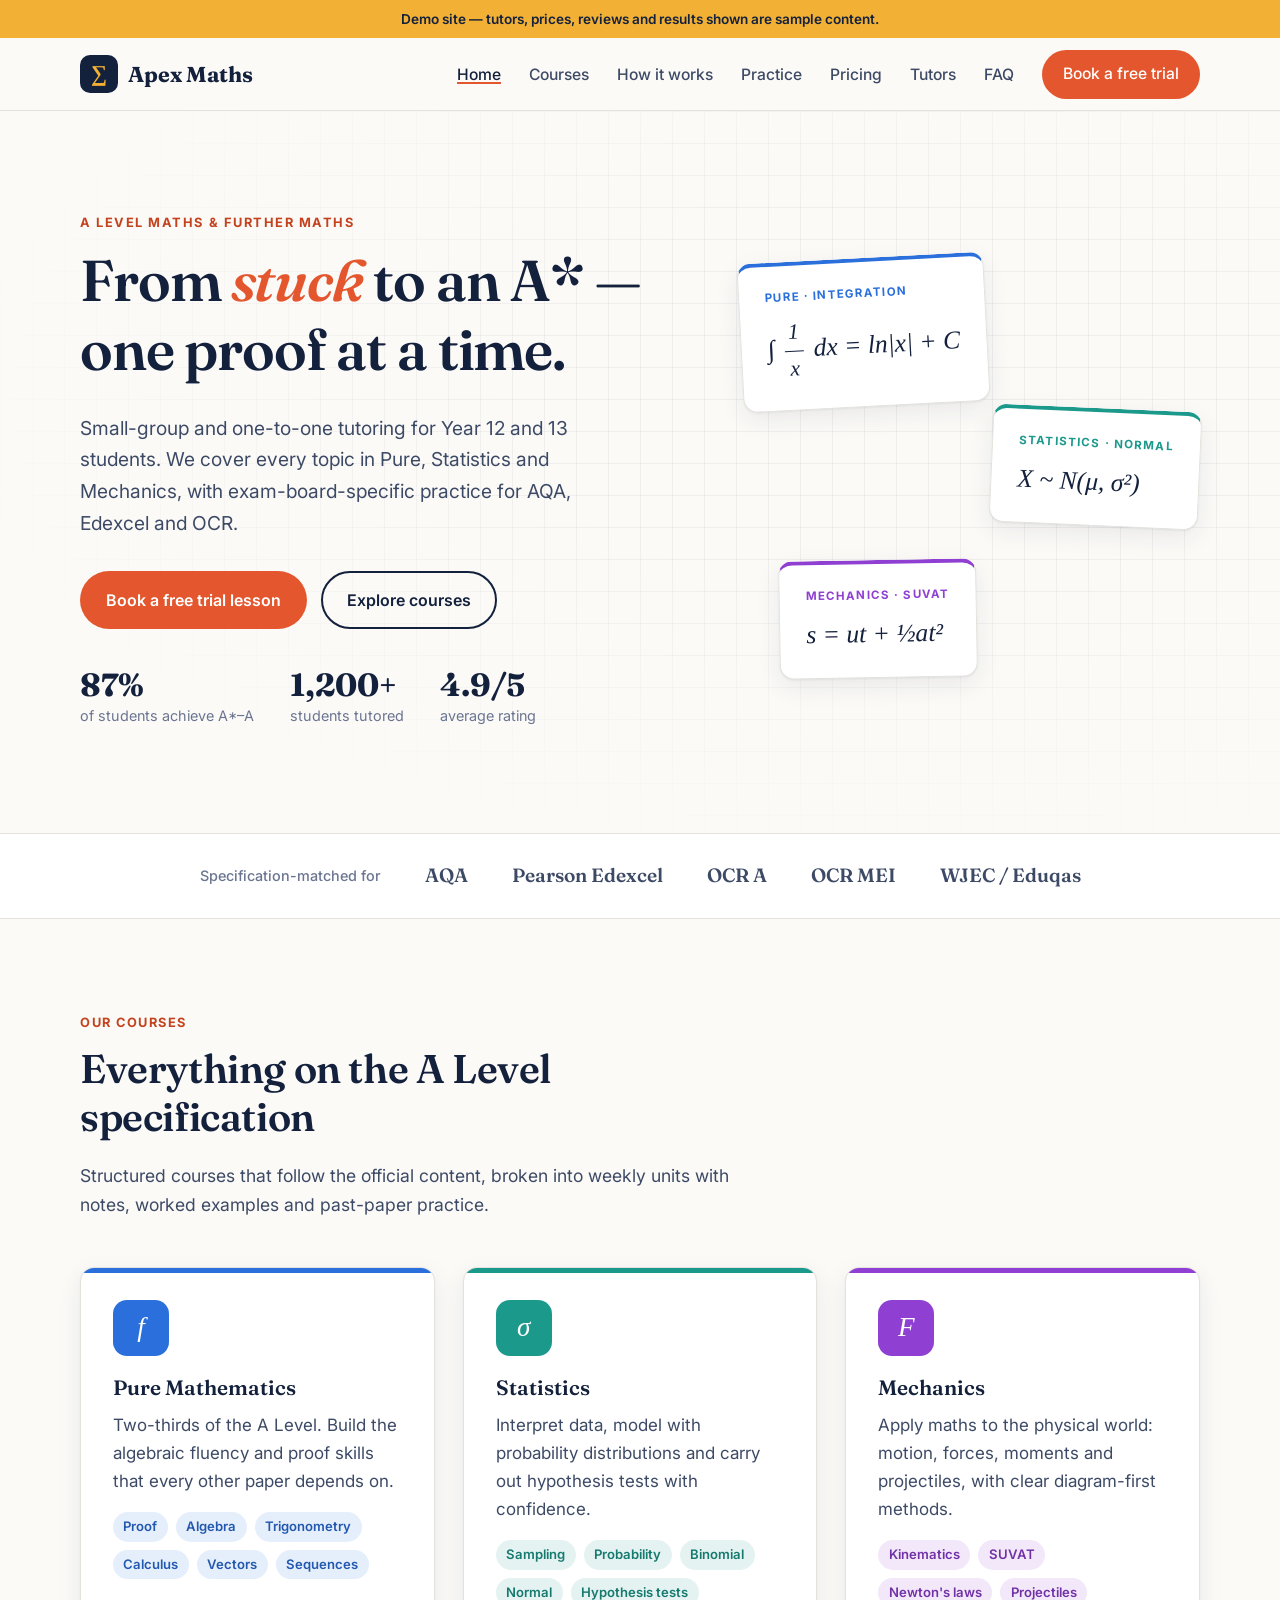
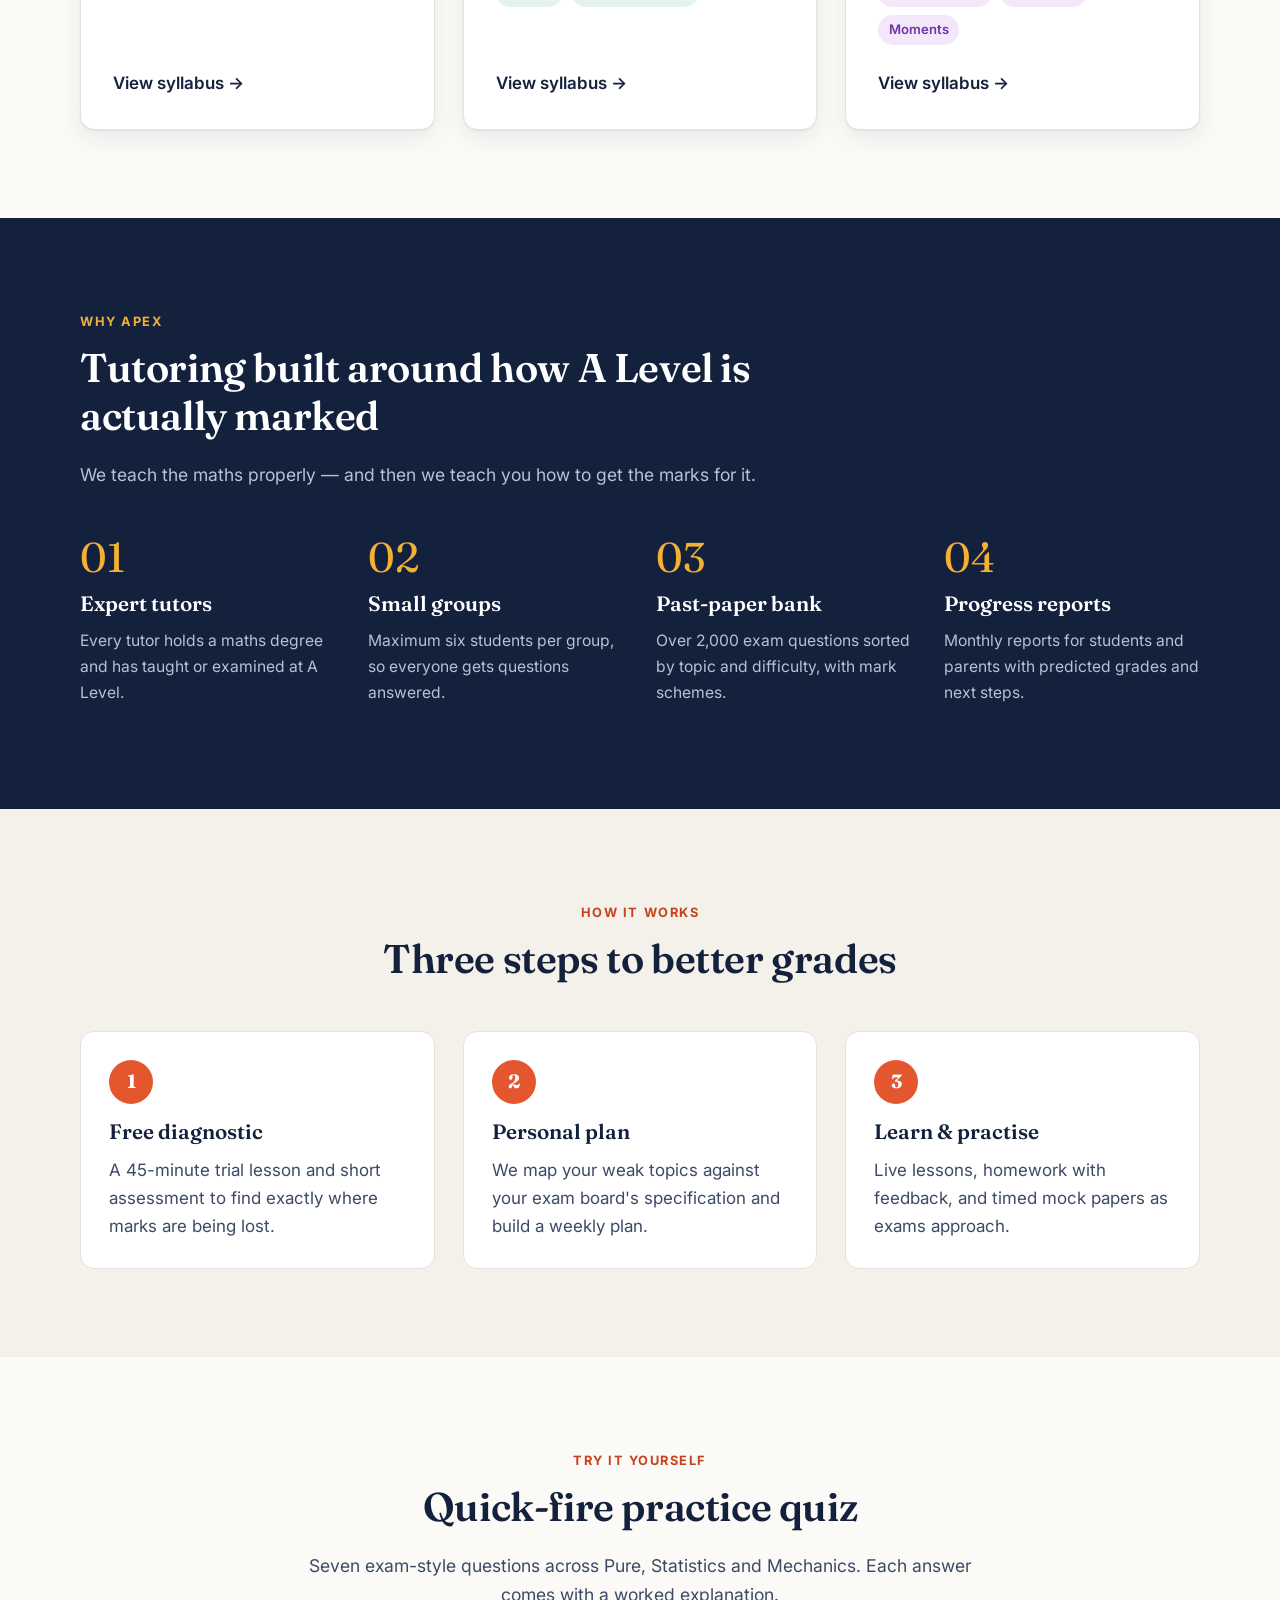
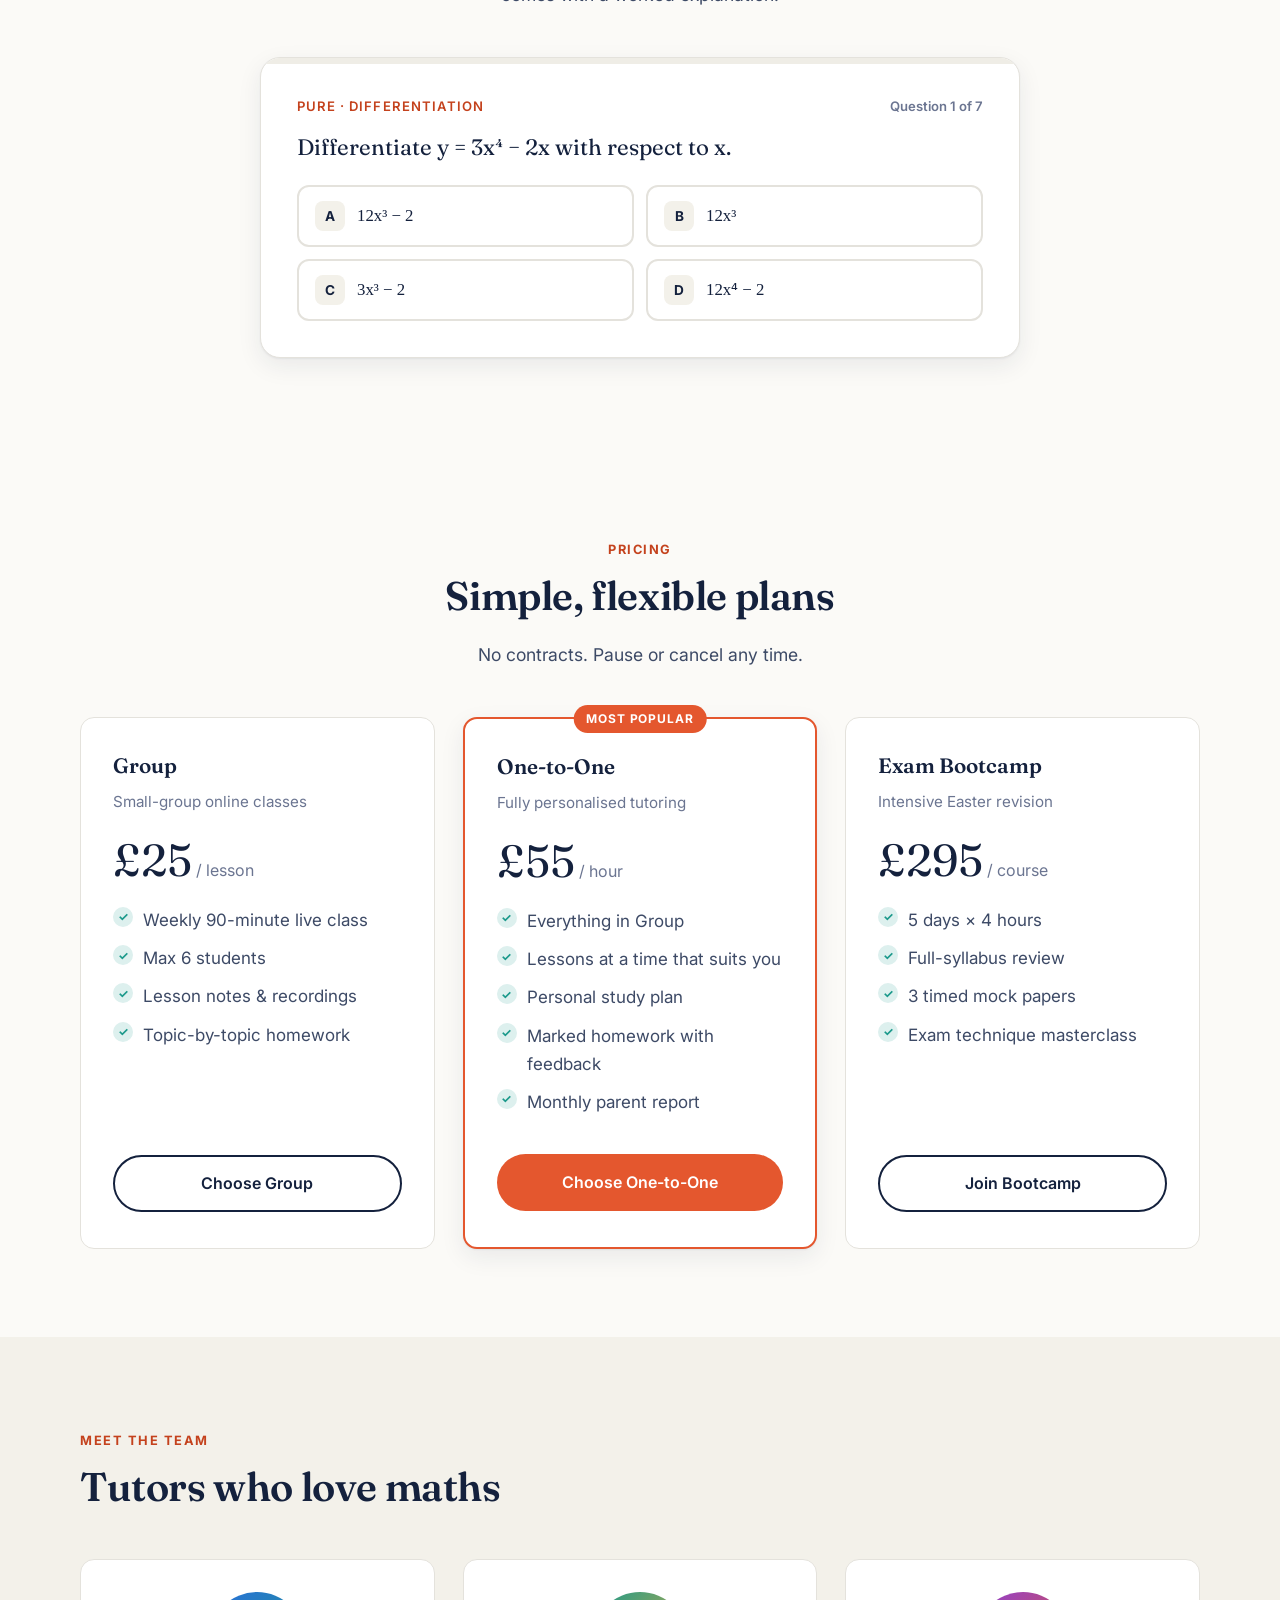
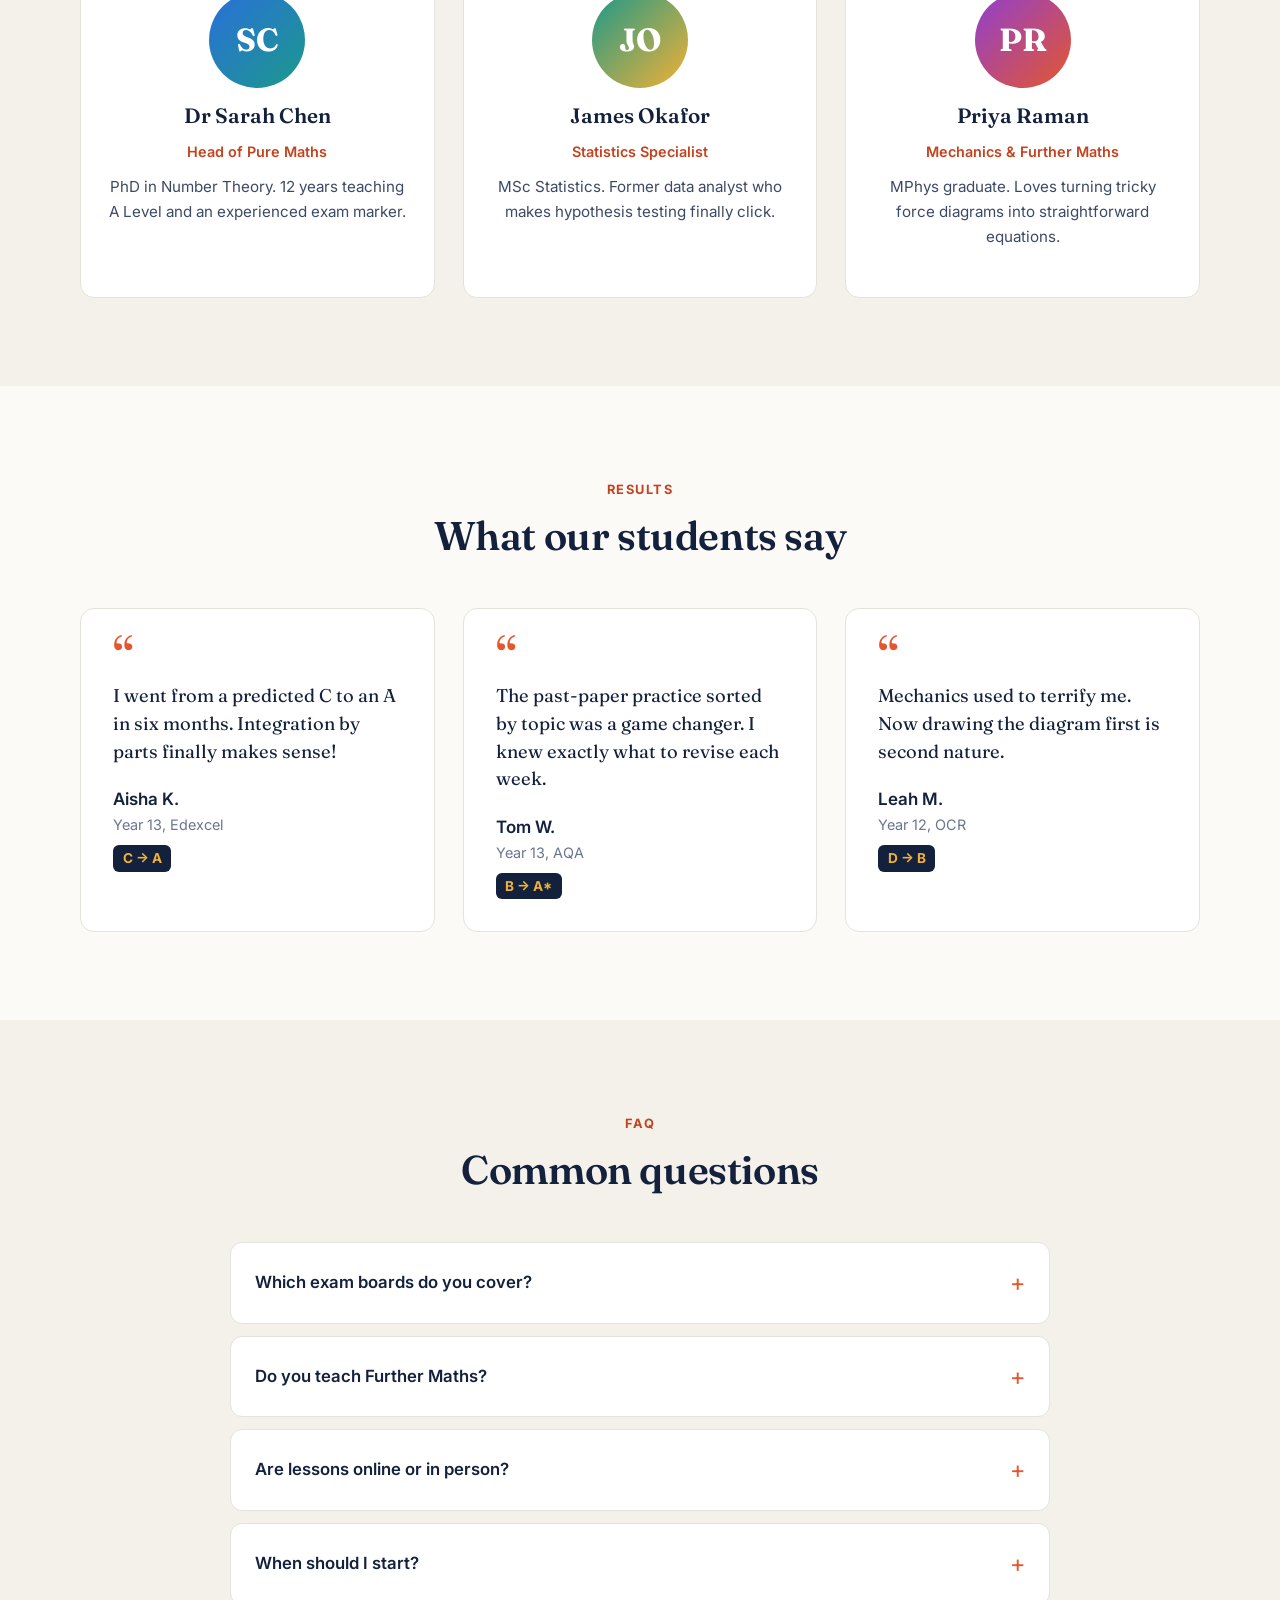
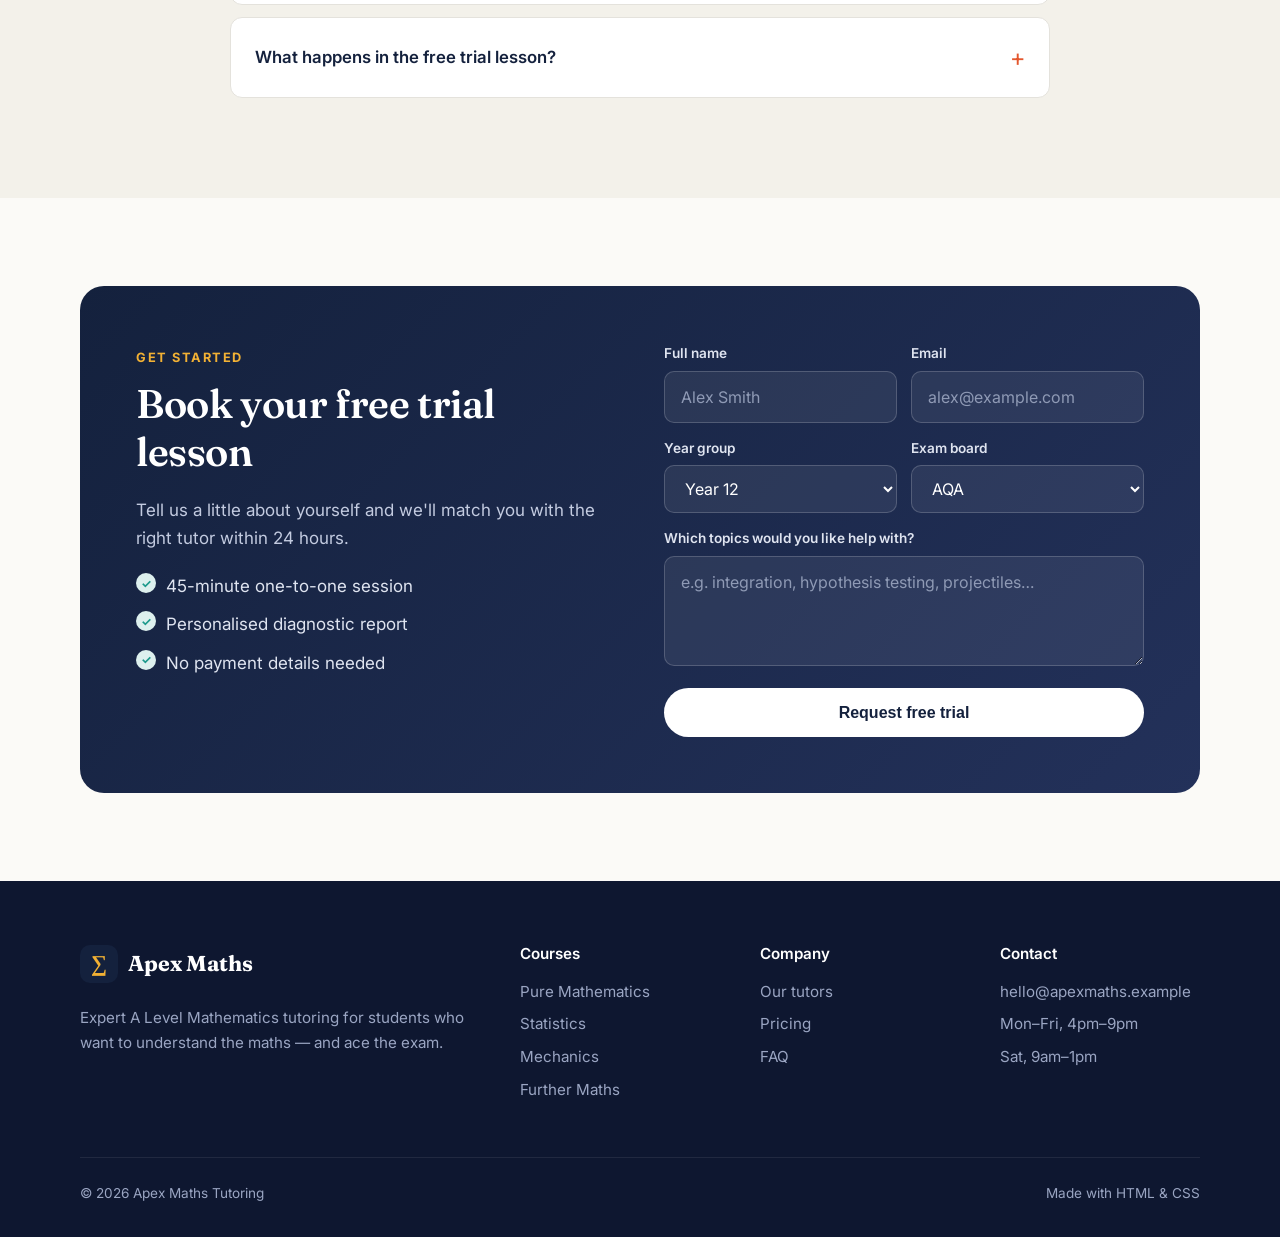
<file: index.html>
<!DOCTYPE html>
<html lang="en">
<head>
  <meta charset="UTF-8">
  <meta name="viewport" content="width=device-width, initial-scale=1.0">
  <title>Apex Maths — A Level Mathematics Tutoring</title>
  <meta name="description" content="Expert A Level Maths and Further Maths tutoring. Pure, Statistics and Mechanics courses for AQA, Edexcel and OCR students.">
  <link rel="preconnect" href="https://fonts.googleapis.com">
  <link rel="preconnect" href="https://fonts.gstatic.com" crossorigin>
  <link href="https://fonts.googleapis.com/css2?family=Fraunces:ital,opsz,wght@0,9..144,500;0,9..144,600;0,9..144,700;1,9..144,500&family=Inter:wght@400;500;600;700&display=swap" rel="stylesheet">
  <link rel="stylesheet" href="styles.css">
</head>
<body>
  <div class="demo-note">Demo site — tutors, prices, reviews and results shown are sample content.</div>

  <!-- ===== Header ===== -->
  <header class="site-header">
    <nav class="container nav" aria-label="Main">
      <a href="index.html" class="logo"><span class="logo-mark">∑</span> Apex Maths</a>

      <input type="checkbox" id="nav-toggle" class="nav-toggle">
      <label for="nav-toggle" class="nav-burger" aria-label="Toggle menu"><span></span></label>

      <ul class="nav-links">
        <li><a href="index.html" aria-current="page">Home</a></li>
        <li><a href="courses.html">Courses</a></li>
        <li><a href="#how">How it works</a></li>
        <li><a href="#practice">Practice</a></li>
        <li><a href="#pricing">Pricing</a></li>
        <li><a href="#tutors">Tutors</a></li>
        <li><a href="#faq">FAQ</a></li>
        <li><a href="#contact" class="btn btn--primary">Book a free trial</a></li>
      </ul>
    </nav>
  </header>

  <main>
    <!-- ===== Hero ===== -->
    <section class="hero">
      <div class="container hero-grid">
        <div>
          <span class="eyebrow">A Level Maths &amp; Further Maths</span>
          <h1>From <em>stuck</em> to an A*&nbsp;— one proof at a time.</h1>
          <p class="hero-lead">
            Small-group and one-to-one tutoring for Year 12 and 13 students.
            We cover every topic in Pure, Statistics and Mechanics, with
            exam-board-specific practice for AQA, Edexcel and OCR.
          </p>
          <div class="hero-actions">
            <a href="#contact" class="btn btn--primary">Book a free trial lesson</a>
            <a href="courses.html" class="btn btn--ghost">Explore courses</a>
          </div>
          <ul class="hero-stats">
            <li><strong>87%</strong><span>of students achieve A*–A</span></li>
            <li><strong>1,200+</strong><span>students tutored</span></li>
            <li><strong>4.9/5</strong><span>average rating</span></li>
          </ul>
        </div>

        <div class="hero-visual" aria-hidden="true">
          <div class="eq-card eq-card--1">
            <small>Pure · Integration</small>
            <div class="big">∫ <span class="frac"><span>1</span><span>x</span></span> dx = ln|x| + C</div>
          </div>
          <div class="eq-card eq-card--2">
            <small>Statistics · Normal</small>
            <div class="big">X ~ N(μ, σ²)</div>
          </div>
          <div class="eq-card eq-card--3">
            <small>Mechanics · SUVAT</small>
            <div class="big">s = ut + ½at²</div>
          </div>
        </div>
      </div>
    </section>

    <!-- ===== Exam boards ===== -->
    <div class="boards">
      <div class="container">
        <span class="label">Specification-matched for</span>
        <span class="board">AQA</span>
        <span class="board">Pearson Edexcel</span>
        <span class="board">OCR A</span>
        <span class="board">OCR MEI</span>
        <span class="board">WJEC / Eduqas</span>
      </div>
    </div>

    <!-- ===== Courses ===== -->
    <section class="section" id="courses">
      <div class="container">
        <div class="section-head">
          <span class="eyebrow">Our courses</span>
          <h2>Everything on the A Level specification</h2>
          <p>Structured courses that follow the official content, broken into
          weekly units with notes, worked examples and past-paper practice.</p>
        </div>

        <div class="grid-3">
          <article class="course-card course-card--pure">
            <div class="course-icon">f</div>
            <h3>Pure Mathematics</h3>
            <p>Two-thirds of the A Level. Build the algebraic fluency and proof
            skills that every other paper depends on.</p>
            <ul class="topic-list">
              <li>Proof</li><li>Algebra</li><li>Trigonometry</li>
              <li>Calculus</li><li>Vectors</li><li>Sequences</li>
            </ul>
            <a href="courses.html#pure" class="more">View syllabus</a>
          </article>

          <article class="course-card course-card--stats">
            <div class="course-icon">σ</div>
            <h3>Statistics</h3>
            <p>Interpret data, model with probability distributions and carry
            out hypothesis tests with confidence.</p>
            <ul class="topic-list">
              <li>Sampling</li><li>Probability</li><li>Binomial</li>
              <li>Normal</li><li>Hypothesis tests</li>
            </ul>
            <a href="courses.html#stats" class="more">View syllabus</a>
          </article>

          <article class="course-card course-card--mech">
            <div class="course-icon">F</div>
            <h3>Mechanics</h3>
            <p>Apply maths to the physical world: motion, forces, moments and
            projectiles, with clear diagram-first methods.</p>
            <ul class="topic-list">
              <li>Kinematics</li><li>SUVAT</li><li>Newton's laws</li>
              <li>Projectiles</li><li>Moments</li>
            </ul>
            <a href="courses.html#mech" class="more">View syllabus</a>
          </article>
        </div>
      </div>
    </section>

    <!-- ===== Why us ===== -->
    <section class="section section--dark">
      <div class="container">
        <div class="section-head">
          <span class="eyebrow" style="color: var(--gold);">Why Apex</span>
          <h2>Tutoring built around how A Level is actually marked</h2>
          <p>We teach the maths properly — and then we teach you how to get the marks for it.</p>
        </div>
        <div class="features">
          <div class="feature">
            <div class="feature-num">01</div>
            <h3>Expert tutors</h3>
            <p>Every tutor holds a maths degree and has taught or examined at A Level.</p>
          </div>
          <div class="feature">
            <div class="feature-num">02</div>
            <h3>Small groups</h3>
            <p>Maximum six students per group, so everyone gets questions answered.</p>
          </div>
          <div class="feature">
            <div class="feature-num">03</div>
            <h3>Past-paper bank</h3>
            <p>Over 2,000 exam questions sorted by topic and difficulty, with mark schemes.</p>
          </div>
          <div class="feature">
            <div class="feature-num">04</div>
            <h3>Progress reports</h3>
            <p>Monthly reports for students and parents with predicted grades and next steps.</p>
          </div>
        </div>
      </div>
    </section>

    <!-- ===== How it works ===== -->
    <section class="section section--alt" id="how">
      <div class="container">
        <div class="section-head section-head--center">
          <span class="eyebrow">How it works</span>
          <h2>Three steps to better grades</h2>
        </div>
        <ol class="steps">
          <li>
            <h3>Free diagnostic</h3>
            <p>A 45-minute trial lesson and short assessment to find exactly where marks are being lost.</p>
          </li>
          <li>
            <h3>Personal plan</h3>
            <p>We map your weak topics against your exam board's specification and build a weekly plan.</p>
          </li>
          <li>
            <h3>Learn &amp; practise</h3>
            <p>Live lessons, homework with feedback, and timed mock papers as exams approach.</p>
          </li>
        </ol>
      </div>
    </section>

    <!-- ===== Practice quiz ===== -->
    <section class="section" id="practice">
      <div class="container">
        <div class="section-head section-head--center">
          <span class="eyebrow">Try it yourself</span>
          <h2>Quick-fire practice quiz</h2>
          <p>Seven exam-style questions across Pure, Statistics and Mechanics. Each answer comes with a worked explanation.</p>
        </div>

        <div class="quiz" id="quiz">
          <noscript><p class="quiz-noscript">Turn on JavaScript to try the practice quiz.</p></noscript>
          <div class="quiz-progress-bar" aria-hidden="true"><span></span></div>
          <div class="quiz-body">
            <div class="quiz-meta">
              <span class="quiz-topic"></span>
              <span class="quiz-count"></span>
            </div>
            <p class="quiz-question"></p>
            <div class="quiz-options"></div>
            <p class="quiz-feedback" hidden aria-live="polite"></p>
            <button type="button" class="btn btn--primary quiz-next" hidden>Next question →</button>
          </div>
          <div class="quiz-result" hidden>
            <span class="eyebrow">Your score</span>
            <div class="quiz-score"></div>
            <p class="quiz-message"></p>
            <p class="quiz-best"></p>
            <div class="hero-actions" style="justify-content:center; margin:0;">
              <button type="button" class="btn btn--ghost quiz-restart">Try again</button>
              <a href="#contact" class="btn btn--primary">Book a free trial</a>
            </div>
          </div>
        </div>
      </div>
    </section>

    <!-- ===== Pricing ===== -->
    <section class="section" id="pricing">
      <div class="container">
        <div class="section-head section-head--center">
          <span class="eyebrow">Pricing</span>
          <h2>Simple, flexible plans</h2>
          <p>No contracts. Pause or cancel any time.</p>
        </div>
        <div class="pricing">
          <div class="plan">
            <h3>Group</h3>
            <p class="plan-desc">Small-group online classes</p>
            <div class="plan-price">£25<span> / lesson</span></div>
            <ul class="checklist">
              <li>Weekly 90-minute live class</li>
              <li>Max 6 students</li>
              <li>Lesson notes &amp; recordings</li>
              <li>Topic-by-topic homework</li>
            </ul>
            <a href="#contact" class="btn btn--ghost btn--block">Choose Group</a>
          </div>

          <div class="plan plan--featured">
            <span class="plan-badge">Most popular</span>
            <h3>One-to-One</h3>
            <p class="plan-desc">Fully personalised tutoring</p>
            <div class="plan-price">£55<span> / hour</span></div>
            <ul class="checklist">
              <li>Everything in Group</li>
              <li>Lessons at a time that suits you</li>
              <li>Personal study plan</li>
              <li>Marked homework with feedback</li>
              <li>Monthly parent report</li>
            </ul>
            <a href="#contact" class="btn btn--primary btn--block">Choose One-to-One</a>
          </div>

          <div class="plan">
            <h3>Exam Bootcamp</h3>
            <p class="plan-desc">Intensive Easter revision</p>
            <div class="plan-price">£295<span> / course</span></div>
            <ul class="checklist">
              <li>5 days × 4 hours</li>
              <li>Full-syllabus review</li>
              <li>3 timed mock papers</li>
              <li>Exam technique masterclass</li>
            </ul>
            <a href="#contact" class="btn btn--ghost btn--block">Join Bootcamp</a>
          </div>
        </div>
      </div>
    </section>

    <!-- ===== Tutors ===== -->
    <section class="section section--alt" id="tutors">
      <div class="container">
        <div class="section-head">
          <span class="eyebrow">Meet the team</span>
          <h2>Tutors who love maths</h2>
        </div>
        <div class="grid-3">
          <div class="tutor">
            <div class="avatar" style="--a1:#2a6fdb; --a2:#1b998b;">SC</div>
            <h3>Dr Sarah Chen</h3>
            <div class="role">Head of Pure Maths</div>
            <p>PhD in Number Theory. 12 years teaching A Level and an experienced exam marker.</p>
          </div>
          <div class="tutor">
            <div class="avatar" style="--a1:#1b998b; --a2:#f2b134;">JO</div>
            <h3>James Okafor</h3>
            <div class="role">Statistics Specialist</div>
            <p>MSc Statistics. Former data analyst who makes hypothesis testing finally click.</p>
          </div>
          <div class="tutor">
            <div class="avatar" style="--a1:#8f3fd1; --a2:#e4572e;">PR</div>
            <h3>Priya Raman</h3>
            <div class="role">Mechanics &amp; Further Maths</div>
            <p>MPhys graduate. Loves turning tricky force diagrams into straightforward equations.</p>
          </div>
        </div>
      </div>
    </section>

    <!-- ===== Testimonials ===== -->
    <section class="section">
      <div class="container">
        <div class="section-head section-head--center">
          <span class="eyebrow">Results</span>
          <h2>What our students say</h2>
        </div>
        <div class="grid-3">
          <figure class="quote">
            <blockquote>I went from a predicted C to an A in six months. Integration by parts finally makes sense!</blockquote>
            <figcaption>Aisha K.<span>Year 13, Edexcel</span><span class="grade">C → A</span></figcaption>
          </figure>
          <figure class="quote">
            <blockquote>The past-paper practice sorted by topic was a game changer. I knew exactly what to revise each week.</blockquote>
            <figcaption>Tom W.<span>Year 13, AQA</span><span class="grade">B → A*</span></figcaption>
          </figure>
          <figure class="quote">
            <blockquote>Mechanics used to terrify me. Now drawing the diagram first is second nature.</blockquote>
            <figcaption>Leah M.<span>Year 12, OCR</span><span class="grade">D → B</span></figcaption>
          </figure>
        </div>
      </div>
    </section>

    <!-- ===== FAQ ===== -->
    <section class="section section--alt" id="faq">
      <div class="container">
        <div class="section-head section-head--center">
          <span class="eyebrow">FAQ</span>
          <h2>Common questions</h2>
        </div>
        <div class="faq">
          <details>
            <summary>Which exam boards do you cover?</summary>
            <p>We teach AQA, Pearson Edexcel, OCR A, OCR MEI and WJEC/Eduqas. Your tutor will use practice questions written for your specific board.</p>
          </details>
          <details>
            <summary>Do you teach Further Maths?</summary>
            <p>Yes. We offer Further Pure (complex numbers, matrices, polar coordinates, hyperbolic functions) plus Further Statistics and Further Mechanics options.</p>
          </details>
          <details>
            <summary>Are lessons online or in person?</summary>
            <p>All lessons run live online with a shared digital whiteboard. Every session is recorded so you can rewatch it while revising.</p>
          </details>
          <details>
            <summary>When should I start?</summary>
            <p>The earlier the better, but it's never too late. Many students join in Year 12 to build foundations; others join in Year 13 for focused exam preparation.</p>
          </details>
          <details>
            <summary>What happens in the free trial lesson?</summary>
            <p>You'll meet your tutor, work through a short diagnostic on key topics, and receive a written summary of strengths and areas to improve. No obligation to continue.</p>
          </details>
        </div>
      </div>
    </section>

    <!-- ===== Contact ===== -->
    <section class="section" id="contact">
      <div class="container">
        <div class="cta">
          <div>
            <span class="eyebrow" style="color: var(--gold);">Get started</span>
            <h2>Book your free trial lesson</h2>
            <p>Tell us a little about yourself and we'll match you with the right tutor within 24 hours.</p>
            <ul class="checklist">
              <li style="color:#dfe4f0;">45-minute one-to-one session</li>
              <li style="color:#dfe4f0;">Personalised diagnostic report</li>
              <li style="color:#dfe4f0;">No payment details needed</li>
            </ul>
          </div>
          <form class="form" id="booking-form" action="#" method="post">
            <div class="form-row">
              <div>
                <label for="name">Full name</label>
                <input id="name" name="name" type="text" placeholder="Alex Smith" required>
              </div>
              <div>
                <label for="email">Email</label>
                <input id="email" name="email" type="email" placeholder="alex@example.com" required>
              </div>
            </div>
            <div class="form-row">
              <div>
                <label for="year">Year group</label>
                <select id="year" name="year">
                  <option>Year 12</option>
                  <option>Year 13</option>
                  <option>Resitting</option>
                </select>
              </div>
              <div>
                <label for="board">Exam board</label>
                <select id="board" name="board">
                  <option>AQA</option>
                  <option>Edexcel</option>
                  <option>OCR A</option>
                  <option>OCR MEI</option>
                  <option>WJEC / Eduqas</option>
                  <option>Not sure</option>
                </select>
              </div>
            </div>
            <div>
              <label for="message">Which topics would you like help with?</label>
              <textarea id="message" name="message" placeholder="e.g. integration, hypothesis testing, projectiles…"></textarea>
            </div>
            <button type="submit" class="btn btn--light btn--block">Request free trial</button>
          </form>
          <div class="form-success" hidden tabindex="-1" aria-live="polite">
            <div class="form-success-icon">✓</div>
            <h3>Thanks, <span class="form-success-name"></span>!</h3>
            <p>Your free trial request (<span class="form-success-detail"></span>) has been noted.
            In a live site, a tutor would now email you within 24 hours.</p>
            <button type="button" class="btn btn--light form-again">Send another request</button>
          </div>
        </div>
      </div>
    </section>
  </main>

  <!-- ===== Footer ===== -->
  <footer class="site-footer">
    <div class="container">
      <div class="footer-grid">
        <div>
          <a href="index.html" class="logo"><span class="logo-mark">∑</span> Apex Maths</a>
          <p>Expert A Level Mathematics tutoring for students who want to understand the maths — and ace the exam.</p>
        </div>
        <div>
          <h4>Courses</h4>
          <ul>
            <li><a href="courses.html#pure">Pure Mathematics</a></li>
            <li><a href="courses.html#stats">Statistics</a></li>
            <li><a href="courses.html#mech">Mechanics</a></li>
            <li><a href="courses.html#further">Further Maths</a></li>
          </ul>
        </div>
        <div>
          <h4>Company</h4>
          <ul>
            <li><a href="#tutors">Our tutors</a></li>
            <li><a href="#pricing">Pricing</a></li>
            <li><a href="#faq">FAQ</a></li>
          </ul>
        </div>
        <div>
          <h4>Contact</h4>
          <ul>
            <li><a href="mailto:hello@apexmaths.example">hello@apexmaths.example</a></li>
            <li>Mon–Fri, 4pm–9pm</li>
            <li>Sat, 9am–1pm</li>
          </ul>
        </div>
      </div>
      <div class="footer-bottom">
        <span>© <span class="js-year">2026</span> Apex Maths Tutoring</span>
        <span>Made with HTML &amp; CSS</span>
      </div>
    </div>
  </footer>

  <script src="script.js" defer></script>
</body>
</html>
</file>
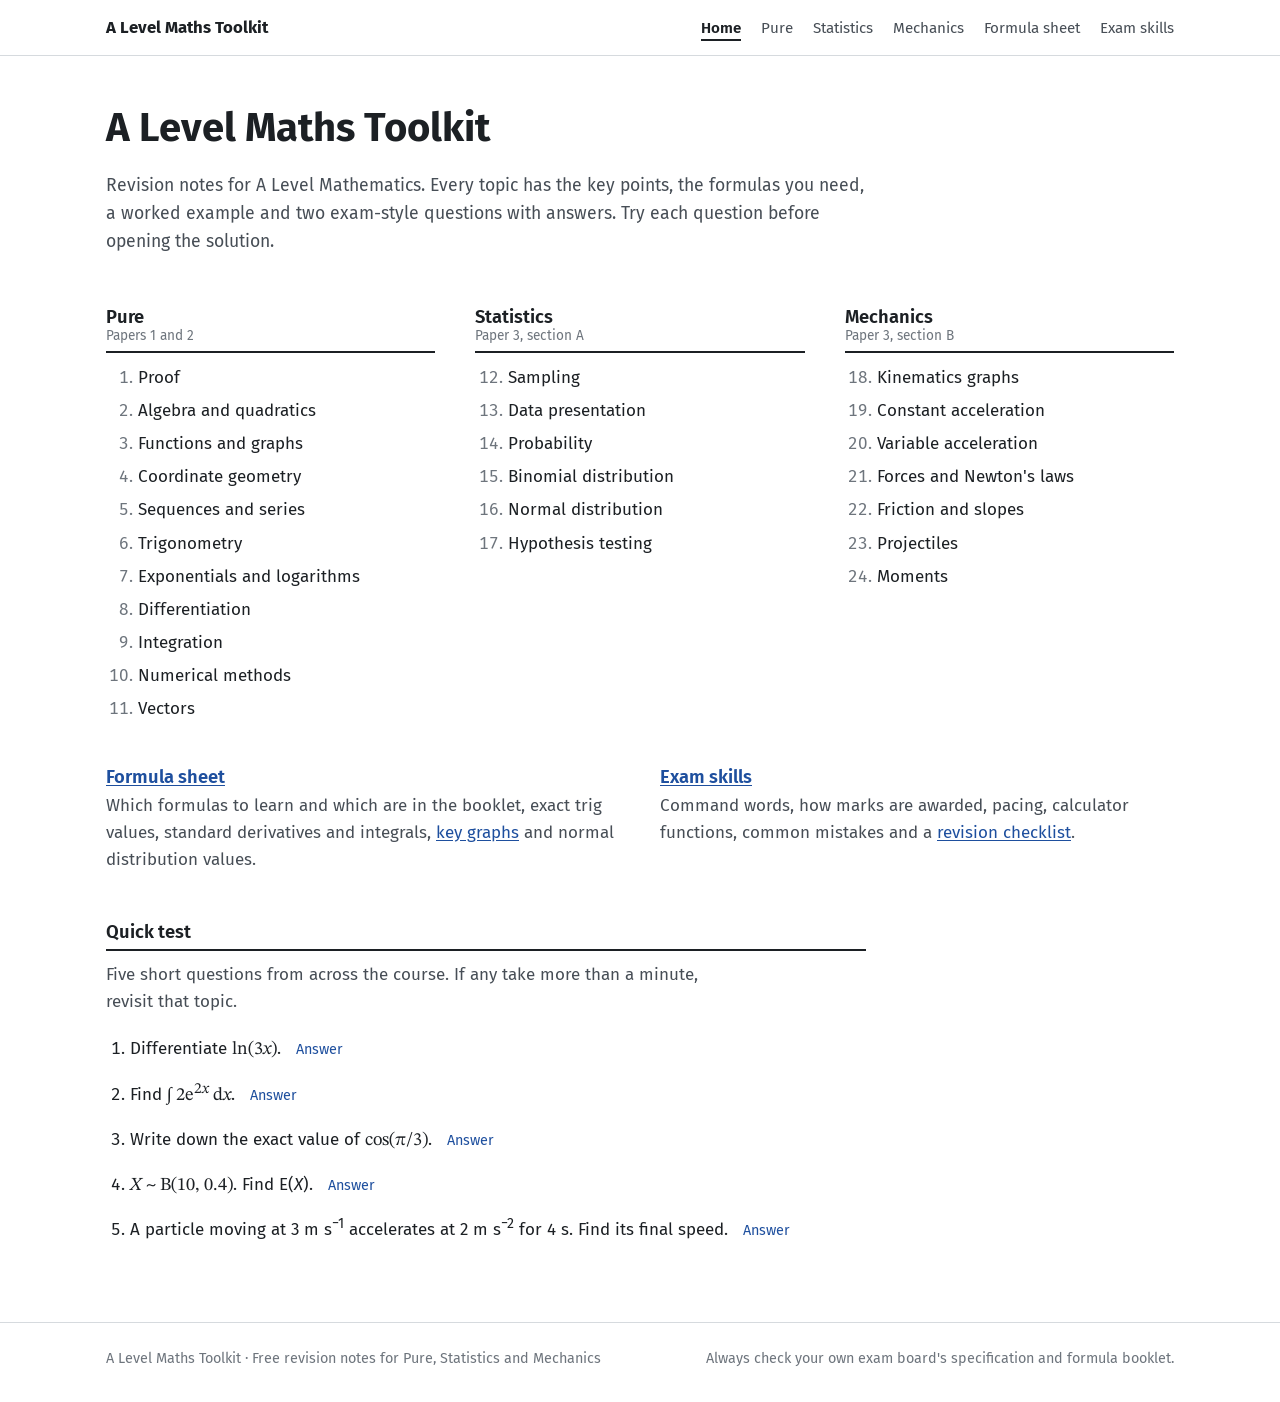
<file: study-tools/index.html>
<!DOCTYPE html>
<html lang="en">
<head>
  <meta charset="UTF-8">
  <meta name="viewport" content="width=device-width, initial-scale=1, viewport-fit=cover">
  <title>A Level Maths Toolkit</title>
  <meta name="claude:viewport-fit-sides" content="cover">
  <meta name="description" content="Free A Level Maths study tools: revision notes, key formulas, worked examples, practice questions, a formula sheet and exam skills.">
  <link rel="preconnect" href="https://fonts.googleapis.com">
  <link rel="preconnect" href="https://fonts.gstatic.com" crossorigin>
  <link rel="stylesheet" href="https://fonts.googleapis.com/css2?family=Fira+Sans:ital,wght@0,400;0,600;0,700;1,400&family=STIX+Two+Text:ital@0;1&display=swap">
  <link rel="stylesheet" href="study.css">
</head>
<body>

<header class="top">
  <div class="wrap">
    <a class="brand" href="index.html"><b>∂</b> A Level Maths Toolkit</a>
    <nav aria-label="Main">
      <ul class="menu">
        <li><a href="index.html" aria-current="page">Home</a></li>
        <li><a href="pure.html">Pure</a></li>
        <li><a href="statistics.html">Statistics</a></li>
        <li><a href="mechanics.html">Mechanics</a></li>
        <li><a href="formulas.html">Formula sheet</a></li>
        <li><a href="exam.html">Exam skills</a></li>
      </ul>
    </nav>
  </div>
</header>

<main class="wrap">
  <div class="intro">
    <h1>A Level Maths Toolkit</h1>
    <p>Revision notes for A Level Mathematics. Every topic has the key points, the formulas you need, a worked example and two exam-style questions with answers. Try each question before opening the solution.</p>
  </div>

  <div class="contents">
    <section>
      <h2><a href="pure.html">Pure</a><span class="meta">Papers 1 and 2</span></h2>
      <ol>
        <li><a href="pure.html#proof">Proof</a></li>
        <li><a href="pure.html#algebra">Algebra and quadratics</a></li>
        <li><a href="pure.html#functions">Functions and graphs</a></li>
        <li><a href="pure.html#coordinates">Coordinate geometry</a></li>
        <li><a href="pure.html#series">Sequences and series</a></li>
        <li><a href="pure.html#trig">Trigonometry</a></li>
        <li><a href="pure.html#logs">Exponentials and logarithms</a></li>
        <li><a href="pure.html#differentiation">Differentiation</a></li>
        <li><a href="pure.html#integration">Integration</a></li>
        <li><a href="pure.html#numerical">Numerical methods</a></li>
        <li><a href="pure.html#vectors">Vectors</a></li>
      </ol>
    </section>
    <section>
      <h2><a href="statistics.html">Statistics</a><span class="meta">Paper 3, section A</span></h2>
      <ol start="12">
        <li><a href="statistics.html#sampling">Sampling</a></li>
        <li><a href="statistics.html#data">Data presentation</a></li>
        <li><a href="statistics.html#probability">Probability</a></li>
        <li><a href="statistics.html#binomial">Binomial distribution</a></li>
        <li><a href="statistics.html#normal">Normal distribution</a></li>
        <li><a href="statistics.html#hypothesis">Hypothesis testing</a></li>
      </ol>
    </section>
    <section>
      <h2><a href="mechanics.html">Mechanics</a><span class="meta">Paper 3, section B</span></h2>
      <ol start="18">
        <li><a href="mechanics.html#graphs">Kinematics graphs</a></li>
        <li><a href="mechanics.html#suvat">Constant acceleration</a></li>
        <li><a href="mechanics.html#variable">Variable acceleration</a></li>
        <li><a href="mechanics.html#forces">Forces and Newton's laws</a></li>
        <li><a href="mechanics.html#friction">Friction and slopes</a></li>
        <li><a href="mechanics.html#projectiles">Projectiles</a></li>
        <li><a href="mechanics.html#moments">Moments</a></li>
      </ol>
    </section>
  </div>

  <div class="also">
    <section>
      <h2><a href="formulas.html">Formula sheet</a></h2>
      <p>Which formulas to learn and which are in the booklet, exact trig values, standard derivatives and integrals, <a href="formulas.html#graphs">key graphs</a> and normal distribution values.</p>
    </section>
    <section>
      <h2><a href="exam.html">Exam skills</a></h2>
      <p>Command words, how marks are awarded, pacing, calculator functions, common mistakes and a <a href="exam.html#checklist">revision checklist</a>.</p>
    </section>
  </div>

  <section class="quick">
    <h2>Quick test</h2>
    <p class="section-intro">Five short questions from across the course. If any take more than a minute, revisit that topic.</p>
    <ol>
      <li>Differentiate <span class="m">ln(3<i>x</i>)</span>.
        <details><summary>Answer</summary><p>1/x, since ln 3x = ln 3 + ln x</p></details></li>
      <li>Find <span class="m">∫ 2e<sup>2<i>x</i></sup> d<i>x</i></span>.
        <details><summary>Answer</summary><p>e<sup>2x</sup> + c</p></details></li>
      <li>Write down the exact value of <span class="m">cos(π/3)</span>.
        <details><summary>Answer</summary><p>1/2</p></details></li>
      <li><span class="m"><i>X</i> ~ B(10, 0.4)</span>. Find E(<i>X</i>).
        <details><summary>Answer</summary><p>4</p></details></li>
      <li>A particle moving at 3 m s<sup>−1</sup> accelerates at 2 m s<sup>−2</sup> for 4 s. Find its final speed.
        <details><summary>Answer</summary><p>11 m s<sup>−1</sup></p></details></li>
    </ol>
  </section>
</main>

<footer class="foot">
  <div class="wrap">
    <span>A Level Maths Toolkit · Free revision notes for Pure, Statistics and Mechanics</span>
    <span>Always check your own exam board's specification and formula booklet.</span>
  </div>
</footer>

</body>
</html>
</file>
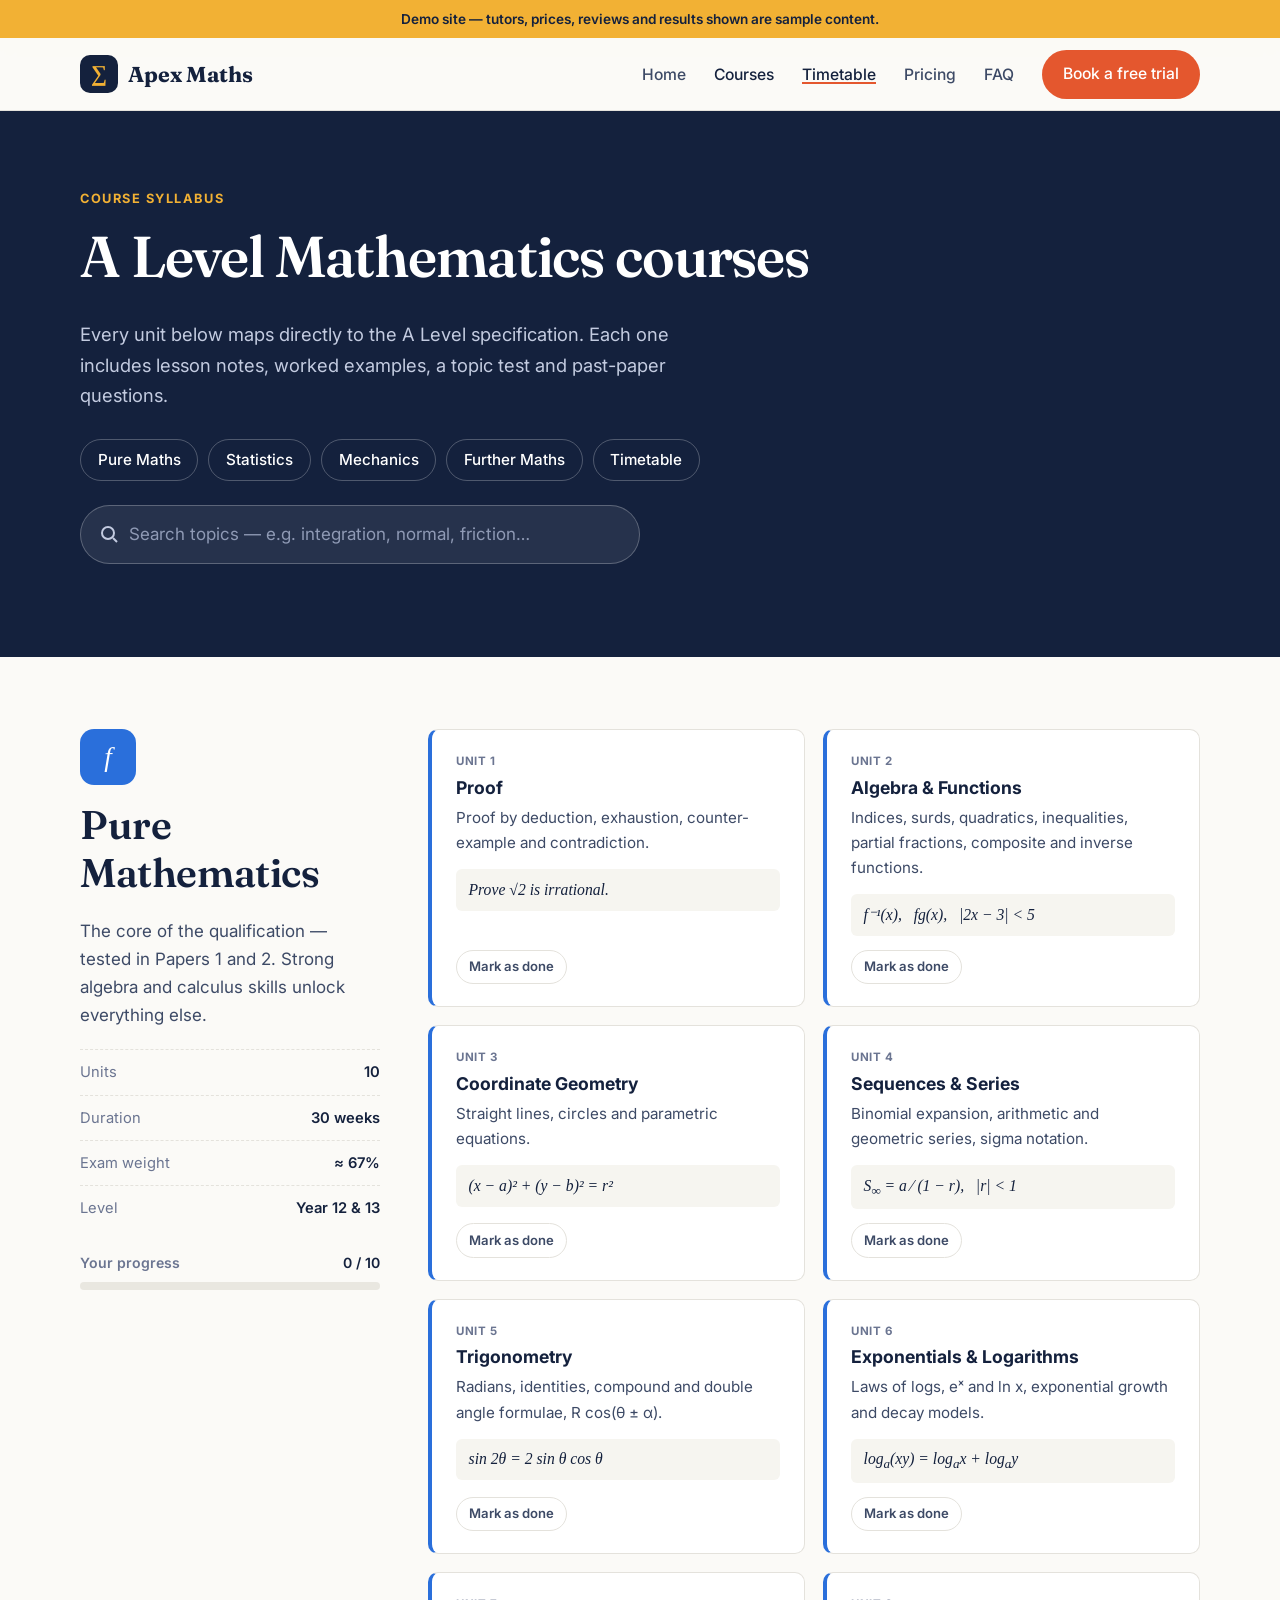
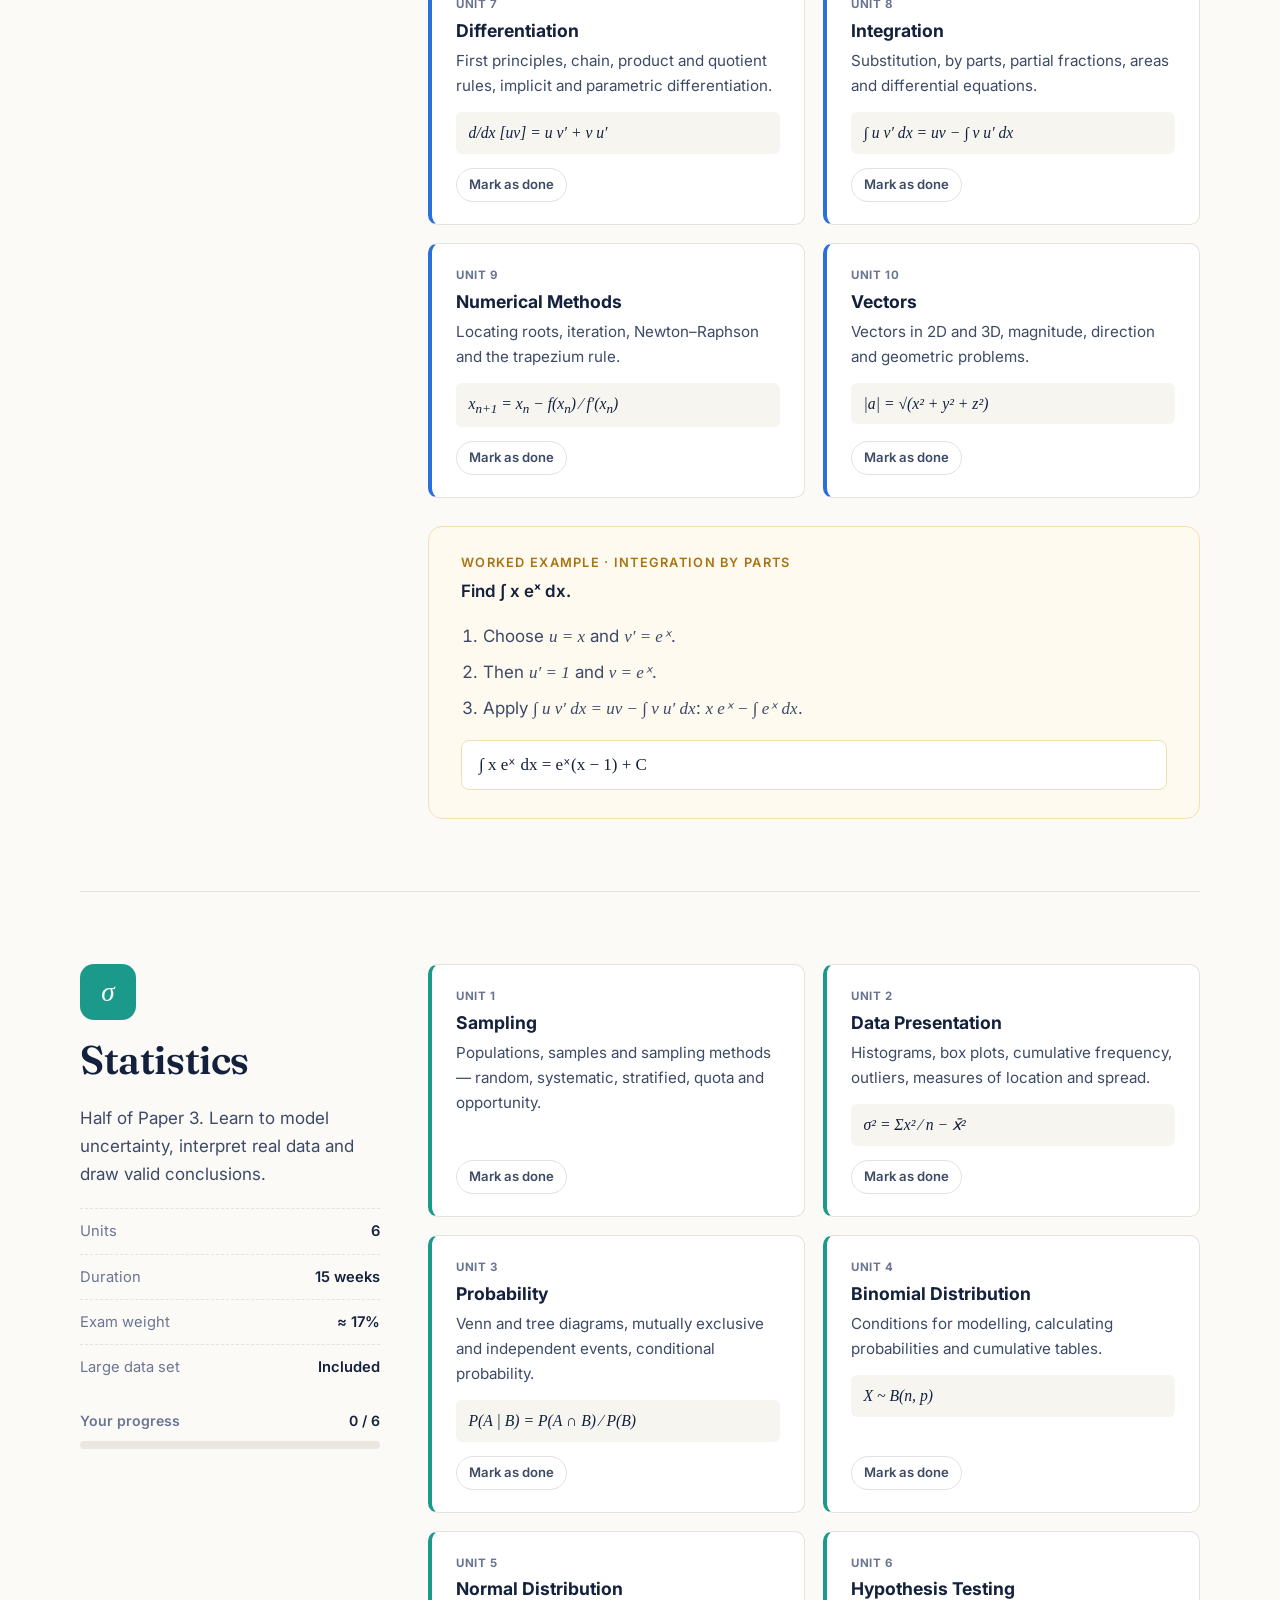
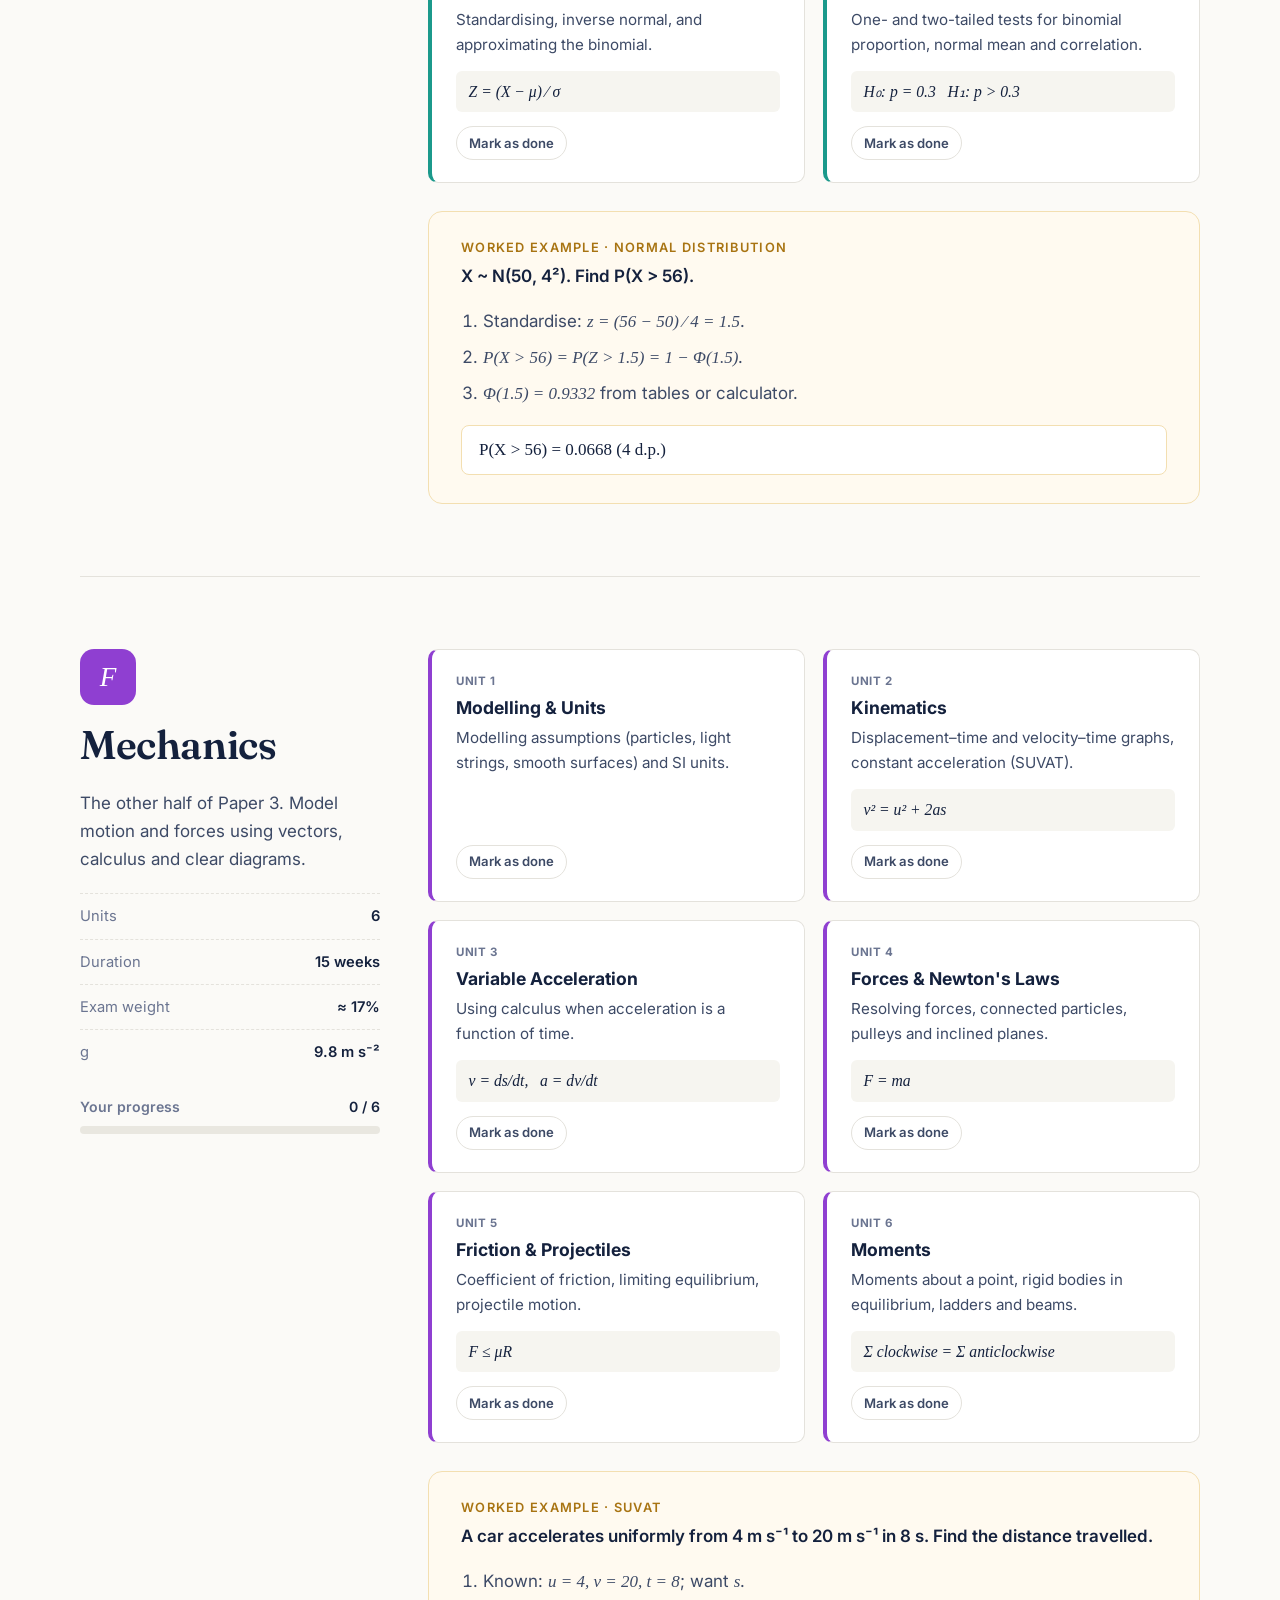
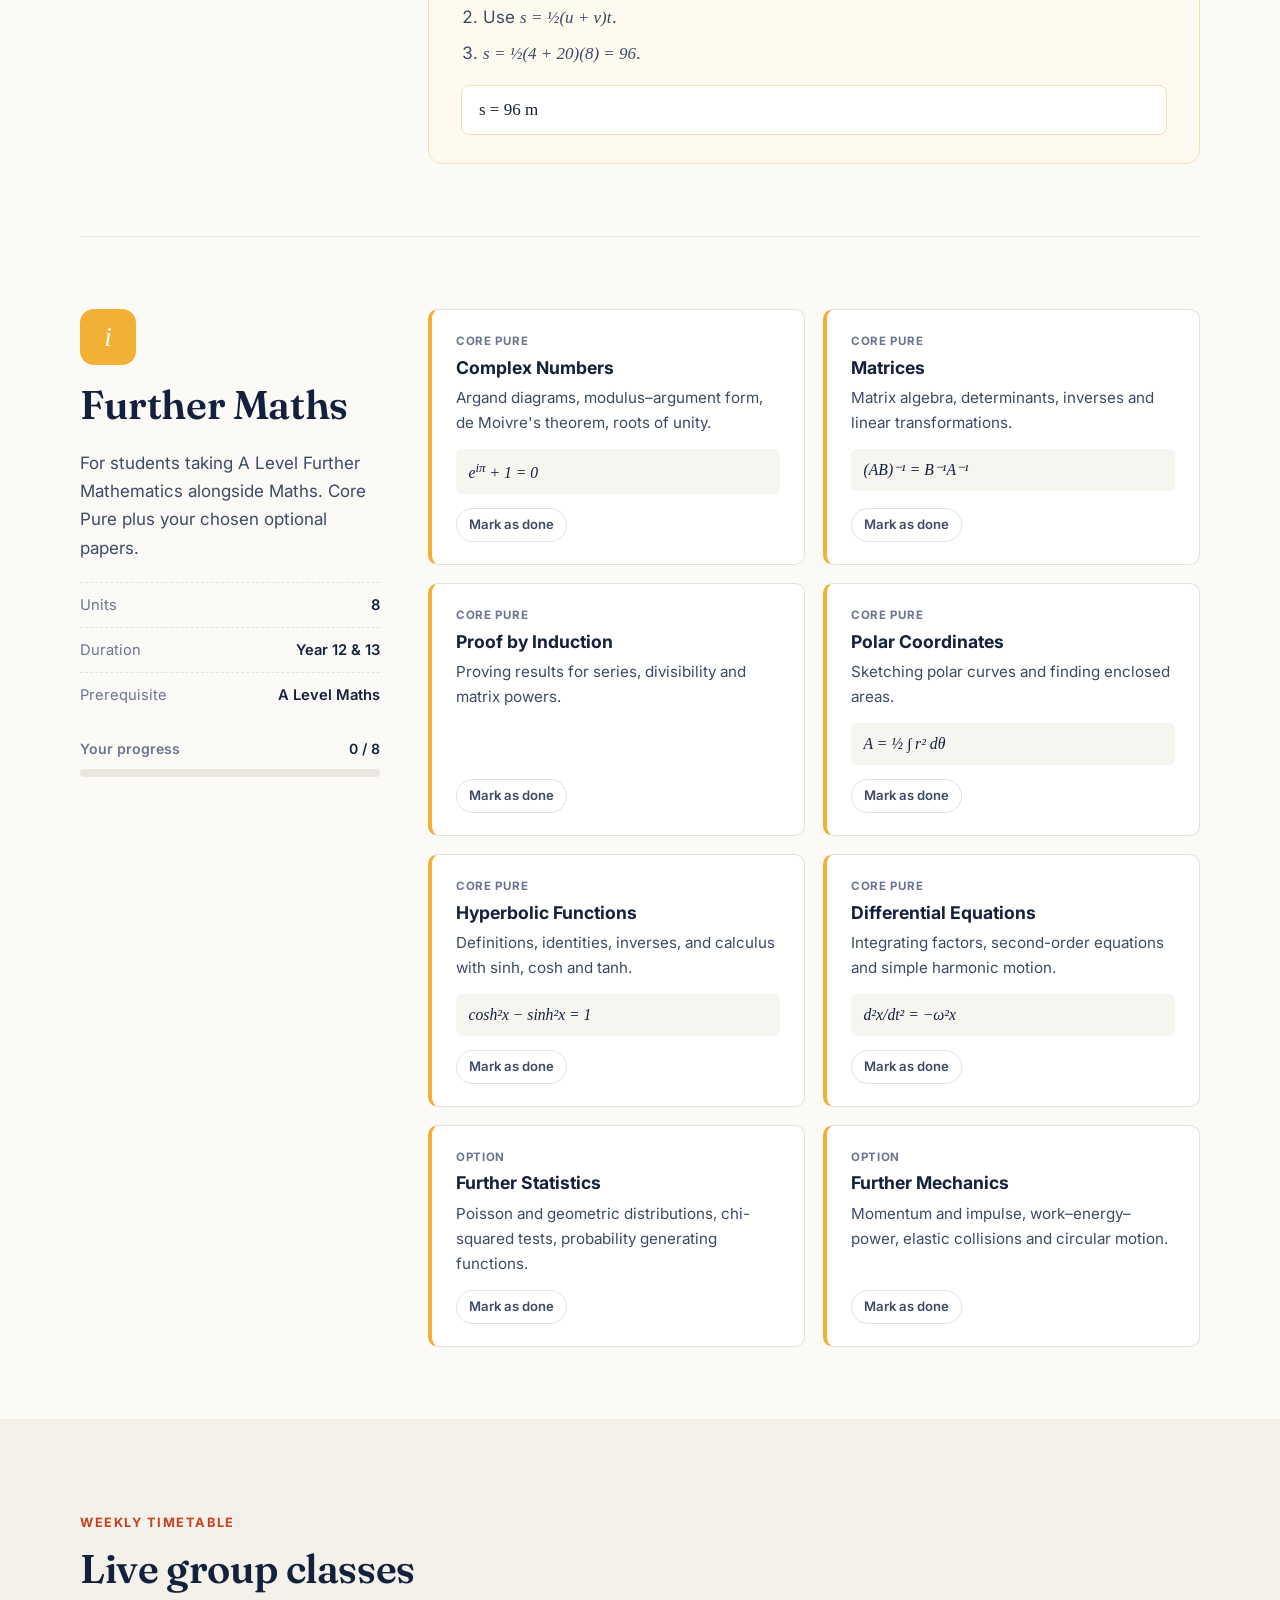
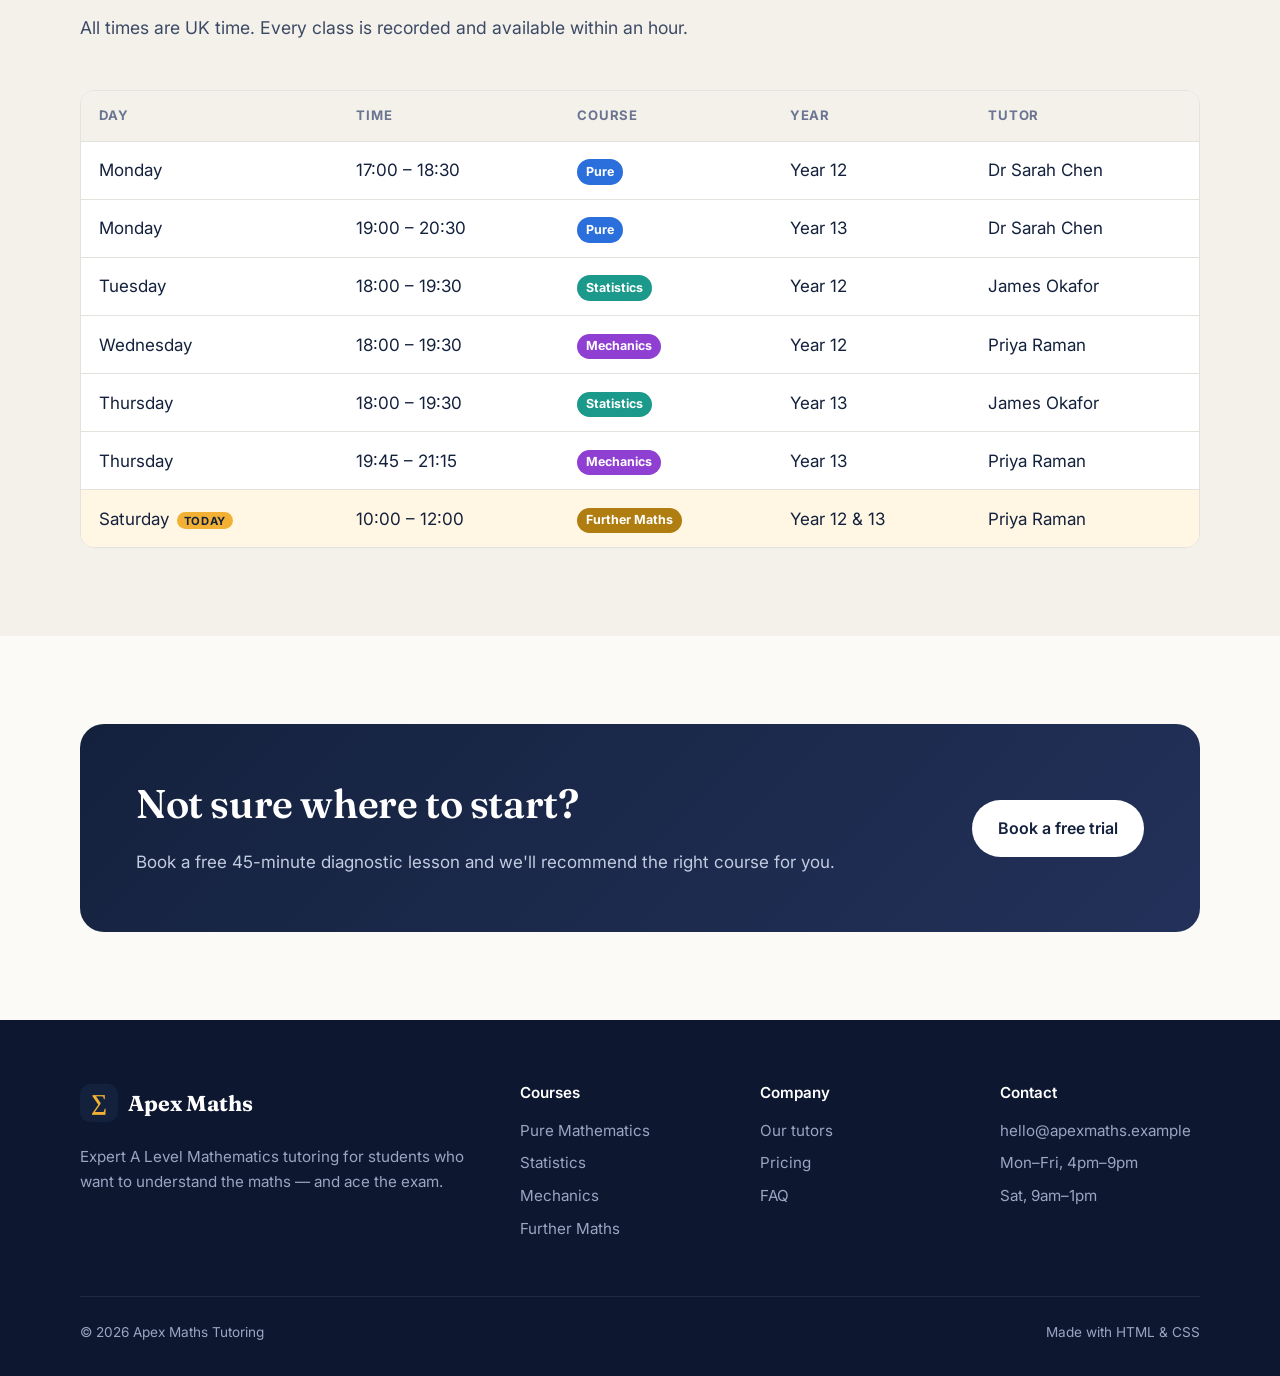
<file: courses.html>
<!DOCTYPE html>
<html lang="en">
<head>
  <meta charset="UTF-8">
  <meta name="viewport" content="width=device-width, initial-scale=1.0">
  <title>Courses — Apex Maths A Level Tutoring</title>
  <meta name="description" content="Full A Level Maths syllabus: Pure Mathematics, Statistics, Mechanics and Further Maths, with worked examples and a weekly timetable.">
  <link rel="preconnect" href="https://fonts.googleapis.com">
  <link rel="preconnect" href="https://fonts.gstatic.com" crossorigin>
  <link href="https://fonts.googleapis.com/css2?family=Fraunces:ital,opsz,wght@0,9..144,500;0,9..144,600;0,9..144,700;1,9..144,500&family=Inter:wght@400;500;600;700&display=swap" rel="stylesheet">
  <link rel="stylesheet" href="styles.css">
</head>
<body>
  <div class="demo-note">Demo site — tutors, prices, reviews and results shown are sample content.</div>

  <header class="site-header">
    <nav class="container nav" aria-label="Main">
      <a href="index.html" class="logo"><span class="logo-mark">∑</span> Apex Maths</a>

      <input type="checkbox" id="nav-toggle" class="nav-toggle">
      <label for="nav-toggle" class="nav-burger" aria-label="Toggle menu"><span></span></label>

      <ul class="nav-links">
        <li><a href="index.html">Home</a></li>
        <li><a href="courses.html" aria-current="page">Courses</a></li>
        <li><a href="#timetable">Timetable</a></li>
        <li><a href="index.html#pricing">Pricing</a></li>
        <li><a href="index.html#faq">FAQ</a></li>
        <li><a href="index.html#contact" class="btn btn--primary">Book a free trial</a></li>
      </ul>
    </nav>
  </header>

  <main>
    <section class="page-hero">
      <div class="container">
        <span class="eyebrow">Course syllabus</span>
        <h1>A Level Mathematics courses</h1>
        <p>Every unit below maps directly to the A Level specification. Each one
        includes lesson notes, worked examples, a topic test and past-paper questions.</p>
        <nav class="tabs-nav" aria-label="Course sections">
          <a href="#pure">Pure Maths</a>
          <a href="#stats">Statistics</a>
          <a href="#mech">Mechanics</a>
          <a href="#further">Further Maths</a>
          <a href="#timetable">Timetable</a>
        </nav>
        <div class="search">
          <label for="unit-search" class="visually-hidden">Search the syllabus</label>
          <input type="search" id="unit-search" placeholder="Search topics — e.g. integration, normal, friction…" autocomplete="off">
          <p id="search-status" class="search-status" aria-live="polite"></p>
        </div>
      </div>
    </section>

    <div class="container">

      <!-- ===== PURE ===== -->
      <section class="module" id="pure" style="--c: var(--pure);">
        <aside class="module-aside">
          <div class="course-icon">f</div>
          <h2>Pure Mathematics</h2>
          <p>The core of the qualification — tested in Papers 1 and 2. Strong
          algebra and calculus skills unlock everything else.</p>
          <ul class="module-meta">
            <li><span>Units</span><span>10</span></li>
            <li><span>Duration</span><span>30 weeks</span></li>
            <li><span>Exam weight</span><span>≈ 67%</span></li>
            <li><span>Level</span><span>Year 12 &amp; 13</span></li>
          </ul>
        </aside>

        <div>
          <div class="unit-grid">
            <div class="unit">
              <span class="tag">Unit 1</span>
              <h3>Proof</h3>
              <p>Proof by deduction, exhaustion, counter-example and contradiction.</p>
              <div class="eg">Prove √2 is irrational.</div>
            </div>
            <div class="unit">
              <span class="tag">Unit 2</span>
              <h3>Algebra &amp; Functions</h3>
              <p>Indices, surds, quadratics, inequalities, partial fractions, composite and inverse functions.</p>
              <div class="eg">f⁻¹(x), &nbsp; fg(x), &nbsp; |2x − 3| &lt; 5</div>
            </div>
            <div class="unit">
              <span class="tag">Unit 3</span>
              <h3>Coordinate Geometry</h3>
              <p>Straight lines, circles and parametric equations.</p>
              <div class="eg">(x − a)² + (y − b)² = r²</div>
            </div>
            <div class="unit">
              <span class="tag">Unit 4</span>
              <h3>Sequences &amp; Series</h3>
              <p>Binomial expansion, arithmetic and geometric series, sigma notation.</p>
              <div class="eg">S<sub>∞</sub> = a ⁄ (1 − r), &nbsp; |r| &lt; 1</div>
            </div>
            <div class="unit">
              <span class="tag">Unit 5</span>
              <h3>Trigonometry</h3>
              <p>Radians, identities, compound and double angle formulae, R&nbsp;cos(θ&nbsp;±&nbsp;α).</p>
              <div class="eg">sin 2θ = 2 sin θ cos θ</div>
            </div>
            <div class="unit">
              <span class="tag">Unit 6</span>
              <h3>Exponentials &amp; Logarithms</h3>
              <p>Laws of logs, eˣ and ln x, exponential growth and decay models.</p>
              <div class="eg">log<sub>a</sub>(xy) = log<sub>a</sub>x + log<sub>a</sub>y</div>
            </div>
            <div class="unit">
              <span class="tag">Unit 7</span>
              <h3>Differentiation</h3>
              <p>First principles, chain, product and quotient rules, implicit and parametric differentiation.</p>
              <div class="eg">d/dx [uv] = u v′ + v u′</div>
            </div>
            <div class="unit">
              <span class="tag">Unit 8</span>
              <h3>Integration</h3>
              <p>Substitution, by parts, partial fractions, areas and differential equations.</p>
              <div class="eg">∫ u v′ dx = uv − ∫ v u′ dx</div>
            </div>
            <div class="unit">
              <span class="tag">Unit 9</span>
              <h3>Numerical Methods</h3>
              <p>Locating roots, iteration, Newton–Raphson and the trapezium rule.</p>
              <div class="eg">x<sub>n+1</sub> = x<sub>n</sub> − f(x<sub>n</sub>) ⁄ f′(x<sub>n</sub>)</div>
            </div>
            <div class="unit">
              <span class="tag">Unit 10</span>
              <h3>Vectors</h3>
              <p>Vectors in 2D and 3D, magnitude, direction and geometric problems.</p>
              <div class="eg">|a| = √(x² + y² + z²)</div>
            </div>
          </div>

          <div class="worked">
            <h4>Worked example · Integration by parts</h4>
            <p class="q">Find ∫ x eˣ dx.</p>
            <ol>
              <li>Choose <span class="math">u = x</span> and <span class="math">v′ = eˣ</span>.</li>
              <li>Then <span class="math">u′ = 1</span> and <span class="math">v = eˣ</span>.</li>
              <li>Apply <span class="math">∫ u v′ dx = uv − ∫ v u′ dx</span>:
                <span class="math">x eˣ − ∫ eˣ dx</span>.</li>
            </ol>
            <div class="answer">∫ x eˣ dx = eˣ(x − 1) + C</div>
          </div>
        </div>
      </section>

      <!-- ===== STATISTICS ===== -->
      <section class="module" id="stats" style="--c: var(--stats);">
        <aside class="module-aside">
          <div class="course-icon">σ</div>
          <h2>Statistics</h2>
          <p>Half of Paper 3. Learn to model uncertainty, interpret real data
          and draw valid conclusions.</p>
          <ul class="module-meta">
            <li><span>Units</span><span>6</span></li>
            <li><span>Duration</span><span>15 weeks</span></li>
            <li><span>Exam weight</span><span>≈ 17%</span></li>
            <li><span>Large data set</span><span>Included</span></li>
          </ul>
        </aside>

        <div>
          <div class="unit-grid">
            <div class="unit">
              <span class="tag">Unit 1</span>
              <h3>Sampling</h3>
              <p>Populations, samples and sampling methods — random, systematic, stratified, quota and opportunity.</p>
            </div>
            <div class="unit">
              <span class="tag">Unit 2</span>
              <h3>Data Presentation</h3>
              <p>Histograms, box plots, cumulative frequency, outliers, measures of location and spread.</p>
              <div class="eg">σ² = Σx² ⁄ n − x̄²</div>
            </div>
            <div class="unit">
              <span class="tag">Unit 3</span>
              <h3>Probability</h3>
              <p>Venn and tree diagrams, mutually exclusive and independent events, conditional probability.</p>
              <div class="eg">P(A | B) = P(A ∩ B) ⁄ P(B)</div>
            </div>
            <div class="unit">
              <span class="tag">Unit 4</span>
              <h3>Binomial Distribution</h3>
              <p>Conditions for modelling, calculating probabilities and cumulative tables.</p>
              <div class="eg">X ~ B(n, p)</div>
            </div>
            <div class="unit">
              <span class="tag">Unit 5</span>
              <h3>Normal Distribution</h3>
              <p>Standardising, inverse normal, and approximating the binomial.</p>
              <div class="eg">Z = (X − μ) ⁄ σ</div>
            </div>
            <div class="unit">
              <span class="tag">Unit 6</span>
              <h3>Hypothesis Testing</h3>
              <p>One- and two-tailed tests for binomial proportion, normal mean and correlation.</p>
              <div class="eg">H₀: p = 0.3 &nbsp; H₁: p &gt; 0.3</div>
            </div>
          </div>

          <div class="worked">
            <h4>Worked example · Normal distribution</h4>
            <p class="q">X ~ N(50, 4²). Find P(X &gt; 56).</p>
            <ol>
              <li>Standardise: <span class="math">z = (56 − 50) ⁄ 4 = 1.5</span>.</li>
              <li><span class="math">P(X &gt; 56) = P(Z &gt; 1.5) = 1 − Φ(1.5)</span>.</li>
              <li><span class="math">Φ(1.5) = 0.9332</span> from tables or calculator.</li>
            </ol>
            <div class="answer">P(X &gt; 56) = 0.0668 (4 d.p.)</div>
          </div>
        </div>
      </section>

      <!-- ===== MECHANICS ===== -->
      <section class="module" id="mech" style="--c: var(--mech);">
        <aside class="module-aside">
          <div class="course-icon">F</div>
          <h2>Mechanics</h2>
          <p>The other half of Paper 3. Model motion and forces using vectors,
          calculus and clear diagrams.</p>
          <ul class="module-meta">
            <li><span>Units</span><span>6</span></li>
            <li><span>Duration</span><span>15 weeks</span></li>
            <li><span>Exam weight</span><span>≈ 17%</span></li>
            <li><span>g</span><span>9.8 m s⁻²</span></li>
          </ul>
        </aside>

        <div>
          <div class="unit-grid">
            <div class="unit">
              <span class="tag">Unit 1</span>
              <h3>Modelling &amp; Units</h3>
              <p>Modelling assumptions (particles, light strings, smooth surfaces) and SI units.</p>
            </div>
            <div class="unit">
              <span class="tag">Unit 2</span>
              <h3>Kinematics</h3>
              <p>Displacement–time and velocity–time graphs, constant acceleration (SUVAT).</p>
              <div class="eg">v² = u² + 2as</div>
            </div>
            <div class="unit">
              <span class="tag">Unit 3</span>
              <h3>Variable Acceleration</h3>
              <p>Using calculus when acceleration is a function of time.</p>
              <div class="eg">v = ds/dt, &nbsp; a = dv/dt</div>
            </div>
            <div class="unit">
              <span class="tag">Unit 4</span>
              <h3>Forces &amp; Newton's Laws</h3>
              <p>Resolving forces, connected particles, pulleys and inclined planes.</p>
              <div class="eg">F = ma</div>
            </div>
            <div class="unit">
              <span class="tag">Unit 5</span>
              <h3>Friction &amp; Projectiles</h3>
              <p>Coefficient of friction, limiting equilibrium, projectile motion.</p>
              <div class="eg">F ≤ μR</div>
            </div>
            <div class="unit">
              <span class="tag">Unit 6</span>
              <h3>Moments</h3>
              <p>Moments about a point, rigid bodies in equilibrium, ladders and beams.</p>
              <div class="eg">Σ clockwise = Σ anticlockwise</div>
            </div>
          </div>

          <div class="worked">
            <h4>Worked example · SUVAT</h4>
            <p class="q">A car accelerates uniformly from 4 m s⁻¹ to 20 m s⁻¹ in 8 s. Find the distance travelled.</p>
            <ol>
              <li>Known: <span class="math">u = 4, v = 20, t = 8</span>; want <span class="math">s</span>.</li>
              <li>Use <span class="math">s = ½(u + v)t</span>.</li>
              <li><span class="math">s = ½(4 + 20)(8) = 96</span>.</li>
            </ol>
            <div class="answer">s = 96 m</div>
          </div>
        </div>
      </section>

      <!-- ===== FURTHER ===== -->
      <section class="module" id="further" style="--c: var(--gold);">
        <aside class="module-aside">
          <div class="course-icon">i</div>
          <h2>Further Maths</h2>
          <p>For students taking A Level Further Mathematics alongside Maths.
          Core Pure plus your chosen optional papers.</p>
          <ul class="module-meta">
            <li><span>Units</span><span>8</span></li>
            <li><span>Duration</span><span>Year 12 &amp; 13</span></li>
            <li><span>Prerequisite</span><span>A Level Maths</span></li>
          </ul>
        </aside>

        <div>
          <div class="unit-grid">
            <div class="unit">
              <span class="tag">Core Pure</span>
              <h3>Complex Numbers</h3>
              <p>Argand diagrams, modulus–argument form, de Moivre's theorem, roots of unity.</p>
              <div class="eg">e<sup>iπ</sup> + 1 = 0</div>
            </div>
            <div class="unit">
              <span class="tag">Core Pure</span>
              <h3>Matrices</h3>
              <p>Matrix algebra, determinants, inverses and linear transformations.</p>
              <div class="eg">(AB)⁻¹ = B⁻¹A⁻¹</div>
            </div>
            <div class="unit">
              <span class="tag">Core Pure</span>
              <h3>Proof by Induction</h3>
              <p>Proving results for series, divisibility and matrix powers.</p>
            </div>
            <div class="unit">
              <span class="tag">Core Pure</span>
              <h3>Polar Coordinates</h3>
              <p>Sketching polar curves and finding enclosed areas.</p>
              <div class="eg">A = ½ ∫ r² dθ</div>
            </div>
            <div class="unit">
              <span class="tag">Core Pure</span>
              <h3>Hyperbolic Functions</h3>
              <p>Definitions, identities, inverses, and calculus with sinh, cosh and tanh.</p>
              <div class="eg">cosh²x − sinh²x = 1</div>
            </div>
            <div class="unit">
              <span class="tag">Core Pure</span>
              <h3>Differential Equations</h3>
              <p>Integrating factors, second-order equations and simple harmonic motion.</p>
              <div class="eg">d²x/dt² = −ω²x</div>
            </div>
            <div class="unit">
              <span class="tag">Option</span>
              <h3>Further Statistics</h3>
              <p>Poisson and geometric distributions, chi-squared tests, probability generating functions.</p>
            </div>
            <div class="unit">
              <span class="tag">Option</span>
              <h3>Further Mechanics</h3>
              <p>Momentum and impulse, work–energy–power, elastic collisions and circular motion.</p>
            </div>
          </div>
        </div>
      </section>
    </div>

    <!-- ===== Timetable ===== -->
    <section class="section section--alt" id="timetable">
      <div class="container">
        <div class="section-head">
          <span class="eyebrow">Weekly timetable</span>
          <h2>Live group classes</h2>
          <p>All times are UK time. Every class is recorded and available within an hour.</p>
        </div>
        <div class="table-wrap">
          <table>
            <thead>
              <tr>
                <th>Day</th>
                <th>Time</th>
                <th>Course</th>
                <th>Year</th>
                <th>Tutor</th>
              </tr>
            </thead>
            <tbody>
              <tr>
                <td>Monday</td><td>17:00 – 18:30</td>
                <td><span class="pill" style="--c: var(--pure);">Pure</span></td>
                <td>Year 12</td><td>Dr Sarah Chen</td>
              </tr>
              <tr>
                <td>Monday</td><td>19:00 – 20:30</td>
                <td><span class="pill" style="--c: var(--pure);">Pure</span></td>
                <td>Year 13</td><td>Dr Sarah Chen</td>
              </tr>
              <tr>
                <td>Tuesday</td><td>18:00 – 19:30</td>
                <td><span class="pill" style="--c: var(--stats);">Statistics</span></td>
                <td>Year 12</td><td>James Okafor</td>
              </tr>
              <tr>
                <td>Wednesday</td><td>18:00 – 19:30</td>
                <td><span class="pill" style="--c: var(--mech);">Mechanics</span></td>
                <td>Year 12</td><td>Priya Raman</td>
              </tr>
              <tr>
                <td>Thursday</td><td>18:00 – 19:30</td>
                <td><span class="pill" style="--c: var(--stats);">Statistics</span></td>
                <td>Year 13</td><td>James Okafor</td>
              </tr>
              <tr>
                <td>Thursday</td><td>19:45 – 21:15</td>
                <td><span class="pill" style="--c: var(--mech);">Mechanics</span></td>
                <td>Year 13</td><td>Priya Raman</td>
              </tr>
              <tr>
                <td>Saturday</td><td>10:00 – 12:00</td>
                <td><span class="pill" style="--c: #b07d10;">Further Maths</span></td>
                <td>Year 12 &amp; 13</td><td>Priya Raman</td>
              </tr>
            </tbody>
          </table>
        </div>
      </div>
    </section>

    <section class="section">
      <div class="container">
        <div class="cta cta--inline">
          <div>
            <h2>Not sure where to start?</h2>
            <p>Book a free 45-minute diagnostic lesson and we'll recommend the right course for you.</p>
          </div>
          <a href="index.html#contact" class="btn btn--light">Book a free trial</a>
        </div>
      </div>
    </section>
  </main>

  <footer class="site-footer">
    <div class="container">
      <div class="footer-grid">
        <div>
          <a href="index.html" class="logo"><span class="logo-mark">∑</span> Apex Maths</a>
          <p>Expert A Level Mathematics tutoring for students who want to understand the maths — and ace the exam.</p>
        </div>
        <div>
          <h4>Courses</h4>
          <ul>
            <li><a href="#pure">Pure Mathematics</a></li>
            <li><a href="#stats">Statistics</a></li>
            <li><a href="#mech">Mechanics</a></li>
            <li><a href="#further">Further Maths</a></li>
          </ul>
        </div>
        <div>
          <h4>Company</h4>
          <ul>
            <li><a href="index.html#tutors">Our tutors</a></li>
            <li><a href="index.html#pricing">Pricing</a></li>
            <li><a href="index.html#faq">FAQ</a></li>
          </ul>
        </div>
        <div>
          <h4>Contact</h4>
          <ul>
            <li><a href="mailto:hello@apexmaths.example">hello@apexmaths.example</a></li>
            <li>Mon–Fri, 4pm–9pm</li>
            <li>Sat, 9am–1pm</li>
          </ul>
        </div>
      </div>
      <div class="footer-bottom">
        <span>© <span class="js-year">2026</span> Apex Maths Tutoring</span>
        <span>Made with HTML &amp; CSS</span>
      </div>
    </div>
  </footer>

  <script src="script.js" defer></script>
</body>
</html>
</file>
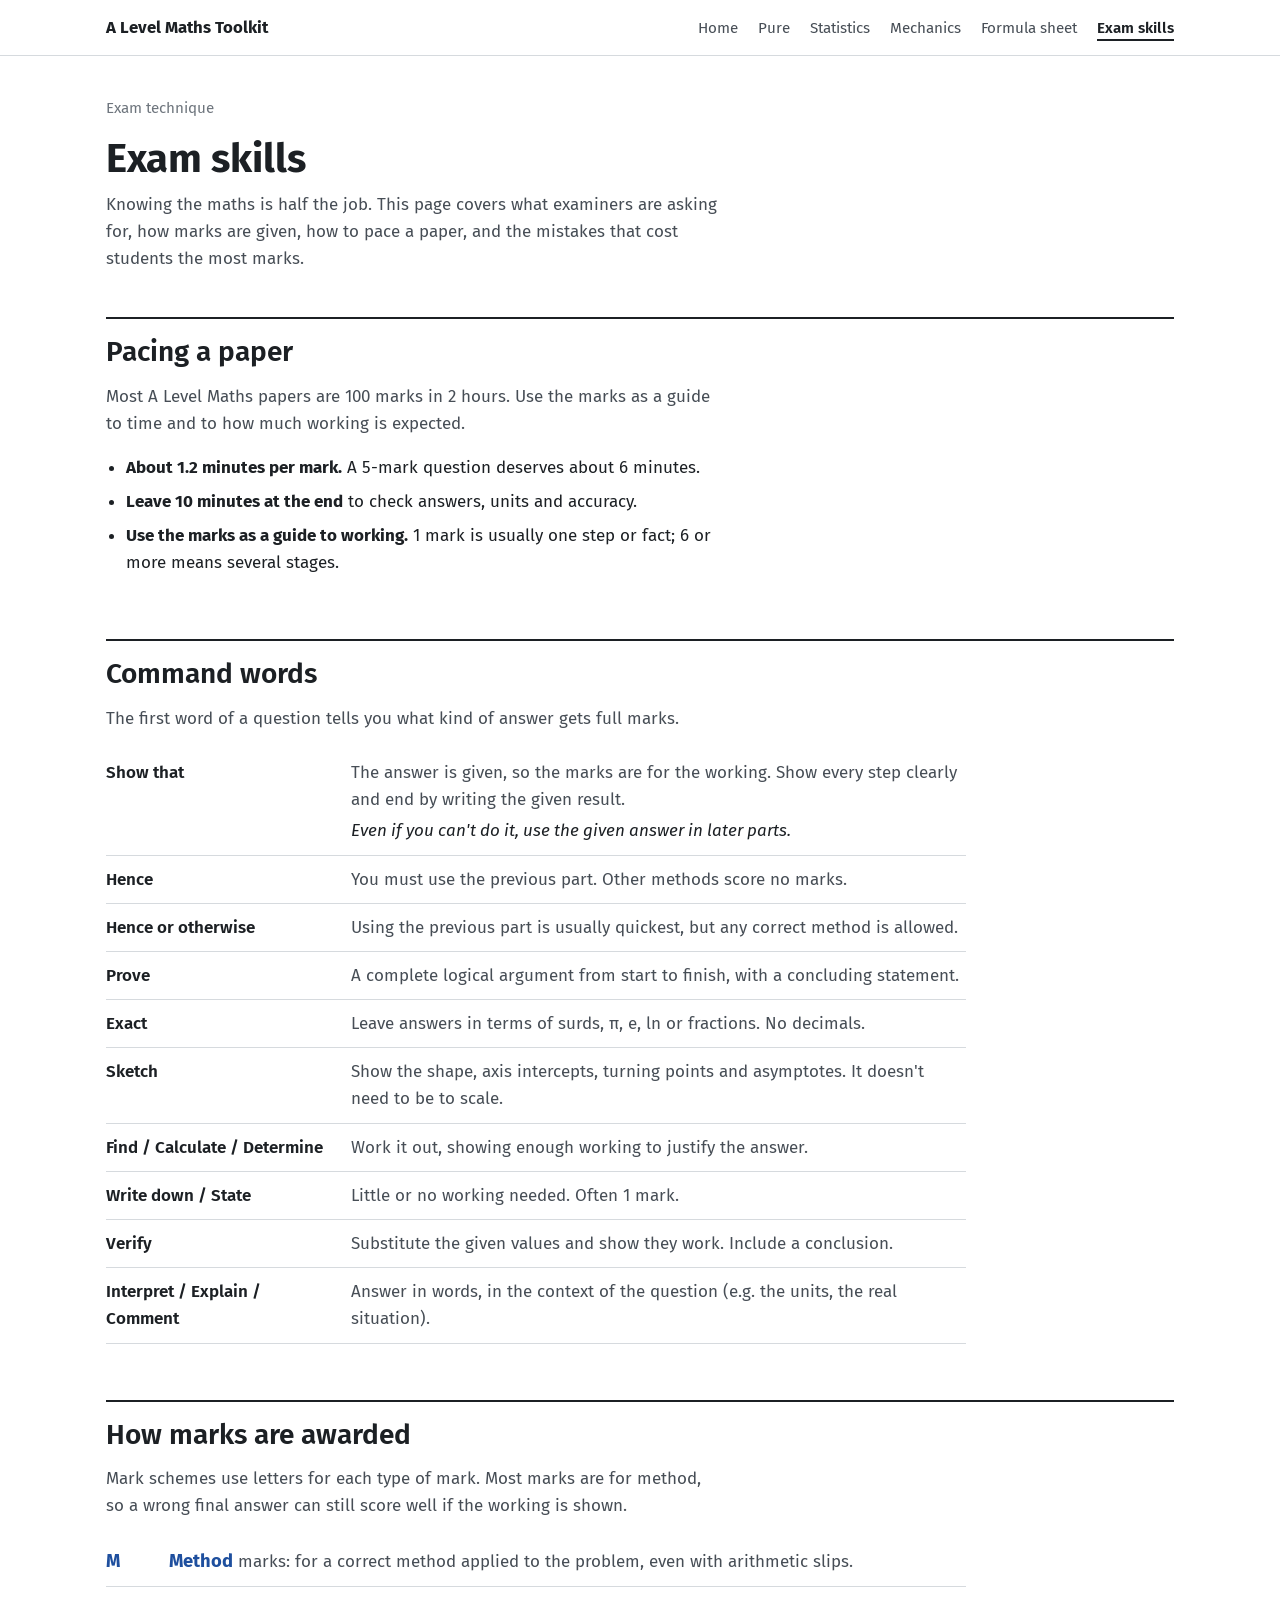
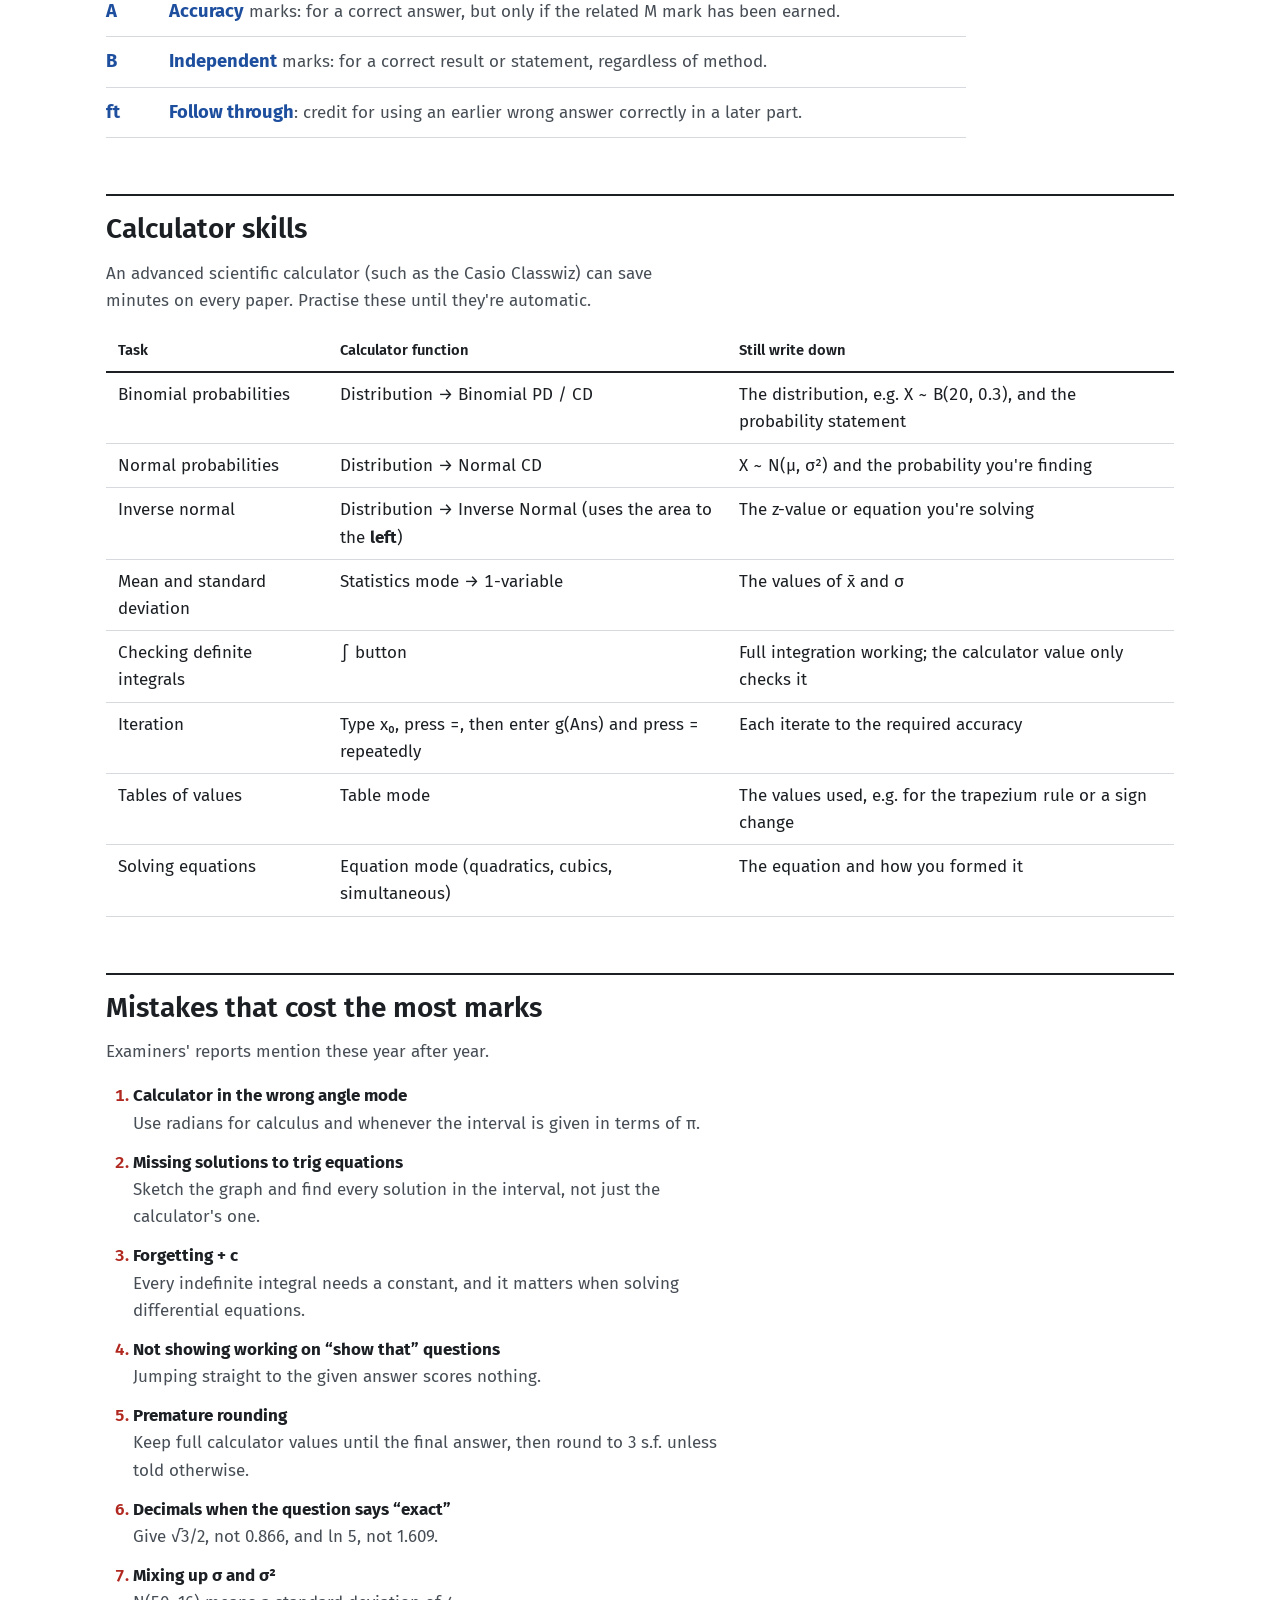
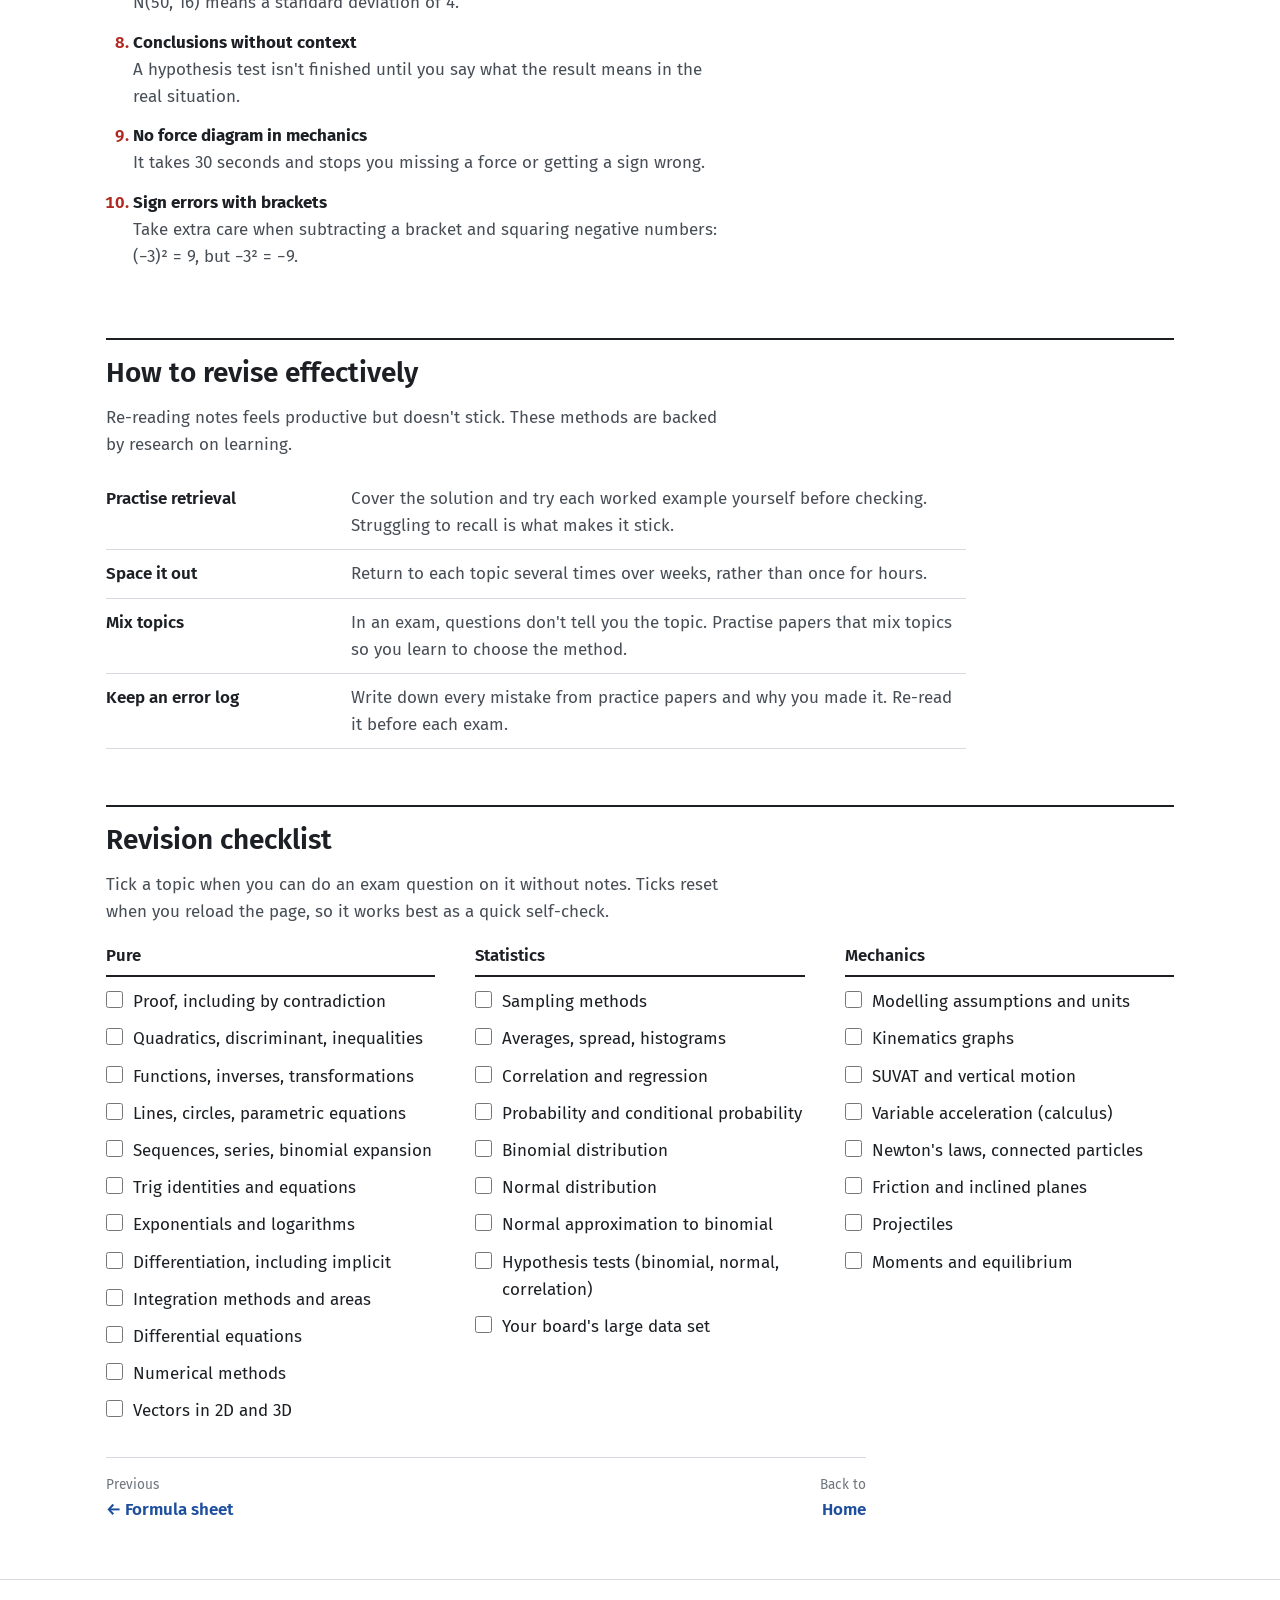
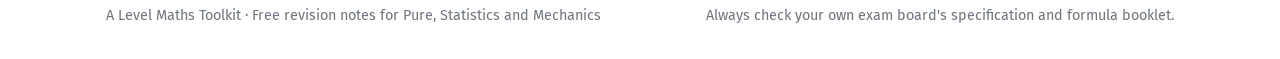
<file: study-tools/exam.html>
<!DOCTYPE html>
<html lang="en">
<head>
  <meta charset="UTF-8">
  <meta name="viewport" content="width=device-width, initial-scale=1, viewport-fit=cover">
  <title>Exam Skills</title>
  <meta name="claude:viewport-fit-sides" content="cover">
  <meta name="description" content="A Level Maths exam technique: command words, how marks are awarded, timing, calculator skills, common mistakes and a revision checklist.">
  <link rel="preconnect" href="https://fonts.googleapis.com">
  <link rel="preconnect" href="https://fonts.gstatic.com" crossorigin>
  <link rel="stylesheet" href="https://fonts.googleapis.com/css2?family=Fira+Sans:ital,wght@0,400;0,600;0,700;1,400&family=STIX+Two+Text:ital@0;1&display=swap">
  <link rel="stylesheet" href="study.css">
</head>
<body>

<header class="top">
  <div class="wrap">
    <a class="brand" href="index.html"><b>∂</b> A Level Maths Toolkit</a>
    <nav aria-label="Main">
      <ul class="menu">
        <li><a href="index.html">Home</a></li>
        <li><a href="pure.html">Pure</a></li>
        <li><a href="statistics.html">Statistics</a></li>
        <li><a href="mechanics.html">Mechanics</a></li>
        <li><a href="formulas.html">Formula sheet</a></li>
        <li><a href="exam.html" aria-current="page">Exam skills</a></li>
      </ul>
    </nav>
  </div>
</header>

<main>
  <div class="wrap page-head">
    <span class="label">Exam technique</span>
    <h1>Exam skills</h1>
    <p>Knowing the maths is half the job. This page covers what examiners are asking for, how marks are given, how to pace a paper, and the mistakes that cost students the most marks.</p>
  </div>

  <!-- ===== Timing ===== -->
  <section class="section" style="padding-top:0;" id="timing">
    <div class="wrap">
      <h2>Pacing a paper</h2>
      <p class="section-intro">Most A Level Maths papers are 100 marks in 2 hours. Use the marks as a guide to time and to how much working is expected.</p>
      <ul class="timer">
        <li><b>About 1.2 minutes per mark.</b> A 5-mark question deserves about 6 minutes.</li>
        <li><b>Leave 10 minutes at the end</b> to check answers, units and accuracy.</li>
        <li><b>Use the marks as a guide to working.</b> 1 mark is usually one step or fact; 6 or more means several stages.</li>
      </ul>
      </div>
    </div>
  </section>

  <!-- ===== Command words ===== -->
  <section class="section" id="command-words">
    <div class="wrap">
      <h2>Command words</h2>
      <p class="section-intro">The first word of a question tells you what kind of answer gets full marks.</p>
      <dl class="cmd">
        <div><dt>Show that</dt><dd>The answer is given, so the marks are for the working. Show every step clearly and end by writing the given result.<span class="tip">Even if you can't do it, use the given answer in later parts.</span></dd></div>
        <div><dt>Hence</dt><dd>You must use the previous part. Other methods score no marks.</dd></div>
        <div><dt>Hence or otherwise</dt><dd>Using the previous part is usually quickest, but any correct method is allowed.</dd></div>
        <div><dt>Prove</dt><dd>A complete logical argument from start to finish, with a concluding statement.</dd></div>
        <div><dt>Exact</dt><dd>Leave answers in terms of surds, π, e, ln or fractions. No decimals.</dd></div>
        <div><dt>Sketch</dt><dd>Show the shape, axis intercepts, turning points and asymptotes. It doesn't need to be to scale.</dd></div>
        <div><dt>Find / Calculate / Determine</dt><dd>Work it out, showing enough working to justify the answer.</dd></div>
        <div><dt>Write down / State</dt><dd>Little or no working needed. Often 1 mark.</dd></div>
        <div><dt>Verify</dt><dd>Substitute the given values and show they work. Include a conclusion.</dd></div>
        <div><dt>Interpret / Explain / Comment</dt><dd>Answer in words, in the context of the question (e.g. the units, the real situation).</dd></div>
      </dl>
    </div>
  </section>

  <!-- ===== Mark types ===== -->
  <section class="section" id="marks">
    <div class="wrap">
      <h2>How marks are awarded</h2>
      <p class="section-intro">Mark schemes use letters for each type of mark. Most marks are for method, so a wrong final answer can still score well if the working is shown.</p>
      <div class="marks-key">
        <div><b>M</b><p><b>Method</b> marks: for a correct method applied to the problem, even with arithmetic slips.</p></div>
        <div><b>A</b><p><b>Accuracy</b> marks: for a correct answer, but only if the related M mark has been earned.</p></div>
        <div><b>B</b><p><b>Independent</b> marks: for a correct result or statement, regardless of method.</p></div>
        <div><b>ft</b><p><b>Follow through</b>: credit for using an earlier wrong answer correctly in a later part.</p></div>
      </div>
    </div>
  </section>

  <!-- ===== Calculator ===== -->
  <section class="section" id="calculator">
    <div class="wrap">
      <h2>Calculator skills</h2>
      <p class="section-intro">An advanced scientific calculator (such as the Casio Classwiz) can save minutes on every paper. Practise these until they're automatic.</p>
      <div class="table-wrap">
        <table>
          <thead><tr><th>Task</th><th>Calculator function</th><th>Still write down</th></tr></thead>
          <tbody>
            <tr><td>Binomial probabilities</td><td>Distribution → Binomial PD / CD</td><td>The distribution, e.g. X ~ B(20, 0.3), and the probability statement</td></tr>
            <tr><td>Normal probabilities</td><td>Distribution → Normal CD</td><td>X ~ N(μ, σ²) and the probability you're finding</td></tr>
            <tr><td>Inverse normal</td><td>Distribution → Inverse Normal (uses the area to the <b>left</b>)</td><td>The z-value or equation you're solving</td></tr>
            <tr><td>Mean and standard deviation</td><td>Statistics mode → 1-variable</td><td>The values of x̄ and σ</td></tr>
            <tr><td>Checking definite integrals</td><td>∫ button</td><td>Full integration working; the calculator value only checks it</td></tr>
            <tr><td>Iteration</td><td>Type x₀, press =, then enter g(Ans) and press = repeatedly</td><td>Each iterate to the required accuracy</td></tr>
            <tr><td>Tables of values</td><td>Table mode</td><td>The values used, e.g. for the trapezium rule or a sign change</td></tr>
            <tr><td>Solving equations</td><td>Equation mode (quadratics, cubics, simultaneous)</td><td>The equation and how you formed it</td></tr>
          </tbody>
        </table>
      </div>
    </div>
  </section>

  <!-- ===== Mistakes ===== -->
  <section class="section" id="mistakes">
    <div class="wrap">
      <h2>Mistakes that cost the most marks</h2>
      <p class="section-intro">Examiners' reports mention these year after year.</p>
      <ol class="mistakes">
        <li><b>Calculator in the wrong angle mode</b><span>Use radians for calculus and whenever the interval is given in terms of π.</span></li>
        <li><b>Missing solutions to trig equations</b><span>Sketch the graph and find every solution in the interval, not just the calculator's one.</span></li>
        <li><b>Forgetting + c</b><span>Every indefinite integral needs a constant, and it matters when solving differential equations.</span></li>
        <li><b>Not showing working on “show that” questions</b><span>Jumping straight to the given answer scores nothing.</span></li>
        <li><b>Premature rounding</b><span>Keep full calculator values until the final answer, then round to 3 s.f. unless told otherwise.</span></li>
        <li><b>Decimals when the question says “exact”</b><span>Give √3/2, not 0.866, and ln 5, not 1.609.</span></li>
        <li><b>Mixing up σ and σ²</b><span>N(50, 16) means a standard deviation of 4.</span></li>
        <li><b>Conclusions without context</b><span>A hypothesis test isn't finished until you say what the result means in the real situation.</span></li>
        <li><b>No force diagram in mechanics</b><span>It takes 30 seconds and stops you missing a force or getting a sign wrong.</span></li>
        <li><b>Sign errors with brackets</b><span>Take extra care when subtracting a bracket and squaring negative numbers: (−3)² = 9, but −3² = −9.</span></li>
      </ol>
    </div>
  </section>

  <!-- ===== Revise ===== -->
  <section class="section" id="revise">
    <div class="wrap">
      <h2>How to revise effectively</h2>
      <p class="section-intro">Re-reading notes feels productive but doesn't stick. These methods are backed by research on learning.</p>
      <dl class="cmd">
        <div><dt>Practise retrieval</dt><dd>Cover the solution and try each worked example yourself before checking. Struggling to recall is what makes it stick.</dd></div>
        <div><dt>Space it out</dt><dd>Return to each topic several times over weeks, rather than once for hours.</dd></div>
        <div><dt>Mix topics</dt><dd>In an exam, questions don't tell you the topic. Practise papers that mix topics so you learn to choose the method.</dd></div>
        <div><dt>Keep an error log</dt><dd>Write down every mistake from practice papers and why you made it. Re-read it before each exam.</dd></div>
      </dl>
    </div>
  </section>

  <!-- ===== Checklist ===== -->
  <section class="section" id="checklist">
    <div class="wrap">
      <h2>Revision checklist</h2>
      <p class="section-intro">Tick a topic when you can do an exam question on it without notes. Ticks reset when you reload the page, so it works best as a quick self-check.</p>
      <div class="checklist">
        <fieldset style="--s: var(--pure);">
          <legend>Pure</legend>
          <label><input type="checkbox" id="c-proof"><span>Proof, including by contradiction</span></label>
          <label><input type="checkbox" id="c-alg"><span>Quadratics, discriminant, inequalities</span></label>
          <label><input type="checkbox" id="c-func"><span>Functions, inverses, transformations</span></label>
          <label><input type="checkbox" id="c-coord"><span>Lines, circles, parametric equations</span></label>
          <label><input type="checkbox" id="c-series"><span>Sequences, series, binomial expansion</span></label>
          <label><input type="checkbox" id="c-trig"><span>Trig identities and equations</span></label>
          <label><input type="checkbox" id="c-logs"><span>Exponentials and logarithms</span></label>
          <label><input type="checkbox" id="c-diff"><span>Differentiation, including implicit</span></label>
          <label><input type="checkbox" id="c-int"><span>Integration methods and areas</span></label>
          <label><input type="checkbox" id="c-de"><span>Differential equations</span></label>
          <label><input type="checkbox" id="c-num"><span>Numerical methods</span></label>
          <label><input type="checkbox" id="c-vec"><span>Vectors in 2D and 3D</span></label>
        </fieldset>
        <fieldset style="--s: var(--stats);">
          <legend>Statistics</legend>
          <label><input type="checkbox" id="c-samp"><span>Sampling methods</span></label>
          <label><input type="checkbox" id="c-data"><span>Averages, spread, histograms</span></label>
          <label><input type="checkbox" id="c-corr"><span>Correlation and regression</span></label>
          <label><input type="checkbox" id="c-prob"><span>Probability and conditional probability</span></label>
          <label><input type="checkbox" id="c-bin"><span>Binomial distribution</span></label>
          <label><input type="checkbox" id="c-norm"><span>Normal distribution</span></label>
          <label><input type="checkbox" id="c-approx"><span>Normal approximation to binomial</span></label>
          <label><input type="checkbox" id="c-hyp"><span>Hypothesis tests (binomial, normal, correlation)</span></label>
          <label><input type="checkbox" id="c-lds"><span>Your board's large data set</span></label>
        </fieldset>
        <fieldset style="--s: var(--mech);">
          <legend>Mechanics</legend>
          <label><input type="checkbox" id="c-model"><span>Modelling assumptions and units</span></label>
          <label><input type="checkbox" id="c-graphs"><span>Kinematics graphs</span></label>
          <label><input type="checkbox" id="c-suvat"><span>SUVAT and vertical motion</span></label>
          <label><input type="checkbox" id="c-var"><span>Variable acceleration (calculus)</span></label>
          <label><input type="checkbox" id="c-newton"><span>Newton's laws, connected particles</span></label>
          <label><input type="checkbox" id="c-fric"><span>Friction and inclined planes</span></label>
          <label><input type="checkbox" id="c-proj"><span>Projectiles</span></label>
          <label><input type="checkbox" id="c-mom"><span>Moments and equilibrium</span></label>
        </fieldset>
      </div>
    </div>
  </section>

  <div class="wrap" style="padding-bottom:56px;">
    <nav class="next-page" aria-label="More pages">
      <a href="formulas.html"><span>Previous</span>← Formula sheet</a>
      <a href="index.html"><span>Back to</span>Home</a>
    </nav>
  </div>
</main>

<footer class="foot">
  <div class="wrap">
    <span>A Level Maths Toolkit · Free revision notes for Pure, Statistics and Mechanics</span>
    <span>Always check your own exam board's specification and formula booklet.</span>
  </div>
</footer>

</body>
</html>
</file>
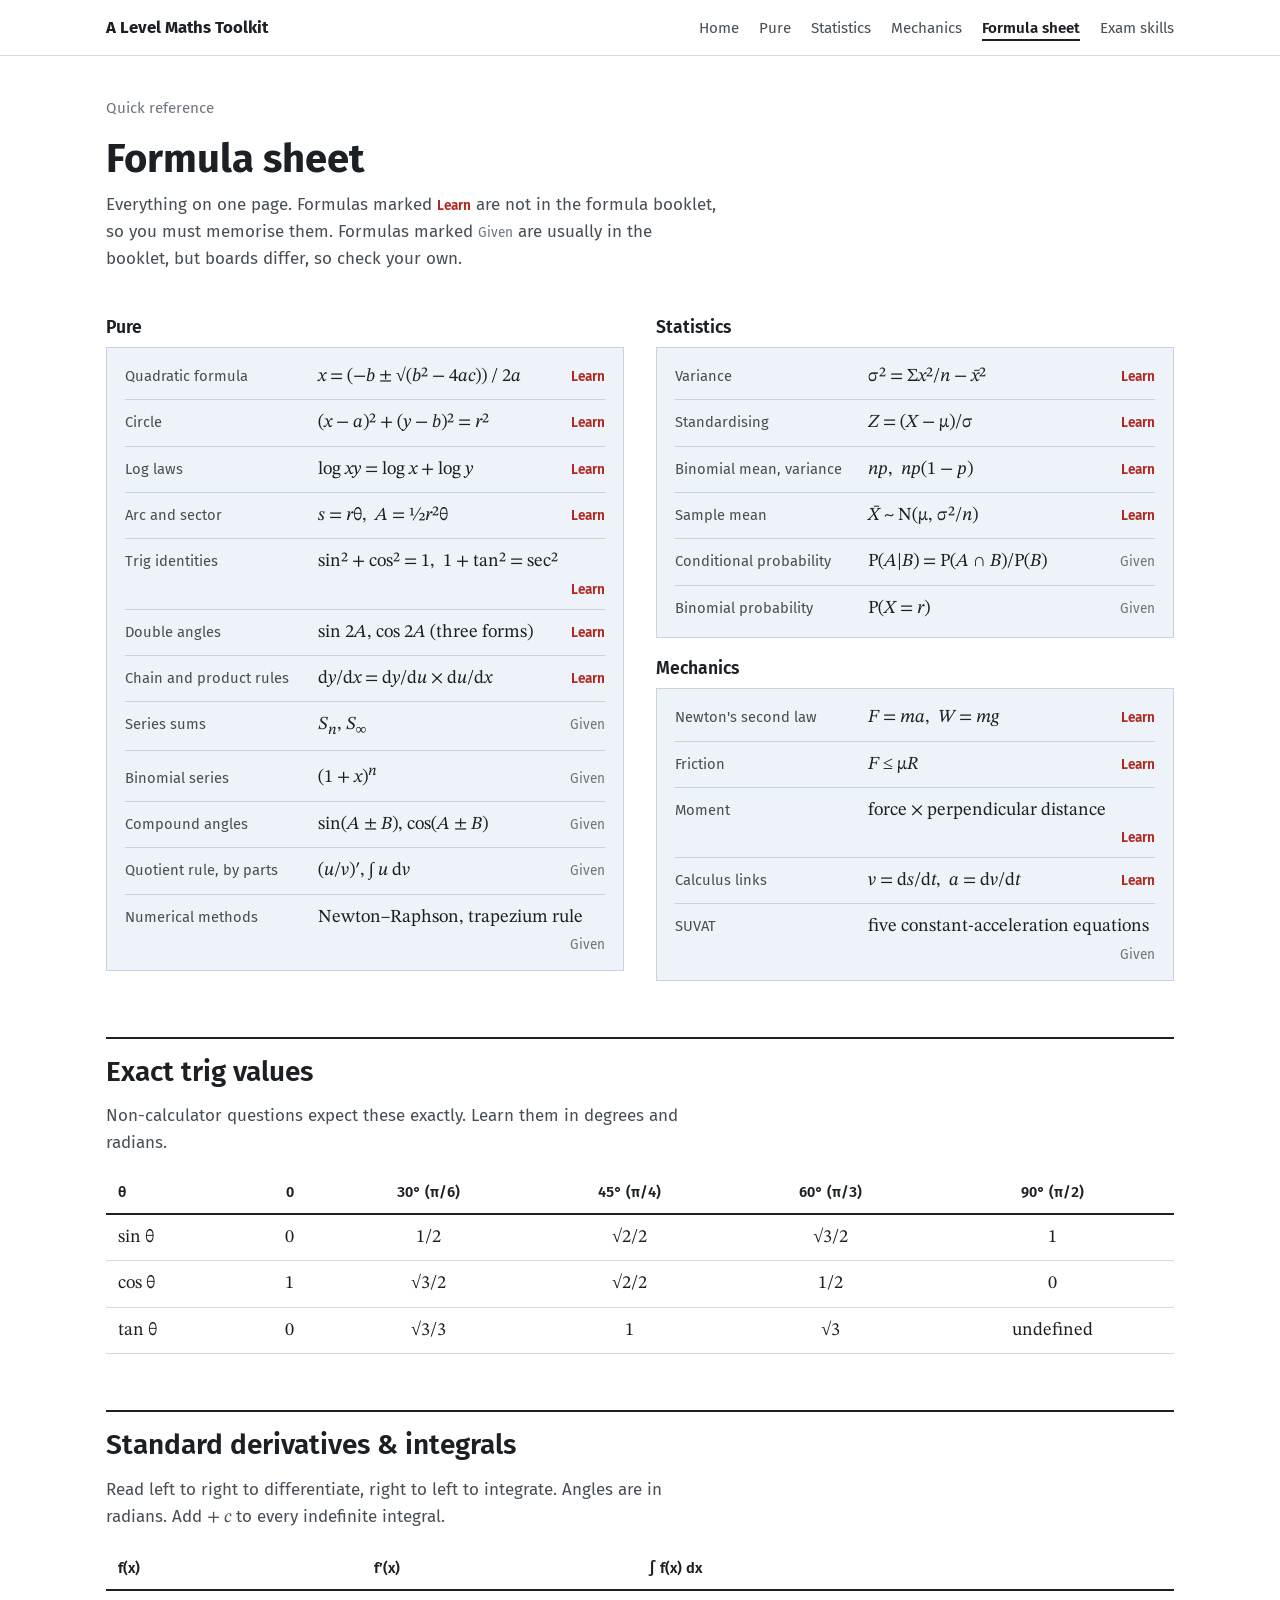
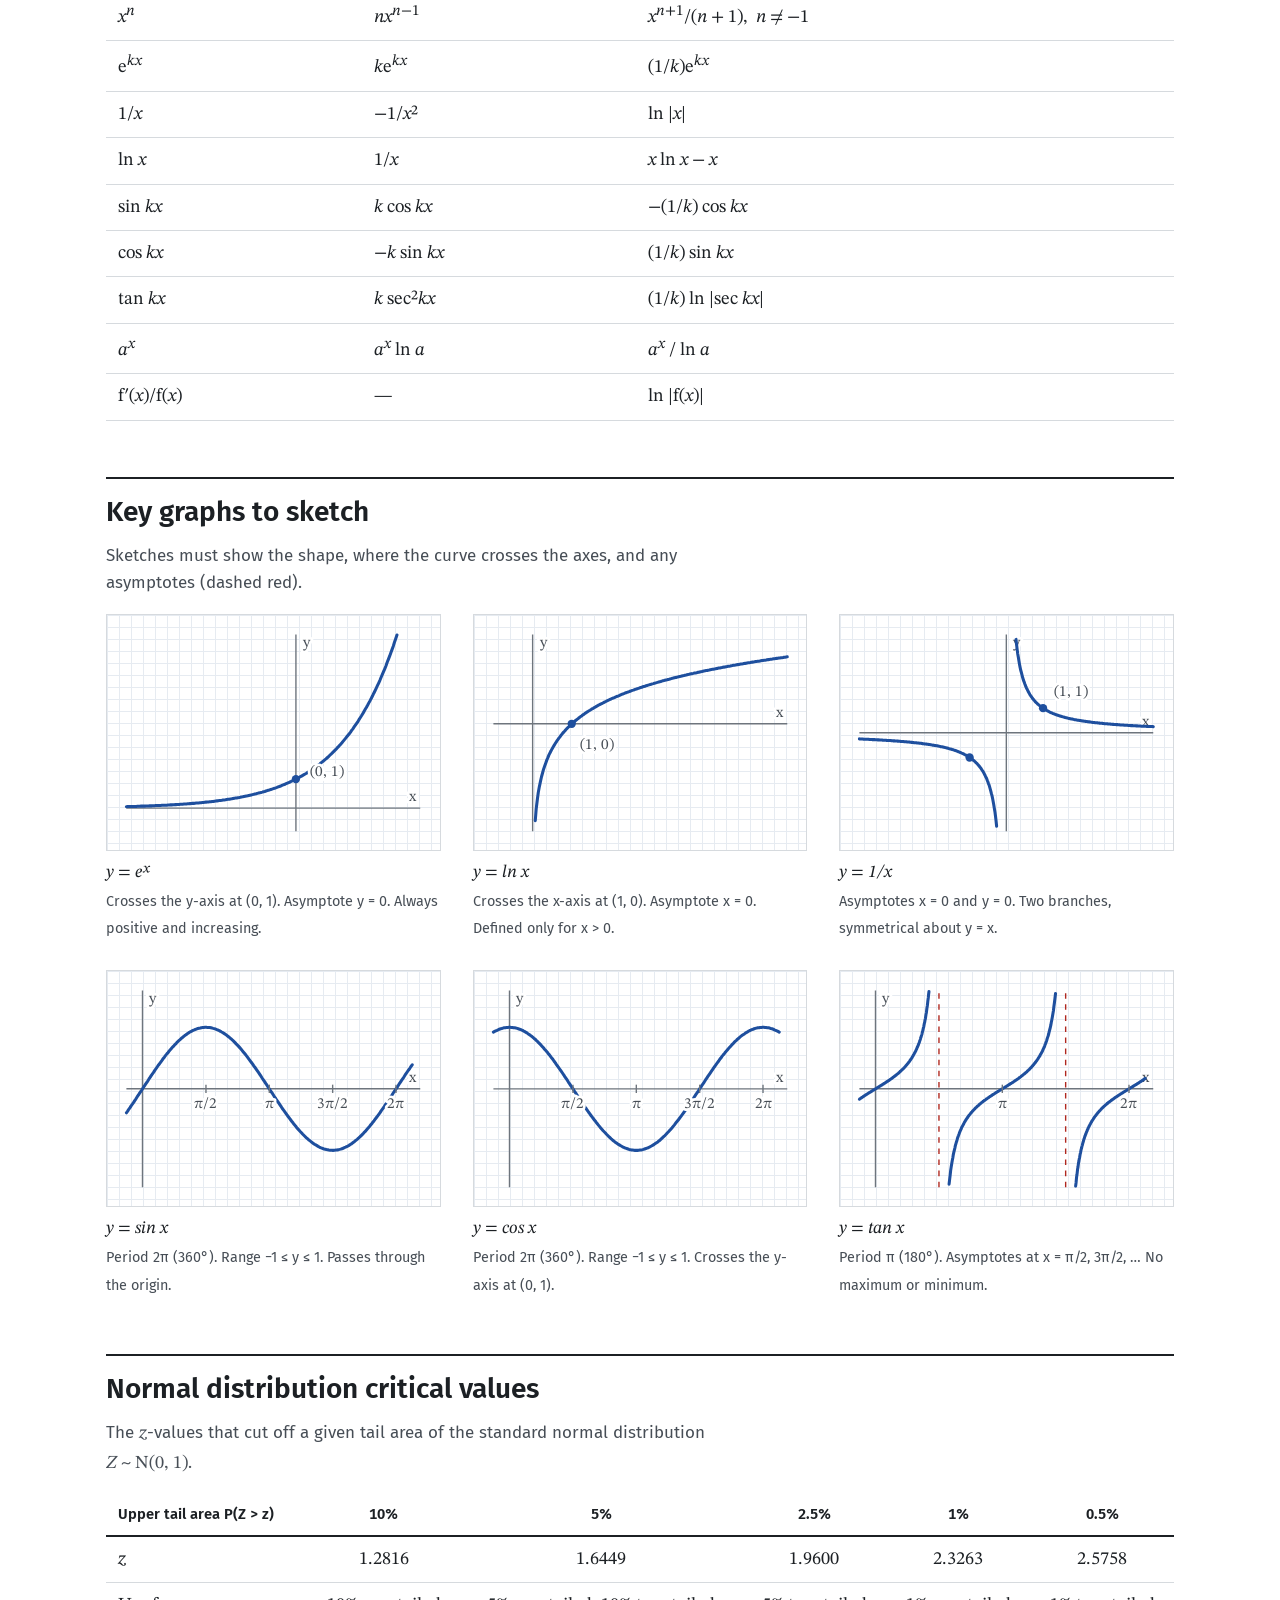
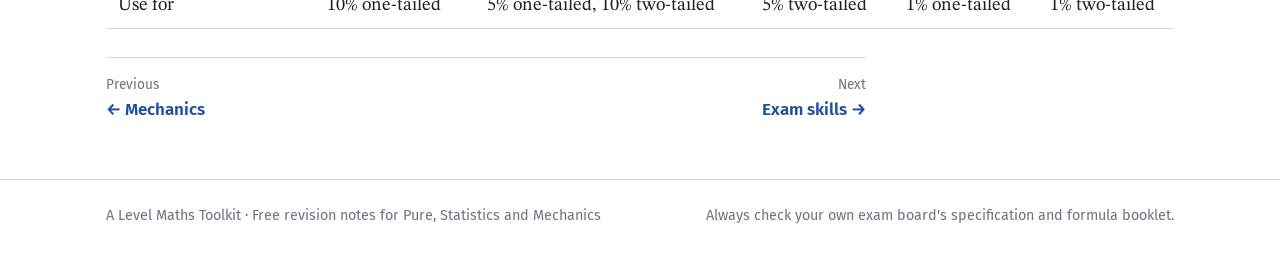
<file: study-tools/formulas.html>
<!DOCTYPE html>
<html lang="en">
<head>
  <meta charset="UTF-8">
  <meta name="viewport" content="width=device-width, initial-scale=1, viewport-fit=cover">
  <title>Formula Sheet</title>
  <meta name="claude:viewport-fit-sides" content="cover">
  <meta name="description" content="A Level Maths formula sheet: what to memorise, what is usually given, exact trig values, standard derivatives and integrals, key graphs and normal distribution values.">
  <link rel="preconnect" href="https://fonts.googleapis.com">
  <link rel="preconnect" href="https://fonts.gstatic.com" crossorigin>
  <link rel="stylesheet" href="https://fonts.googleapis.com/css2?family=Fira+Sans:ital,wght@0,400;0,600;0,700;1,400&family=STIX+Two+Text:ital@0;1&display=swap">
  <link rel="stylesheet" href="study.css">
</head>
<body>

<header class="top">
  <div class="wrap">
    <a class="brand" href="index.html"><b>∂</b> A Level Maths Toolkit</a>
    <nav aria-label="Main">
      <ul class="menu">
        <li><a href="index.html">Home</a></li>
        <li><a href="pure.html">Pure</a></li>
        <li><a href="statistics.html">Statistics</a></li>
        <li><a href="mechanics.html">Mechanics</a></li>
        <li><a href="formulas.html" aria-current="page">Formula sheet</a></li>
        <li><a href="exam.html">Exam skills</a></li>
      </ul>
    </nav>
  </div>
</header>

<main>
  <div class="wrap page-head">
    <span class="label">Quick reference</span>
    <h1>Formula sheet</h1>
    <p>Everything on one page. Formulas marked <span class="tag-learn">Learn</span> are not in the formula booklet, so you must memorise them. Formulas marked <span class="tag-given">Given</span> are usually in the booklet, but boards differ, so check your own.</p>
  </div>

  <!-- ===== Learn vs given ===== -->
  <section class="section" style="padding-top:0;">
    <div class="wrap">
      <div class="sheet">
        <div class="panel" style="--s: var(--pure);">
          <h3><span class="dot"></span>Pure</h3>
          <ul class="formulas">
            <li><span class="what">Quadratic formula</span><span class="m"><i>x</i> = (−<i>b</i> ± √(<i>b</i>² − 4<i>ac</i>)) / 2<i>a</i></span> <span class="tag-learn">Learn</span></li>
            <li><span class="what">Circle</span><span class="m">(<i>x</i> − <i>a</i>)² + (<i>y</i> − <i>b</i>)² = <i>r</i>²</span> <span class="tag-learn">Learn</span></li>
            <li><span class="what">Log laws</span><span class="m">log <i>xy</i> = log <i>x</i> + log <i>y</i></span> <span class="tag-learn">Learn</span></li>
            <li><span class="what">Arc and sector</span><span class="m"><i>s</i> = <i>r</i>θ, &nbsp;<i>A</i> = ½<i>r</i>²θ</span> <span class="tag-learn">Learn</span></li>
            <li><span class="what">Trig identities</span><span class="m">sin² + cos² = 1, &nbsp;1 + tan² = sec²</span> <span class="tag-learn">Learn</span></li>
            <li><span class="what">Double angles</span><span class="m">sin 2<i>A</i>, cos 2<i>A</i> (three forms)</span> <span class="tag-learn">Learn</span></li>
            <li><span class="what">Chain and product rules</span><span class="m">d<i>y</i>/d<i>x</i> = d<i>y</i>/d<i>u</i> × d<i>u</i>/d<i>x</i></span> <span class="tag-learn">Learn</span></li>
            <li><span class="what">Series sums</span><span class="m"><i>S<sub>n</sub></i>, <i>S</i><sub>∞</sub></span> <span class="tag-given">Given</span></li>
            <li><span class="what">Binomial series</span><span class="m">(1 + <i>x</i>)<sup><i>n</i></sup></span> <span class="tag-given">Given</span></li>
            <li><span class="what">Compound angles</span><span class="m">sin(<i>A</i> ± <i>B</i>), cos(<i>A</i> ± <i>B</i>)</span> <span class="tag-given">Given</span></li>
            <li><span class="what">Quotient rule, by parts</span><span class="m">(<i>u</i>/<i>v</i>)′, ∫ <i>u</i> d<i>v</i></span> <span class="tag-given">Given</span></li>
            <li><span class="what">Numerical methods</span><span class="m">Newton–Raphson, trapezium rule</span> <span class="tag-given">Given</span></li>
          </ul>
        </div>

        <div style="display:grid; gap:20px; align-content:start;">
          <div class="panel" style="--s: var(--stats);">
            <h3><span class="dot"></span>Statistics</h3>
            <ul class="formulas">
              <li><span class="what">Variance</span><span class="m">σ² = Σ<i>x</i>²/<i>n</i> − <i>x̄</i>²</span> <span class="tag-learn">Learn</span></li>
              <li><span class="what">Standardising</span><span class="m"><i>Z</i> = (<i>X</i> − μ)/σ</span> <span class="tag-learn">Learn</span></li>
              <li><span class="what">Binomial mean, variance</span><span class="m"><i>np</i>, &nbsp;<i>np</i>(1 − <i>p</i>)</span> <span class="tag-learn">Learn</span></li>
              <li><span class="what">Sample mean</span><span class="m"><i>X̄</i> ~ N(μ, σ²/<i>n</i>)</span> <span class="tag-learn">Learn</span></li>
              <li><span class="what">Conditional probability</span><span class="m">P(<i>A</i>|<i>B</i>) = P(<i>A</i> ∩ <i>B</i>)/P(<i>B</i>)</span> <span class="tag-given">Given</span></li>
              <li><span class="what">Binomial probability</span><span class="m">P(<i>X</i> = <i>r</i>)</span> <span class="tag-given">Given</span></li>
            </ul>
          </div>
          <div class="panel" style="--s: var(--mech);">
            <h3><span class="dot"></span>Mechanics</h3>
            <ul class="formulas">
              <li><span class="what">Newton's second law</span><span class="m"><i>F</i> = <i>ma</i>, &nbsp;<i>W</i> = <i>mg</i></span> <span class="tag-learn">Learn</span></li>
              <li><span class="what">Friction</span><span class="m"><i>F</i> ≤ μ<i>R</i></span> <span class="tag-learn">Learn</span></li>
              <li><span class="what">Moment</span><span class="m">force × perpendicular distance</span> <span class="tag-learn">Learn</span></li>
              <li><span class="what">Calculus links</span><span class="m"><i>v</i> = d<i>s</i>/d<i>t</i>, &nbsp;<i>a</i> = d<i>v</i>/d<i>t</i></span> <span class="tag-learn">Learn</span></li>
              <li><span class="what">SUVAT</span><span class="m">five constant-acceleration equations</span> <span class="tag-given">Given</span></li>
            </ul>
          </div>
        </div>
      </div>
    </div>
  </section>

  <!-- ===== Exact trig values ===== -->
  <section class="section" id="exact">
    <div class="wrap">
      <h2>Exact trig values</h2>
      <p class="section-intro">Non-calculator questions expect these exactly. Learn them in degrees and radians.</p>
      <div class="table-wrap">
        <table>
          <thead>
            <tr><th>θ</th><th class="c">0</th><th class="c">30° (π/6)</th><th class="c">45° (π/4)</th><th class="c">60° (π/3)</th><th class="c">90° (π/2)</th></tr>
          </thead>
          <tbody class="m">
            <tr><td>sin θ</td><td class="c">0</td><td class="c">1/2</td><td class="c">√2/2</td><td class="c">√3/2</td><td class="c">1</td></tr>
            <tr><td>cos θ</td><td class="c">1</td><td class="c">√3/2</td><td class="c">√2/2</td><td class="c">1/2</td><td class="c">0</td></tr>
            <tr><td>tan θ</td><td class="c">0</td><td class="c">√3/3</td><td class="c">1</td><td class="c">√3</td><td class="c">undefined</td></tr>
          </tbody>
        </table>
      </div>
    </div>
  </section>

  <!-- ===== Calculus table ===== -->
  <section class="section" id="calculus">
    <div class="wrap">
      <h2>Standard derivatives &amp; integrals</h2>
      <p class="section-intro">Read left to right to differentiate, right to left to integrate. Angles are in radians. Add <span class="m">+ <i>c</i></span> to every indefinite integral.</p>
      <div class="table-wrap">
        <table>
          <thead><tr><th>f(x)</th><th>f′(x)</th><th>∫ f(x) dx</th></tr></thead>
          <tbody class="m">
            <tr><td><i>x<sup>n</sup></i></td><td><i>nx</i><sup><i>n</i>−1</sup></td><td><i>x</i><sup><i>n</i>+1</sup>/(<i>n</i> + 1), &nbsp;<i>n</i> ≠ −1</td></tr>
            <tr><td>e<sup><i>kx</i></sup></td><td><i>k</i>e<sup><i>kx</i></sup></td><td>(1/<i>k</i>)e<sup><i>kx</i></sup></td></tr>
            <tr><td>1/<i>x</i></td><td>−1/<i>x</i>²</td><td>ln |<i>x</i>|</td></tr>
            <tr><td>ln <i>x</i></td><td>1/<i>x</i></td><td><i>x</i> ln <i>x</i> − <i>x</i></td></tr>
            <tr><td>sin <i>kx</i></td><td><i>k</i> cos <i>kx</i></td><td>−(1/<i>k</i>) cos <i>kx</i></td></tr>
            <tr><td>cos <i>kx</i></td><td>−<i>k</i> sin <i>kx</i></td><td>(1/<i>k</i>) sin <i>kx</i></td></tr>
            <tr><td>tan <i>kx</i></td><td><i>k</i> sec²<i>kx</i></td><td>(1/<i>k</i>) ln |sec <i>kx</i>|</td></tr>
            <tr><td><i>a<sup>x</sup></i></td><td><i>a<sup>x</sup></i> ln <i>a</i></td><td><i>a<sup>x</sup></i> / ln <i>a</i></td></tr>
            <tr><td>f′(<i>x</i>)/f(<i>x</i>)</td><td>—</td><td>ln |f(<i>x</i>)|</td></tr>
          </tbody>
        </table>
      </div>
    </div>
  </section>

  <!-- ===== Graphs ===== -->
  <section class="section" id="graphs">
    <div class="wrap">
      <h2>Key graphs to sketch</h2>
      <p class="section-intro">Sketches must show the shape, where the curve crosses the axes, and any asymptotes (dashed red).</p>
      <div class="graphs">
        <figure class="graph">
          <svg viewBox="0 0 240 170" role="img" aria-label="Graph of y = eˣ"><path class="axis" d="M14.0 139.3H226.0M136.3 156.0V14.0"/><text x="218.0" y="134.3">x</text><text x="141.3" y="23.0">y</text><path class="curve" d="M14.0 138.3L14.9 138.2L15.8 138.2L16.6 138.2L17.5 138.2L18.4 138.1L19.3 138.1L20.2 138.1L21.1 138.1L21.9 138.0L22.8 138.0L23.7 138.0L24.6 137.9L25.5 137.9L26.4 137.9L27.3 137.9L28.1 137.8L29.0 137.8L29.9 137.8L30.8 137.7L31.7 137.7L32.5 137.7L33.4 137.6L34.3 137.6L35.2 137.5L36.1 137.5L37.0 137.5L37.8 137.4L38.7 137.4L39.6 137.3L40.5 137.3L41.4 137.3L42.3 137.2L43.1 137.2L44.0 137.1L44.9 137.1L45.8 137.0L46.7 137.0L47.6 136.9L48.5 136.9L49.3 136.8L50.2 136.8L51.1 136.7L52.0 136.7L52.9 136.6L53.8 136.5L54.6 136.5L55.5 136.4L56.4 136.4L57.3 136.3L58.2 136.2L59.0 136.2L59.9 136.1L60.8 136.0L61.7 135.9L62.6 135.9L63.5 135.8L64.3 135.7L65.2 135.6L66.1 135.6L67.0 135.5L67.9 135.4L68.8 135.3L69.7 135.2L70.5 135.1L71.4 135.0L72.3 134.9L73.2 134.9L74.1 134.8L75.0 134.7L75.8 134.6L76.7 134.5L77.6 134.3L78.5 134.2L79.4 134.1L80.2 134.0L81.1 133.9L82.0 133.8L82.9 133.7L83.8 133.5L84.7 133.4L85.5 133.3L86.4 133.1L87.3 133.0L88.2 132.9L89.1 132.7L90.0 132.6L90.9 132.4L91.7 132.3L92.6 132.1L93.5 132.0L94.4 131.8L95.3 131.7L96.2 131.5L97.0 131.3L97.9 131.2L98.8 131.0L99.7 130.8L100.6 130.6L101.5 130.4L102.3 130.2L103.2 130.0L104.1 129.8L105.0 129.6L105.9 129.4L106.7 129.2L107.6 129.0L108.5 128.7L109.4 128.5L110.3 128.3L111.2 128.0L112.1 127.8L112.9 127.5L113.8 127.3L114.7 127.0L115.6 126.7L116.5 126.5L117.3 126.2L118.2 125.9L119.1 125.6L120.0 125.3L120.9 125.0L121.8 124.7L122.6 124.4L123.5 124.0L124.4 123.7L125.3 123.4L126.2 123.0L127.1 122.6L128.0 122.3L128.8 121.9L129.7 121.5L130.6 121.1L131.5 120.7L132.4 120.3L133.2 119.9L134.1 119.5L135.0 119.1L135.9 118.6L136.8 118.2L137.7 117.7L138.6 117.2L139.4 116.7L140.3 116.3L141.2 115.7L142.1 115.2L143.0 114.7L143.9 114.2L144.7 113.6L145.6 113.1L146.5 112.5L147.4 111.9L148.3 111.3L149.1 110.7L150.0 110.1L150.9 109.4L151.8 108.8L152.7 108.1L153.6 107.4L154.4 106.7L155.3 106.0L156.2 105.3L157.1 104.5L158.0 103.8L158.9 103.0L159.8 102.2L160.6 101.4L161.5 100.5L162.4 99.7L163.3 98.8L164.2 97.9L165.1 97.0L165.9 96.1L166.8 95.2L167.7 94.2L168.6 93.2L169.5 92.2L170.3 91.2L171.2 90.1L172.1 89.0L173.0 87.9L173.9 86.8L174.8 85.7L175.7 84.5L176.5 83.3L177.4 82.1L178.3 80.8L179.2 79.5L180.1 78.2L181.0 76.9L181.8 75.5L182.7 74.1L183.6 72.7L184.5 71.2L185.4 69.7L186.2 68.2L187.1 66.7L188.0 65.1L188.9 63.4L189.8 61.8L190.7 60.1L191.6 58.3L192.4 56.6L193.3 54.8L194.2 52.9L195.1 51.0L196.0 49.1L196.9 47.1L197.7 45.1L198.6 43.0L199.5 40.9L200.4 38.8L201.3 36.6L202.1 34.3L203.0 32.0L203.9 29.7L204.8 27.2L205.7 24.8L206.6 22.3L207.4 19.7L208.3 17.1L209.2 14.4"/><circle class="pt" cx="136.3" cy="118.4" r="3"/><text x="146.5" y="116.3" text-anchor="start">(0, 1)</text></svg>
          <figcaption><b>y = eˣ</b><span>Crosses the y-axis at (0, 1). Asymptote y = 0. Always positive and increasing.</span></figcaption>
        </figure>
        <figure class="graph">
          <svg viewBox="0 0 240 170" role="img" aria-label="Graph of y = ln x"><path class="axis" d="M14.0 78.5H226.0M42.3 156.0V14.0"/><text x="218.0" y="73.5">x</text><text x="47.3" y="23.0">y</text><path class="curve" d="M44.2 148.4L44.9 139.6L45.7 133.1L46.4 127.9L47.2 123.6L48.0 119.9L48.7 116.7L49.5 113.8L50.2 111.2L51.0 108.9L51.8 106.7L52.5 104.7L53.3 102.9L54.0 101.1L54.8 99.5L55.6 98.0L56.3 96.6L57.1 95.2L57.9 93.9L58.6 92.7L59.4 91.5L60.1 90.4L60.9 89.3L61.7 88.3L62.4 87.3L63.2 86.3L63.9 85.4L64.7 84.5L65.5 83.7L66.2 82.8L67.0 82.0L67.7 81.2L68.5 80.5L69.3 79.7L70.0 79.0L70.8 78.3L71.5 77.6L72.3 77.0L73.1 76.3L73.8 75.7L74.6 75.1L75.4 74.5L76.1 73.9L76.9 73.3L77.6 72.8L78.4 72.2L79.2 71.7L79.9 71.1L80.7 70.6L81.4 70.1L82.2 69.6L83.0 69.1L83.7 68.7L84.5 68.2L85.2 67.7L86.0 67.3L86.8 66.8L87.5 66.4L88.3 66.0L89.0 65.5L89.8 65.1L90.6 64.7L91.3 64.3L92.1 63.9L92.9 63.5L93.6 63.1L94.4 62.8L95.1 62.4L95.9 62.0L96.7 61.6L97.4 61.3L98.2 60.9L98.9 60.6L99.7 60.2L100.5 59.9L101.2 59.6L102.0 59.2L102.7 58.9L103.5 58.6L104.3 58.3L105.0 58.0L105.8 57.6L106.5 57.3L107.3 57.0L108.1 56.7L108.8 56.4L109.6 56.1L110.4 55.8L111.1 55.6L111.9 55.3L112.6 55.0L113.4 54.7L114.2 54.4L114.9 54.2L115.7 53.9L116.4 53.6L117.2 53.4L118.0 53.1L118.7 52.9L119.5 52.6L120.2 52.3L121.0 52.1L121.8 51.8L122.5 51.6L123.3 51.4L124.0 51.1L124.8 50.9L125.6 50.6L126.3 50.4L127.1 50.2L127.9 49.9L128.6 49.7L129.4 49.5L130.1 49.3L130.9 49.0L131.7 48.8L132.4 48.6L133.2 48.4L133.9 48.2L134.7 48.0L135.5 47.7L136.2 47.5L137.0 47.3L137.7 47.1L138.5 46.9L139.3 46.7L140.0 46.5L140.8 46.3L141.5 46.1L142.3 45.9L143.1 45.7L143.8 45.5L144.6 45.3L145.4 45.1L146.1 45.0L146.9 44.8L147.6 44.6L148.4 44.4L149.2 44.2L149.9 44.0L150.7 43.8L151.4 43.7L152.2 43.5L153.0 43.3L153.7 43.1L154.5 42.9L155.2 42.8L156.0 42.6L156.8 42.4L157.5 42.3L158.3 42.1L159.0 41.9L159.8 41.8L160.6 41.6L161.3 41.4L162.1 41.3L162.8 41.1L163.6 40.9L164.4 40.8L165.1 40.6L165.9 40.4L166.7 40.3L167.4 40.1L168.2 40.0L168.9 39.8L169.7 39.7L170.5 39.5L171.2 39.4L172.0 39.2L172.7 39.1L173.5 38.9L174.3 38.8L175.0 38.6L175.8 38.5L176.5 38.3L177.3 38.2L178.1 38.0L178.8 37.9L179.6 37.7L180.3 37.6L181.1 37.5L181.9 37.3L182.6 37.2L183.4 37.0L184.2 36.9L184.9 36.8L185.7 36.6L186.4 36.5L187.2 36.3L188.0 36.2L188.7 36.1L189.5 35.9L190.2 35.8L191.0 35.7L191.8 35.5L192.5 35.4L193.3 35.3L194.0 35.2L194.8 35.0L195.6 34.9L196.3 34.8L197.1 34.6L197.8 34.5L198.6 34.4L199.4 34.3L200.1 34.1L200.9 34.0L201.7 33.9L202.4 33.8L203.2 33.6L203.9 33.5L204.7 33.4L205.5 33.3L206.2 33.2L207.0 33.0L207.7 32.9L208.5 32.8L209.3 32.7L210.0 32.6L210.8 32.5L211.5 32.3L212.3 32.2L213.1 32.1L213.8 32.0L214.6 31.9L215.3 31.8L216.1 31.6L216.9 31.5L217.6 31.4L218.4 31.3L219.2 31.2L219.9 31.1L220.7 31.0L221.4 30.9L222.2 30.8L223.0 30.7L223.7 30.5L224.5 30.4L225.2 30.3L226.0 30.2"/><circle class="pt" cx="70.5" cy="78.5" r="3"/><text x="76.2" y="96.6" text-anchor="start">(1, 0)</text></svg>
          <figcaption><b>y = ln x</b><span>Crosses the x-axis at (1, 0). Asymptote x = 0. Defined only for x > 0.</span></figcaption>
        </figure>
        <figure class="graph">
          <svg viewBox="0 0 240 170" role="img" aria-label="Graph of y = 1/x"><path class="axis" d="M14.0 85.0H226.0M120.0 156.0V14.0"/><text x="218.0" y="80.0">x</text><text x="125.0" y="23.0">y</text><path class="curve" d="M14.0 89.4L14.4 89.5L14.8 89.5L15.3 89.5L15.7 89.5L16.1 89.5L16.5 89.5L16.9 89.6L17.4 89.6L17.8 89.6L18.2 89.6L18.6 89.6L19.0 89.7L19.5 89.7L19.9 89.7L20.3 89.7L20.7 89.7L21.1 89.8L21.6 89.8L22.0 89.8L22.4 89.8L22.8 89.8L23.2 89.9L23.7 89.9L24.1 89.9L24.5 89.9L24.9 89.9L25.3 90.0L25.7 90.0L26.2 90.0L26.6 90.0L27.0 90.1L27.4 90.1L27.8 90.1L28.3 90.1L28.7 90.2L29.1 90.2L29.5 90.2L29.9 90.2L30.4 90.2L30.8 90.3L31.2 90.3L31.6 90.3L32.0 90.3L32.5 90.4L32.9 90.4L33.3 90.4L33.7 90.5L34.1 90.5L34.6 90.5L35.0 90.5L35.4 90.6L35.8 90.6L36.2 90.6L36.7 90.6L37.1 90.7L37.5 90.7L37.9 90.7L38.3 90.8L38.8 90.8L39.2 90.8L39.6 90.9L40.0 90.9L40.4 90.9L40.9 90.9L41.3 91.0L41.7 91.0L42.1 91.0L42.5 91.1L43.0 91.1L43.4 91.1L43.8 91.2L44.2 91.2L44.6 91.2L45.0 91.3L45.5 91.3L45.9 91.3L46.3 91.4L46.7 91.4L47.1 91.5L47.6 91.5L48.0 91.5L48.4 91.6L48.8 91.6L49.2 91.6L49.7 91.7L50.1 91.7L50.5 91.8L50.9 91.8L51.3 91.9L51.8 91.9L52.2 91.9L52.6 92.0L53.0 92.0L53.4 92.1L53.9 92.1L54.3 92.2L54.7 92.2L55.1 92.2L55.5 92.3L56.0 92.3L56.4 92.4L56.8 92.4L57.2 92.5L57.6 92.5L58.1 92.6L58.5 92.6L58.9 92.7L59.3 92.8L59.7 92.8L60.2 92.9L60.6 92.9L61.0 93.0L61.4 93.0L61.8 93.1L62.3 93.1L62.7 93.2L63.1 93.3L63.5 93.3L63.9 93.4L64.3 93.5L64.8 93.5L65.2 93.6L65.6 93.6L66.0 93.7L66.4 93.8L66.9 93.9L67.3 93.9L67.7 94.0L68.1 94.1L68.5 94.1L69.0 94.2L69.4 94.3L69.8 94.4L70.2 94.4L70.6 94.5L71.1 94.6L71.5 94.7L71.9 94.8L72.3 94.9L72.7 95.0L73.2 95.0L73.6 95.1L74.0 95.2L74.4 95.3L74.8 95.4L75.3 95.5L75.7 95.6L76.1 95.7L76.5 95.8L76.9 95.9L77.4 96.0L77.8 96.1L78.2 96.3L78.6 96.4L79.0 96.5L79.5 96.6L79.9 96.7L80.3 96.8L80.7 97.0L81.1 97.1L81.6 97.2L82.0 97.4L82.4 97.5L82.8 97.6L83.2 97.8L83.7 97.9L84.1 98.1L84.5 98.2L84.9 98.4L85.3 98.6L85.7 98.7L86.2 98.9L86.6 99.1L87.0 99.3L87.4 99.4L87.8 99.6L88.3 99.8L88.7 100.0L89.1 100.2L89.5 100.4L89.9 100.7L90.4 100.9L90.8 101.1L91.2 101.3L91.6 101.6L92.0 101.8L92.5 102.1L92.9 102.3L93.3 102.6L93.7 102.9L94.1 103.2L94.6 103.5L95.0 103.8L95.4 104.1L95.8 104.5L96.2 104.8L96.7 105.2L97.1 105.5L97.5 105.9L97.9 106.3L98.3 106.7L98.8 107.1L99.2 107.6L99.6 108.1L100.0 108.5L100.4 109.0L100.9 109.6L101.3 110.1L101.7 110.7L102.1 111.3L102.5 111.9L103.0 112.6L103.4 113.3L103.8 114.0L104.2 114.8L104.6 115.6L105.0 116.5L105.5 117.4L105.9 118.3L106.3 119.4L106.7 120.4L107.1 121.6L107.6 122.8L108.0 124.2L108.4 125.6L108.8 127.1L109.2 128.7L109.7 130.5L110.1 132.4L110.5 134.5L110.9 136.8L111.3 139.3L111.8 142.1L112.2 145.2L112.6 148.6L113.0 152.4"/><path class="curve" d="M127.0 17.6L127.4 21.4L127.8 24.8L128.2 27.9L128.7 30.7L129.1 33.2L129.5 35.5L129.9 37.6L130.3 39.5L130.8 41.3L131.2 42.9L131.6 44.4L132.0 45.8L132.4 47.2L132.9 48.4L133.3 49.6L133.7 50.6L134.1 51.7L134.5 52.6L135.0 53.5L135.4 54.4L135.8 55.2L136.2 56.0L136.6 56.7L137.0 57.4L137.5 58.1L137.9 58.7L138.3 59.3L138.7 59.9L139.1 60.4L139.6 61.0L140.0 61.5L140.4 61.9L140.8 62.4L141.2 62.9L141.7 63.3L142.1 63.7L142.5 64.1L142.9 64.5L143.3 64.8L143.8 65.2L144.2 65.5L144.6 65.9L145.0 66.2L145.4 66.5L145.9 66.8L146.3 67.1L146.7 67.4L147.1 67.7L147.5 67.9L148.0 68.2L148.4 68.4L148.8 68.7L149.2 68.9L149.6 69.1L150.1 69.3L150.5 69.6L150.9 69.8L151.3 70.0L151.7 70.2L152.2 70.4L152.6 70.6L153.0 70.7L153.4 70.9L153.8 71.1L154.3 71.3L154.7 71.4L155.1 71.6L155.5 71.8L155.9 71.9L156.3 72.1L156.8 72.2L157.2 72.4L157.6 72.5L158.0 72.6L158.4 72.8L158.9 72.9L159.3 73.0L159.7 73.2L160.1 73.3L160.5 73.4L161.0 73.5L161.4 73.6L161.8 73.7L162.2 73.9L162.6 74.0L163.1 74.1L163.5 74.2L163.9 74.3L164.3 74.4L164.7 74.5L165.2 74.6L165.6 74.7L166.0 74.8L166.4 74.9L166.8 75.0L167.3 75.0L167.7 75.1L168.1 75.2L168.5 75.3L168.9 75.4L169.4 75.5L169.8 75.6L170.2 75.6L170.6 75.7L171.0 75.8L171.5 75.9L171.9 75.9L172.3 76.0L172.7 76.1L173.1 76.1L173.6 76.2L174.0 76.3L174.4 76.4L174.8 76.4L175.2 76.5L175.6 76.5L176.1 76.6L176.5 76.7L176.9 76.7L177.3 76.8L177.7 76.9L178.2 76.9L178.6 77.0L179.0 77.0L179.4 77.1L179.8 77.1L180.3 77.2L180.7 77.2L181.1 77.3L181.5 77.4L181.9 77.4L182.4 77.5L182.8 77.5L183.2 77.6L183.6 77.6L184.0 77.7L184.5 77.7L184.9 77.8L185.3 77.8L185.7 77.8L186.1 77.9L186.6 77.9L187.0 78.0L187.4 78.0L187.8 78.1L188.2 78.1L188.7 78.1L189.1 78.2L189.5 78.2L189.9 78.3L190.3 78.3L190.8 78.4L191.2 78.4L191.6 78.4L192.0 78.5L192.4 78.5L192.9 78.5L193.3 78.6L193.7 78.6L194.1 78.7L194.5 78.7L195.0 78.7L195.4 78.8L195.8 78.8L196.2 78.8L196.6 78.9L197.0 78.9L197.5 78.9L197.9 79.0L198.3 79.0L198.7 79.0L199.1 79.1L199.6 79.1L200.0 79.1L200.4 79.1L200.8 79.2L201.2 79.2L201.7 79.2L202.1 79.3L202.5 79.3L202.9 79.3L203.3 79.4L203.8 79.4L204.2 79.4L204.6 79.4L205.0 79.5L205.4 79.5L205.9 79.5L206.3 79.5L206.7 79.6L207.1 79.6L207.5 79.6L208.0 79.7L208.4 79.7L208.8 79.7L209.2 79.7L209.6 79.8L210.1 79.8L210.5 79.8L210.9 79.8L211.3 79.8L211.7 79.9L212.2 79.9L212.6 79.9L213.0 79.9L213.4 80.0L213.8 80.0L214.3 80.0L214.7 80.0L215.1 80.1L215.5 80.1L215.9 80.1L216.3 80.1L216.8 80.1L217.2 80.2L217.6 80.2L218.0 80.2L218.4 80.2L218.9 80.2L219.3 80.3L219.7 80.3L220.1 80.3L220.5 80.3L221.0 80.3L221.4 80.4L221.8 80.4L222.2 80.4L222.6 80.4L223.1 80.4L223.5 80.5L223.9 80.5L224.3 80.5L224.7 80.5L225.2 80.5L225.6 80.5L226.0 80.6"/><circle class="pt" cx="146.5" cy="67.2" r="3"/><circle class="pt" cx="93.5" cy="102.8" r="3"/><text x="154.4" y="58.4" text-anchor="start">(1, 1)</text></svg>
          <figcaption><b>y = 1/x</b><span>Asymptotes x = 0 and y = 0. Two branches, symmetrical about y = x.</span></figcaption>
        </figure>
        <figure class="graph">
          <svg viewBox="0 0 240 170" role="img" aria-label="Graph of y = sin x"><path class="axis" d="M14.0 85.0H226.0M25.6 156.0V14.0"/><text x="218.0" y="80.0">x</text><text x="30.6" y="23.0">y</text><path class="curve" d="M14.0 102.3L14.9 101.1L15.7 99.8L16.6 98.6L17.4 97.3L18.3 96.1L19.2 94.8L20.0 93.5L20.9 92.2L21.7 90.9L22.6 89.6L23.4 88.3L24.3 87.0L25.2 85.7L26.0 84.4L26.9 83.1L27.7 81.8L28.6 80.5L29.5 79.2L30.3 77.9L31.2 76.6L32.0 75.3L32.9 74.1L33.8 72.8L34.6 71.5L35.5 70.3L36.3 69.1L37.2 67.8L38.1 66.6L38.9 65.5L39.8 64.3L40.6 63.1L41.5 62.0L42.3 60.9L43.2 59.8L44.1 58.8L44.9 57.7L45.8 56.7L46.6 55.7L47.5 54.7L48.4 53.8L49.2 52.9L50.1 52.0L50.9 51.1L51.8 50.3L52.7 49.5L53.5 48.7L54.4 48.0L55.2 47.3L56.1 46.6L57.0 46.0L57.8 45.3L58.7 44.8L59.5 44.2L60.4 43.7L61.2 43.3L62.1 42.9L63.0 42.5L63.8 42.1L64.7 41.8L65.5 41.5L66.4 41.3L67.3 41.1L68.1 40.9L69.0 40.8L69.8 40.7L70.7 40.6L71.6 40.6L72.4 40.7L73.3 40.7L74.1 40.8L75.0 41.0L75.9 41.2L76.7 41.4L77.6 41.6L78.4 41.9L79.3 42.3L80.1 42.6L81.0 43.0L81.9 43.5L82.7 44.0L83.6 44.5L84.4 45.0L85.3 45.6L86.2 46.2L87.0 46.9L87.9 47.6L88.7 48.3L89.6 49.0L90.5 49.8L91.3 50.6L92.2 51.5L93.0 52.4L93.9 53.3L94.8 54.2L95.6 55.1L96.5 56.1L97.3 57.1L98.2 58.2L99.0 59.2L99.9 60.3L100.8 61.4L101.6 62.5L102.5 63.7L103.3 64.8L104.2 66.0L105.1 67.2L105.9 68.4L106.8 69.6L107.6 70.8L108.5 72.1L109.4 73.4L110.2 74.6L111.1 75.9L111.9 77.2L112.8 78.5L113.7 79.8L114.5 81.1L115.4 82.4L116.2 83.7L117.1 85.0L117.9 86.3L118.8 87.6L119.7 88.9L120.5 90.2L121.4 91.5L122.2 92.8L123.1 94.1L124.0 95.4L124.8 96.6L125.7 97.9L126.5 99.2L127.4 100.4L128.3 101.6L129.1 102.8L130.0 104.0L130.8 105.2L131.7 106.3L132.6 107.5L133.4 108.6L134.3 109.7L135.1 110.8L136.0 111.8L136.8 112.9L137.7 113.9L138.6 114.9L139.4 115.8L140.3 116.7L141.1 117.6L142.0 118.5L142.9 119.4L143.7 120.2L144.6 121.0L145.4 121.7L146.3 122.4L147.2 123.1L148.0 123.8L148.9 124.4L149.7 125.0L150.6 125.5L151.5 126.0L152.3 126.5L153.2 127.0L154.0 127.4L154.9 127.7L155.7 128.1L156.6 128.4L157.5 128.6L158.3 128.8L159.2 129.0L160.0 129.2L160.9 129.3L161.8 129.3L162.6 129.4L163.5 129.4L164.3 129.3L165.2 129.2L166.1 129.1L166.9 128.9L167.8 128.7L168.6 128.5L169.5 128.2L170.4 127.9L171.2 127.5L172.1 127.1L172.9 126.7L173.8 126.3L174.6 125.8L175.5 125.2L176.4 124.7L177.2 124.0L178.1 123.4L178.9 122.7L179.8 122.0L180.7 121.3L181.5 120.5L182.4 119.7L183.2 118.9L184.1 118.0L185.0 117.1L185.8 116.2L186.7 115.3L187.5 114.3L188.4 113.3L189.3 112.3L190.1 111.2L191.0 110.2L191.8 109.1L192.7 108.0L193.5 106.9L194.4 105.7L195.3 104.5L196.1 103.4L197.0 102.2L197.8 100.9L198.7 99.7L199.6 98.5L200.4 97.2L201.3 95.9L202.1 94.7L203.0 93.4L203.9 92.1L204.7 90.8L205.6 89.5L206.4 88.2L207.3 86.9L208.2 85.6L209.0 84.3L209.9 83.0L210.7 81.7L211.6 80.4L212.4 79.1L213.3 77.8L214.2 76.5L215.0 75.2L215.9 73.9L216.7 72.7L217.6 71.4L218.5 70.2L219.3 68.9L220.2 67.7"/><path class="axis" d="M71.4 82.0v6"/><text x="71.4" y="99.0" text-anchor="middle">π/2</text><path class="axis" d="M117.1 82.0v6"/><text x="117.1" y="99.0" text-anchor="middle">π</text><path class="axis" d="M162.8 82.0v6"/><text x="162.8" y="99.0" text-anchor="middle">3π/2</text><path class="axis" d="M208.5 82.0v6"/><text x="208.5" y="99.0" text-anchor="middle">2π</text></svg>
          <figcaption><b>y = sin x</b><span>Period 2π (360°). Range −1 ≤ y ≤ 1. Passes through the origin.</span></figcaption>
        </figure>
        <figure class="graph">
          <svg viewBox="0 0 240 170" role="img" aria-label="Graph of y = cos x"><path class="axis" d="M14.0 85.0H226.0M25.6 156.0V14.0"/><text x="218.0" y="80.0">x</text><text x="30.6" y="23.0">y</text><path class="curve" d="M14.0 44.1L14.9 43.6L15.7 43.2L16.6 42.8L17.4 42.4L18.3 42.0L19.2 41.7L20.0 41.5L20.9 41.2L21.7 41.0L22.6 40.9L23.4 40.8L24.3 40.7L25.2 40.6L26.0 40.6L26.9 40.7L27.7 40.7L28.6 40.9L29.5 41.0L30.3 41.2L31.2 41.4L32.0 41.7L32.9 42.0L33.8 42.3L34.6 42.7L35.5 43.1L36.3 43.6L37.2 44.1L38.1 44.6L38.9 45.2L39.8 45.8L40.6 46.4L41.5 47.0L42.3 47.7L43.2 48.5L44.1 49.2L44.9 50.0L45.8 50.8L46.6 51.7L47.5 52.6L48.4 53.5L49.2 54.4L50.1 55.4L50.9 56.4L51.8 57.4L52.7 58.4L53.5 59.5L54.4 60.5L55.2 61.6L56.1 62.8L57.0 63.9L57.8 65.1L58.7 66.3L59.5 67.5L60.4 68.7L61.2 69.9L62.1 71.1L63.0 72.4L63.8 73.6L64.7 74.9L65.5 76.2L66.4 77.5L67.3 78.8L68.1 80.1L69.0 81.4L69.8 82.7L70.7 84.0L71.6 85.3L72.4 86.6L73.3 87.9L74.1 89.2L75.0 90.5L75.9 91.8L76.7 93.1L77.6 94.4L78.4 95.7L79.3 96.9L80.1 98.2L81.0 99.4L81.9 100.7L82.7 101.9L83.6 103.1L84.4 104.3L85.3 105.4L86.2 106.6L87.0 107.7L87.9 108.8L88.7 109.9L89.6 111.0L90.5 112.1L91.3 113.1L92.2 114.1L93.0 115.1L93.9 116.0L94.8 116.9L95.6 117.8L96.5 118.7L97.3 119.5L98.2 120.3L99.0 121.1L99.9 121.9L100.8 122.6L101.6 123.3L102.5 123.9L103.3 124.5L104.2 125.1L105.1 125.6L105.9 126.1L106.8 126.6L107.6 127.1L108.5 127.5L109.4 127.8L110.2 128.1L111.1 128.4L111.9 128.7L112.8 128.9L113.7 129.1L114.5 129.2L115.4 129.3L116.2 129.4L117.1 129.4L117.9 129.4L118.8 129.3L119.7 129.2L120.5 129.1L121.4 128.9L122.2 128.7L123.1 128.4L124.0 128.1L124.8 127.8L125.7 127.5L126.5 127.1L127.4 126.6L128.3 126.1L129.1 125.6L130.0 125.1L130.8 124.5L131.7 123.9L132.6 123.3L133.4 122.6L134.3 121.9L135.1 121.1L136.0 120.3L136.8 119.5L137.7 118.7L138.6 117.8L139.4 116.9L140.3 116.0L141.1 115.1L142.0 114.1L142.9 113.1L143.7 112.1L144.6 111.0L145.4 109.9L146.3 108.8L147.2 107.7L148.0 106.6L148.9 105.4L149.7 104.3L150.6 103.1L151.5 101.9L152.3 100.7L153.2 99.4L154.0 98.2L154.9 96.9L155.7 95.7L156.6 94.4L157.5 93.1L158.3 91.8L159.2 90.5L160.0 89.2L160.9 87.9L161.8 86.6L162.6 85.3L163.5 84.0L164.3 82.7L165.2 81.4L166.1 80.1L166.9 78.8L167.8 77.5L168.6 76.2L169.5 74.9L170.4 73.6L171.2 72.4L172.1 71.1L172.9 69.9L173.8 68.7L174.6 67.5L175.5 66.3L176.4 65.1L177.2 63.9L178.1 62.8L178.9 61.6L179.8 60.5L180.7 59.5L181.5 58.4L182.4 57.4L183.2 56.4L184.1 55.4L185.0 54.4L185.8 53.5L186.7 52.6L187.5 51.7L188.4 50.8L189.3 50.0L190.1 49.2L191.0 48.5L191.8 47.7L192.7 47.0L193.5 46.4L194.4 45.8L195.3 45.2L196.1 44.6L197.0 44.1L197.8 43.6L198.7 43.1L199.6 42.7L200.4 42.3L201.3 42.0L202.1 41.7L203.0 41.4L203.9 41.2L204.7 41.0L205.6 40.9L206.4 40.7L207.3 40.7L208.2 40.6L209.0 40.6L209.9 40.7L210.7 40.8L211.6 40.9L212.4 41.0L213.3 41.2L214.2 41.5L215.0 41.7L215.9 42.0L216.7 42.4L217.6 42.8L218.5 43.2L219.3 43.6L220.2 44.1"/><path class="axis" d="M71.4 82.0v6"/><text x="71.4" y="99.0" text-anchor="middle">π/2</text><path class="axis" d="M117.1 82.0v6"/><text x="117.1" y="99.0" text-anchor="middle">π</text><path class="axis" d="M162.8 82.0v6"/><text x="162.8" y="99.0" text-anchor="middle">3π/2</text><path class="axis" d="M208.5 82.0v6"/><text x="208.5" y="99.0" text-anchor="middle">2π</text></svg>
          <figcaption><b>y = cos x</b><span>Period 2π (360°). Range −1 ≤ y ≤ 1. Crosses the y-axis at (0, 1).</span></figcaption>
        </figure>
        <figure class="graph">
          <svg viewBox="0 0 240 170" role="img" aria-label="Graph of y = tan x"><path class="axis" d="M14.0 85.0H226.0M25.6 156.0V14.0"/><text x="218.0" y="80.0">x</text><text x="30.6" y="23.0">y</text><path class="asym" d="M71.4 156.0V14.0"/><path class="asym" d="M162.8 156.0V14.0"/><path class="curve" d="M14.0 92.5L14.2 92.3L14.5 92.2L14.7 92.0L14.9 91.8L15.2 91.7L15.4 91.5L15.7 91.3L15.9 91.2L16.1 91.0L16.4 90.9L16.6 90.7L16.8 90.5L17.1 90.4L17.3 90.2L17.5 90.1L17.8 89.9L18.0 89.8L18.3 89.6L18.5 89.4L18.7 89.3L19.0 89.1L19.2 89.0L19.4 88.8L19.7 88.7L19.9 88.5L20.2 88.4L20.4 88.2L20.6 88.1L20.9 87.9L21.1 87.8L21.3 87.6L21.6 87.5L21.8 87.4L22.0 87.2L22.3 87.1L22.5 86.9L22.8 86.8L23.0 86.6L23.2 86.5L23.5 86.3L23.7 86.2L23.9 86.0L24.2 85.9L24.4 85.8L24.6 85.6L24.9 85.5L25.1 85.3L25.4 85.2L25.6 85.0L25.8 84.9L26.1 84.7L26.3 84.6L26.5 84.5L26.8 84.3L27.0 84.2L27.2 84.0L27.5 83.9L27.7 83.7L28.0 83.6L28.2 83.4L28.4 83.3L28.7 83.1L28.9 83.0L29.1 82.9L29.4 82.7L29.6 82.6L29.9 82.4L30.1 82.3L30.3 82.1L30.6 82.0L30.8 81.8L31.0 81.7L31.3 81.5L31.5 81.4L31.7 81.2L32.0 81.1L32.2 80.9L32.5 80.8L32.7 80.6L32.9 80.5L33.2 80.3L33.4 80.2L33.6 80.0L33.9 79.8L34.1 79.7L34.3 79.5L34.6 79.4L34.8 79.2L35.1 79.1L35.3 78.9L35.5 78.7L35.8 78.6L36.0 78.4L36.2 78.2L36.5 78.1L36.7 77.9L37.0 77.7L37.2 77.6L37.4 77.4L37.7 77.2L37.9 77.1L38.1 76.9L38.4 76.7L38.6 76.5L38.8 76.3L39.1 76.2L39.3 76.0L39.6 75.8L39.8 75.6L40.0 75.4L40.3 75.3L40.5 75.1L40.7 74.9L41.0 74.7L41.2 74.5L41.4 74.3L41.7 74.1L41.9 73.9L42.2 73.7L42.4 73.5L42.6 73.3L42.9 73.1L43.1 72.9L43.3 72.6L43.6 72.4L43.8 72.2L44.0 72.0L44.3 71.8L44.5 71.5L44.8 71.3L45.0 71.1L45.2 70.9L45.5 70.6L45.7 70.4L45.9 70.1L46.2 69.9L46.4 69.6L46.7 69.4L46.9 69.1L47.1 68.9L47.4 68.6L47.6 68.3L47.8 68.0L48.1 67.8L48.3 67.5L48.5 67.2L48.8 66.9L49.0 66.6L49.3 66.3L49.5 66.0L49.7 65.7L50.0 65.4L50.2 65.1L50.4 64.7L50.7 64.4L50.9 64.0L51.1 63.7L51.4 63.3L51.6 63.0L51.9 62.6L52.1 62.2L52.3 61.8L52.6 61.5L52.8 61.0L53.0 60.6L53.3 60.2L53.5 59.8L53.7 59.3L54.0 58.9L54.2 58.4L54.5 58.0L54.7 57.5L54.9 57.0L55.2 56.5L55.4 55.9L55.6 55.4L55.9 54.8L56.1 54.3L56.4 53.7L56.6 53.1L56.8 52.5L57.1 51.8L57.3 51.2L57.5 50.5L57.8 49.8L58.0 49.1L58.2 48.3L58.5 47.6L58.7 46.8L59.0 45.9L59.2 45.1L59.4 44.2L59.7 43.3L59.9 42.3L60.1 41.3L60.4 40.3L60.6 39.2L60.8 38.0L61.1 36.9L61.3 35.6L61.6 34.3L61.8 33.0L62.0 31.6L62.3 30.1L62.5 28.5L62.7 26.9L63.0 25.1L63.2 23.3L63.4 21.4L63.7 19.3L63.9 17.1L64.2 14.8"/><path class="curve" d="M78.7 153.8L79.1 150.3L79.5 147.1L79.8 144.2L80.2 141.5L80.6 139.1L81.0 136.8L81.4 134.7L81.7 132.7L82.1 130.9L82.5 129.2L82.9 127.6L83.2 126.1L83.6 124.7L84.0 123.3L84.4 122.1L84.7 120.9L85.1 119.7L85.5 118.7L85.9 117.6L86.2 116.7L86.6 115.7L87.0 114.8L87.4 114.0L87.7 113.1L88.1 112.3L88.5 111.6L88.9 110.9L89.3 110.2L89.6 109.5L90.0 108.8L90.4 108.2L90.8 107.6L91.1 107.0L91.5 106.4L91.9 105.9L92.3 105.3L92.6 104.8L93.0 104.3L93.4 103.8L93.8 103.3L94.1 102.9L94.5 102.4L94.9 102.0L95.3 101.5L95.6 101.1L96.0 100.7L96.4 100.3L96.8 99.9L97.2 99.5L97.5 99.1L97.9 98.7L98.3 98.4L98.7 98.0L99.0 97.7L99.4 97.3L99.8 97.0L100.2 96.7L100.5 96.3L100.9 96.0L101.3 95.7L101.7 95.4L102.0 95.1L102.4 94.8L102.8 94.5L103.2 94.2L103.5 93.9L103.9 93.6L104.3 93.3L104.7 93.1L105.1 92.8L105.4 92.5L105.8 92.2L106.2 92.0L106.6 91.7L106.9 91.5L107.3 91.2L107.7 90.9L108.1 90.7L108.4 90.4L108.8 90.2L109.2 89.9L109.6 89.7L109.9 89.4L110.3 89.2L110.7 89.0L111.1 88.7L111.4 88.5L111.8 88.2L112.2 88.0L112.6 87.8L113.0 87.5L113.3 87.3L113.7 87.1L114.1 86.8L114.5 86.6L114.8 86.4L115.2 86.1L115.6 85.9L116.0 85.7L116.3 85.5L116.7 85.2L117.1 85.0L117.5 84.8L117.8 84.5L118.2 84.3L118.6 84.1L119.0 83.9L119.3 83.6L119.7 83.4L120.1 83.2L120.5 82.9L120.9 82.7L121.2 82.5L121.6 82.2L122.0 82.0L122.4 81.8L122.7 81.5L123.1 81.3L123.5 81.0L123.9 80.8L124.2 80.6L124.6 80.3L125.0 80.1L125.4 79.8L125.7 79.6L126.1 79.3L126.5 79.1L126.9 78.8L127.2 78.5L127.6 78.3L128.0 78.0L128.4 77.8L128.8 77.5L129.1 77.2L129.5 76.9L129.9 76.7L130.3 76.4L130.6 76.1L131.0 75.8L131.4 75.5L131.8 75.2L132.1 74.9L132.5 74.6L132.9 74.3L133.3 74.0L133.6 73.7L134.0 73.3L134.4 73.0L134.8 72.7L135.1 72.3L135.5 72.0L135.9 71.6L136.3 71.3L136.7 70.9L137.0 70.5L137.4 70.1L137.8 69.7L138.2 69.3L138.5 68.9L138.9 68.5L139.3 68.0L139.7 67.6L140.0 67.1L140.4 66.7L140.8 66.2L141.2 65.7L141.5 65.2L141.9 64.7L142.3 64.1L142.7 63.6L143.0 63.0L143.4 62.4L143.8 61.8L144.2 61.2L144.5 60.5L144.9 59.8L145.3 59.1L145.7 58.4L146.1 57.7L146.4 56.9L146.8 56.0L147.2 55.2L147.6 54.3L147.9 53.3L148.3 52.4L148.7 51.3L149.1 50.3L149.4 49.1L149.8 47.9L150.2 46.7L150.6 45.3L150.9 43.9L151.3 42.4L151.7 40.8L152.1 39.1L152.4 37.3L152.8 35.3L153.2 33.2L153.6 30.9L154.0 28.5L154.3 25.8L154.7 22.9L155.1 19.7L155.5 16.2"/><path class="curve" d="M170.0 155.2L170.3 152.9L170.5 150.7L170.7 148.6L171.0 146.7L171.2 144.9L171.4 143.1L171.7 141.5L171.9 139.9L172.1 138.4L172.4 137.0L172.6 135.7L172.9 134.4L173.1 133.1L173.3 132.0L173.6 130.8L173.8 129.7L174.0 128.7L174.3 127.7L174.5 126.7L174.8 125.8L175.0 124.9L175.2 124.1L175.5 123.2L175.7 122.4L175.9 121.7L176.2 120.9L176.4 120.2L176.6 119.5L176.9 118.8L177.1 118.2L177.4 117.5L177.6 116.9L177.8 116.3L178.1 115.7L178.3 115.2L178.5 114.6L178.8 114.1L179.0 113.5L179.2 113.0L179.5 112.5L179.7 112.0L180.0 111.6L180.2 111.1L180.4 110.7L180.7 110.2L180.9 109.8L181.1 109.4L181.4 109.0L181.6 108.5L181.8 108.2L182.1 107.8L182.3 107.4L182.6 107.0L182.8 106.7L183.0 106.3L183.3 106.0L183.5 105.6L183.7 105.3L184.0 104.9L184.2 104.6L184.5 104.3L184.7 104.0L184.9 103.7L185.2 103.4L185.4 103.1L185.6 102.8L185.9 102.5L186.1 102.2L186.3 102.0L186.6 101.7L186.8 101.4L187.1 101.1L187.3 100.9L187.5 100.6L187.8 100.4L188.0 100.1L188.2 99.9L188.5 99.6L188.7 99.4L188.9 99.1L189.2 98.9L189.4 98.7L189.7 98.5L189.9 98.2L190.1 98.0L190.4 97.8L190.6 97.6L190.8 97.4L191.1 97.1L191.3 96.9L191.5 96.7L191.8 96.5L192.0 96.3L192.3 96.1L192.5 95.9L192.7 95.7L193.0 95.5L193.2 95.3L193.4 95.1L193.7 94.9L193.9 94.7L194.2 94.6L194.4 94.4L194.6 94.2L194.9 94.0L195.1 93.8L195.3 93.7L195.6 93.5L195.8 93.3L196.0 93.1L196.3 92.9L196.5 92.8L196.8 92.6L197.0 92.4L197.2 92.3L197.5 92.1L197.7 91.9L197.9 91.8L198.2 91.6L198.4 91.4L198.6 91.3L198.9 91.1L199.1 90.9L199.4 90.8L199.6 90.6L199.8 90.5L200.1 90.3L200.3 90.2L200.5 90.0L200.8 89.8L201.0 89.7L201.3 89.5L201.5 89.4L201.7 89.2L202.0 89.1L202.2 88.9L202.4 88.8L202.7 88.6L202.9 88.5L203.1 88.3L203.4 88.2L203.6 88.0L203.9 87.9L204.1 87.7L204.3 87.6L204.6 87.4L204.8 87.3L205.0 87.1L205.3 87.0L205.5 86.9L205.7 86.7L206.0 86.6L206.2 86.4L206.5 86.3L206.7 86.1L206.9 86.0L207.2 85.8L207.4 85.7L207.6 85.5L207.9 85.4L208.1 85.3L208.3 85.1L208.6 85.0L208.8 84.8L209.1 84.7L209.3 84.5L209.5 84.4L209.8 84.2L210.0 84.1L210.2 84.0L210.5 83.8L210.7 83.7L211.0 83.5L211.2 83.4L211.4 83.2L211.7 83.1L211.9 82.9L212.1 82.8L212.4 82.6L212.6 82.5L212.8 82.4L213.1 82.2L213.3 82.1L213.6 81.9L213.8 81.8L214.0 81.6L214.3 81.5L214.5 81.3L214.7 81.2L215.0 81.0L215.2 80.9L215.4 80.7L215.7 80.6L215.9 80.4L216.2 80.2L216.4 80.1L216.6 79.9L216.9 79.8L217.1 79.6L217.3 79.5L217.6 79.3L217.8 79.1L218.0 79.0L218.3 78.8L218.5 78.7L218.8 78.5L219.0 78.3L219.2 78.2L219.5 78.0L219.7 77.8L219.9 77.7L220.2 77.5"/><path class="axis" d="M117.1 82.0v6"/><text x="117.1" y="99.0" text-anchor="middle">π</text><path class="axis" d="M208.5 82.0v6"/><text x="208.5" y="99.0" text-anchor="middle">2π</text></svg>
          <figcaption><b>y = tan x</b><span>Period π (180°). Asymptotes at x = π/2, 3π/2, … No maximum or minimum.</span></figcaption>
        </figure>
      </div>
    </div>
  </section>

  <!-- ===== Normal values ===== -->
  <section class="section" id="normal">
    <div class="wrap">
      <h2>Normal distribution critical values</h2>
      <p class="section-intro">The <span class="m"><i>z</i></span>-values that cut off a given tail area of the standard normal distribution <span class="m"><i>Z</i> ~ N(0, 1)</span>.</p>
      <div class="table-wrap">
        <table>
          <thead><tr><th>Upper tail area P(Z &gt; z)</th><th class="c">10%</th><th class="c">5%</th><th class="c">2.5%</th><th class="c">1%</th><th class="c">0.5%</th></tr></thead>
          <tbody class="m">
            <tr><td><i>z</i></td><td class="c">1.2816</td><td class="c">1.6449</td><td class="c">1.9600</td><td class="c">2.3263</td><td class="c">2.5758</td></tr>
            <tr><td>Use for</td><td class="c">10% one-tailed</td><td class="c">5% one-tailed, 10% two-tailed</td><td class="c">5% two-tailed</td><td class="c">1% one-tailed</td><td class="c">1% two-tailed</td></tr>
          </tbody>
        </table>
      </div>
    </div>
  </section>

  <div class="wrap" style="padding-bottom:56px;">
    <nav class="next-page" aria-label="More pages">
      <a href="mechanics.html"><span>Previous</span>← Mechanics</a>
      <a href="exam.html"><span>Next</span>Exam skills →</a>
    </nav>
  </div>
</main>

<footer class="foot">
  <div class="wrap">
    <span>A Level Maths Toolkit · Free revision notes for Pure, Statistics and Mechanics</span>
    <span>Always check your own exam board's specification and formula booklet.</span>
  </div>
</footer>

</body>
</html>
</file>
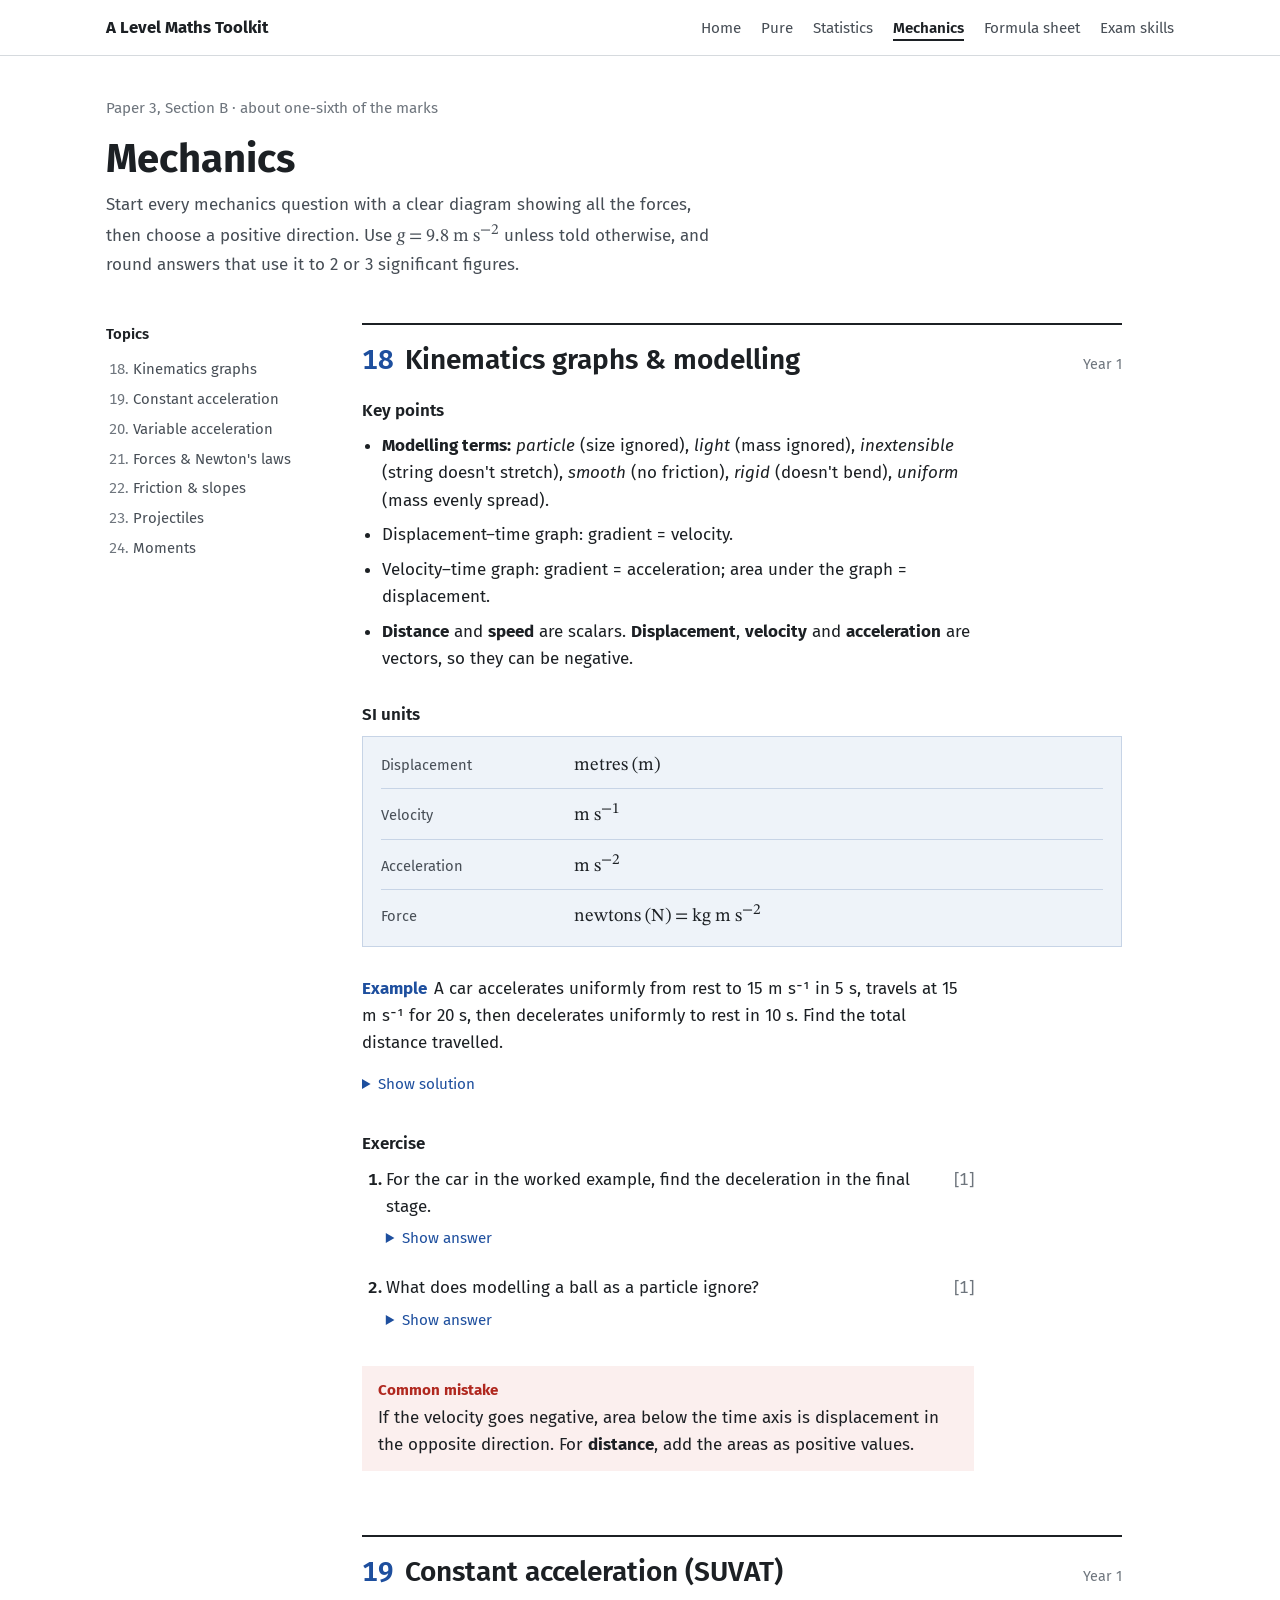
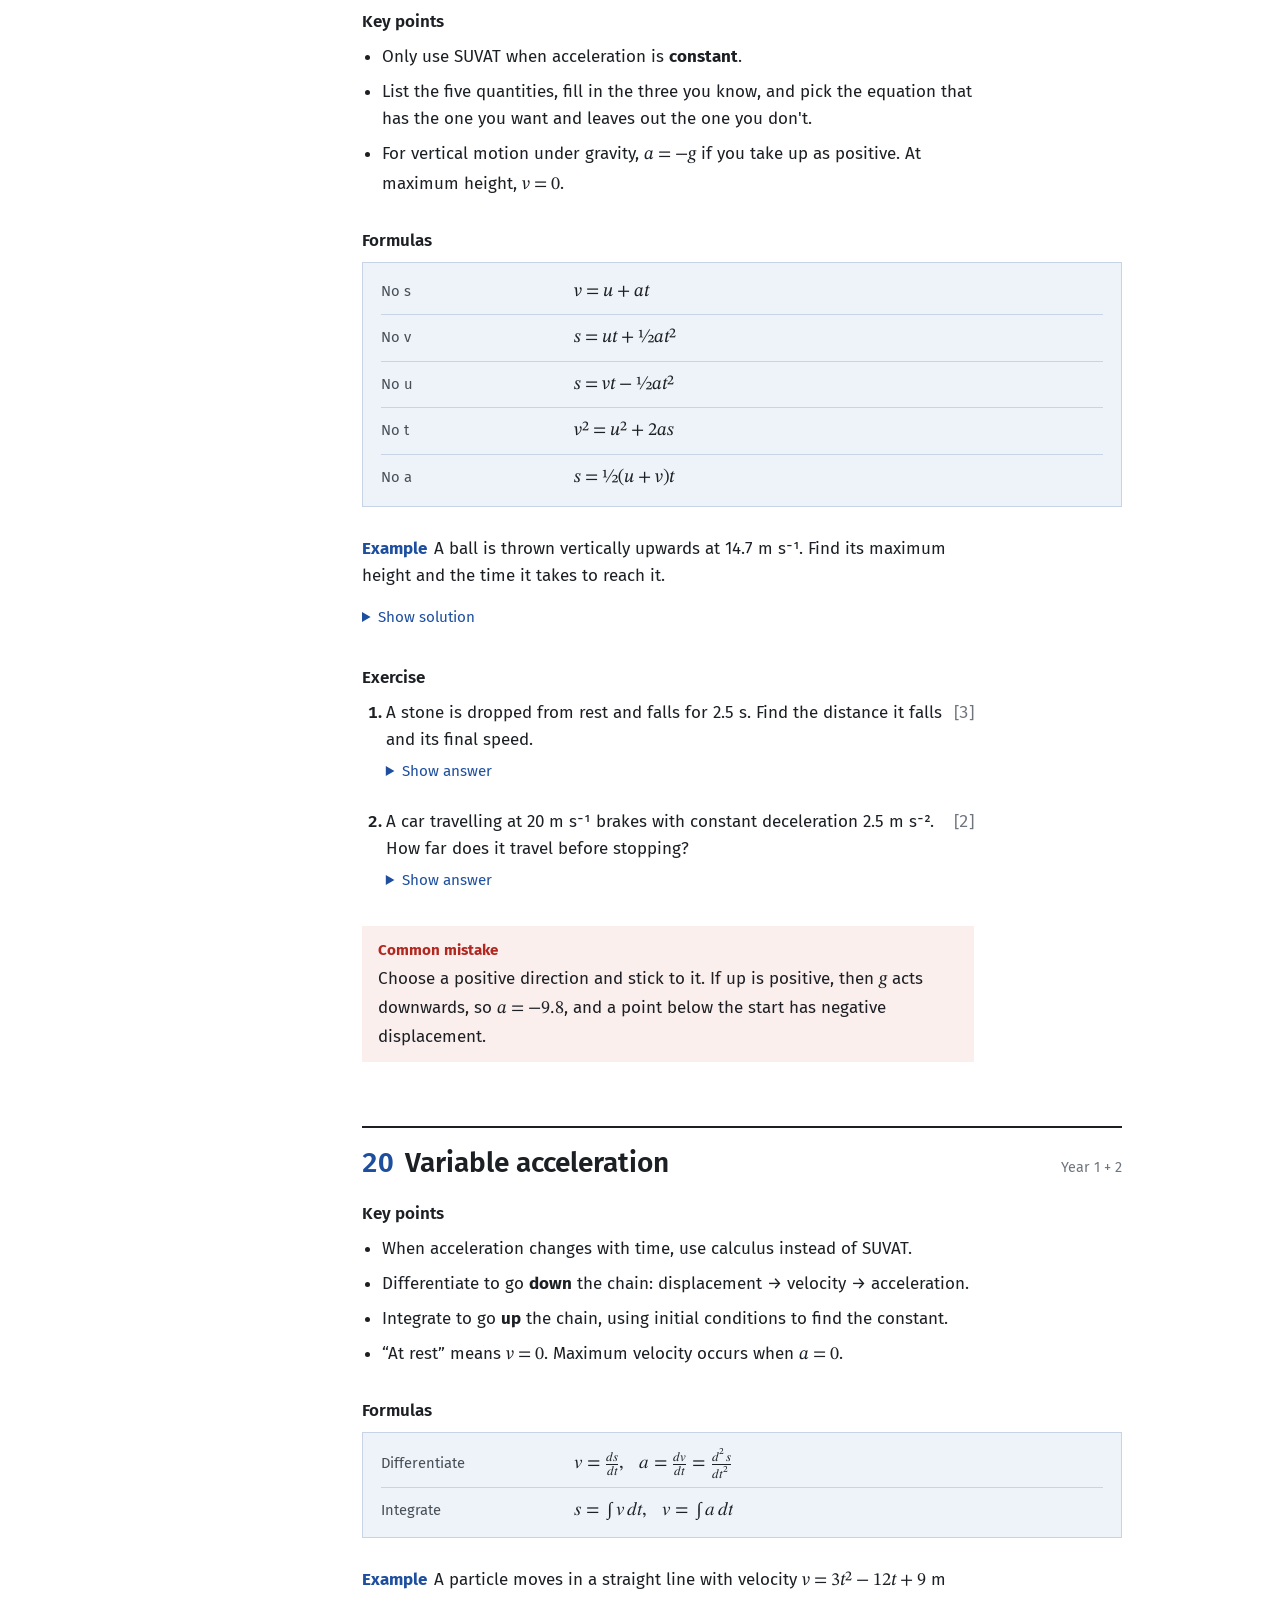
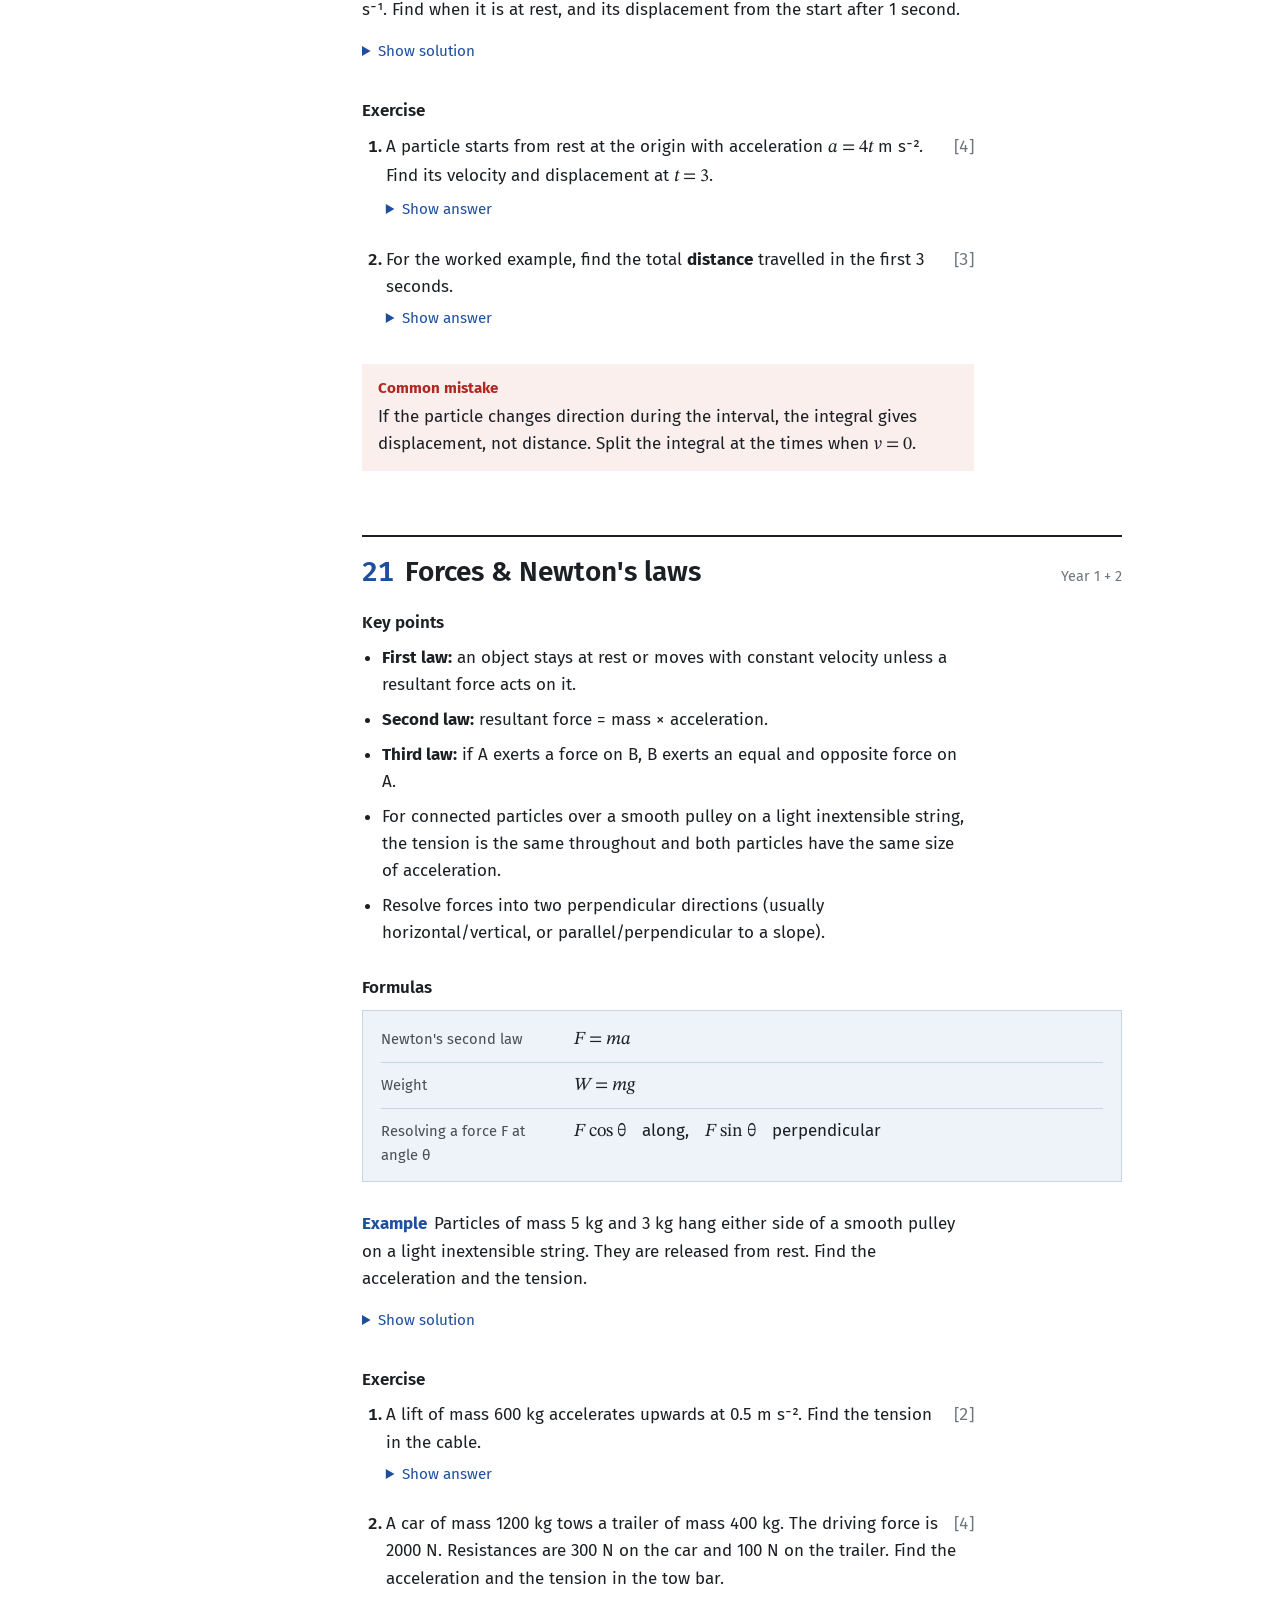
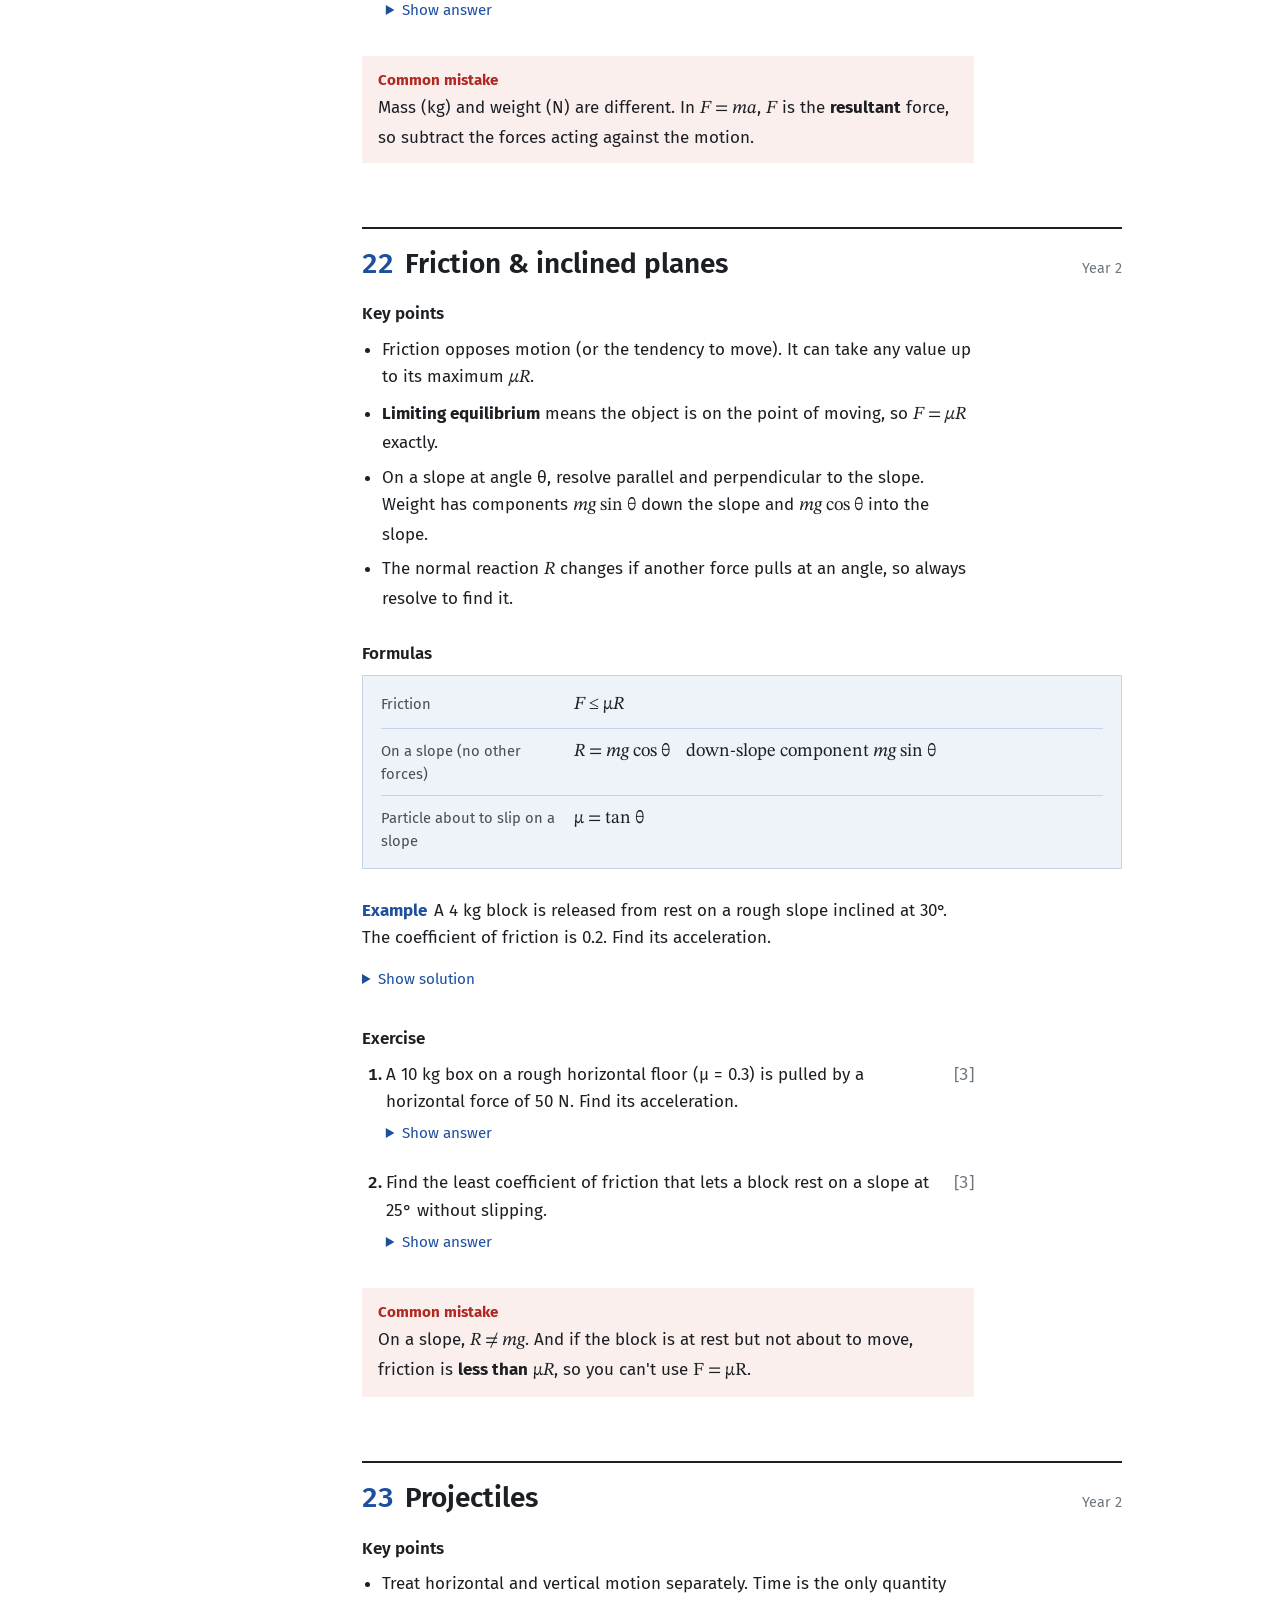
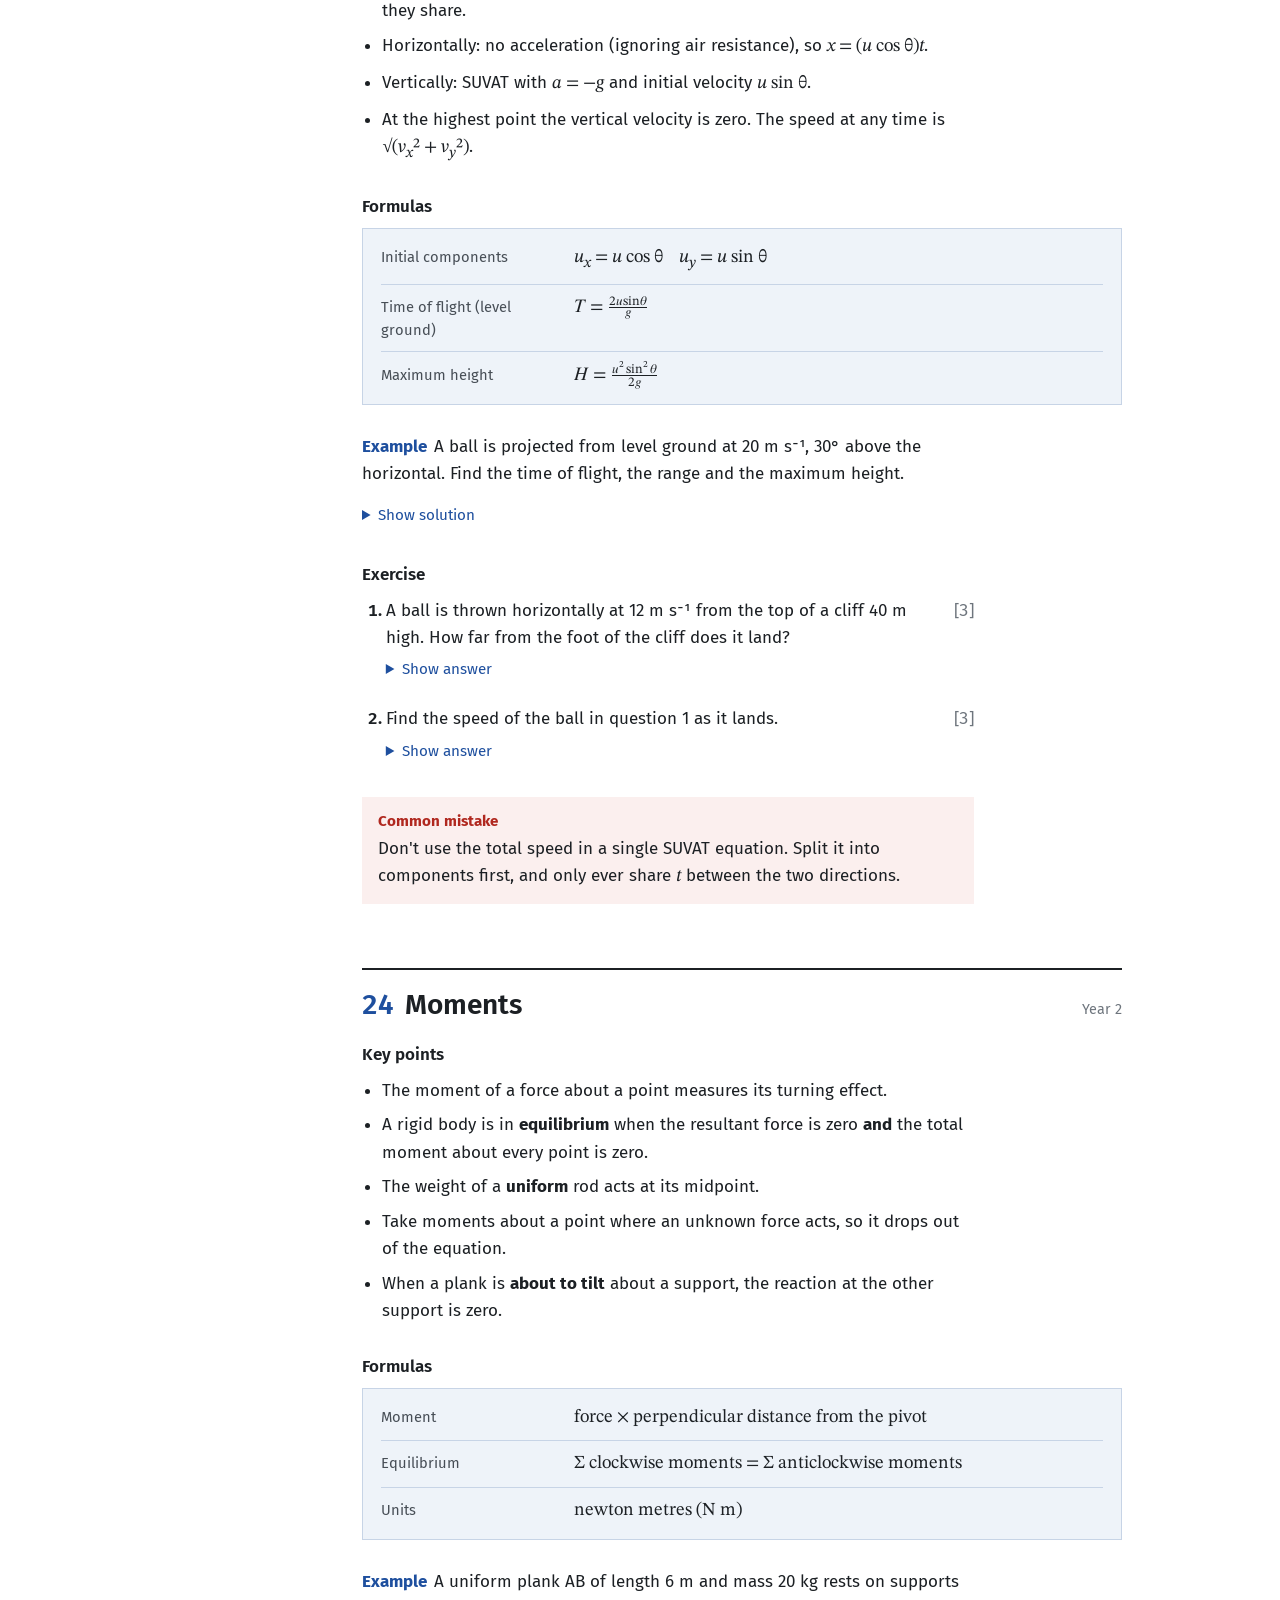
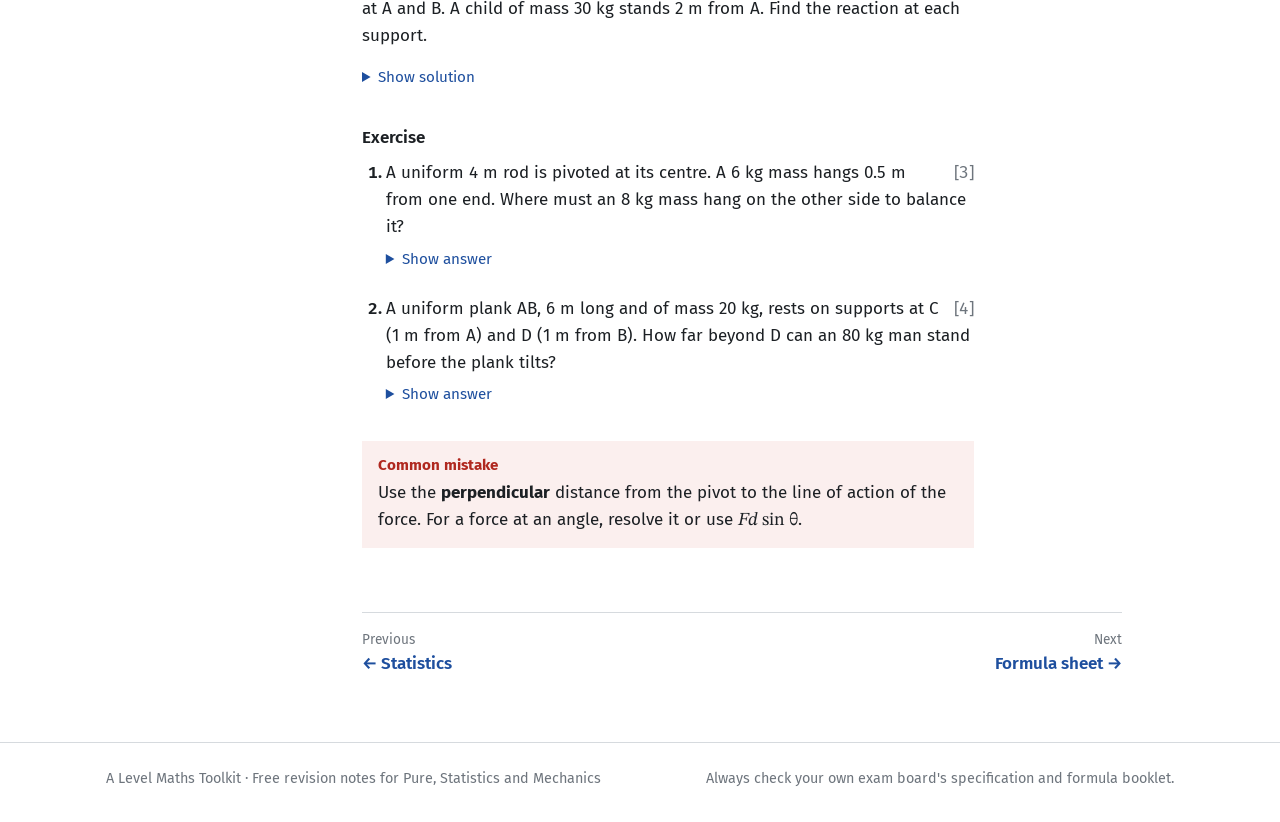
<file: study-tools/mechanics.html>
<!DOCTYPE html>
<html lang="en">
<head>
  <meta charset="UTF-8">
  <meta name="viewport" content="width=device-width, initial-scale=1, viewport-fit=cover">
  <title>Mechanics Notes</title>
  <meta name="claude:viewport-fit-sides" content="cover">
  <meta name="description" content="A Level Mechanics revision notes, key formulas, worked examples and practice questions with answers.">
  <link rel="preconnect" href="https://fonts.googleapis.com">
  <link rel="preconnect" href="https://fonts.gstatic.com" crossorigin>
  <link rel="stylesheet" href="https://fonts.googleapis.com/css2?family=Fira+Sans:ital,wght@0,400;0,600;0,700;1,400&family=STIX+Two+Text:ital@0;1&display=swap">
  <link rel="stylesheet" href="study.css">
</head>
<body style="--s: var(--mech);">

<header class="top">
  <div class="wrap">
    <a class="brand" href="index.html"><b>∂</b> A Level Maths Toolkit</a>
    <nav aria-label="Main">
      <ul class="menu">
        <li><a href="index.html">Home</a></li>
        <li><a href="pure.html">Pure</a></li>
        <li><a href="statistics.html">Statistics</a></li>
        <li><a href="mechanics.html" aria-current="page">Mechanics</a></li>
        <li><a href="formulas.html">Formula sheet</a></li>
        <li><a href="exam.html">Exam skills</a></li>
      </ul>
    </nav>
  </div>
</header>

<main class="wrap">
  <div class="page-head">
    <span class="label strand">Paper 3, Section B · about one-sixth of the marks</span>
    <h1>Mechanics</h1>
    <p>Start every mechanics question with a clear diagram showing all the forces, then choose a positive direction. Use <span class="m"><i>g</i> = 9.8 m s<sup>−2</sup></span> unless told otherwise, and round answers that use it to 2 or 3 significant figures.</p>
  </div>

  <div class="layout">
    <nav class="toc" aria-label="Topics">
      <span class="label">Topics</span>
      <ol start="18">
        <li><a href="#graphs">Kinematics graphs</a></li>
        <li><a href="#suvat">Constant acceleration</a></li>
        <li><a href="#variable">Variable acceleration</a></li>
        <li><a href="#forces">Forces &amp; Newton's laws</a></li>
        <li><a href="#friction">Friction &amp; slopes</a></li>
        <li><a href="#projectiles">Projectiles</a></li>
        <li><a href="#moments">Moments</a></li>
      </ol>
    </nav>

    <div>
      <!-- ============ 1. GRAPHS ============ -->
      <article class="topic" id="graphs">
        <header class="topic-head"><h2><span class="num">18</span>Kinematics graphs &amp; modelling</h2><span class="label">Year 1</span></header>
        <section class="block">
          <span class="label">Key points</span>
          <ul class="notes">
            <li><b>Modelling terms:</b> <i>particle</i> (size ignored), <i>light</i> (mass ignored), <i>inextensible</i> (string doesn't stretch), <i>smooth</i> (no friction), <i>rigid</i> (doesn't bend), <i>uniform</i> (mass evenly spread).</li>
            <li>Displacement–time graph: gradient = velocity.</li>
            <li>Velocity–time graph: gradient = acceleration; area under the graph = displacement.</li>
            <li><b>Distance</b> and <b>speed</b> are scalars. <b>Displacement</b>, <b>velocity</b> and <b>acceleration</b> are vectors, so they can be negative.</li>
          </ul>
        </section>
        <section class="block">
          <span class="label">SI units</span>
          <ul class="formulas">
            <li><span class="what">Displacement</span><span class="hl m">metres (m)</span></li>
            <li><span class="what">Velocity</span><span class="hl m">m s<sup>−1</sup></span></li>
            <li><span class="what">Acceleration</span><span class="hl m">m s<sup>−2</sup></span></li>
            <li><span class="what">Force</span><span class="hl m">newtons (N) = kg m s<sup>−2</sup></span></li>
          </ul>
        </section>
        <section class="block">
          <div class="example">
            <div class="q"><span class="label">Example</span>A car accelerates uniformly from rest to 15 m s⁻¹ in 5 s, travels at 15 m s⁻¹ for 20 s, then decelerates uniformly to rest in 10 s. Find the total distance travelled.</div>
            <details>
              <summary><span class="closed">Show solution</span><span class="open">Hide solution</span></summary>
              <ol class="steps">
                <li>Sketch the velocity–time graph: a trapezium with parallel sides 20 s (top) and 35 s (bottom), height 15.</li>
                <li>Distance = area = <span class="m">½(20 + 35) × 15</span>.</li>
                <li>Check by parts: <span class="m">37.5 + 300 + 75 = 412.5</span>.</li>
              </ol>
              <span class="ans">412.5 m</span>
            </details>
          </div>
        </section>
        <section class="block">
          <span class="label">Exercise</span>
          <ol class="practice">
            <li><span class="marks">[1]</span>For the car in the worked example, find the deceleration in the final stage.
              <details><summary>Show answer</summary>
                <p>1.5 m s⁻²</p>
                <p class="how">Gradient = 15 ÷ 10.</p>
              </details>
            </li>
            <li><span class="marks">[1]</span>What does modelling a ball as a particle ignore?
              <details><summary>Show answer</summary>
                <p>Its size (and so air resistance and rotation)</p>
              </details>
            </li>
          </ol>
        </section>
        <section class="block">
          <div class="watch"><span class="hand">Common mistake</span>
            <p>If the velocity goes negative, area below the time axis is displacement in the opposite direction. For <b>distance</b>, add the areas as positive values.</p>
          </div>
        </section>
      </article>

      <!-- ============ 2. SUVAT ============ -->
      <article class="topic" id="suvat">
        <header class="topic-head"><h2><span class="num">19</span>Constant acceleration (SUVAT)</h2><span class="label">Year 1</span></header>
        <section class="block">
          <span class="label">Key points</span>
          <ul class="notes">
            <li>Only use SUVAT when acceleration is <b>constant</b>.</li>
            <li>List the five quantities, fill in the three you know, and pick the equation that has the one you want and leaves out the one you don't.</li>
            <li>For vertical motion under gravity, <span class="m"><i>a</i> = −<i>g</i></span> if you take up as positive. At maximum height, <span class="m"><i>v</i> = 0</span>.</li>
          </ul>
        </section>
        <section class="block">
          <span class="label">Formulas</span>
          <ul class="formulas">
            <li><span class="what">No s</span><span class="hl m"><i>v</i> = <i>u</i> + <i>at</i></span></li>
            <li><span class="what">No v</span><span class="hl m"><i>s</i> = <i>ut</i> + ½<i>at</i>²</span></li>
            <li><span class="what">No u</span><span class="hl m"><i>s</i> = <i>vt</i> − ½<i>at</i>²</span></li>
            <li><span class="what">No t</span><span class="hl m"><i>v</i>² = <i>u</i>² + 2<i>as</i></span></li>
            <li><span class="what">No a</span><span class="hl m"><i>s</i> = ½(<i>u</i> + <i>v</i>)<i>t</i></span></li>
          </ul>
        </section>
        <section class="block">
          <div class="example">
            <div class="q"><span class="label">Example</span>A ball is thrown vertically upwards at 14.7 m s⁻¹. Find its maximum height and the time it takes to reach it.</div>
            <details>
              <summary><span class="closed">Show solution</span><span class="open">Hide solution</span></summary>
              <ol class="steps">
                <li>Up is positive: <span class="m"><i>u</i> = 14.7, <i>v</i> = 0, <i>a</i> = −9.8</span>.</li>
                <li>Height: <span class="m"><i>v</i>² = <i>u</i>² + 2<i>as</i></span> gives <span class="m">0 = 216.09 − 19.6<i>s</i></span>, so <span class="m"><i>s</i> = 11.025</span>.</li>
                <li>Time: <span class="m"><i>v</i> = <i>u</i> + <i>at</i></span> gives <span class="m">0 = 14.7 − 9.8<i>t</i></span>, so <span class="m"><i>t</i> = 1.5</span>.</li>
              </ol>
              <span class="ans">Maximum height 11.0 m after 1.5 s</span>
            </details>
          </div>
        </section>
        <section class="block">
          <span class="label">Exercise</span>
          <ol class="practice">
            <li><span class="marks">[3]</span>A stone is dropped from rest and falls for 2.5 s. Find the distance it falls and its final speed.
              <details><summary>Show answer</summary>
                <p>30.6 m; 24.5 m s⁻¹</p>
                <p class="how">s = ½ × 9.8 × 2.5² = 30.625; v = 9.8 × 2.5.</p>
              </details>
            </li>
            <li><span class="marks">[2]</span>A car travelling at 20 m s⁻¹ brakes with constant deceleration 2.5 m s⁻². How far does it travel before stopping?
              <details><summary>Show answer</summary>
                <p>80 m</p>
                <p class="how">0 = 20² − 2 × 2.5 × s, so s = 400 ÷ 5.</p>
              </details>
            </li>
          </ol>
        </section>
        <section class="block">
          <div class="watch"><span class="hand">Common mistake</span>
            <p>Choose a positive direction and stick to it. If up is positive, then <span class="m"><i>g</i></span> acts downwards, so <span class="m"><i>a</i> = −9.8</span>, and a point below the start has negative displacement.</p>
          </div>
        </section>
      </article>

      <!-- ============ 3. VARIABLE ============ -->
      <article class="topic" id="variable">
        <header class="topic-head"><h2><span class="num">20</span>Variable acceleration</h2><span class="label">Year 1 + 2</span></header>
        <section class="block">
          <span class="label">Key points</span>
          <ul class="notes">
            <li>When acceleration changes with time, use calculus instead of SUVAT.</li>
            <li>Differentiate to go <b>down</b> the chain: displacement → velocity → acceleration.</li>
            <li>Integrate to go <b>up</b> the chain, using initial conditions to find the constant.</li>
            <li>“At rest” means <span class="m"><i>v</i> = 0</span>. Maximum velocity occurs when <span class="m"><i>a</i> = 0</span>.</li>
          </ul>
        </section>
        <section class="block">
          <span class="label">Formulas</span>
          <ul class="formulas">
            <li><span class="what">Differentiate</span><span class="hl"><math><mi>v</mi><mo>=</mo><mfrac><mrow><mi>d</mi><mi>s</mi></mrow><mrow><mi>d</mi><mi>t</mi></mrow></mfrac><mo>,</mo><mspace width="0.6em"></mspace><mi>a</mi><mo>=</mo><mfrac><mrow><mi>d</mi><mi>v</mi></mrow><mrow><mi>d</mi><mi>t</mi></mrow></mfrac><mo>=</mo><mfrac><mrow><msup><mi>d</mi><mn>2</mn></msup><mi>s</mi></mrow><mrow><mi>d</mi><msup><mi>t</mi><mn>2</mn></msup></mrow></mfrac></math></span></li>
            <li><span class="what">Integrate</span><span class="hl"><math><mi>s</mi><mo>=</mo><mo>∫</mo><mi>v</mi><mspace width="0.2em"></mspace><mi>d</mi><mi>t</mi><mo>,</mo><mspace width="0.6em"></mspace><mi>v</mi><mo>=</mo><mo>∫</mo><mi>a</mi><mspace width="0.2em"></mspace><mi>d</mi><mi>t</mi></math></span></li>
          </ul>
        </section>
        <section class="block">
          <div class="example">
            <div class="q"><span class="label">Example</span>A particle moves in a straight line with velocity <span class="m"><i>v</i> = 3<i>t</i>² − 12<i>t</i> + 9</span> m s⁻¹. Find when it is at rest, and its displacement from the start after 1 second.</div>
            <details>
              <summary><span class="closed">Show solution</span><span class="open">Hide solution</span></summary>
              <ol class="steps">
                <li>At rest: <span class="m">3<i>t</i>² − 12<i>t</i> + 9 = 3(<i>t</i> − 1)(<i>t</i> − 3) = 0</span>, so <span class="m"><i>t</i> = 1</span> or <span class="m"><i>t</i> = 3</span>.</li>
                <li>Displacement: <span class="m"><i>s</i> = ∫ <i>v</i> d<i>t</i> = <i>t</i>³ − 6<i>t</i>² + 9<i>t</i></span> (with <span class="m"><i>s</i> = 0</span> at <span class="m"><i>t</i> = 0</span>).</li>
                <li>At <span class="m"><i>t</i> = 1</span>: <span class="m"><i>s</i> = 1 − 6 + 9 = 4</span>.</li>
              </ol>
              <span class="ans">At rest when t = 1 s and t = 3 s; displacement 4 m</span>
            </details>
          </div>
        </section>
        <section class="block">
          <span class="label">Exercise</span>
          <ol class="practice">
            <li><span class="marks">[4]</span>A particle starts from rest at the origin with acceleration <span class="m"><i>a</i> = 4<i>t</i></span> m s⁻². Find its velocity and displacement at <span class="m"><i>t</i> = 3</span>.
              <details><summary>Show answer</summary>
                <p>v = 18 m s⁻¹, s = 18 m</p>
                <p class="how">v = 2t² (c = 0) and s = 2t³/3 (c = 0).</p>
              </details>
            </li>
            <li><span class="marks">[3]</span>For the worked example, find the total <b>distance</b> travelled in the first 3 seconds.
              <details><summary>Show answer</summary>
                <p>8 m</p>
                <p class="how">It goes 4 m forwards (t = 0 to 1), then turns round. s(3) = 0, so it comes 4 m back. 4 + 4 = 8.</p>
              </details>
            </li>
          </ol>
        </section>
        <section class="block">
          <div class="watch"><span class="hand">Common mistake</span>
            <p>If the particle changes direction during the interval, the integral gives displacement, not distance. Split the integral at the times when <span class="m"><i>v</i> = 0</span>.</p>
          </div>
        </section>
      </article>

      <!-- ============ 4. FORCES ============ -->
      <article class="topic" id="forces">
        <header class="topic-head"><h2><span class="num">21</span>Forces &amp; Newton's laws</h2><span class="label">Year 1 + 2</span></header>
        <section class="block">
          <span class="label">Key points</span>
          <ul class="notes">
            <li><b>First law:</b> an object stays at rest or moves with constant velocity unless a resultant force acts on it.</li>
            <li><b>Second law:</b> resultant force = mass × acceleration.</li>
            <li><b>Third law:</b> if A exerts a force on B, B exerts an equal and opposite force on A.</li>
            <li>For connected particles over a smooth pulley on a light inextensible string, the tension is the same throughout and both particles have the same size of acceleration.</li>
            <li>Resolve forces into two perpendicular directions (usually horizontal/vertical, or parallel/perpendicular to a slope).</li>
          </ul>
        </section>
        <section class="block">
          <span class="label">Formulas</span>
          <ul class="formulas">
            <li><span class="what">Newton's second law</span><span class="hl m"><i>F</i> = <i>ma</i></span></li>
            <li><span class="what">Weight</span><span class="hl m"><i>W</i> = <i>mg</i></span></li>
            <li><span class="what">Resolving a force F at angle θ</span><span class="hl m"><i>F</i> cos θ</span> along, <span class="hl m"><i>F</i> sin θ</span> perpendicular</li>
          </ul>
        </section>
        <section class="block">
          <div class="example">
            <div class="q"><span class="label">Example</span>Particles of mass 5 kg and 3 kg hang either side of a smooth pulley on a light inextensible string. They are released from rest. Find the acceleration and the tension.</div>
            <details>
              <summary><span class="closed">Show solution</span><span class="open">Hide solution</span></summary>
              <ol class="steps">
                <li>The 5 kg mass moves down and the 3 kg mass moves up, both with acceleration <span class="m"><i>a</i></span>.</li>
                <li>5 kg: <span class="m">5<i>g</i> − <i>T</i> = 5<i>a</i></span>. 3 kg: <span class="m"><i>T</i> − 3<i>g</i> = 3<i>a</i></span>.</li>
                <li>Add: <span class="m">2<i>g</i> = 8<i>a</i></span>, so <span class="m"><i>a</i> = 2.45</span>.</li>
                <li>Then <span class="m"><i>T</i> = 3(9.8 + 2.45) = 36.75</span>.</li>
              </ol>
              <span class="ans">a = 2.45 m s⁻², T = 36.75 N (36.8 N to 3 s.f.)</span>
            </details>
          </div>
        </section>
        <section class="block">
          <span class="label">Exercise</span>
          <ol class="practice">
            <li><span class="marks">[2]</span>A lift of mass 600 kg accelerates upwards at 0.5 m s⁻². Find the tension in the cable.
              <details><summary>Show answer</summary>
                <p>6180 N</p>
                <p class="how">T − 600g = 600 × 0.5, so T = 5880 + 300.</p>
              </details>
            </li>
            <li><span class="marks">[4]</span>A car of mass 1200 kg tows a trailer of mass 400 kg. The driving force is 2000 N. Resistances are 300 N on the car and 100 N on the trailer. Find the acceleration and the tension in the tow bar.
              <details><summary>Show answer</summary>
                <p>a = 1 m s⁻², T = 500 N</p>
                <p class="how">Whole system: 2000 − 400 = 1600a. Trailer alone: T − 100 = 400 × 1.</p>
              </details>
            </li>
          </ol>
        </section>
        <section class="block">
          <div class="watch"><span class="hand">Common mistake</span>
            <p>Mass (kg) and weight (N) are different. In <span class="m"><i>F</i> = <i>ma</i></span>, <span class="m"><i>F</i></span> is the <b>resultant</b> force, so subtract the forces acting against the motion.</p>
          </div>
        </section>
      </article>

      <!-- ============ 5. FRICTION ============ -->
      <article class="topic" id="friction">
        <header class="topic-head"><h2><span class="num">22</span>Friction &amp; inclined planes</h2><span class="label">Year 2</span></header>
        <section class="block">
          <span class="label">Key points</span>
          <ul class="notes">
            <li>Friction opposes motion (or the tendency to move). It can take any value up to its maximum <span class="m"><i>μR</i></span>.</li>
            <li><b>Limiting equilibrium</b> means the object is on the point of moving, so <span class="m"><i>F</i> = <i>μR</i></span> exactly.</li>
            <li>On a slope at angle θ, resolve parallel and perpendicular to the slope. Weight has components <span class="m"><i>mg</i> sin θ</span> down the slope and <span class="m"><i>mg</i> cos θ</span> into the slope.</li>
            <li>The normal reaction <span class="m"><i>R</i></span> changes if another force pulls at an angle, so always resolve to find it.</li>
          </ul>
        </section>
        <section class="block">
          <span class="label">Formulas</span>
          <ul class="formulas">
            <li><span class="what">Friction</span><span class="hl m"><i>F</i> ≤ μ<i>R</i></span></li>
            <li><span class="what">On a slope (no other forces)</span><span class="hl m"><i>R</i> = <i>mg</i> cos θ</span><span class="hl m">down-slope component <i>mg</i> sin θ</span></li>
            <li><span class="what">Particle about to slip on a slope</span><span class="hl m">μ = tan θ</span></li>
          </ul>
        </section>
        <section class="block">
          <div class="example">
            <div class="q"><span class="label">Example</span>A 4 kg block is released from rest on a rough slope inclined at 30°. The coefficient of friction is 0.2. Find its acceleration.</div>
            <details>
              <summary><span class="closed">Show solution</span><span class="open">Hide solution</span></summary>
              <ol class="steps">
                <li>Perpendicular to the slope: <span class="m"><i>R</i> = 4<i>g</i> cos 30° = 33.95 N</span>.</li>
                <li>Friction (moving, so limiting): <span class="m"><i>F</i> = 0.2 × 33.95 = 6.79 N</span>, acting up the slope.</li>
                <li>Down the slope: <span class="m">4<i>g</i> sin 30° − 6.79 = 4<i>a</i></span>, so <span class="m">19.6 − 6.79 = 4<i>a</i></span>.</li>
              </ol>
              <span class="ans">a = 3.20 m s⁻² (3 s.f.)</span>
            </details>
          </div>
        </section>
        <section class="block">
          <span class="label">Exercise</span>
          <ol class="practice">
            <li><span class="marks">[3]</span>A 10 kg box on a rough horizontal floor (μ = 0.3) is pulled by a horizontal force of 50 N. Find its acceleration.
              <details><summary>Show answer</summary>
                <p>2.06 m s⁻²</p>
                <p class="how">R = 98, so F = 29.4. Then 50 − 29.4 = 10a.</p>
              </details>
            </li>
            <li><span class="marks">[3]</span>Find the least coefficient of friction that lets a block rest on a slope at 25° without slipping.
              <details><summary>Show answer</summary>
                <p>μ = tan 25° = 0.466</p>
                <p class="how">mg sin 25° ≤ μ mg cos 25°, so μ ≥ tan 25°.</p>
              </details>
            </li>
          </ol>
        </section>
        <section class="block">
          <div class="watch"><span class="hand">Common mistake</span>
            <p>On a slope, <span class="m"><i>R</i> ≠ <i>mg</i></span>. And if the block is at rest but not about to move, friction is <b>less than</b> <span class="m">μ<i>R</i></span>, so you can't use <span class="m">F = μR</span>.</p>
          </div>
        </section>
      </article>

      <!-- ============ 6. PROJECTILES ============ -->
      <article class="topic" id="projectiles">
        <header class="topic-head"><h2><span class="num">23</span>Projectiles</h2><span class="label">Year 2</span></header>
        <section class="block">
          <span class="label">Key points</span>
          <ul class="notes">
            <li>Treat horizontal and vertical motion separately. Time is the only quantity they share.</li>
            <li>Horizontally: no acceleration (ignoring air resistance), so <span class="m"><i>x</i> = (<i>u</i> cos θ)<i>t</i></span>.</li>
            <li>Vertically: SUVAT with <span class="m"><i>a</i> = −<i>g</i></span> and initial velocity <span class="m"><i>u</i> sin θ</span>.</li>
            <li>At the highest point the vertical velocity is zero. The speed at any time is <span class="m">√(<i>v<sub>x</sub></i>² + <i>v<sub>y</sub></i>²)</span>.</li>
          </ul>
        </section>
        <section class="block">
          <span class="label">Formulas</span>
          <ul class="formulas">
            <li><span class="what">Initial components</span><span class="hl m"><i>u<sub>x</sub></i> = <i>u</i> cos θ</span><span class="hl m"><i>u<sub>y</sub></i> = <i>u</i> sin θ</span></li>
            <li><span class="what">Time of flight (level ground)</span><span class="hl"><math><mi>T</mi><mo>=</mo><mfrac><mrow><mn>2</mn><mi>u</mi><mi>sin</mi><mi>θ</mi></mrow><mi>g</mi></mfrac></math></span></li>
            <li><span class="what">Maximum height</span><span class="hl"><math><mi>H</mi><mo>=</mo><mfrac><mrow><msup><mi>u</mi><mn>2</mn></msup><msup><mi>sin</mi><mn>2</mn></msup><mi>θ</mi></mrow><mrow><mn>2</mn><mi>g</mi></mrow></mfrac></math></span></li>
          </ul>
        </section>
        <section class="block">
          <div class="example">
            <div class="q"><span class="label">Example</span>A ball is projected from level ground at 20 m s⁻¹, 30° above the horizontal. Find the time of flight, the range and the maximum height.</div>
            <details>
              <summary><span class="closed">Show solution</span><span class="open">Hide solution</span></summary>
              <ol class="steps">
                <li>Components: <span class="m"><i>u<sub>x</sub></i> = 20 cos 30° = 17.32</span>, <span class="m"><i>u<sub>y</sub></i> = 20 sin 30° = 10</span>.</li>
                <li>Lands when <span class="m"><i>s<sub>y</sub></i> = 0</span>: <span class="m">10<i>t</i> − 4.9<i>t</i>² = 0</span>, so <span class="m"><i>t</i> = 10/4.9 = 2.04 s</span>.</li>
                <li>Range: <span class="m">17.32 × 2.041 = 35.3 m</span>.</li>
                <li>Max height: <span class="m">0 = 10² − 2(9.8)<i>s</i></span>, so <span class="m"><i>s</i> = 5.10 m</span>.</li>
              </ol>
              <span class="ans">2.04 s, range 35.3 m, max height 5.10 m</span>
            </details>
          </div>
        </section>
        <section class="block">
          <span class="label">Exercise</span>
          <ol class="practice">
            <li><span class="marks">[3]</span>A ball is thrown horizontally at 12 m s⁻¹ from the top of a cliff 40 m high. How far from the foot of the cliff does it land?
              <details><summary>Show answer</summary>
                <p>34.3 m</p>
                <p class="how">Vertically: 40 = 4.9t², so t = 2.857 s. Horizontally: 12 × 2.857.</p>
              </details>
            </li>
            <li><span class="marks">[3]</span>Find the speed of the ball in question 1 as it lands.
              <details><summary>Show answer</summary>
                <p>30.5 m s⁻¹</p>
                <p class="how">v_y = 9.8 × 2.857 = 28.0 and v_x = 12, so speed = √(12² + 28²) = √928.</p>
              </details>
            </li>
          </ol>
        </section>
        <section class="block">
          <div class="watch"><span class="hand">Common mistake</span>
            <p>Don't use the total speed in a single SUVAT equation. Split it into components first, and only ever share <span class="m"><i>t</i></span> between the two directions.</p>
          </div>
        </section>
      </article>

      <!-- ============ 7. MOMENTS ============ -->
      <article class="topic" id="moments">
        <header class="topic-head"><h2><span class="num">24</span>Moments</h2><span class="label">Year 2</span></header>
        <section class="block">
          <span class="label">Key points</span>
          <ul class="notes">
            <li>The moment of a force about a point measures its turning effect.</li>
            <li>A rigid body is in <b>equilibrium</b> when the resultant force is zero <b>and</b> the total moment about every point is zero.</li>
            <li>The weight of a <b>uniform</b> rod acts at its midpoint.</li>
            <li>Take moments about a point where an unknown force acts, so it drops out of the equation.</li>
            <li>When a plank is <b>about to tilt</b> about a support, the reaction at the other support is zero.</li>
          </ul>
        </section>
        <section class="block">
          <span class="label">Formulas</span>
          <ul class="formulas">
            <li><span class="what">Moment</span><span class="hl m">force × perpendicular distance from the pivot</span></li>
            <li><span class="what">Equilibrium</span><span class="hl m">Σ clockwise moments = Σ anticlockwise moments</span></li>
            <li><span class="what">Units</span><span class="hl m">newton metres (N m)</span></li>
          </ul>
        </section>
        <section class="block">
          <div class="example">
            <div class="q"><span class="label">Example</span>A uniform plank AB of length 6 m and mass 20 kg rests on supports at A and B. A child of mass 30 kg stands 2 m from A. Find the reaction at each support.</div>
            <details>
              <summary><span class="closed">Show solution</span><span class="open">Hide solution</span></summary>
              <ol class="steps">
                <li>The plank's weight acts at its midpoint, 3 m from A.</li>
                <li>Moments about A: <span class="m"><i>R<sub>B</sub></i> × 6 = 20<i>g</i> × 3 + 30<i>g</i> × 2 = 120<i>g</i></span>, so <span class="m"><i>R<sub>B</sub></i> = 20<i>g</i></span>.</li>
                <li>Resolve vertically: <span class="m"><i>R<sub>A</sub></i> + <i>R<sub>B</sub></i> = 50<i>g</i></span>, so <span class="m"><i>R<sub>A</sub></i> = 30<i>g</i></span>.</li>
              </ol>
              <span class="ans">R_A = 294 N, R_B = 196 N</span>
            </details>
          </div>
        </section>
        <section class="block">
          <span class="label">Exercise</span>
          <ol class="practice">
            <li><span class="marks">[3]</span>A uniform 4 m rod is pivoted at its centre. A 6 kg mass hangs 0.5 m from one end. Where must an 8 kg mass hang on the other side to balance it?
              <details><summary>Show answer</summary>
                <p>1.125 m from the centre</p>
                <p class="how">The 6 kg mass is 1.5 m from the centre: 6g × 1.5 = 8g × d.</p>
              </details>
            </li>
            <li><span class="marks">[4]</span>A uniform plank AB, 6 m long and of mass 20 kg, rests on supports at C (1 m from A) and D (1 m from B). How far beyond D can an 80 kg man stand before the plank tilts?
              <details><summary>Show answer</summary>
                <p>0.5 m beyond D</p>
                <p class="how">About to tilt about D, so R_C = 0. Moments about D: 20g × 2 = 80g × x.</p>
              </details>
            </li>
          </ol>
        </section>
        <section class="block">
          <div class="watch"><span class="hand">Common mistake</span>
            <p>Use the <b>perpendicular</b> distance from the pivot to the line of action of the force. For a force at an angle, resolve it or use <span class="m"><i>Fd</i> sin θ</span>.</p>
          </div>
        </section>
      </article>

      <nav class="next-page" aria-label="More pages">
        <a href="statistics.html"><span>Previous</span>← Statistics</a>
        <a href="formulas.html"><span>Next</span>Formula sheet →</a>
      </nav>
    </div>
  </div>
</main>

<footer class="foot">
  <div class="wrap">
    <span>A Level Maths Toolkit · Free revision notes for Pure, Statistics and Mechanics</span>
    <span>Always check your own exam board's specification and formula booklet.</span>
  </div>
</footer>

</body>
</html>
</file>
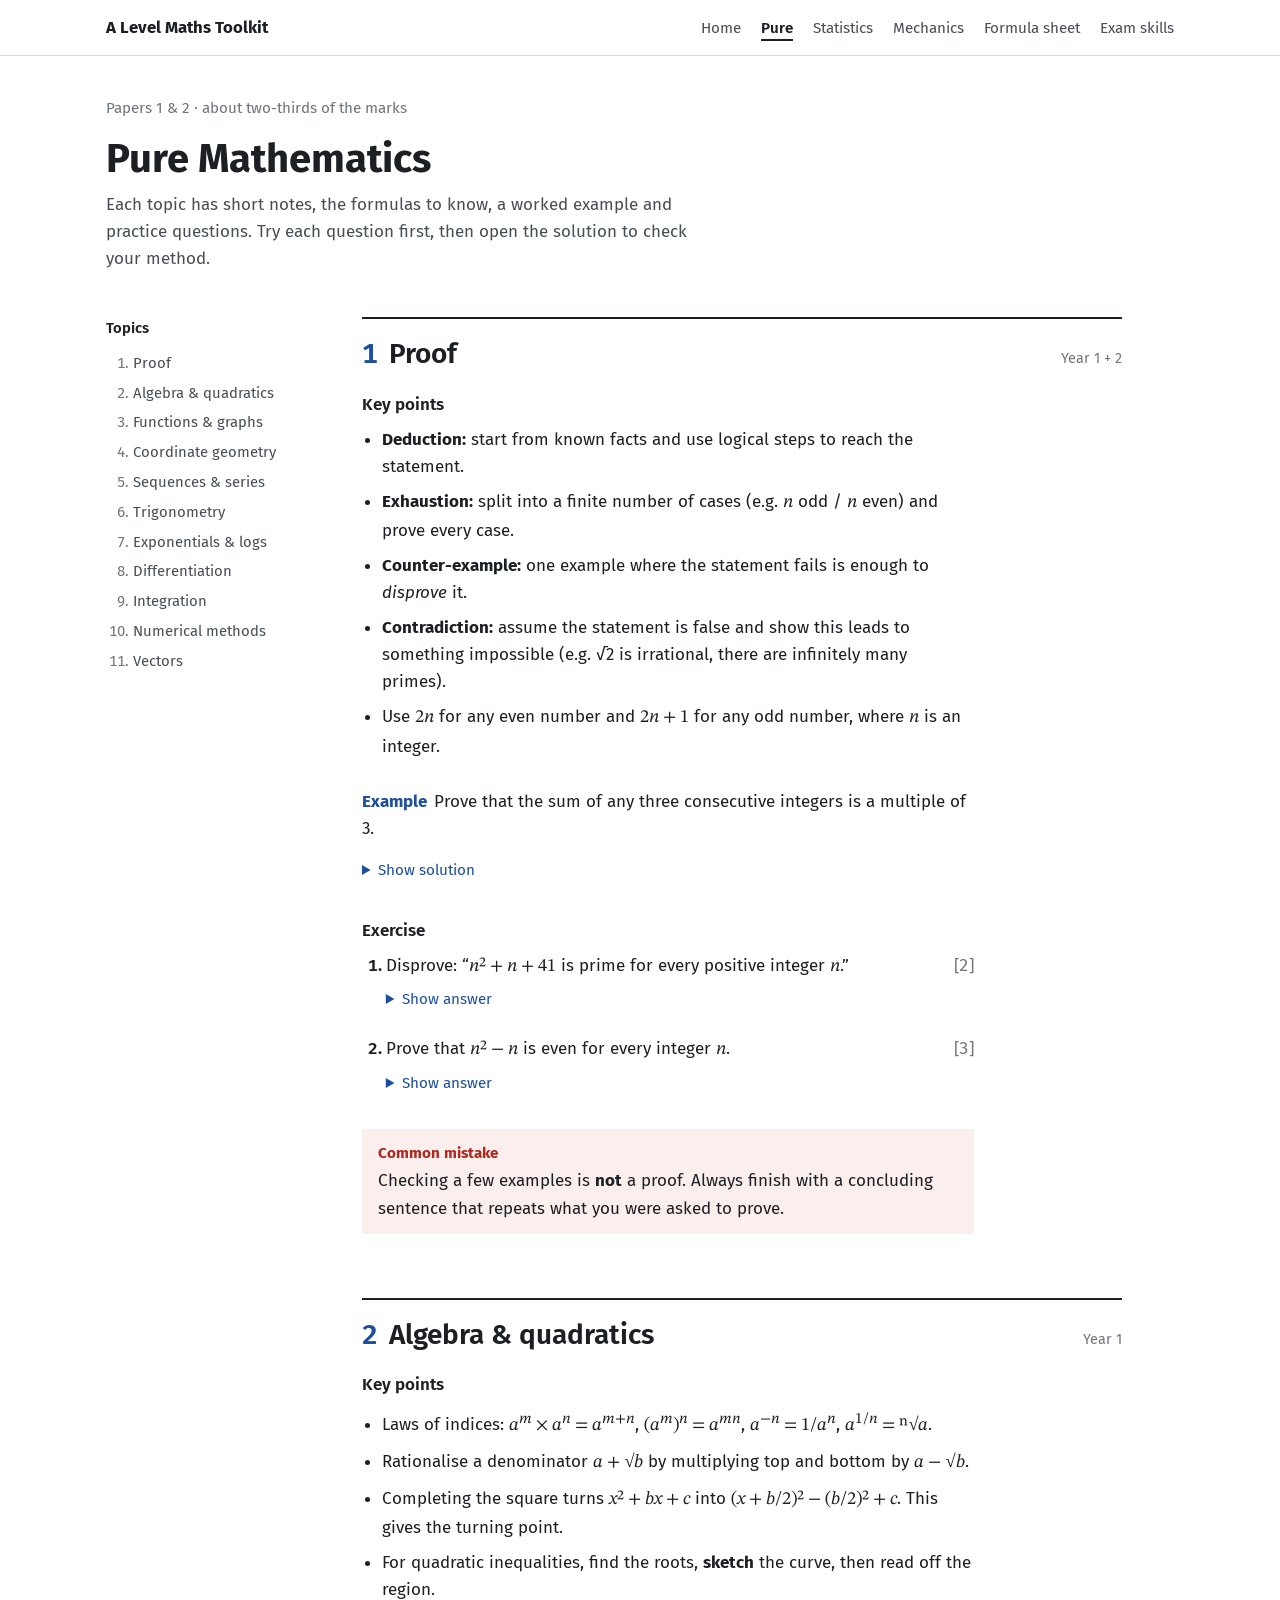
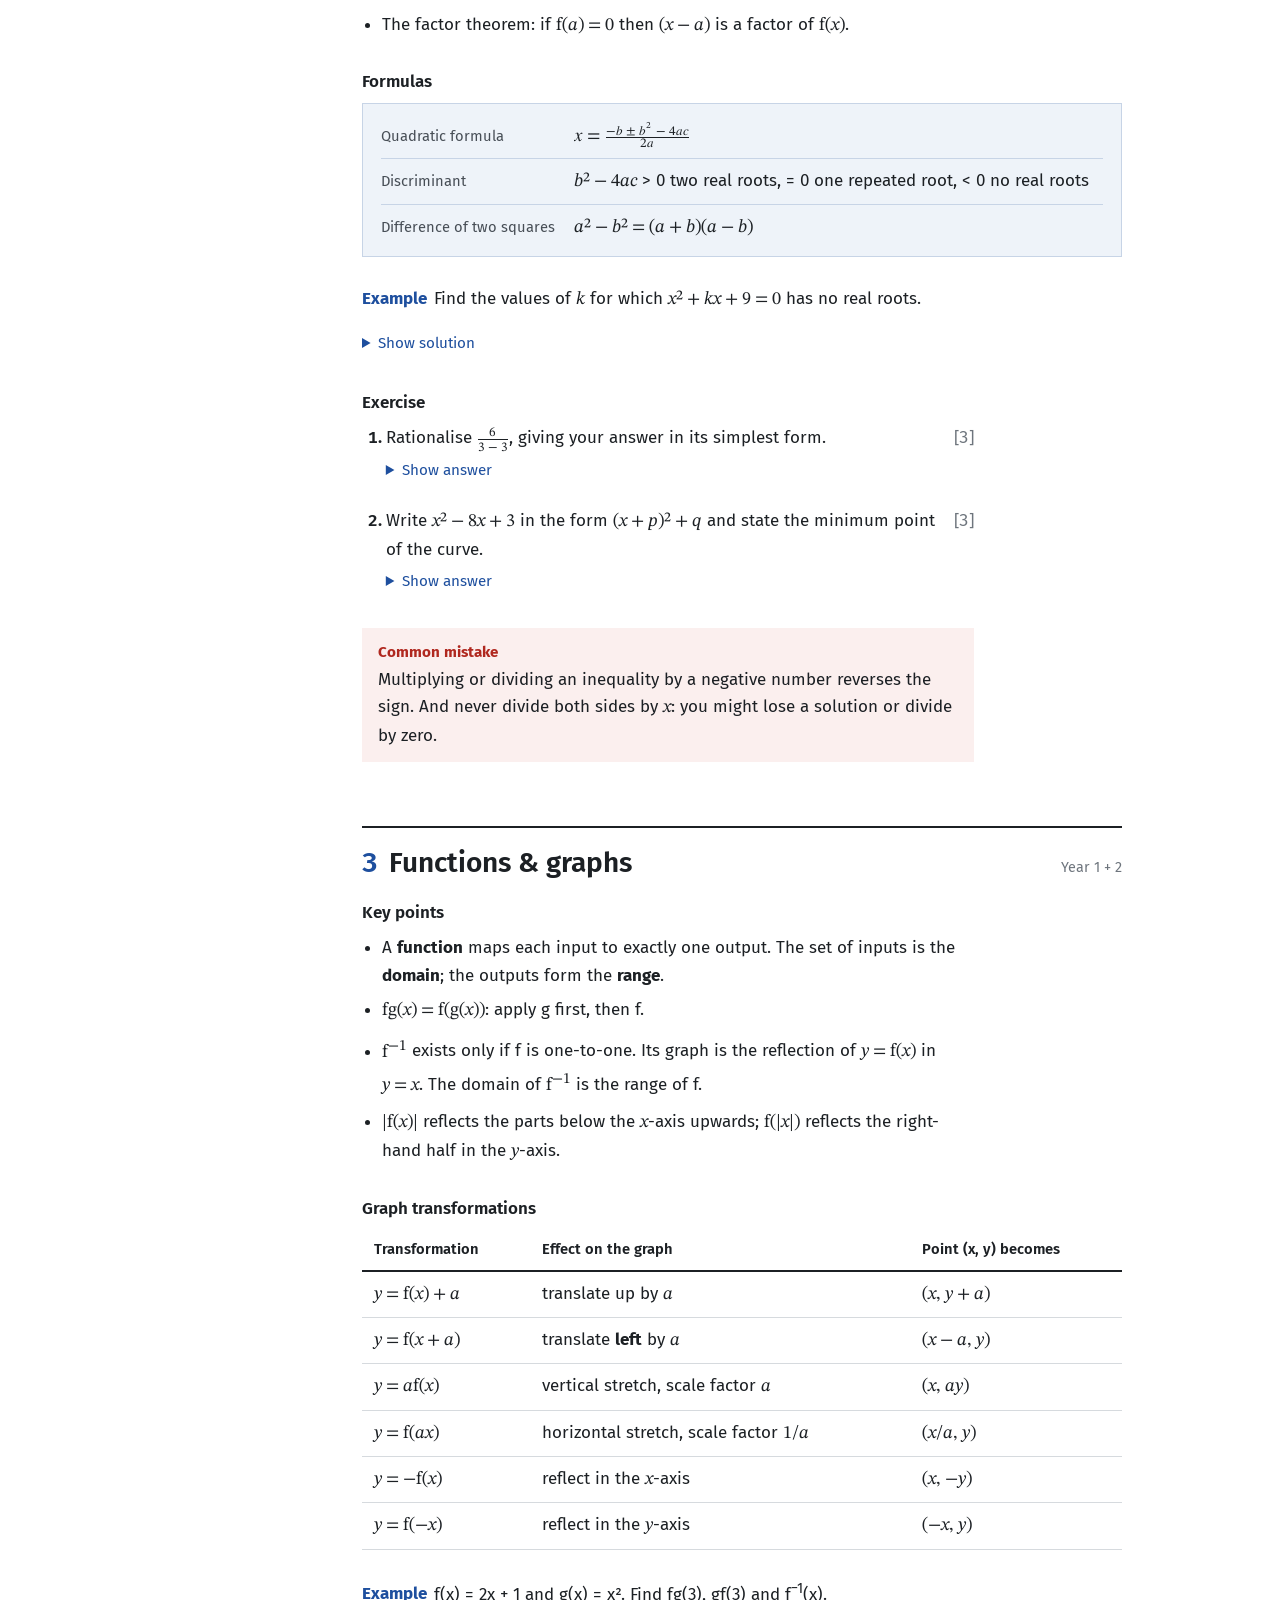
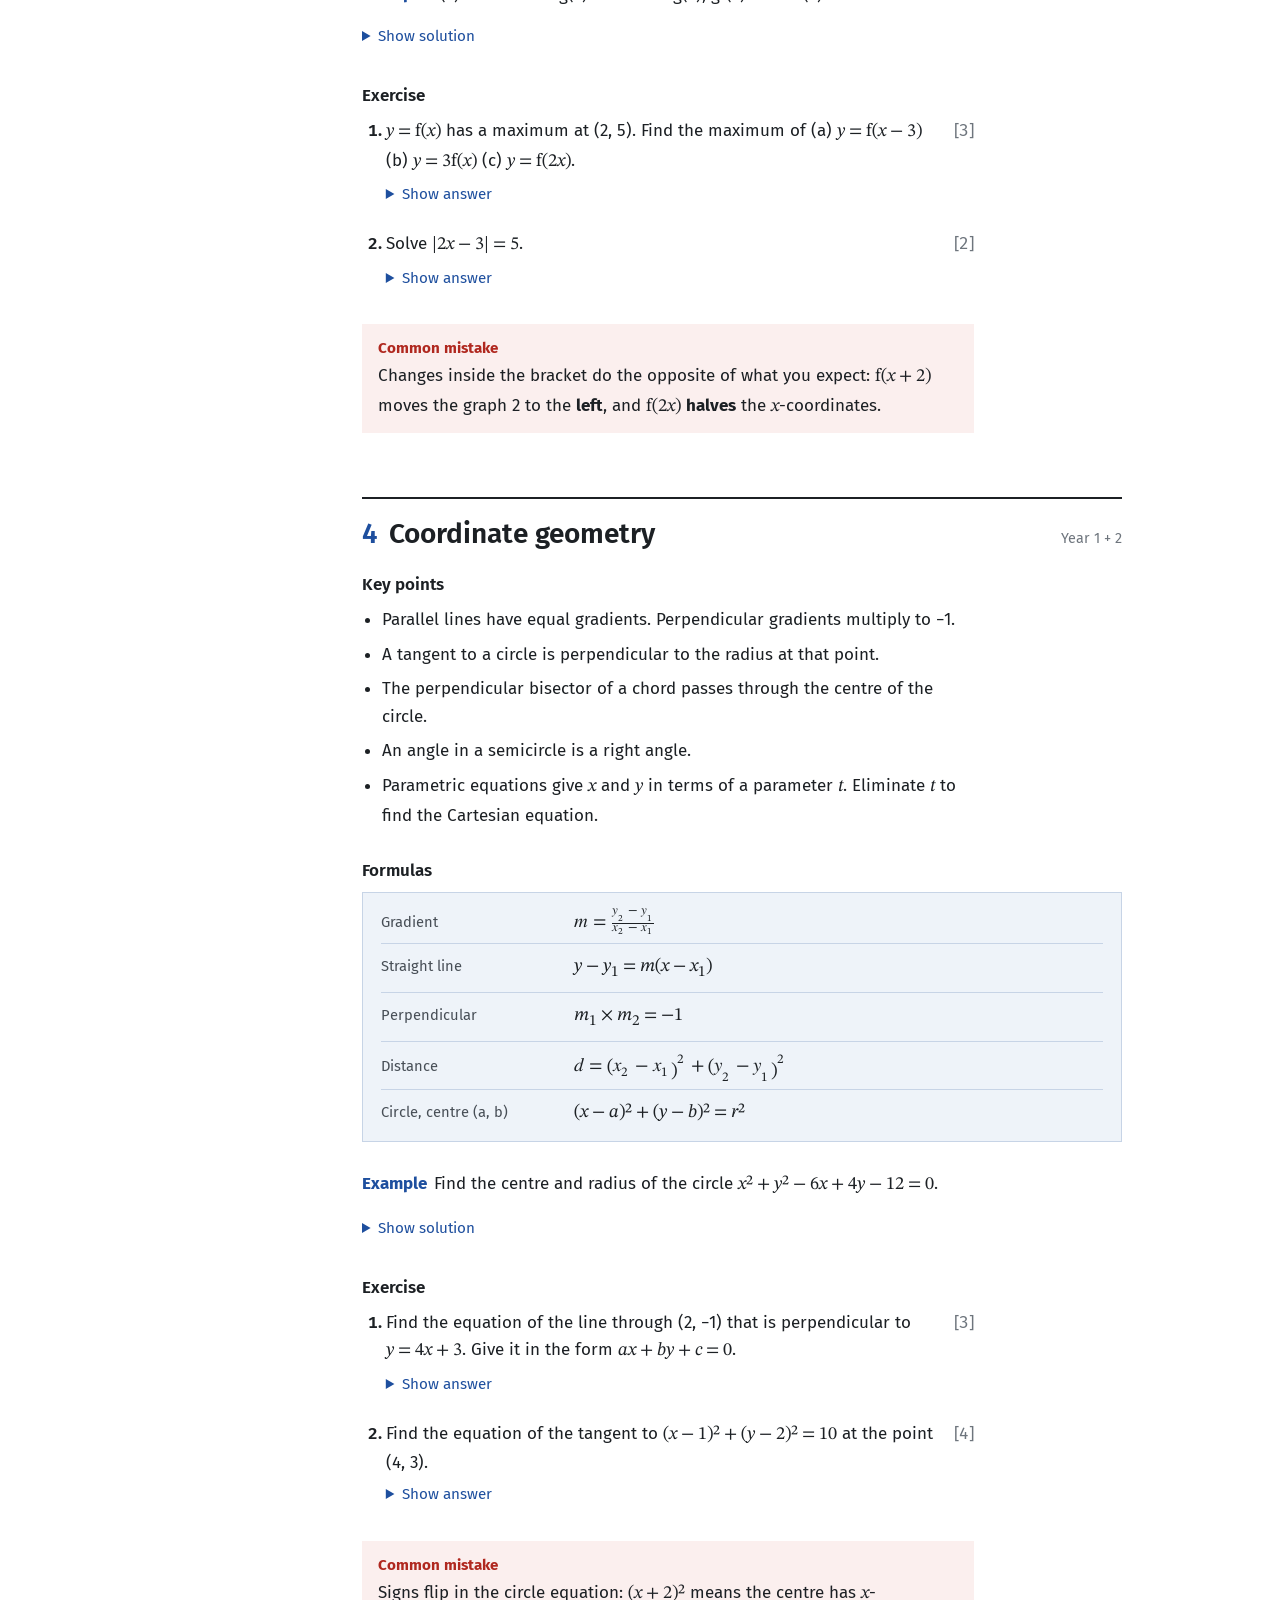
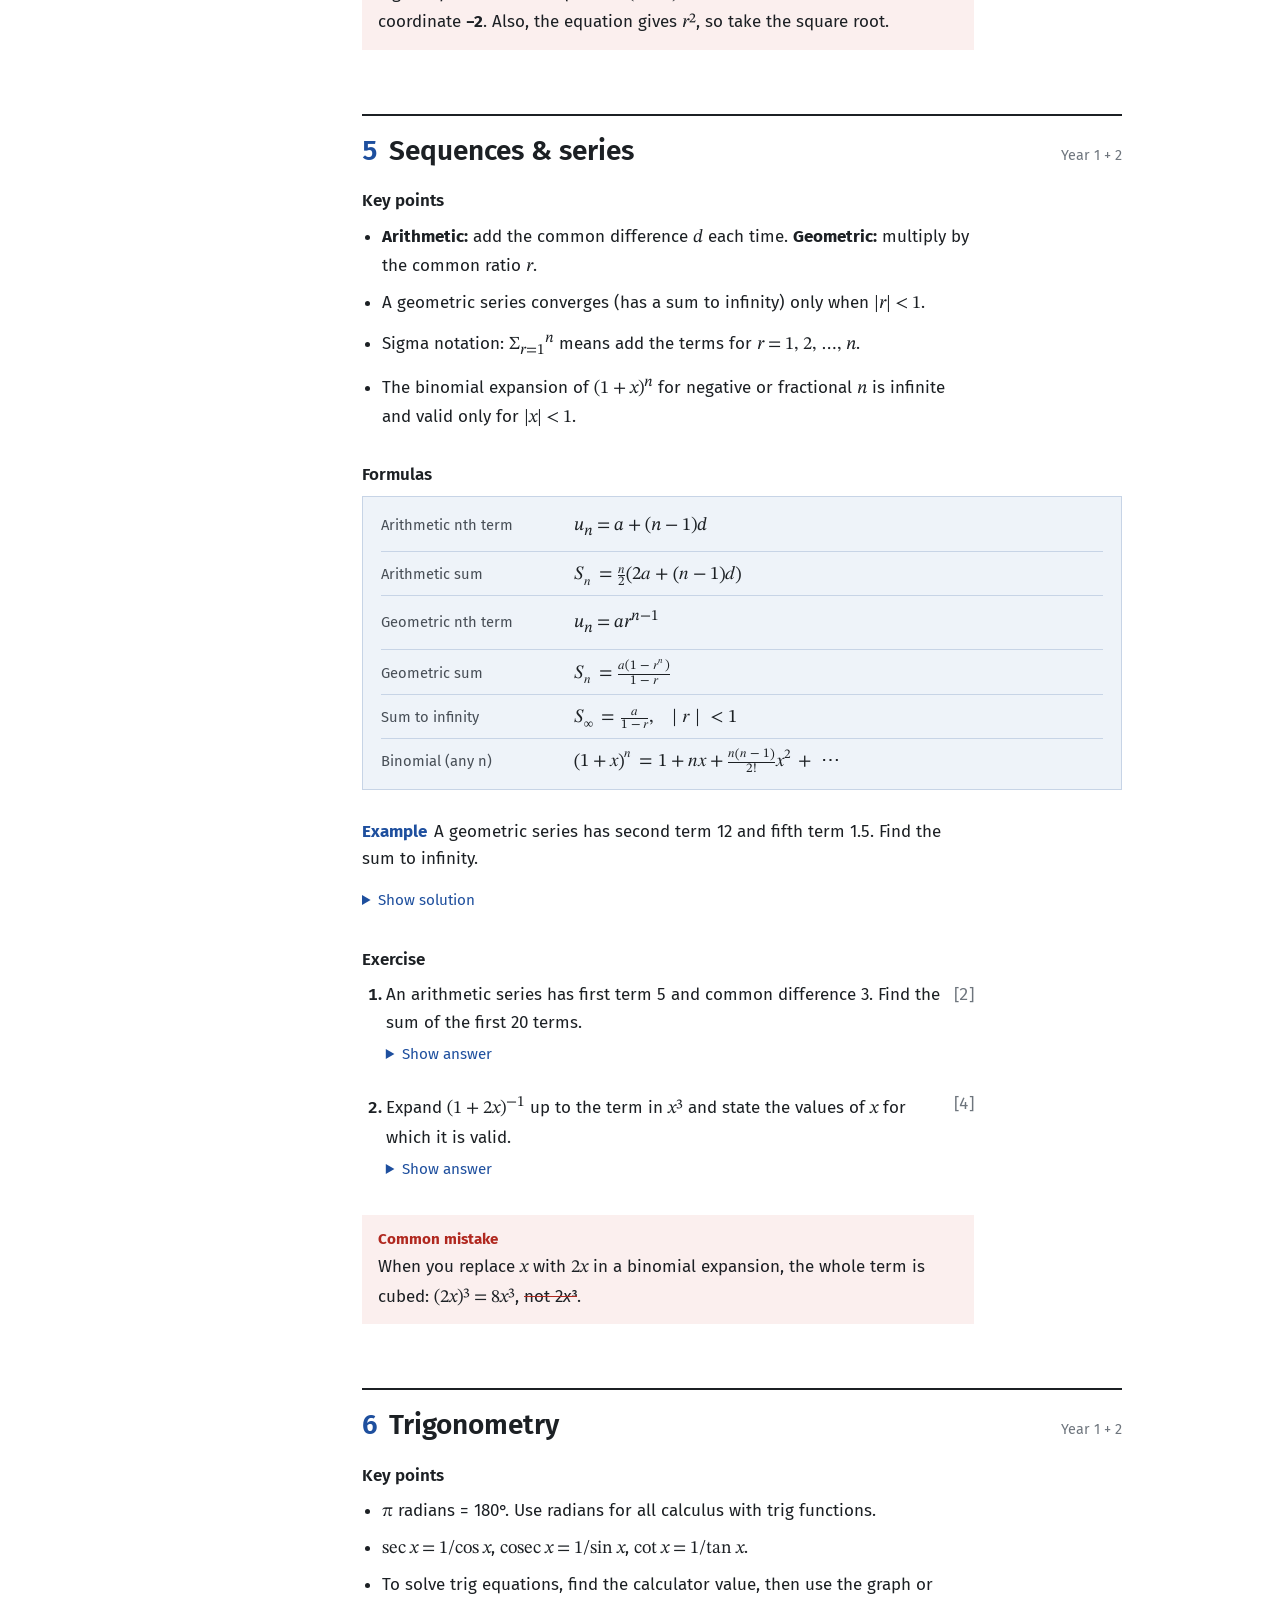
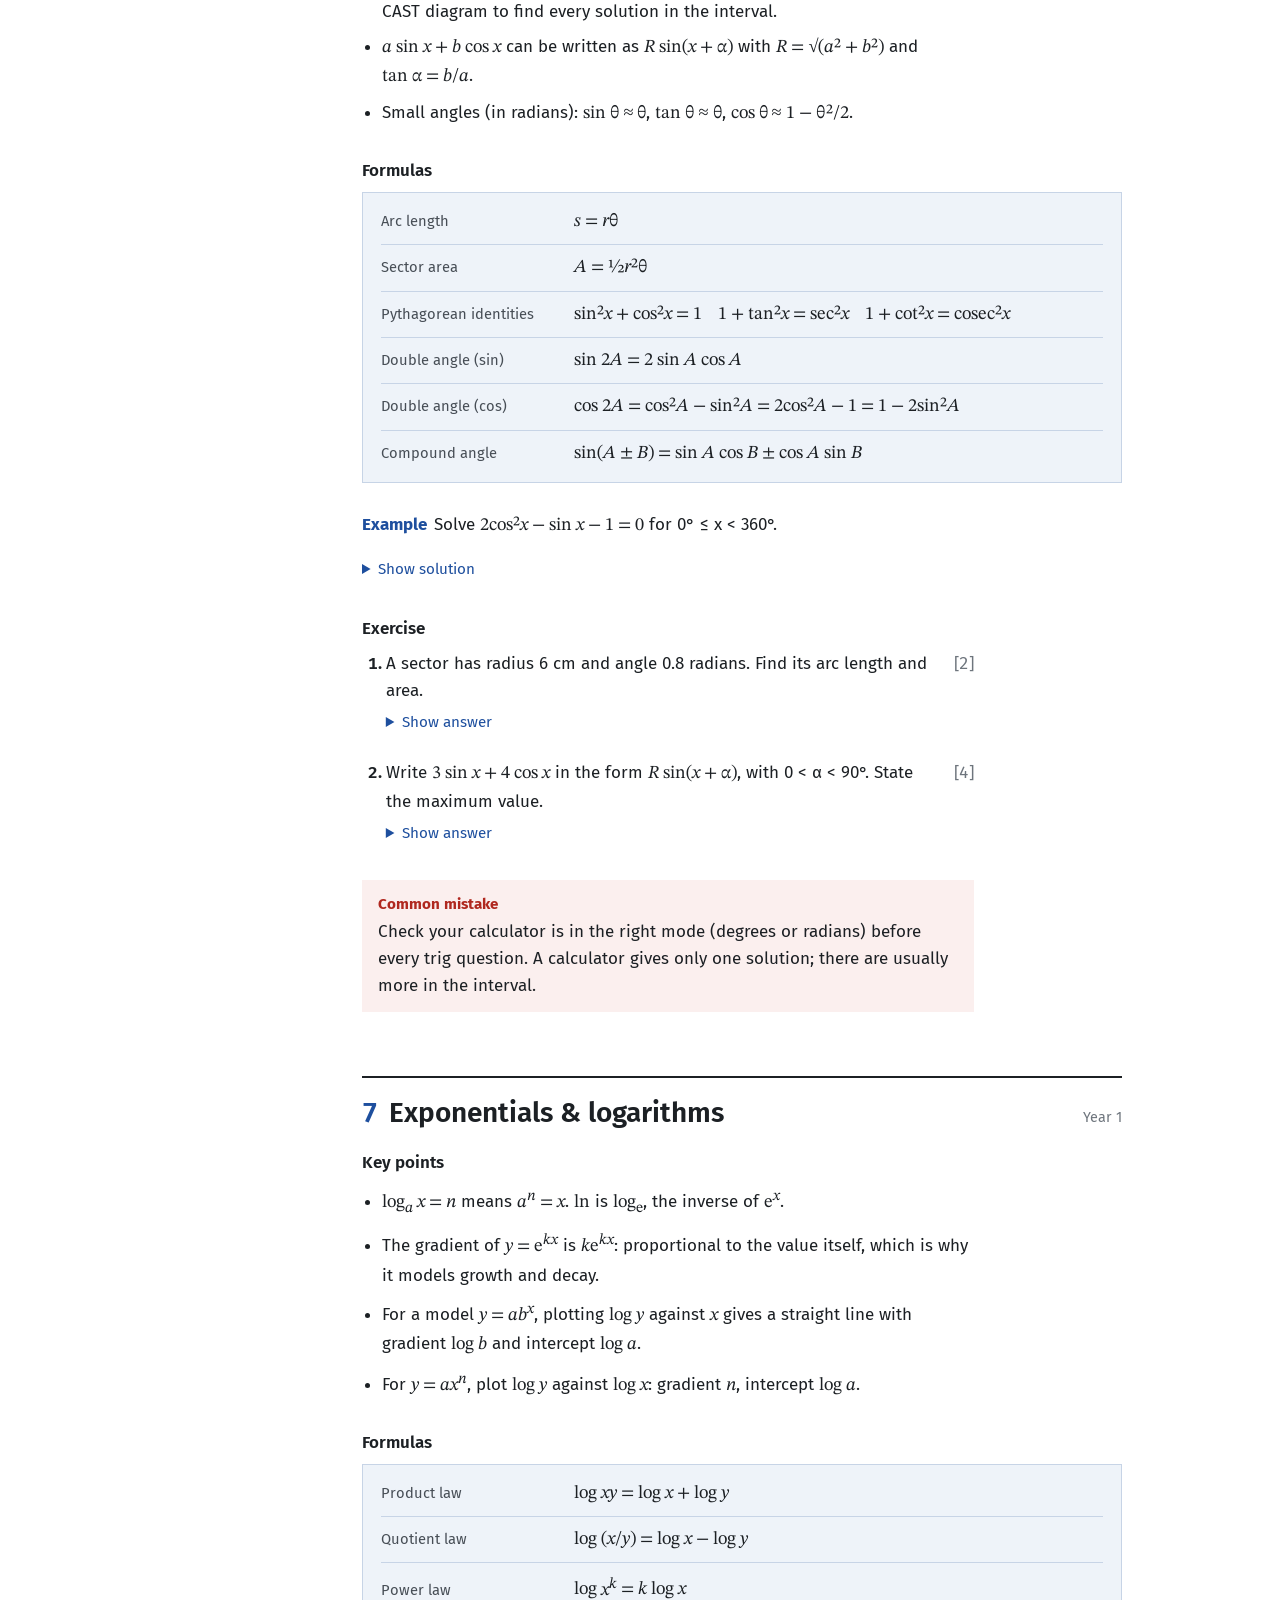
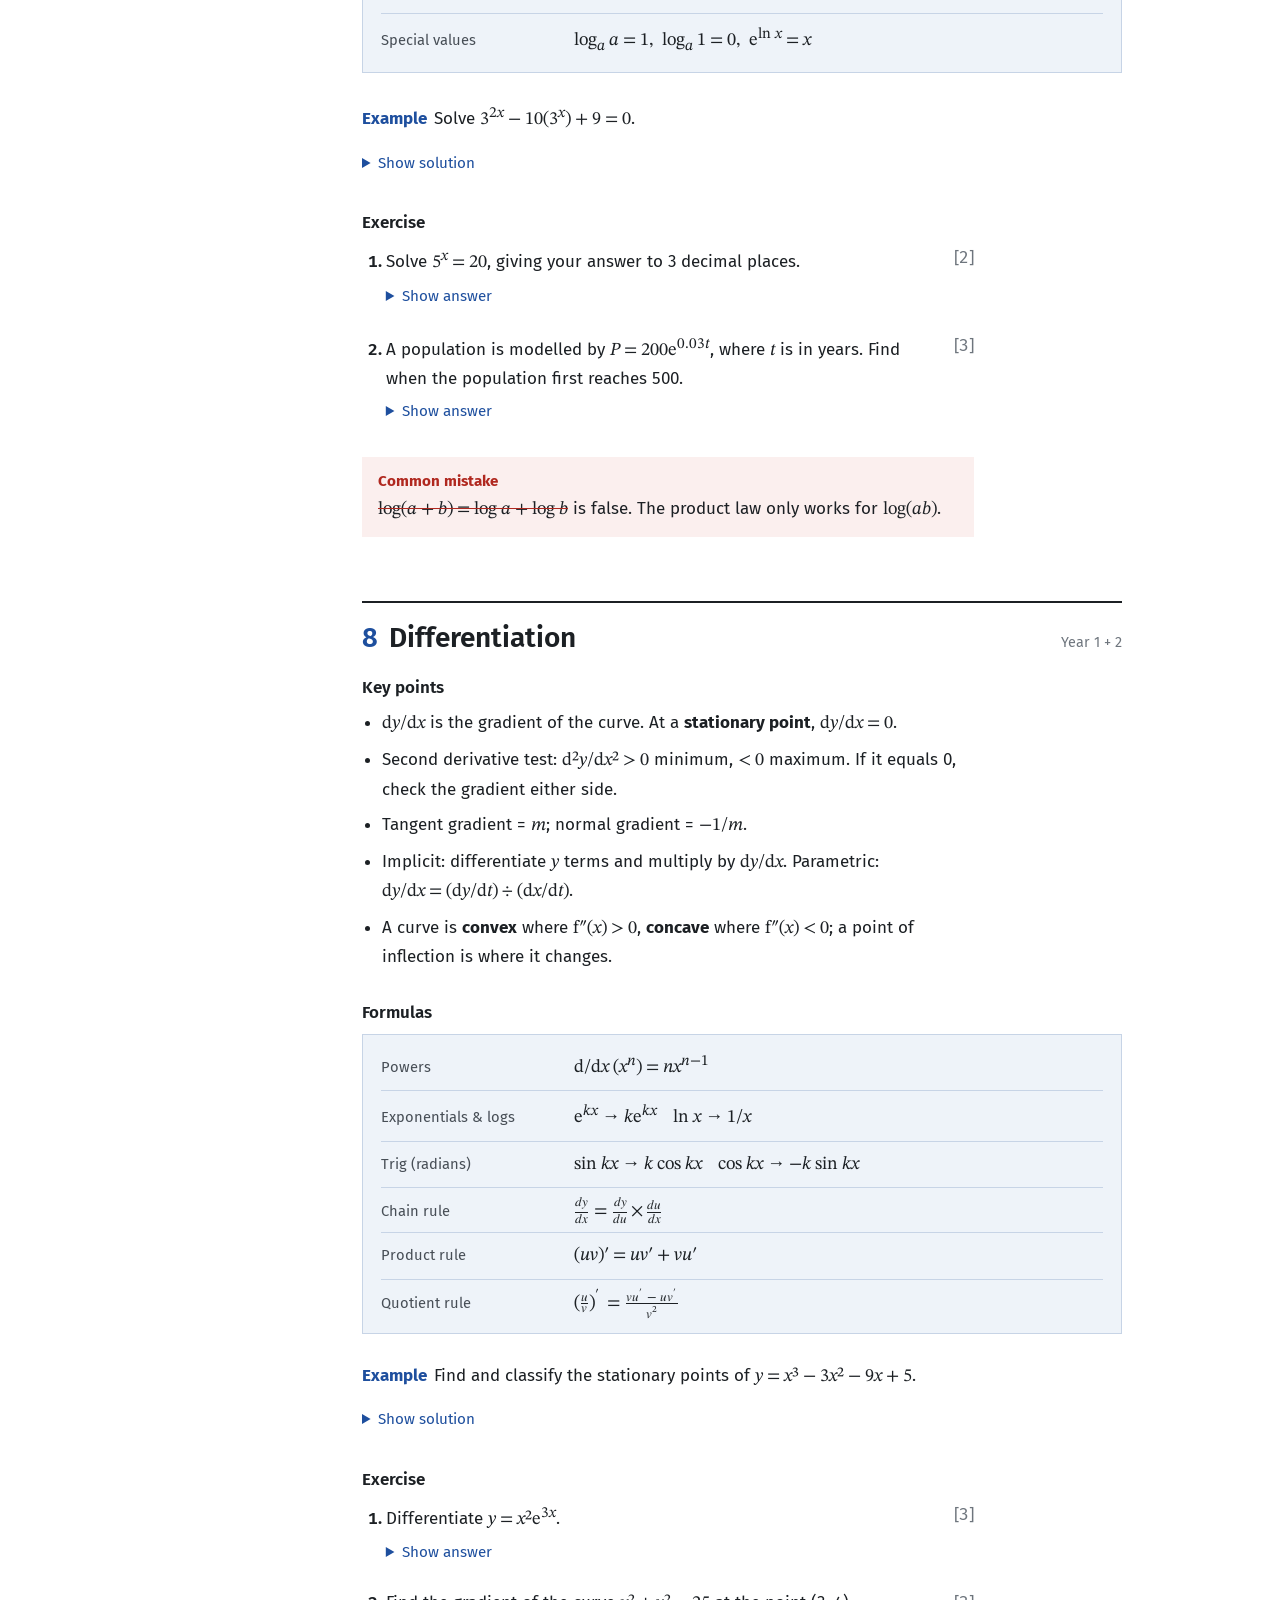
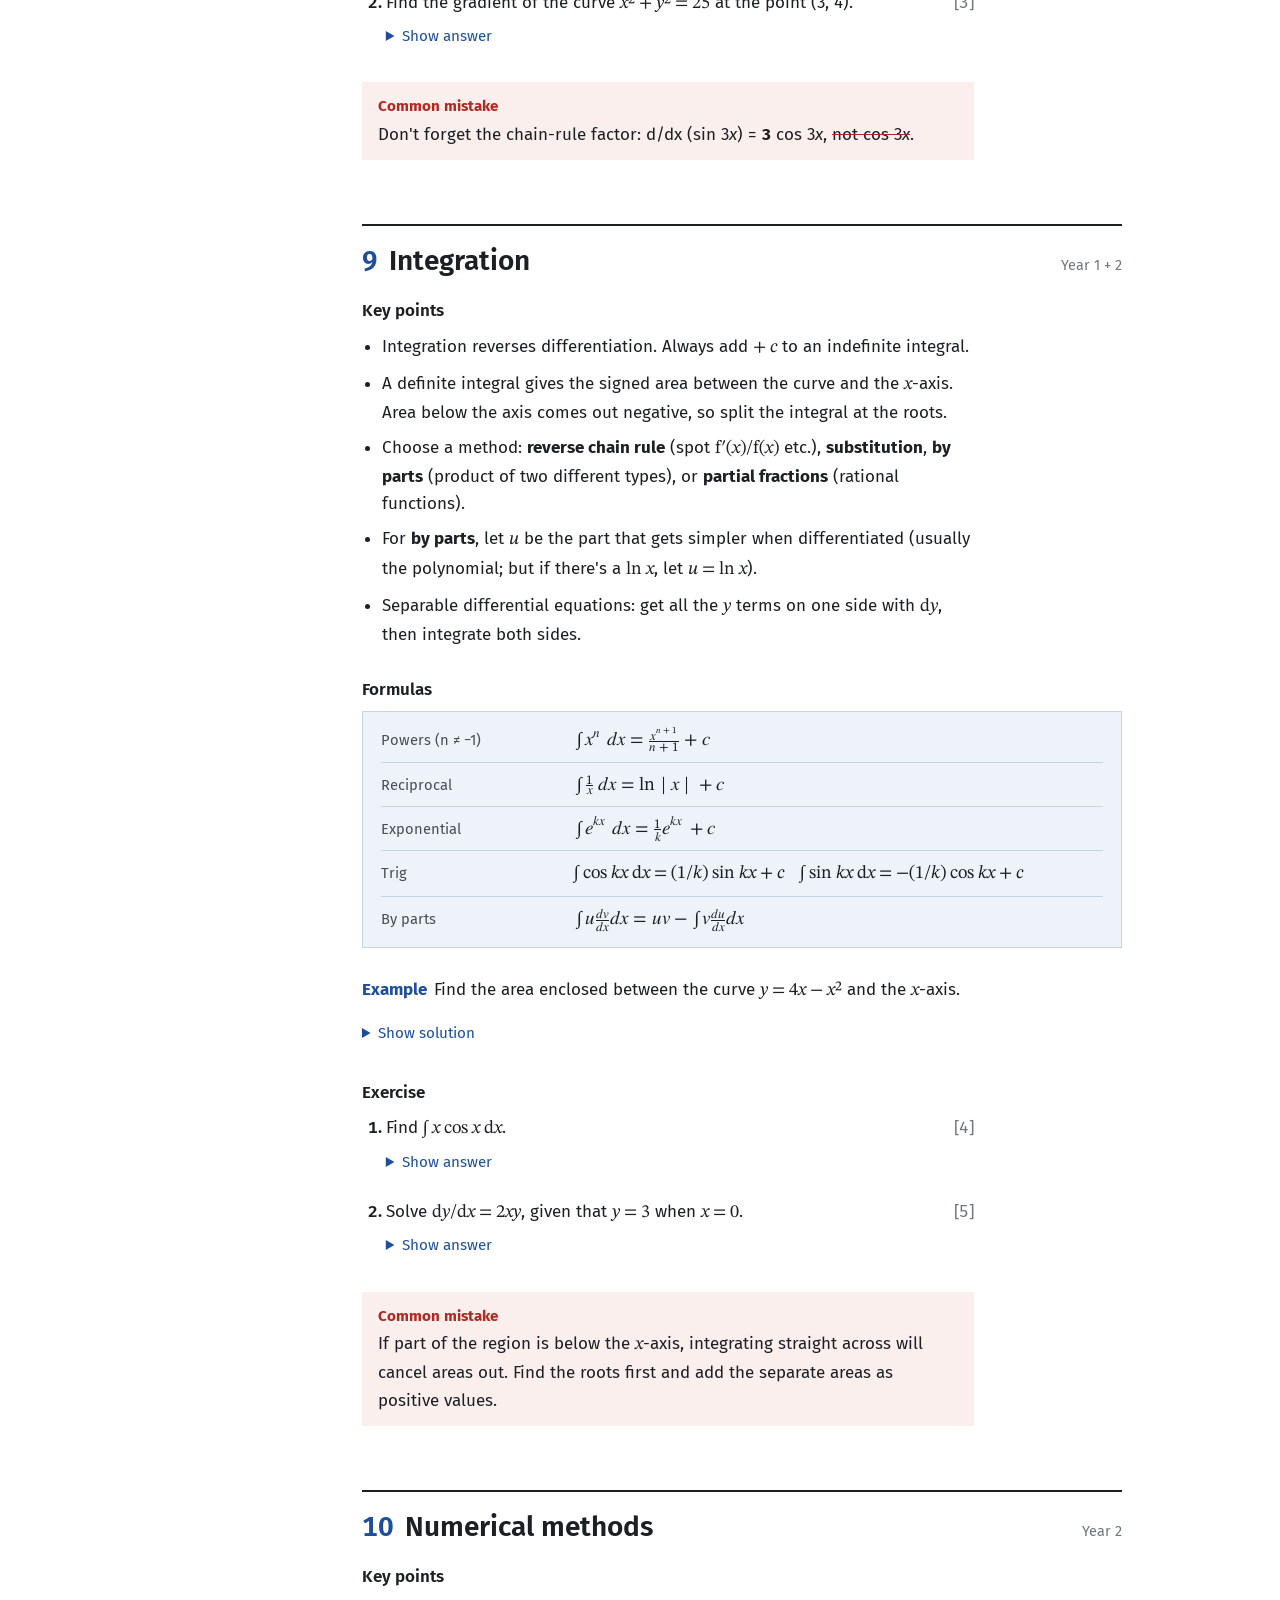
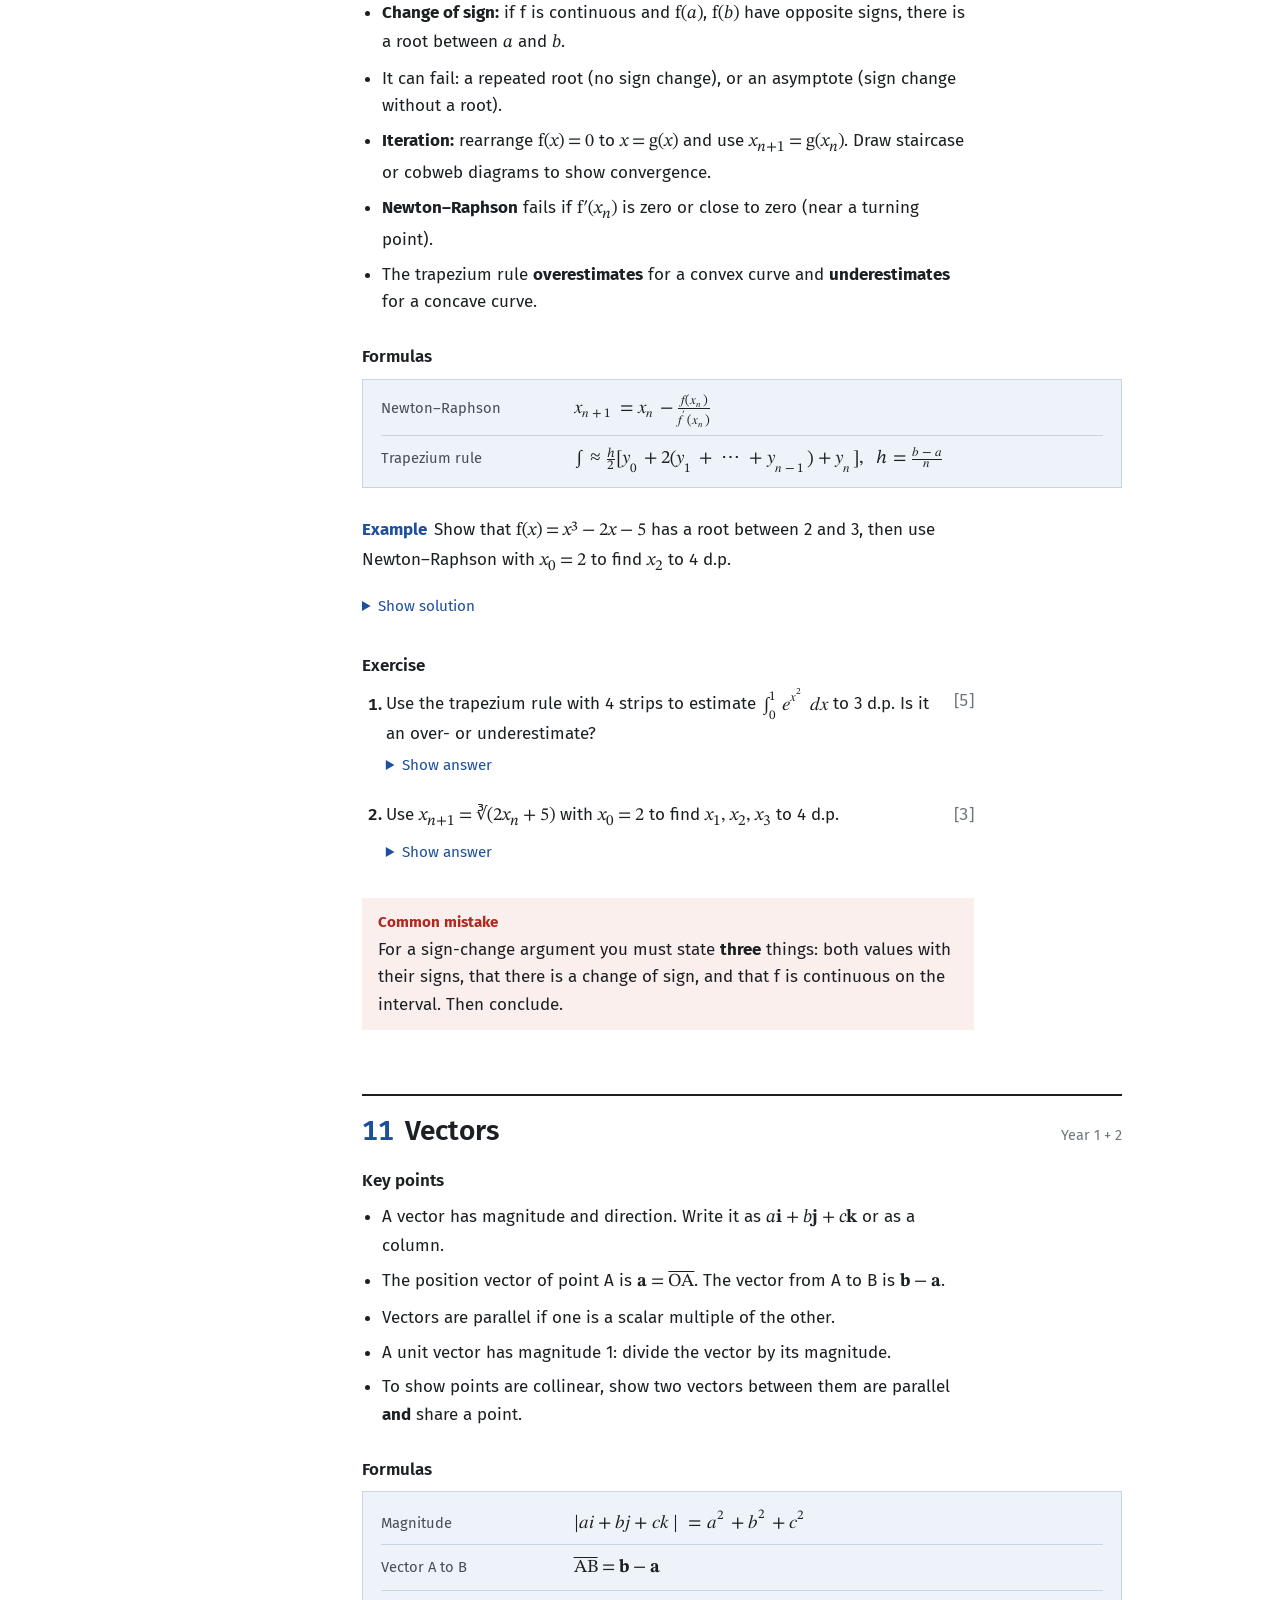
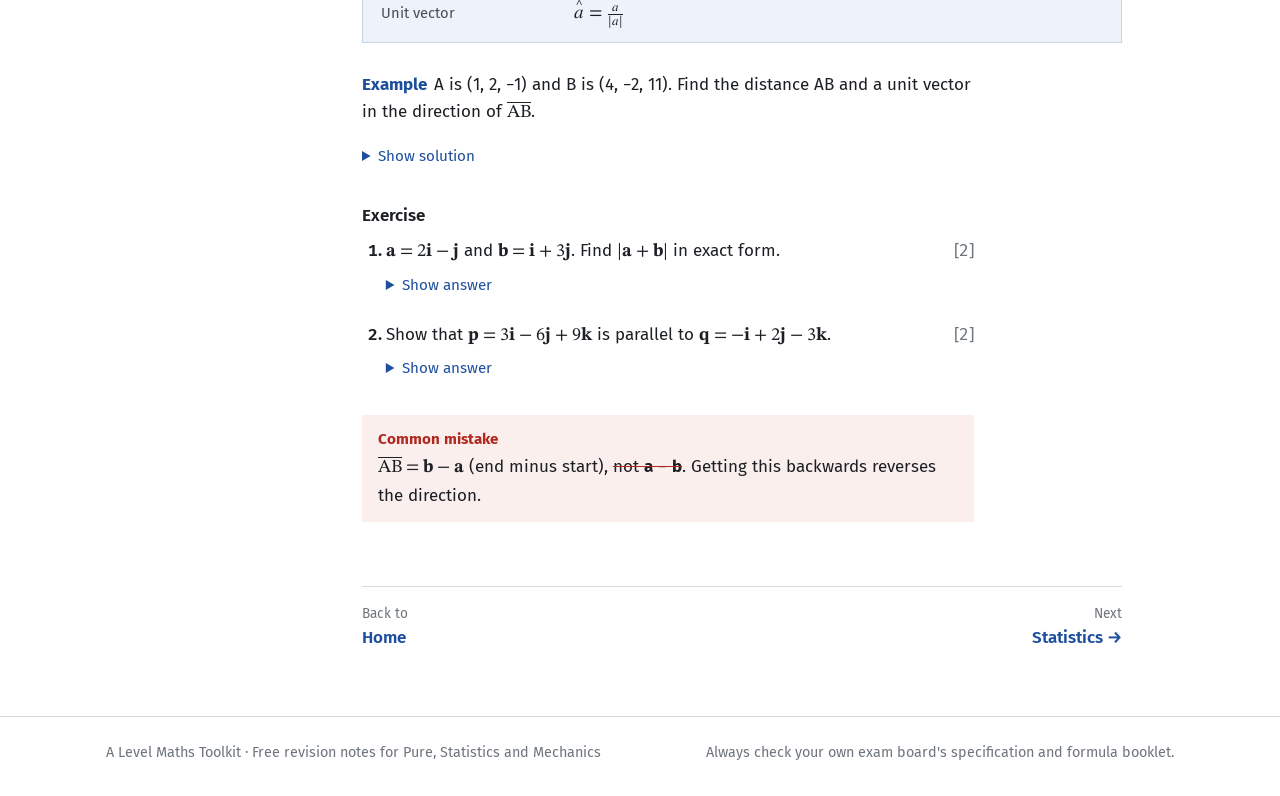
<file: study-tools/pure.html>
<!DOCTYPE html>
<html lang="en">
<head>
  <meta charset="UTF-8">
  <meta name="viewport" content="width=device-width, initial-scale=1, viewport-fit=cover">
  <title>Pure Maths Notes</title>
  <meta name="claude:viewport-fit-sides" content="cover">
  <meta name="description" content="A Level Pure Mathematics revision notes, key formulas, worked examples and practice questions with answers.">
  <link rel="preconnect" href="https://fonts.googleapis.com">
  <link rel="preconnect" href="https://fonts.gstatic.com" crossorigin>
  <link rel="stylesheet" href="https://fonts.googleapis.com/css2?family=Fira+Sans:ital,wght@0,400;0,600;0,700;1,400&family=STIX+Two+Text:ital@0;1&display=swap">
  <link rel="stylesheet" href="study.css">
</head>
<body style="--s: var(--pure);">

<header class="top">
  <div class="wrap">
    <a class="brand" href="index.html"><b>∂</b> A Level Maths Toolkit</a>
    <nav aria-label="Main">
      <ul class="menu">
        <li><a href="index.html">Home</a></li>
        <li><a href="pure.html" aria-current="page">Pure</a></li>
        <li><a href="statistics.html">Statistics</a></li>
        <li><a href="mechanics.html">Mechanics</a></li>
        <li><a href="formulas.html">Formula sheet</a></li>
        <li><a href="exam.html">Exam skills</a></li>
      </ul>
    </nav>
  </div>
</header>

<main class="wrap">
  <div class="page-head">
    <span class="label strand">Papers 1 &amp; 2 · about two-thirds of the marks</span>
    <h1>Pure Mathematics</h1>
    <p>Each topic has short notes, the formulas to know, a worked example and practice questions. Try each question first, then open the solution to check your method.</p>
  </div>

  <div class="layout">
    <nav class="toc" aria-label="Topics">
      <span class="label">Topics</span>
      <ol>
        <li><a href="#proof">Proof</a></li>
        <li><a href="#algebra">Algebra &amp; quadratics</a></li>
        <li><a href="#functions">Functions &amp; graphs</a></li>
        <li><a href="#coordinates">Coordinate geometry</a></li>
        <li><a href="#series">Sequences &amp; series</a></li>
        <li><a href="#trig">Trigonometry</a></li>
        <li><a href="#logs">Exponentials &amp; logs</a></li>
        <li><a href="#differentiation">Differentiation</a></li>
        <li><a href="#integration">Integration</a></li>
        <li><a href="#numerical">Numerical methods</a></li>
        <li><a href="#vectors">Vectors</a></li>
      </ol>
    </nav>

    <div>
      <!-- ============ 1. PROOF ============ -->
      <article class="topic" id="proof">
        <header class="topic-head"><h2><span class="num">1</span>Proof</h2><span class="label">Year 1 + 2</span></header>
        <section class="block">
          <span class="label">Key points</span>
          <ul class="notes">
            <li><b>Deduction:</b> start from known facts and use logical steps to reach the statement.</li>
            <li><b>Exhaustion:</b> split into a finite number of cases (e.g. <span class="m"><i>n</i></span> odd / <span class="m"><i>n</i></span> even) and prove every case.</li>
            <li><b>Counter-example:</b> one example where the statement fails is enough to <em>disprove</em> it.</li>
            <li><b>Contradiction:</b> assume the statement is false and show this leads to something impossible (e.g. √2 is irrational, there are infinitely many primes).</li>
            <li>Use <span class="m">2<i>n</i></span> for any even number and <span class="m">2<i>n</i> + 1</span> for any odd number, where <span class="m"><i>n</i></span> is an integer.</li>
          </ul>
        </section>
        <section class="block">
          <div class="example">
            <div class="q"><span class="label">Example</span>Prove that the sum of any three consecutive integers is a multiple of 3.</div>
            <details>
              <summary><span class="closed">Show solution</span><span class="open">Hide solution</span></summary>
              <ol class="steps">
                <li>Let the integers be <span class="m"><i>n</i>, <i>n</i> + 1, <i>n</i> + 2</span>, where <span class="m"><i>n</i></span> is an integer.</li>
                <li>Sum: <span class="m"><i>n</i> + (<i>n</i> + 1) + (<i>n</i> + 2) = 3<i>n</i> + 3 = 3(<i>n</i> + 1)</span>.</li>
                <li><span class="m"><i>n</i> + 1</span> is an integer, so the sum is 3 × an integer.</li>
              </ol>
              <span class="ans">The sum is a multiple of 3, as required.</span>
            </details>
          </div>
        </section>
        <section class="block">
          <span class="label">Exercise</span>
          <ol class="practice">
            <li><span class="marks">[2]</span>Disprove: “<span class="m"><i>n</i>² + <i>n</i> + 41</span> is prime for every positive integer <span class="m"><i>n</i></span>.”
              <details><summary>Show answer</summary>
                <p>Counter-example: <span class="m"><i>n</i> = 40</span> gives 1681 = 41², which is not prime.</p>
                <p class="how">Any single value that fails is enough. <span class="m"><i>n</i> = 41</span> also works: 41(41 + 1 + 1) = 41 × 43.</p>
              </details>
            </li>
            <li><span class="marks">[3]</span>Prove that <span class="m"><i>n</i>² − <i>n</i></span> is even for every integer <span class="m"><i>n</i></span>.
              <details><summary>Show answer</summary>
                <p><span class="m"><i>n</i>² − <i>n</i> = <i>n</i>(<i>n</i> − 1)</span>, a product of two consecutive integers.</p>
                <p class="how">One of any two consecutive integers is even, so the product is even. (Or by exhaustion: try <span class="m"><i>n</i> = 2<i>k</i></span> and <span class="m"><i>n</i> = 2<i>k</i> + 1</span>.)</p>
              </details>
            </li>
          </ol>
        </section>
        <section class="block">
          <div class="watch"><span class="hand">Common mistake</span>
            <p>Checking a few examples is <b>not</b> a proof. Always finish with a concluding sentence that repeats what you were asked to prove.</p>
          </div>
        </section>
      </article>

      <!-- ============ 2. ALGEBRA ============ -->
      <article class="topic" id="algebra">
        <header class="topic-head"><h2><span class="num">2</span>Algebra &amp; quadratics</h2><span class="label">Year 1</span></header>
        <section class="block">
          <span class="label">Key points</span>
          <ul class="notes">
            <li>Laws of indices: <span class="m"><i>a<sup>m</sup></i> × <i>a<sup>n</sup></i> = <i>a</i><sup><i>m</i>+<i>n</i></sup></span>, <span class="m">(<i>a<sup>m</sup></i>)<sup><i>n</i></sup> = <i>a<sup>mn</sup></i></span>, <span class="m"><i>a</i><sup>−<i>n</i></sup> = 1/<i>a<sup>n</sup></i></span>, <span class="m"><i>a</i><sup>1/<i>n</i></sup> = ⁿ√<i>a</i></span>.</li>
            <li>Rationalise a denominator <span class="m"><i>a</i> + √<i>b</i></span> by multiplying top and bottom by <span class="m"><i>a</i> − √<i>b</i></span>.</li>
            <li>Completing the square turns <span class="m"><i>x</i>² + <i>bx</i> + <i>c</i></span> into <span class="m">(<i>x</i> + <i>b</i>/2)² − (<i>b</i>/2)² + <i>c</i></span>. This gives the turning point.</li>
            <li>For quadratic inequalities, find the roots, <b>sketch</b> the curve, then read off the region.</li>
            <li>The factor theorem: if <span class="m">f(<i>a</i>) = 0</span> then <span class="m">(<i>x</i> − <i>a</i>)</span> is a factor of <span class="m">f(<i>x</i>)</span>.</li>
          </ul>
        </section>
        <section class="block">
          <span class="label">Formulas</span>
          <ul class="formulas">
            <li><span class="what">Quadratic formula</span>
              <span class="hl"><math><mi>x</mi><mo>=</mo><mfrac><mrow><mo>−</mo><mi>b</mi><mo>±</mo><msqrt><mrow><msup><mi>b</mi><mn>2</mn></msup><mo>−</mo><mn>4</mn><mi>a</mi><mi>c</mi></mrow></msqrt></mrow><mrow><mn>2</mn><mi>a</mi></mrow></mfrac></math></span></li>
            <li><span class="what">Discriminant</span>
              <span><span class="hl m"><i>b</i>² − 4<i>ac</i></span> &gt; 0 two real roots, = 0 one repeated root, &lt; 0 no real roots</span></li>
            <li><span class="what">Difference of two squares</span><span class="hl m"><i>a</i>² − <i>b</i>² = (<i>a</i> + <i>b</i>)(<i>a</i> − <i>b</i>)</span></li>
          </ul>
        </section>
        <section class="block">
          <div class="example">
            <div class="q"><span class="label">Example</span>Find the values of <span class="m"><i>k</i></span> for which <span class="m"><i>x</i>² + <i>kx</i> + 9 = 0</span> has no real roots.</div>
            <details>
              <summary><span class="closed">Show solution</span><span class="open">Hide solution</span></summary>
              <ol class="steps">
                <li>No real roots means <span class="m"><i>b</i>² − 4<i>ac</i> &lt; 0</span>.</li>
                <li>Here <span class="m"><i>a</i> = 1, <i>b</i> = <i>k</i>, <i>c</i> = 9</span>, so <span class="m"><i>k</i>² − 36 &lt; 0</span>.</li>
                <li>Critical values <span class="m"><i>k</i> = ±6</span>. The graph of <span class="m"><i>k</i>² − 36</span> is a ∪ shape, negative between the roots.</li>
              </ol>
              <span class="ans">−6 &lt; k &lt; 6</span>
            </details>
          </div>
        </section>
        <section class="block">
          <span class="label">Exercise</span>
          <ol class="practice">
            <li><span class="marks">[3]</span>Rationalise <math><mfrac><mn>6</mn><mrow><mn>3</mn><mo>−</mo><msqrt><mn>3</mn></msqrt></mrow></mfrac></math>, giving your answer in its simplest form.
              <details><summary>Show answer</summary>
                <p>3 + √3</p>
                <p class="how">Multiply by (3 + √3)/(3 + √3): 6(3 + √3)/(9 − 3) = 6(3 + √3)/6.</p>
              </details>
            </li>
            <li><span class="marks">[3]</span>Write <span class="m"><i>x</i>² − 8<i>x</i> + 3</span> in the form <span class="m">(<i>x</i> + <i>p</i>)² + <i>q</i></span> and state the minimum point of the curve.
              <details><summary>Show answer</summary>
                <p>(x − 4)² − 13, minimum point (4, −13)</p>
                <p class="how">Halve −8 to get −4, then subtract (−4)² = 16: 3 − 16 = −13.</p>
              </details>
            </li>
          </ol>
        </section>
        <section class="block">
          <div class="watch"><span class="hand">Common mistake</span>
            <p>Multiplying or dividing an inequality by a negative number reverses the sign. And never divide both sides by <span class="m"><i>x</i></span>: you might lose a solution or divide by zero.</p>
          </div>
        </section>
      </article>

      <!-- ============ 3. FUNCTIONS ============ -->
      <article class="topic" id="functions">
        <header class="topic-head"><h2><span class="num">3</span>Functions &amp; graphs</h2><span class="label">Year 1 + 2</span></header>
        <section class="block">
          <span class="label">Key points</span>
          <ul class="notes">
            <li>A <b>function</b> maps each input to exactly one output. The set of inputs is the <b>domain</b>; the outputs form the <b>range</b>.</li>
            <li><span class="m">fg(<i>x</i>) = f(g(<i>x</i>))</span>: apply g first, then f.</li>
            <li><span class="m">f<sup>−1</sup></span> exists only if f is one-to-one. Its graph is the reflection of <span class="m"><i>y</i> = f(<i>x</i>)</span> in <span class="m"><i>y</i> = <i>x</i></span>. The domain of <span class="m">f<sup>−1</sup></span> is the range of f.</li>
            <li><span class="m">|f(<i>x</i>)|</span> reflects the parts below the <span class="m"><i>x</i></span>-axis upwards; <span class="m">f(|<i>x</i>|)</span> reflects the right-hand half in the <span class="m"><i>y</i></span>-axis.</li>
          </ul>
        </section>
        <section class="block">
          <span class="label">Graph transformations</span>
          <div class="table-wrap">
            <table>
              <thead><tr><th>Transformation</th><th>Effect on the graph</th><th>Point (x, y) becomes</th></tr></thead>
              <tbody>
                <tr><td><span class="m"><i>y</i> = f(<i>x</i>) + <i>a</i></span></td><td>translate up by <span class="m"><i>a</i></span></td><td class="m">(<i>x</i>, <i>y</i> + <i>a</i>)</td></tr>
                <tr><td><span class="m"><i>y</i> = f(<i>x</i> + <i>a</i>)</span></td><td>translate <b>left</b> by <span class="m"><i>a</i></span></td><td class="m">(<i>x</i> − <i>a</i>, <i>y</i>)</td></tr>
                <tr><td><span class="m"><i>y</i> = <i>a</i>f(<i>x</i>)</span></td><td>vertical stretch, scale factor <span class="m"><i>a</i></span></td><td class="m">(<i>x</i>, <i>ay</i>)</td></tr>
                <tr><td><span class="m"><i>y</i> = f(<i>ax</i>)</span></td><td>horizontal stretch, scale factor <span class="m">1/<i>a</i></span></td><td class="m">(<i>x</i>/<i>a</i>, <i>y</i>)</td></tr>
                <tr><td><span class="m"><i>y</i> = −f(<i>x</i>)</span></td><td>reflect in the <span class="m"><i>x</i></span>-axis</td><td class="m">(<i>x</i>, −<i>y</i>)</td></tr>
                <tr><td><span class="m"><i>y</i> = f(−<i>x</i>)</span></td><td>reflect in the <span class="m"><i>y</i></span>-axis</td><td class="m">(−<i>x</i>, <i>y</i>)</td></tr>
              </tbody>
            </table>
          </div>
        </section>
        <section class="block">
          <div class="example">
            <div class="q"><span class="label">Example</span>f(x) = 2x + 1 and g(x) = x². Find fg(3), gf(3) and f<sup>−1</sup>(x).</div>
            <details>
              <summary><span class="closed">Show solution</span><span class="open">Hide solution</span></summary>
              <ol class="steps">
                <li><span class="m">fg(3) = f(g(3)) = f(9) = 2(9) + 1 = 19</span>.</li>
                <li><span class="m">gf(3) = g(f(3)) = g(7) = 49</span>. Note fg ≠ gf.</li>
                <li>For the inverse, write <span class="m"><i>y</i> = 2<i>x</i> + 1</span> and rearrange: <span class="m"><i>x</i> = (<i>y</i> − 1)/2</span>.</li>
              </ol>
              <span class="ans">fg(3) = 19, gf(3) = 49, f⁻¹(x) = (x − 1)/2</span>
            </details>
          </div>
        </section>
        <section class="block">
          <span class="label">Exercise</span>
          <ol class="practice">
            <li><span class="marks">[3]</span><span class="m"><i>y</i> = f(<i>x</i>)</span> has a maximum at (2, 5). Find the maximum of (a) <span class="m"><i>y</i> = f(<i>x</i> − 3)</span> (b) <span class="m"><i>y</i> = 3f(<i>x</i>)</span> (c) <span class="m"><i>y</i> = f(2<i>x</i>)</span>.
              <details><summary>Show answer</summary>
                <p>(a) (5, 5) &nbsp; (b) (2, 15) &nbsp; (c) (1, 5)</p>
                <p class="how">f(x − 3) moves right 3; 3f(x) multiplies y by 3; f(2x) halves x.</p>
              </details>
            </li>
            <li><span class="marks">[2]</span>Solve <span class="m">|2<i>x</i> − 3| = 5</span>.
              <details><summary>Show answer</summary>
                <p>x = 4 or x = −1</p>
                <p class="how">Solve 2x − 3 = 5 and 2x − 3 = −5.</p>
              </details>
            </li>
          </ol>
        </section>
        <section class="block">
          <div class="watch"><span class="hand">Common mistake</span>
            <p>Changes inside the bracket do the opposite of what you expect: <span class="m">f(<i>x</i> + 2)</span> moves the graph 2 to the <b>left</b>, and <span class="m">f(2<i>x</i>)</span> <b>halves</b> the <span class="m"><i>x</i></span>-coordinates.</p>
          </div>
        </section>
      </article>

      <!-- ============ 4. COORDINATE GEOMETRY ============ -->
      <article class="topic" id="coordinates">
        <header class="topic-head"><h2><span class="num">4</span>Coordinate geometry</h2><span class="label">Year 1 + 2</span></header>
        <section class="block">
          <span class="label">Key points</span>
          <ul class="notes">
            <li>Parallel lines have equal gradients. Perpendicular gradients multiply to −1.</li>
            <li>A tangent to a circle is perpendicular to the radius at that point.</li>
            <li>The perpendicular bisector of a chord passes through the centre of the circle.</li>
            <li>An angle in a semicircle is a right angle.</li>
            <li>Parametric equations give <span class="m"><i>x</i></span> and <span class="m"><i>y</i></span> in terms of a parameter <span class="m"><i>t</i></span>. Eliminate <span class="m"><i>t</i></span> to find the Cartesian equation.</li>
          </ul>
        </section>
        <section class="block">
          <span class="label">Formulas</span>
          <ul class="formulas">
            <li><span class="what">Gradient</span><span class="hl"><math><mi>m</mi><mo>=</mo><mfrac><mrow><msub><mi>y</mi><mn>2</mn></msub><mo>−</mo><msub><mi>y</mi><mn>1</mn></msub></mrow><mrow><msub><mi>x</mi><mn>2</mn></msub><mo>−</mo><msub><mi>x</mi><mn>1</mn></msub></mrow></mfrac></math></span></li>
            <li><span class="what">Straight line</span><span class="hl m"><i>y</i> − <i>y</i><sub>1</sub> = <i>m</i>(<i>x</i> − <i>x</i><sub>1</sub>)</span></li>
            <li><span class="what">Perpendicular</span><span class="hl m"><i>m</i><sub>1</sub> × <i>m</i><sub>2</sub> = −1</span></li>
            <li><span class="what">Distance</span><span class="hl"><math><mi>d</mi><mo>=</mo><msqrt><mrow><mo>(</mo><msub><mi>x</mi><mn>2</mn></msub><mo>−</mo><msub><mi>x</mi><mn>1</mn></msub><msup><mo>)</mo><mn>2</mn></msup><mo>+</mo><mo>(</mo><msub><mi>y</mi><mn>2</mn></msub><mo>−</mo><msub><mi>y</mi><mn>1</mn></msub><msup><mo>)</mo><mn>2</mn></msup></mrow></msqrt></math></span></li>
            <li><span class="what">Circle, centre (a, b)</span><span class="hl m">(<i>x</i> − <i>a</i>)² + (<i>y</i> − <i>b</i>)² = <i>r</i>²</span></li>
          </ul>
        </section>
        <section class="block">
          <div class="example">
            <div class="q"><span class="label">Example</span>Find the centre and radius of the circle <span class="m"><i>x</i>² + <i>y</i>² − 6<i>x</i> + 4<i>y</i> − 12 = 0</span>.</div>
            <details>
              <summary><span class="closed">Show solution</span><span class="open">Hide solution</span></summary>
              <ol class="steps">
                <li>Complete the square in <span class="m"><i>x</i></span>: <span class="m"><i>x</i>² − 6<i>x</i> = (<i>x</i> − 3)² − 9</span>.</li>
                <li>Complete the square in <span class="m"><i>y</i></span>: <span class="m"><i>y</i>² + 4<i>y</i> = (<i>y</i> + 2)² − 4</span>.</li>
                <li>So <span class="m">(<i>x</i> − 3)² + (<i>y</i> + 2)² − 9 − 4 − 12 = 0</span>, giving <span class="m">(<i>x</i> − 3)² + (<i>y</i> + 2)² = 25</span>.</li>
              </ol>
              <span class="ans">Centre (3, −2), radius 5</span>
            </details>
          </div>
        </section>
        <section class="block">
          <span class="label">Exercise</span>
          <ol class="practice">
            <li><span class="marks">[3]</span>Find the equation of the line through (2, −1) that is perpendicular to <span class="m"><i>y</i> = 4<i>x</i> + 3</span>. Give it in the form <span class="m"><i>ax</i> + <i>by</i> + <i>c</i> = 0</span>.
              <details><summary>Show answer</summary>
                <p>x + 4y + 2 = 0</p>
                <p class="how">Gradient −¼, so y + 1 = −¼(x − 2). Multiply by 4: 4y + 4 = −x + 2.</p>
              </details>
            </li>
            <li><span class="marks">[4]</span>Find the equation of the tangent to <span class="m">(<i>x</i> − 1)² + (<i>y</i> − 2)² = 10</span> at the point (4, 3).
              <details><summary>Show answer</summary>
                <p>y = −3x + 15</p>
                <p class="how">Radius gradient from (1, 2) to (4, 3) is 1/3, so the tangent gradient is −3. Then y − 3 = −3(x − 4).</p>
              </details>
            </li>
          </ol>
        </section>
        <section class="block">
          <div class="watch"><span class="hand">Common mistake</span>
            <p>Signs flip in the circle equation: <span class="m">(<i>x</i> + 2)²</span> means the centre has <span class="m"><i>x</i></span>-coordinate <b>−2</b>. Also, the equation gives <span class="m"><i>r</i>²</span>, so take the square root.</p>
          </div>
        </section>
      </article>

      <!-- ============ 5. SERIES ============ -->
      <article class="topic" id="series">
        <header class="topic-head"><h2><span class="num">5</span>Sequences &amp; series</h2><span class="label">Year 1 + 2</span></header>
        <section class="block">
          <span class="label">Key points</span>
          <ul class="notes">
            <li><b>Arithmetic:</b> add the common difference <span class="m"><i>d</i></span> each time. <b>Geometric:</b> multiply by the common ratio <span class="m"><i>r</i></span>.</li>
            <li>A geometric series converges (has a sum to infinity) only when <span class="m">|<i>r</i>| &lt; 1</span>.</li>
            <li>Sigma notation: <span class="m">Σ<sub><i>r</i>=1</sub><sup><i>n</i></sup></span> means add the terms for <span class="m"><i>r</i> = 1, 2, …, <i>n</i></span>.</li>
            <li>The binomial expansion of <span class="m">(1 + <i>x</i>)<sup><i>n</i></sup></span> for negative or fractional <span class="m"><i>n</i></span> is infinite and valid only for <span class="m">|<i>x</i>| &lt; 1</span>.</li>
          </ul>
        </section>
        <section class="block">
          <span class="label">Formulas</span>
          <ul class="formulas">
            <li><span class="what">Arithmetic nth term</span><span class="hl m"><i>u<sub>n</sub></i> = <i>a</i> + (<i>n</i> − 1)<i>d</i></span></li>
            <li><span class="what">Arithmetic sum</span><span class="hl"><math><msub><mi>S</mi><mi>n</mi></msub><mo>=</mo><mfrac><mi>n</mi><mn>2</mn></mfrac><mo>(</mo><mn>2</mn><mi>a</mi><mo>+</mo><mo>(</mo><mi>n</mi><mo>−</mo><mn>1</mn><mo>)</mo><mi>d</mi><mo>)</mo></math></span></li>
            <li><span class="what">Geometric nth term</span><span class="hl m"><i>u<sub>n</sub></i> = <i>ar</i><sup><i>n</i>−1</sup></span></li>
            <li><span class="what">Geometric sum</span><span class="hl"><math><msub><mi>S</mi><mi>n</mi></msub><mo>=</mo><mfrac><mrow><mi>a</mi><mo>(</mo><mn>1</mn><mo>−</mo><msup><mi>r</mi><mi>n</mi></msup><mo>)</mo></mrow><mrow><mn>1</mn><mo>−</mo><mi>r</mi></mrow></mfrac></math></span></li>
            <li><span class="what">Sum to infinity</span><span class="hl"><math><msub><mi>S</mi><mi>∞</mi></msub><mo>=</mo><mfrac><mi>a</mi><mrow><mn>1</mn><mo>−</mo><mi>r</mi></mrow></mfrac><mo>,</mo><mspace width="0.5em"></mspace><mo>|</mo><mi>r</mi><mo>|</mo><mo>&lt;</mo><mn>1</mn></math></span></li>
            <li><span class="what">Binomial (any n)</span><span class="hl"><math><msup><mrow><mo>(</mo><mn>1</mn><mo>+</mo><mi>x</mi><mo>)</mo></mrow><mi>n</mi></msup><mo>=</mo><mn>1</mn><mo>+</mo><mi>n</mi><mi>x</mi><mo>+</mo><mfrac><mrow><mi>n</mi><mo>(</mo><mi>n</mi><mo>−</mo><mn>1</mn><mo>)</mo></mrow><mrow><mn>2</mn><mo>!</mo></mrow></mfrac><msup><mi>x</mi><mn>2</mn></msup><mo>+</mo><mo>⋯</mo></math></span></li>
          </ul>
        </section>
        <section class="block">
          <div class="example">
            <div class="q"><span class="label">Example</span>A geometric series has second term 12 and fifth term 1.5. Find the sum to infinity.</div>
            <details>
              <summary><span class="closed">Show solution</span><span class="open">Hide solution</span></summary>
              <ol class="steps">
                <li><span class="m"><i>ar</i> = 12</span> and <span class="m"><i>ar</i><sup>4</sup> = 1.5</span>.</li>
                <li>Divide: <span class="m"><i>r</i>³ = 1.5 ÷ 12 = 0.125</span>, so <span class="m"><i>r</i> = 0.5</span>.</li>
                <li>Then <span class="m"><i>a</i> = 12 ÷ 0.5 = 24</span>. Since |r| &lt; 1 the sum to infinity exists.</li>
                <li><span class="m"><i>S</i><sub>∞</sub> = 24 ÷ (1 − 0.5)</span>.</li>
              </ol>
              <span class="ans">S∞ = 48</span>
            </details>
          </div>
        </section>
        <section class="block">
          <span class="label">Exercise</span>
          <ol class="practice">
            <li><span class="marks">[2]</span>An arithmetic series has first term 5 and common difference 3. Find the sum of the first 20 terms.
              <details><summary>Show answer</summary>
                <p>670</p>
                <p class="how">S₂₀ = 20/2 × (2 × 5 + 19 × 3) = 10 × 67.</p>
              </details>
            </li>
            <li><span class="marks">[4]</span>Expand <span class="m">(1 + 2<i>x</i>)<sup>−1</sup></span> up to the term in <span class="m"><i>x</i>³</span> and state the values of <span class="m"><i>x</i></span> for which it is valid.
              <details><summary>Show answer</summary>
                <p>1 − 2x + 4x² − 8x³, valid for |x| &lt; ½</p>
                <p class="how">Use n = −1 with 2x in place of x. Valid when |2x| &lt; 1.</p>
              </details>
            </li>
          </ol>
        </section>
        <section class="block">
          <div class="watch"><span class="hand">Common mistake</span>
            <p>When you replace <span class="m"><i>x</i></span> with <span class="m">2<i>x</i></span> in a binomial expansion, the whole term is cubed: <span class="m">(2<i>x</i>)³ = 8<i>x</i>³</span>, <span class="wrong">not 2<i>x</i>³</span>.</p>
          </div>
        </section>
      </article>

      <!-- ============ 6. TRIG ============ -->
      <article class="topic" id="trig">
        <header class="topic-head"><h2><span class="num">6</span>Trigonometry</h2><span class="label">Year 1 + 2</span></header>
        <section class="block">
          <span class="label">Key points</span>
          <ul class="notes">
            <li><span class="m">π</span> radians = 180°. Use radians for all calculus with trig functions.</li>
            <li><span class="m">sec <i>x</i> = 1/cos <i>x</i></span>, <span class="m">cosec <i>x</i> = 1/sin <i>x</i></span>, <span class="m">cot <i>x</i> = 1/tan <i>x</i></span>.</li>
            <li>To solve trig equations, find the calculator value, then use the graph or CAST diagram to find every solution in the interval.</li>
            <li><span class="m"><i>a</i> sin <i>x</i> + <i>b</i> cos <i>x</i></span> can be written as <span class="m"><i>R</i> sin(<i>x</i> + α)</span> with <span class="m"><i>R</i> = √(<i>a</i>² + <i>b</i>²)</span> and <span class="m">tan α = <i>b</i>/<i>a</i></span>.</li>
            <li>Small angles (in radians): <span class="m">sin θ ≈ θ</span>, <span class="m">tan θ ≈ θ</span>, <span class="m">cos θ ≈ 1 − θ²/2</span>.</li>
          </ul>
        </section>
        <section class="block">
          <span class="label">Formulas</span>
          <ul class="formulas">
            <li><span class="what">Arc length</span><span class="hl m"><i>s</i> = <i>r</i>θ</span></li>
            <li><span class="what">Sector area</span><span class="hl m"><i>A</i> = ½<i>r</i>²θ</span></li>
            <li><span class="what">Pythagorean identities</span><span class="hl m">sin²<i>x</i> + cos²<i>x</i> = 1</span><span class="hl m">1 + tan²<i>x</i> = sec²<i>x</i></span><span class="hl m">1 + cot²<i>x</i> = cosec²<i>x</i></span></li>
            <li><span class="what">Double angle (sin)</span><span class="hl m">sin 2<i>A</i> = 2 sin <i>A</i> cos <i>A</i></span></li>
            <li><span class="what">Double angle (cos)</span><span class="hl m">cos 2<i>A</i> = cos²<i>A</i> − sin²<i>A</i> = 2cos²<i>A</i> − 1 = 1 − 2sin²<i>A</i></span></li>
            <li><span class="what">Compound angle</span><span class="hl m">sin(<i>A</i> ± <i>B</i>) = sin <i>A</i> cos <i>B</i> ± cos <i>A</i> sin <i>B</i></span></li>
          </ul>
        </section>
        <section class="block">
          <div class="example">
            <div class="q"><span class="label">Example</span>Solve <span class="m">2cos²<i>x</i> − sin <i>x</i> − 1 = 0</span> for 0° ≤ x &lt; 360°.</div>
            <details>
              <summary><span class="closed">Show solution</span><span class="open">Hide solution</span></summary>
              <ol class="steps">
                <li>Replace <span class="m">cos²<i>x</i></span> with <span class="m">1 − sin²<i>x</i></span>: <span class="m">2 − 2sin²<i>x</i> − sin <i>x</i> − 1 = 0</span>.</li>
                <li>Rearrange: <span class="m">2sin²<i>x</i> + sin <i>x</i> − 1 = 0</span>, which factorises to <span class="m">(2 sin <i>x</i> − 1)(sin <i>x</i> + 1) = 0</span>.</li>
                <li><span class="m">sin <i>x</i> = ½</span> gives <span class="m"><i>x</i> = 30°</span> or <span class="m">180° − 30° = 150°</span>.</li>
                <li><span class="m">sin <i>x</i> = −1</span> gives <span class="m"><i>x</i> = 270°</span>.</li>
              </ol>
              <span class="ans">x = 30°, 150°, 270°</span>
            </details>
          </div>
        </section>
        <section class="block">
          <span class="label">Exercise</span>
          <ol class="practice">
            <li><span class="marks">[2]</span>A sector has radius 6 cm and angle 0.8 radians. Find its arc length and area.
              <details><summary>Show answer</summary>
                <p>Arc 4.8 cm, area 14.4 cm²</p>
                <p class="how">s = 6 × 0.8; A = ½ × 36 × 0.8.</p>
              </details>
            </li>
            <li><span class="marks">[4]</span>Write <span class="m">3 sin <i>x</i> + 4 cos <i>x</i></span> in the form <span class="m"><i>R</i> sin(<i>x</i> + α)</span>, with 0 &lt; α &lt; 90°. State the maximum value.
              <details><summary>Show answer</summary>
                <p>5 sin(x + 53.1°), maximum 5</p>
                <p class="how">R cos α = 3 and R sin α = 4, so R = √(9 + 16) = 5 and tan α = 4/3.</p>
              </details>
            </li>
          </ol>
        </section>
        <section class="block">
          <div class="watch"><span class="hand">Common mistake</span>
            <p>Check your calculator is in the right mode (degrees or radians) before every trig question. A calculator gives only one solution; there are usually more in the interval.</p>
          </div>
        </section>
      </article>

      <!-- ============ 7. LOGS ============ -->
      <article class="topic" id="logs">
        <header class="topic-head"><h2><span class="num">7</span>Exponentials &amp; logarithms</h2><span class="label">Year 1</span></header>
        <section class="block">
          <span class="label">Key points</span>
          <ul class="notes">
            <li><span class="m">log<sub><i>a</i></sub> <i>x</i> = <i>n</i></span> means <span class="m"><i>a<sup>n</sup></i> = <i>x</i></span>. <span class="m">ln</span> is <span class="m">log<sub>e</sub></span>, the inverse of <span class="m">e<sup><i>x</i></sup></span>.</li>
            <li>The gradient of <span class="m"><i>y</i> = e<sup><i>kx</i></sup></span> is <span class="m"><i>k</i>e<sup><i>kx</i></sup></span>: proportional to the value itself, which is why it models growth and decay.</li>
            <li>For a model <span class="m"><i>y</i> = <i>ab<sup>x</sup></i></span>, plotting <span class="m">log <i>y</i></span> against <span class="m"><i>x</i></span> gives a straight line with gradient <span class="m">log <i>b</i></span> and intercept <span class="m">log <i>a</i></span>.</li>
            <li>For <span class="m"><i>y</i> = <i>ax<sup>n</sup></i></span>, plot <span class="m">log <i>y</i></span> against <span class="m">log <i>x</i></span>: gradient <span class="m"><i>n</i></span>, intercept <span class="m">log <i>a</i></span>.</li>
          </ul>
        </section>
        <section class="block">
          <span class="label">Formulas</span>
          <ul class="formulas">
            <li><span class="what">Product law</span><span class="hl m">log <i>xy</i> = log <i>x</i> + log <i>y</i></span></li>
            <li><span class="what">Quotient law</span><span class="hl m">log (<i>x</i>/<i>y</i>) = log <i>x</i> − log <i>y</i></span></li>
            <li><span class="what">Power law</span><span class="hl m">log <i>x<sup>k</sup></i> = <i>k</i> log <i>x</i></span></li>
            <li><span class="what">Special values</span><span class="hl m">log<sub><i>a</i></sub> <i>a</i> = 1, &nbsp;log<sub><i>a</i></sub> 1 = 0, &nbsp;e<sup>ln <i>x</i></sup> = <i>x</i></span></li>
          </ul>
        </section>
        <section class="block">
          <div class="example">
            <div class="q"><span class="label">Example</span>Solve <span class="m">3<sup>2<i>x</i></sup> − 10(3<sup><i>x</i></sup>) + 9 = 0</span>.</div>
            <details>
              <summary><span class="closed">Show solution</span><span class="open">Hide solution</span></summary>
              <ol class="steps">
                <li>Notice <span class="m">3<sup>2<i>x</i></sup> = (3<sup><i>x</i></sup>)²</span>. Let <span class="m"><i>y</i> = 3<sup><i>x</i></sup></span>.</li>
                <li><span class="m"><i>y</i>² − 10<i>y</i> + 9 = 0</span> factorises to <span class="m">(<i>y</i> − 1)(<i>y</i> − 9) = 0</span>.</li>
                <li><span class="m">3<sup><i>x</i></sup> = 1</span> gives <span class="m"><i>x</i> = 0</span>; <span class="m">3<sup><i>x</i></sup> = 9</span> gives <span class="m"><i>x</i> = 2</span>.</li>
              </ol>
              <span class="ans">x = 0 or x = 2</span>
            </details>
          </div>
        </section>
        <section class="block">
          <span class="label">Exercise</span>
          <ol class="practice">
            <li><span class="marks">[2]</span>Solve <span class="m">5<sup><i>x</i></sup> = 20</span>, giving your answer to 3 decimal places.
              <details><summary>Show answer</summary>
                <p>x = 1.861</p>
                <p class="how">Take logs: x ln 5 = ln 20, so x = ln 20 ÷ ln 5.</p>
              </details>
            </li>
            <li><span class="marks">[3]</span>A population is modelled by <span class="m"><i>P</i> = 200e<sup>0.03<i>t</i></sup></span>, where <span class="m"><i>t</i></span> is in years. Find when the population first reaches 500.
              <details><summary>Show answer</summary>
                <p>t = 30.5 years (3 s.f.)</p>
                <p class="how">e^(0.03t) = 2.5, so 0.03t = ln 2.5 and t = 0.9163 ÷ 0.03 = 30.54.</p>
              </details>
            </li>
          </ol>
        </section>
        <section class="block">
          <div class="watch"><span class="hand">Common mistake</span>
            <p><span class="m wrong">log(<i>a</i> + <i>b</i>) = log <i>a</i> + log <i>b</i></span> is false. The product law only works for <span class="m">log(<i>ab</i>)</span>.</p>
          </div>
        </section>
      </article>

      <!-- ============ 8. DIFFERENTIATION ============ -->
      <article class="topic" id="differentiation">
        <header class="topic-head"><h2><span class="num">8</span>Differentiation</h2><span class="label">Year 1 + 2</span></header>
        <section class="block">
          <span class="label">Key points</span>
          <ul class="notes">
            <li><span class="m">d<i>y</i>/d<i>x</i></span> is the gradient of the curve. At a <b>stationary point</b>, <span class="m">d<i>y</i>/d<i>x</i> = 0</span>.</li>
            <li>Second derivative test: <span class="m">d²<i>y</i>/d<i>x</i>² &gt; 0</span> minimum, <span class="m">&lt; 0</span> maximum. If it equals 0, check the gradient either side.</li>
            <li>Tangent gradient = <span class="m"><i>m</i></span>; normal gradient = <span class="m">−1/<i>m</i></span>.</li>
            <li>Implicit: differentiate <span class="m"><i>y</i></span> terms and multiply by <span class="m">d<i>y</i>/d<i>x</i></span>. Parametric: <span class="m">d<i>y</i>/d<i>x</i> = (d<i>y</i>/d<i>t</i>) ÷ (d<i>x</i>/d<i>t</i>)</span>.</li>
            <li>A curve is <b>convex</b> where <span class="m">f″(<i>x</i>) &gt; 0</span>, <b>concave</b> where <span class="m">f″(<i>x</i>) &lt; 0</span>; a point of inflection is where it changes.</li>
          </ul>
        </section>
        <section class="block">
          <span class="label">Formulas</span>
          <ul class="formulas">
            <li><span class="what">Powers</span><span class="hl m">d/d<i>x</i> (<i>x<sup>n</sup></i>) = <i>nx</i><sup><i>n</i>−1</sup></span></li>
            <li><span class="what">Exponentials &amp; logs</span><span class="hl m">e<sup><i>kx</i></sup> → <i>k</i>e<sup><i>kx</i></sup></span><span class="hl m">ln <i>x</i> → 1/<i>x</i></span></li>
            <li><span class="what">Trig (radians)</span><span class="hl m">sin <i>kx</i> → <i>k</i> cos <i>kx</i></span><span class="hl m">cos <i>kx</i> → −<i>k</i> sin <i>kx</i></span></li>
            <li><span class="what">Chain rule</span><span class="hl"><math><mfrac><mrow><mi>d</mi><mi>y</mi></mrow><mrow><mi>d</mi><mi>x</mi></mrow></mfrac><mo>=</mo><mfrac><mrow><mi>d</mi><mi>y</mi></mrow><mrow><mi>d</mi><mi>u</mi></mrow></mfrac><mo>×</mo><mfrac><mrow><mi>d</mi><mi>u</mi></mrow><mrow><mi>d</mi><mi>x</mi></mrow></mfrac></math></span></li>
            <li><span class="what">Product rule</span><span class="hl m">(<i>uv</i>)′ = <i>uv</i>′ + <i>vu</i>′</span></li>
            <li><span class="what">Quotient rule</span><span class="hl"><math><msup><mrow><mo>(</mo><mfrac><mi>u</mi><mi>v</mi></mfrac><mo>)</mo></mrow><mo>′</mo></msup><mo>=</mo><mfrac><mrow><mi>v</mi><msup><mi>u</mi><mo>′</mo></msup><mo>−</mo><mi>u</mi><msup><mi>v</mi><mo>′</mo></msup></mrow><msup><mi>v</mi><mn>2</mn></msup></mfrac></math></span></li>
          </ul>
        </section>
        <section class="block">
          <div class="example">
            <div class="q"><span class="label">Example</span>Find and classify the stationary points of <span class="m"><i>y</i> = <i>x</i>³ − 3<i>x</i>² − 9<i>x</i> + 5</span>.</div>
            <details>
              <summary><span class="closed">Show solution</span><span class="open">Hide solution</span></summary>
              <ol class="steps">
                <li><span class="m">d<i>y</i>/d<i>x</i> = 3<i>x</i>² − 6<i>x</i> − 9 = 3(<i>x</i> − 3)(<i>x</i> + 1)</span>.</li>
                <li>Set equal to 0: <span class="m"><i>x</i> = 3</span> or <span class="m"><i>x</i> = −1</span>.</li>
                <li><span class="m"><i>y</i>(3) = 27 − 27 − 27 + 5 = −22</span> and <span class="m"><i>y</i>(−1) = −1 − 3 + 9 + 5 = 10</span>.</li>
                <li><span class="m">d²<i>y</i>/d<i>x</i>² = 6<i>x</i> − 6</span>. At <span class="m"><i>x</i> = 3</span>: 12 &gt; 0, minimum. At <span class="m"><i>x</i> = −1</span>: −12 &lt; 0, maximum.</li>
              </ol>
              <span class="ans">Maximum (−1, 10), minimum (3, −22)</span>
            </details>
          </div>
        </section>
        <section class="block">
          <span class="label">Exercise</span>
          <ol class="practice">
            <li><span class="marks">[3]</span>Differentiate <span class="m"><i>y</i> = <i>x</i>²e<sup>3<i>x</i></sup></span>.
              <details><summary>Show answer</summary>
                <p>dy/dx = xe^(3x)(2 + 3x)</p>
                <p class="how">Product rule: 2x·e^(3x) + x²·3e^(3x), then factorise.</p>
              </details>
            </li>
            <li><span class="marks">[3]</span>Find the gradient of the curve <span class="m"><i>x</i>² + <i>y</i>² = 25</span> at the point (3, 4).
              <details><summary>Show answer</summary>
                <p>−3/4</p>
                <p class="how">Implicitly: 2x + 2y(dy/dx) = 0, so dy/dx = −x/y = −3/4.</p>
              </details>
            </li>
          </ol>
        </section>
        <section class="block">
          <div class="watch"><span class="hand">Common mistake</span>
            <p>Don't forget the chain-rule factor: d/dx (sin 3<i>x</i>) = <b>3</b> cos 3<i>x</i>, <span class="wrong">not cos 3<i>x</i></span>.</p>
          </div>
        </section>
      </article>

      <!-- ============ 9. INTEGRATION ============ -->
      <article class="topic" id="integration">
        <header class="topic-head"><h2><span class="num">9</span>Integration</h2><span class="label">Year 1 + 2</span></header>
        <section class="block">
          <span class="label">Key points</span>
          <ul class="notes">
            <li>Integration reverses differentiation. Always add <span class="m">+ <i>c</i></span> to an indefinite integral.</li>
            <li>A definite integral gives the signed area between the curve and the <span class="m"><i>x</i></span>-axis. Area below the axis comes out negative, so split the integral at the roots.</li>
            <li>Choose a method: <b>reverse chain rule</b> (spot <span class="m">f′(<i>x</i>)/f(<i>x</i>)</span> etc.), <b>substitution</b>, <b>by parts</b> (product of two different types), or <b>partial fractions</b> (rational functions).</li>
            <li>For <b>by parts</b>, let <span class="m"><i>u</i></span> be the part that gets simpler when differentiated (usually the polynomial; but if there's a <span class="m">ln <i>x</i></span>, let <span class="m"><i>u</i> = ln <i>x</i></span>).</li>
            <li>Separable differential equations: get all the <span class="m"><i>y</i></span> terms on one side with <span class="m">d<i>y</i></span>, then integrate both sides.</li>
          </ul>
        </section>
        <section class="block">
          <span class="label">Formulas</span>
          <ul class="formulas">
            <li><span class="what">Powers (n ≠ −1)</span><span class="hl"><math><mo>∫</mo><msup><mi>x</mi><mi>n</mi></msup><mspace width="0.2em"></mspace><mi>d</mi><mi>x</mi><mo>=</mo><mfrac><msup><mi>x</mi><mrow><mi>n</mi><mo>+</mo><mn>1</mn></mrow></msup><mrow><mi>n</mi><mo>+</mo><mn>1</mn></mrow></mfrac><mo>+</mo><mi>c</mi></math></span></li>
            <li><span class="what">Reciprocal</span><span class="hl"><math><mo>∫</mo><mfrac><mn>1</mn><mi>x</mi></mfrac><mspace width="0.2em"></mspace><mi>d</mi><mi>x</mi><mo>=</mo><mi>ln</mi><mo>|</mo><mi>x</mi><mo>|</mo><mo>+</mo><mi>c</mi></math></span></li>
            <li><span class="what">Exponential</span><span class="hl"><math><mo>∫</mo><msup><mi>e</mi><mrow><mi>k</mi><mi>x</mi></mrow></msup><mspace width="0.2em"></mspace><mi>d</mi><mi>x</mi><mo>=</mo><mfrac><mn>1</mn><mi>k</mi></mfrac><msup><mi>e</mi><mrow><mi>k</mi><mi>x</mi></mrow></msup><mo>+</mo><mi>c</mi></math></span></li>
            <li><span class="what">Trig</span><span class="hl m">∫ cos <i>kx</i> d<i>x</i> = (1/<i>k</i>) sin <i>kx</i> + <i>c</i></span><span class="hl m">∫ sin <i>kx</i> d<i>x</i> = −(1/<i>k</i>) cos <i>kx</i> + <i>c</i></span></li>
            <li><span class="what">By parts</span><span class="hl"><math><mo>∫</mo><mi>u</mi><mfrac><mrow><mi>d</mi><mi>v</mi></mrow><mrow><mi>d</mi><mi>x</mi></mrow></mfrac><mi>d</mi><mi>x</mi><mo>=</mo><mi>u</mi><mi>v</mi><mo>−</mo><mo>∫</mo><mi>v</mi><mfrac><mrow><mi>d</mi><mi>u</mi></mrow><mrow><mi>d</mi><mi>x</mi></mrow></mfrac><mi>d</mi><mi>x</mi></math></span></li>
          </ul>
        </section>
        <section class="block">
          <div class="example">
            <div class="q"><span class="label">Example</span>Find the area enclosed between the curve <span class="m"><i>y</i> = 4<i>x</i> − <i>x</i>²</span> and the <span class="m"><i>x</i></span>-axis.</div>
            <details>
              <summary><span class="closed">Show solution</span><span class="open">Hide solution</span></summary>
              <ol class="steps">
                <li>Roots: <span class="m"><i>x</i>(4 − <i>x</i>) = 0</span>, so <span class="m"><i>x</i> = 0</span> and <span class="m"><i>x</i> = 4</span>. The curve is above the axis between them.</li>
                <li><math><msubsup><mo>∫</mo><mn>0</mn><mn>4</mn></msubsup><mo>(</mo><mn>4</mn><mi>x</mi><mo>−</mo><msup><mi>x</mi><mn>2</mn></msup><mo>)</mo><mspace width="0.2em"></mspace><mi>d</mi><mi>x</mi><mo>=</mo><msubsup><mrow><mo>[</mo><mn>2</mn><msup><mi>x</mi><mn>2</mn></msup><mo>−</mo><mfrac><msup><mi>x</mi><mn>3</mn></msup><mn>3</mn></mfrac><mo>]</mo></mrow><mn>0</mn><mn>4</mn></msubsup></math></li>
                <li><span class="m">= (32 − 64/3) − 0 = 32/3</span>.</li>
              </ol>
              <span class="ans">Area = 32/3 ≈ 10.7 square units</span>
            </details>
          </div>
        </section>
        <section class="block">
          <span class="label">Exercise</span>
          <ol class="practice">
            <li><span class="marks">[4]</span>Find <span class="m">∫ <i>x</i> cos <i>x</i> d<i>x</i></span>.
              <details><summary>Show answer</summary>
                <p>x sin x + cos x + c</p>
                <p class="how">By parts with u = x, dv/dx = cos x: x sin x − ∫ sin x dx.</p>
              </details>
            </li>
            <li><span class="marks">[5]</span>Solve <span class="m">d<i>y</i>/d<i>x</i> = 2<i>xy</i></span>, given that <span class="m"><i>y</i> = 3</span> when <span class="m"><i>x</i> = 0</span>.
              <details><summary>Show answer</summary>
                <p>y = 3e^(x²)</p>
                <p class="how">∫ (1/y) dy = ∫ 2x dx gives ln|y| = x² + c, so y = Ae^(x²). Then y(0) = 3 gives A = 3.</p>
              </details>
            </li>
          </ol>
        </section>
        <section class="block">
          <div class="watch"><span class="hand">Common mistake</span>
            <p>If part of the region is below the <span class="m"><i>x</i></span>-axis, integrating straight across will cancel areas out. Find the roots first and add the separate areas as positive values.</p>
          </div>
        </section>
      </article>

      <!-- ============ 10. NUMERICAL ============ -->
      <article class="topic" id="numerical">
        <header class="topic-head"><h2><span class="num">10</span>Numerical methods</h2><span class="label">Year 2</span></header>
        <section class="block">
          <span class="label">Key points</span>
          <ul class="notes">
            <li><b>Change of sign:</b> if f is continuous and <span class="m">f(<i>a</i>)</span>, <span class="m">f(<i>b</i>)</span> have opposite signs, there is a root between <span class="m"><i>a</i></span> and <span class="m"><i>b</i></span>.</li>
            <li>It can fail: a repeated root (no sign change), or an asymptote (sign change without a root).</li>
            <li><b>Iteration:</b> rearrange <span class="m">f(<i>x</i>) = 0</span> to <span class="m"><i>x</i> = g(<i>x</i>)</span> and use <span class="m"><i>x</i><sub><i>n</i>+1</sub> = g(<i>x<sub>n</sub></i>)</span>. Draw staircase or cobweb diagrams to show convergence.</li>
            <li><b>Newton–Raphson</b> fails if <span class="m">f′(<i>x<sub>n</sub></i>)</span> is zero or close to zero (near a turning point).</li>
            <li>The trapezium rule <b>overestimates</b> for a convex curve and <b>underestimates</b> for a concave curve.</li>
          </ul>
        </section>
        <section class="block">
          <span class="label">Formulas</span>
          <ul class="formulas">
            <li><span class="what">Newton–Raphson</span><span class="hl"><math><msub><mi>x</mi><mrow><mi>n</mi><mo>+</mo><mn>1</mn></mrow></msub><mo>=</mo><msub><mi>x</mi><mi>n</mi></msub><mo>−</mo><mfrac><mrow><mi>f</mi><mo>(</mo><msub><mi>x</mi><mi>n</mi></msub><mo>)</mo></mrow><mrow><msup><mi>f</mi><mo>′</mo></msup><mo>(</mo><msub><mi>x</mi><mi>n</mi></msub><mo>)</mo></mrow></mfrac></math></span></li>
            <li><span class="what">Trapezium rule</span><span class="hl"><math><mo>∫</mo><mo>≈</mo><mfrac><mi>h</mi><mn>2</mn></mfrac><mo>[</mo><msub><mi>y</mi><mn>0</mn></msub><mo>+</mo><mn>2</mn><mo>(</mo><msub><mi>y</mi><mn>1</mn></msub><mo>+</mo><mo>⋯</mo><mo>+</mo><msub><mi>y</mi><mrow><mi>n</mi><mo>−</mo><mn>1</mn></mrow></msub><mo>)</mo><mo>+</mo><msub><mi>y</mi><mi>n</mi></msub><mo>]</mo><mo>,</mo><mspace width="0.5em"></mspace><mi>h</mi><mo>=</mo><mfrac><mrow><mi>b</mi><mo>−</mo><mi>a</mi></mrow><mi>n</mi></mfrac></math></span></li>
          </ul>
        </section>
        <section class="block">
          <div class="example">
            <div class="q"><span class="label">Example</span>Show that <span class="m">f(<i>x</i>) = <i>x</i>³ − 2<i>x</i> − 5</span> has a root between 2 and 3, then use Newton–Raphson with <span class="m"><i>x</i><sub>0</sub> = 2</span> to find <span class="m"><i>x</i><sub>2</sub></span> to 4 d.p.</div>
            <details>
              <summary><span class="closed">Show solution</span><span class="open">Hide solution</span></summary>
              <ol class="steps">
                <li><span class="m">f(2) = −1 &lt; 0</span> and <span class="m">f(3) = 16 &gt; 0</span>. There is a change of sign and f is continuous, so there is a root in [2, 3].</li>
                <li><span class="m">f′(<i>x</i>) = 3<i>x</i>² − 2</span>, so <span class="m">f′(2) = 10</span> and <span class="m"><i>x</i><sub>1</sub> = 2 − (−1)/10 = 2.1</span>.</li>
                <li><span class="m">f(2.1) = 0.061</span>, <span class="m">f′(2.1) = 11.23</span>, so <span class="m"><i>x</i><sub>2</sub> = 2.1 − 0.061/11.23 = 2.094568…</span></li>
              </ol>
              <span class="ans">x₂ = 2.0946 (4 d.p.)</span>
            </details>
          </div>
        </section>
        <section class="block">
          <span class="label">Exercise</span>
          <ol class="practice">
            <li><span class="marks">[5]</span>Use the trapezium rule with 4 strips to estimate <math><msubsup><mo>∫</mo><mn>0</mn><mn>1</mn></msubsup><msup><mi>e</mi><msup><mi>x</mi><mn>2</mn></msup></msup><mspace width="0.2em"></mspace><mi>d</mi><mi>x</mi></math> to 3 d.p. Is it an over- or underestimate?
              <details><summary>Show answer</summary>
                <p>1.491, an overestimate</p>
                <p class="how">h = 0.25; y-values 1, 1.06449, 1.28403, 1.75505, 2.71828. 0.125 × [1 + 2.71828 + 2(4.10357)] = 1.4907. The curve is convex, so the trapezia sit above it.</p>
              </details>
            </li>
            <li><span class="marks">[3]</span>Use <span class="m"><i>x</i><sub><i>n</i>+1</sub> = ∛(2<i>x<sub>n</sub></i> + 5)</span> with <span class="m"><i>x</i><sub>0</sub> = 2</span> to find <span class="m"><i>x</i><sub>1</sub>, <i>x</i><sub>2</sub>, <i>x</i><sub>3</sub></span> to 4 d.p.
              <details><summary>Show answer</summary>
                <p>2.0801, 2.0924, 2.0942</p>
                <p class="how">This is a rearrangement of x³ − 2x − 5 = 0, so it converges to the same root as the worked example.</p>
              </details>
            </li>
          </ol>
        </section>
        <section class="block">
          <div class="watch"><span class="hand">Common mistake</span>
            <p>For a sign-change argument you must state <b>three</b> things: both values with their signs, that there is a change of sign, and that f is continuous on the interval. Then conclude.</p>
          </div>
        </section>
      </article>

      <!-- ============ 11. VECTORS ============ -->
      <article class="topic" id="vectors">
        <header class="topic-head"><h2><span class="num">11</span>Vectors</h2><span class="label">Year 1 + 2</span></header>
        <section class="block">
          <span class="label">Key points</span>
          <ul class="notes">
            <li>A vector has magnitude and direction. Write it as <span class="m"><i>a</i><b>i</b> + <i>b</i><b>j</b> + <i>c</i><b>k</b></span> or as a column.</li>
            <li>The position vector of point A is <span class="m"><b>a</b> = <span style="text-decoration:overline">OA</span></span>. The vector from A to B is <span class="m"><b>b</b> − <b>a</b></span>.</li>
            <li>Vectors are parallel if one is a scalar multiple of the other.</li>
            <li>A unit vector has magnitude 1: divide the vector by its magnitude.</li>
            <li>To show points are collinear, show two vectors between them are parallel <b>and</b> share a point.</li>
          </ul>
        </section>
        <section class="block">
          <span class="label">Formulas</span>
          <ul class="formulas">
            <li><span class="what">Magnitude</span><span class="hl"><math><mo>|</mo><mi>a</mi><mi mathvariant="bold">i</mi><mo>+</mo><mi>b</mi><mi mathvariant="bold">j</mi><mo>+</mo><mi>c</mi><mi mathvariant="bold">k</mi><mo>|</mo><mo>=</mo><msqrt><mrow><msup><mi>a</mi><mn>2</mn></msup><mo>+</mo><msup><mi>b</mi><mn>2</mn></msup><mo>+</mo><msup><mi>c</mi><mn>2</mn></msup></mrow></msqrt></math></span></li>
            <li><span class="what">Vector A to B</span><span class="hl m"><span style="text-decoration:overline">AB</span> = <b>b</b> − <b>a</b></span></li>
            <li><span class="what">Unit vector</span><span class="hl"><math><mover><mi mathvariant="bold">a</mi><mo>^</mo></mover><mo>=</mo><mfrac><mi mathvariant="bold">a</mi><mrow><mo>|</mo><mi mathvariant="bold">a</mi><mo>|</mo></mrow></mfrac></math></span></li>
          </ul>
        </section>
        <section class="block">
          <div class="example">
            <div class="q"><span class="label">Example</span>A is (1, 2, −1) and B is (4, −2, 11). Find the distance AB and a unit vector in the direction of <span class="m"><span style="text-decoration:overline">AB</span></span>.</div>
            <details>
              <summary><span class="closed">Show solution</span><span class="open">Hide solution</span></summary>
              <ol class="steps">
                <li><span class="m"><span style="text-decoration:overline">AB</span> = <b>b</b> − <b>a</b> = 3<b>i</b> − 4<b>j</b> + 12<b>k</b></span>.</li>
                <li><span class="m">|<span style="text-decoration:overline">AB</span>| = √(9 + 16 + 144) = √169 = 13</span>.</li>
                <li>Unit vector: divide each component by 13.</li>
              </ol>
              <span class="ans">AB = 13; unit vector (3i − 4j + 12k)/13</span>
            </details>
          </div>
        </section>
        <section class="block">
          <span class="label">Exercise</span>
          <ol class="practice">
            <li><span class="marks">[2]</span><span class="m"><b>a</b> = 2<b>i</b> − <b>j</b></span> and <span class="m"><b>b</b> = <b>i</b> + 3<b>j</b></span>. Find <span class="m">|<b>a</b> + <b>b</b>|</span> in exact form.
              <details><summary>Show answer</summary>
                <p>√13</p>
                <p class="how">a + b = 3i + 2j, and √(9 + 4) = √13.</p>
              </details>
            </li>
            <li><span class="marks">[2]</span>Show that <span class="m"><b>p</b> = 3<b>i</b> − 6<b>j</b> + 9<b>k</b></span> is parallel to <span class="m"><b>q</b> = −<b>i</b> + 2<b>j</b> − 3<b>k</b></span>.
              <details><summary>Show answer</summary>
                <p>p = −3q, so p and q are parallel.</p>
                <p class="how">Each component of p is −3 times the matching component of q.</p>
              </details>
            </li>
          </ol>
        </section>
        <section class="block">
          <div class="watch"><span class="hand">Common mistake</span>
            <p><span class="m"><span style="text-decoration:overline">AB</span> = <b>b</b> − <b>a</b></span> (end minus start), <span class="wrong">not <b>a</b> − <b>b</b></span>. Getting this backwards reverses the direction.</p>
          </div>
        </section>
      </article>

      <nav class="next-page" aria-label="More pages">
        <a href="index.html"><span>Back to</span>Home</a>
        <a href="statistics.html"><span>Next</span>Statistics →</a>
      </nav>
    </div>
  </div>
</main>

<footer class="foot">
  <div class="wrap">
    <span>A Level Maths Toolkit · Free revision notes for Pure, Statistics and Mechanics</span>
    <span>Always check your own exam board's specification and formula booklet.</span>
  </div>
</footer>

</body>
</html>
</file>
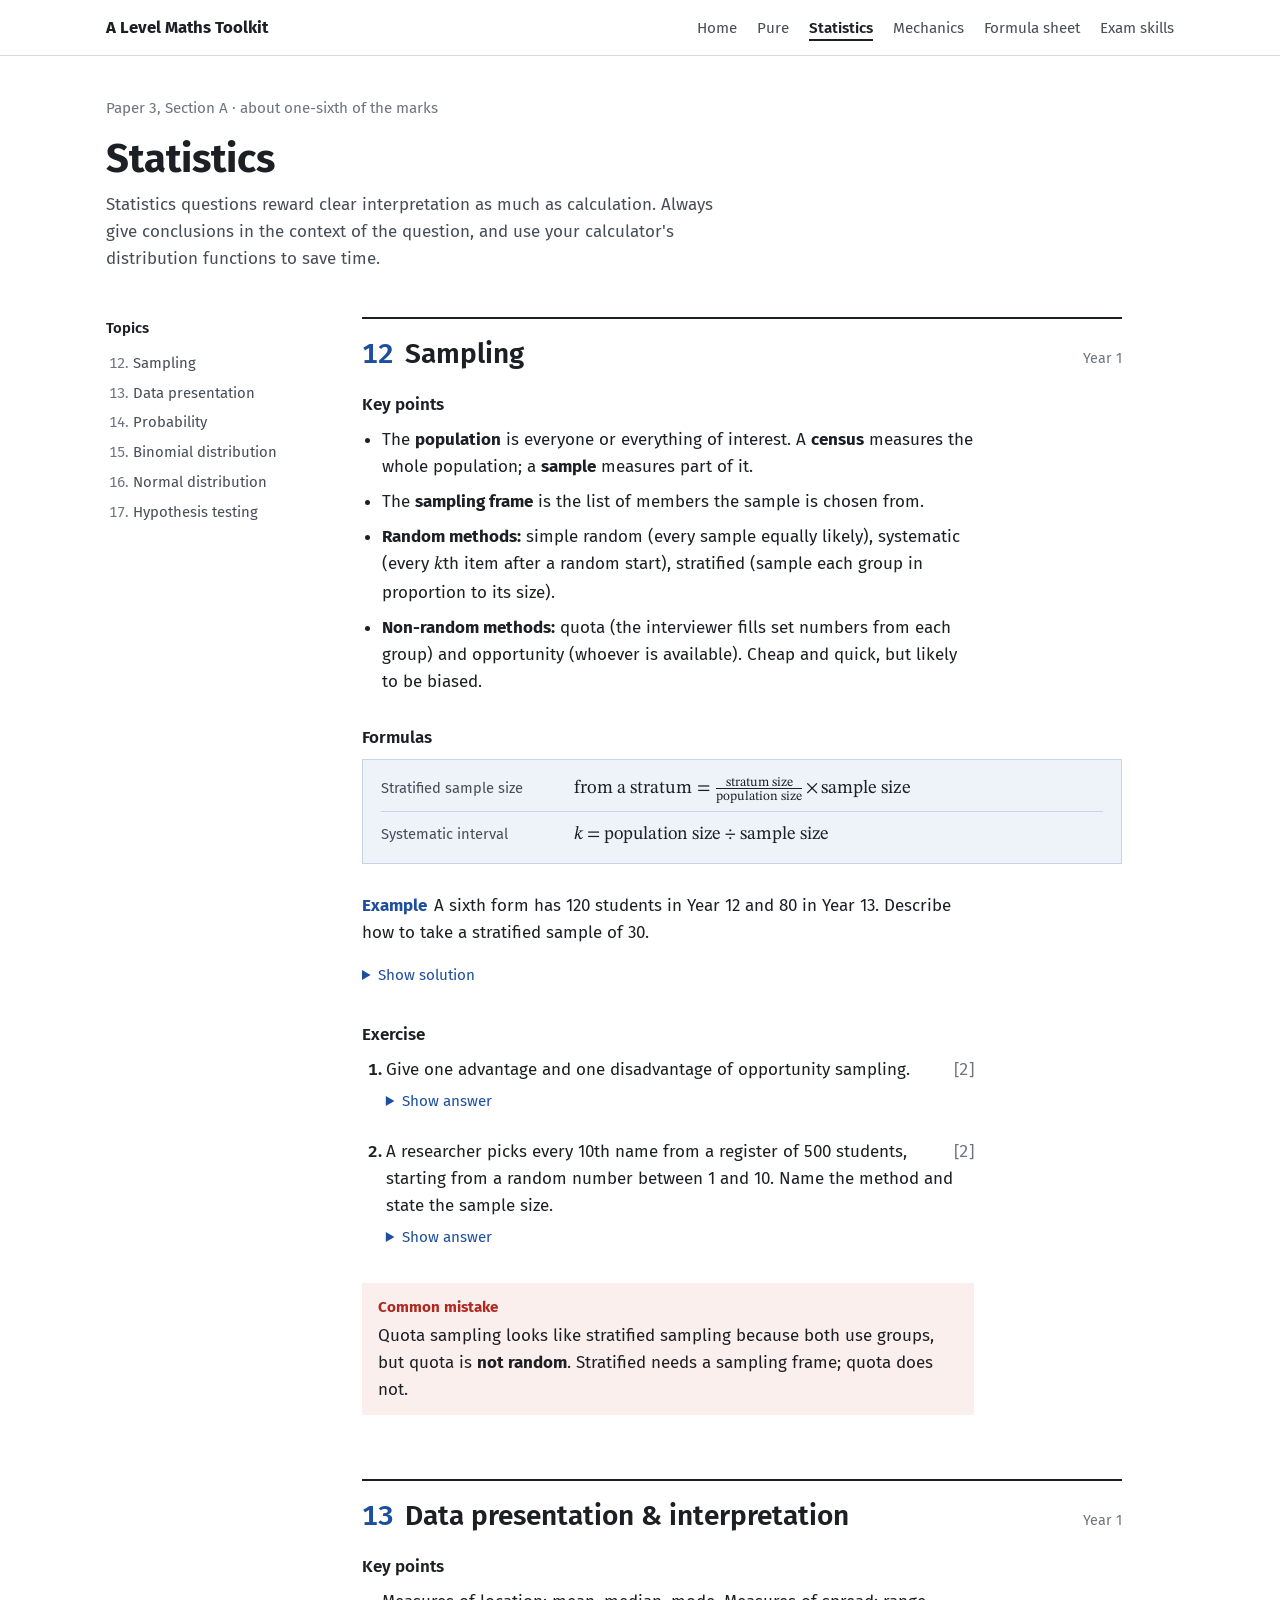
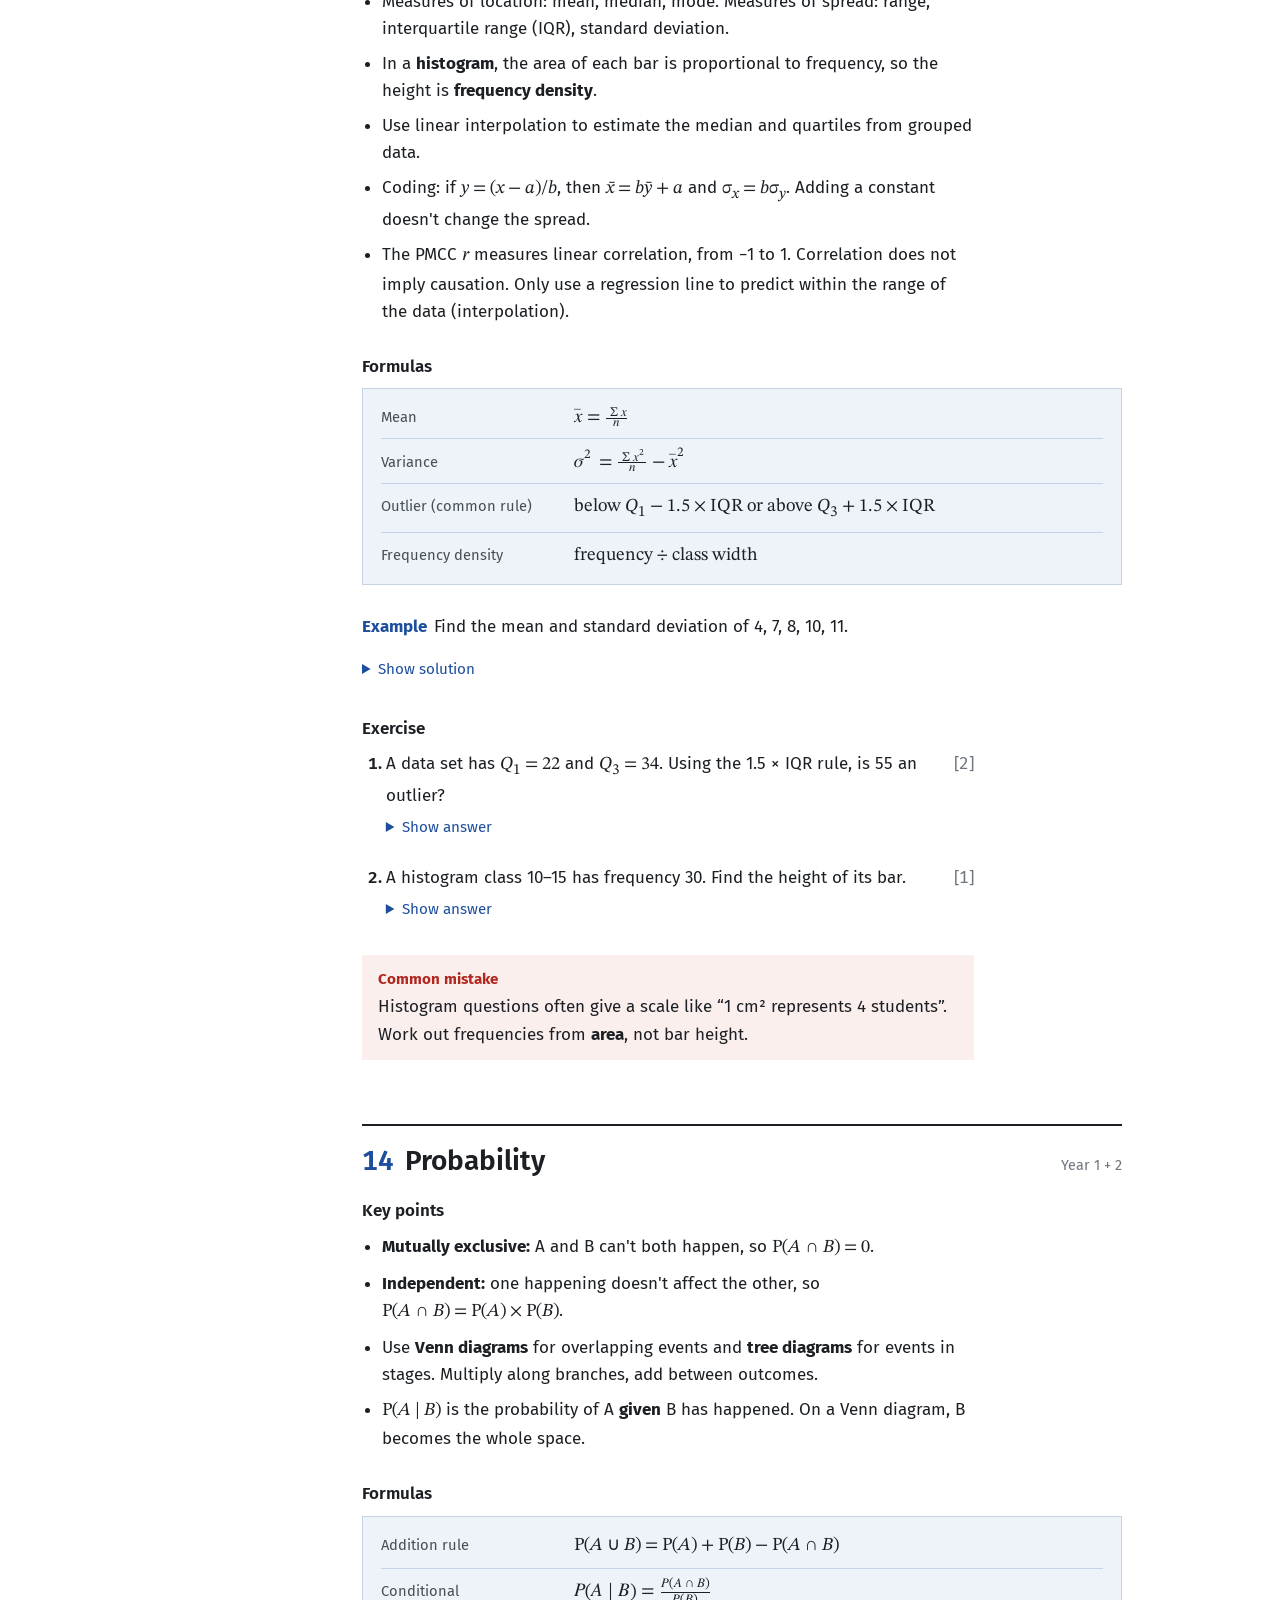
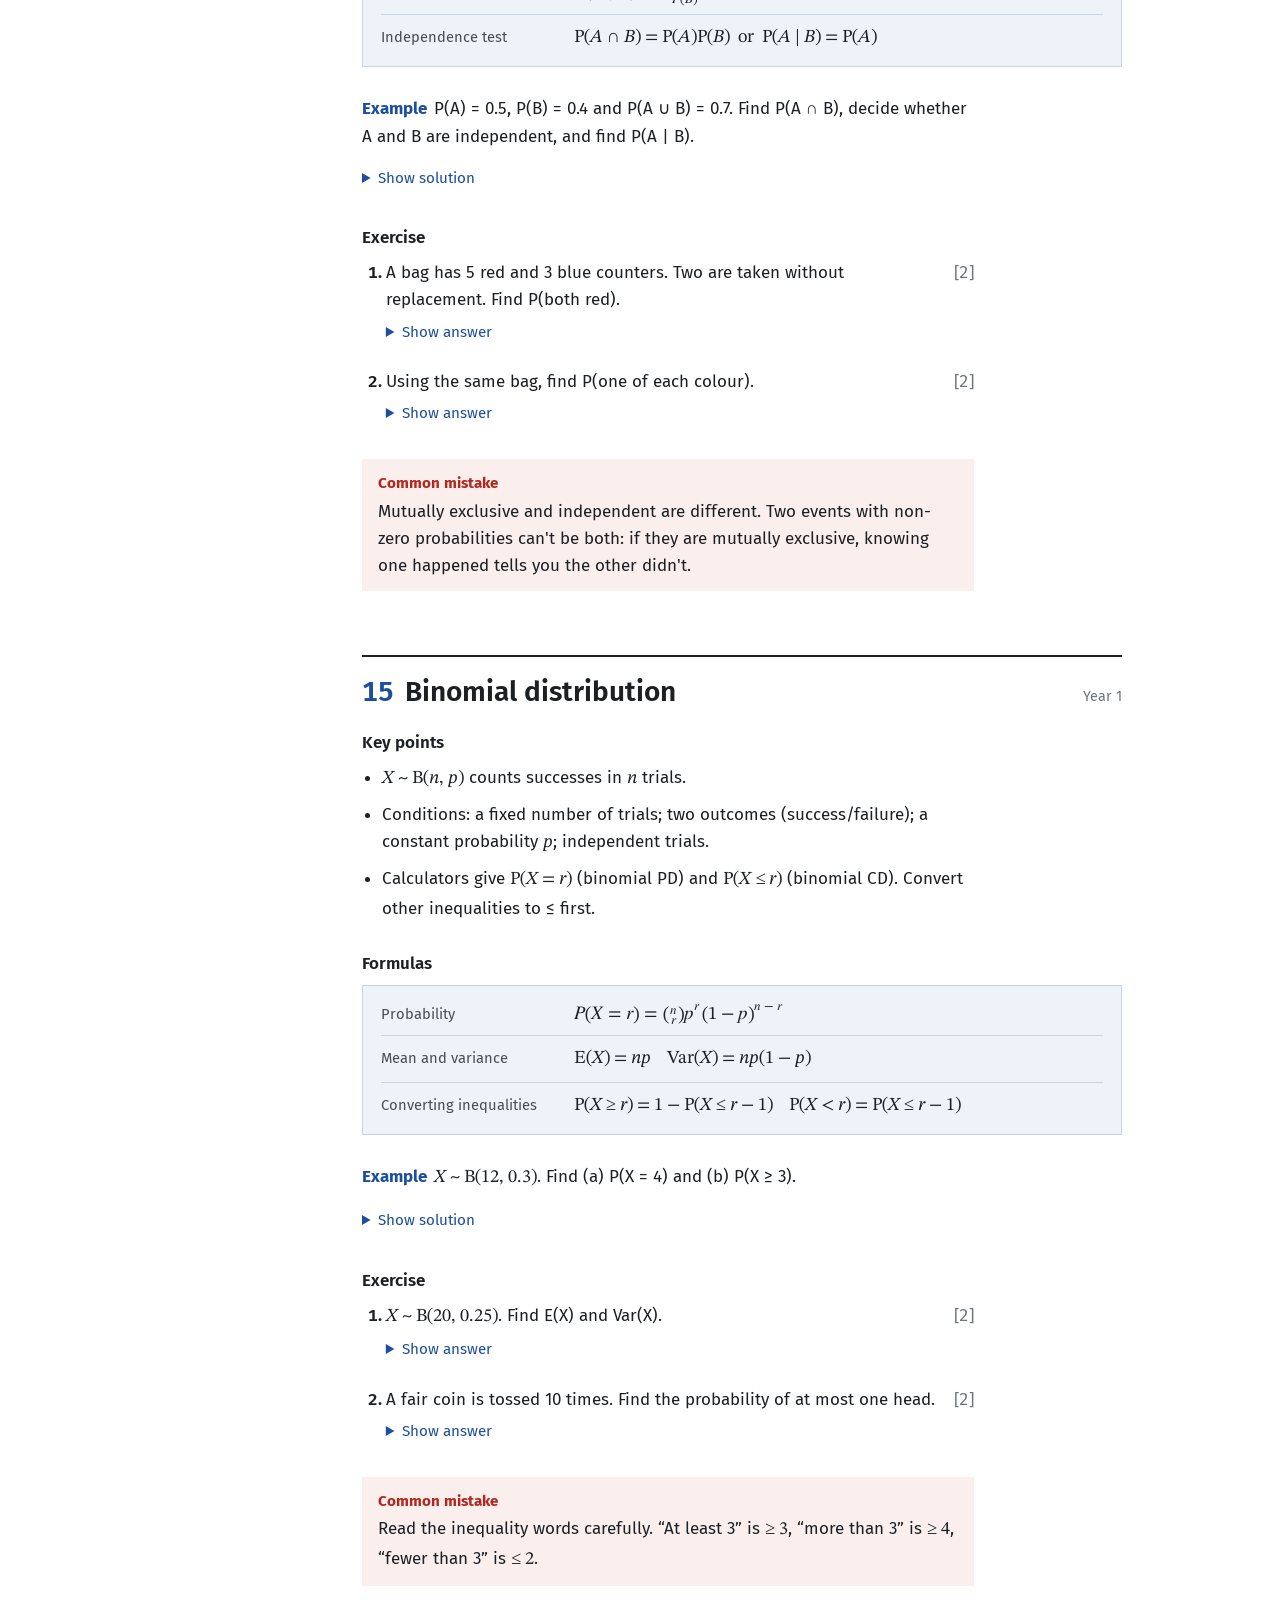
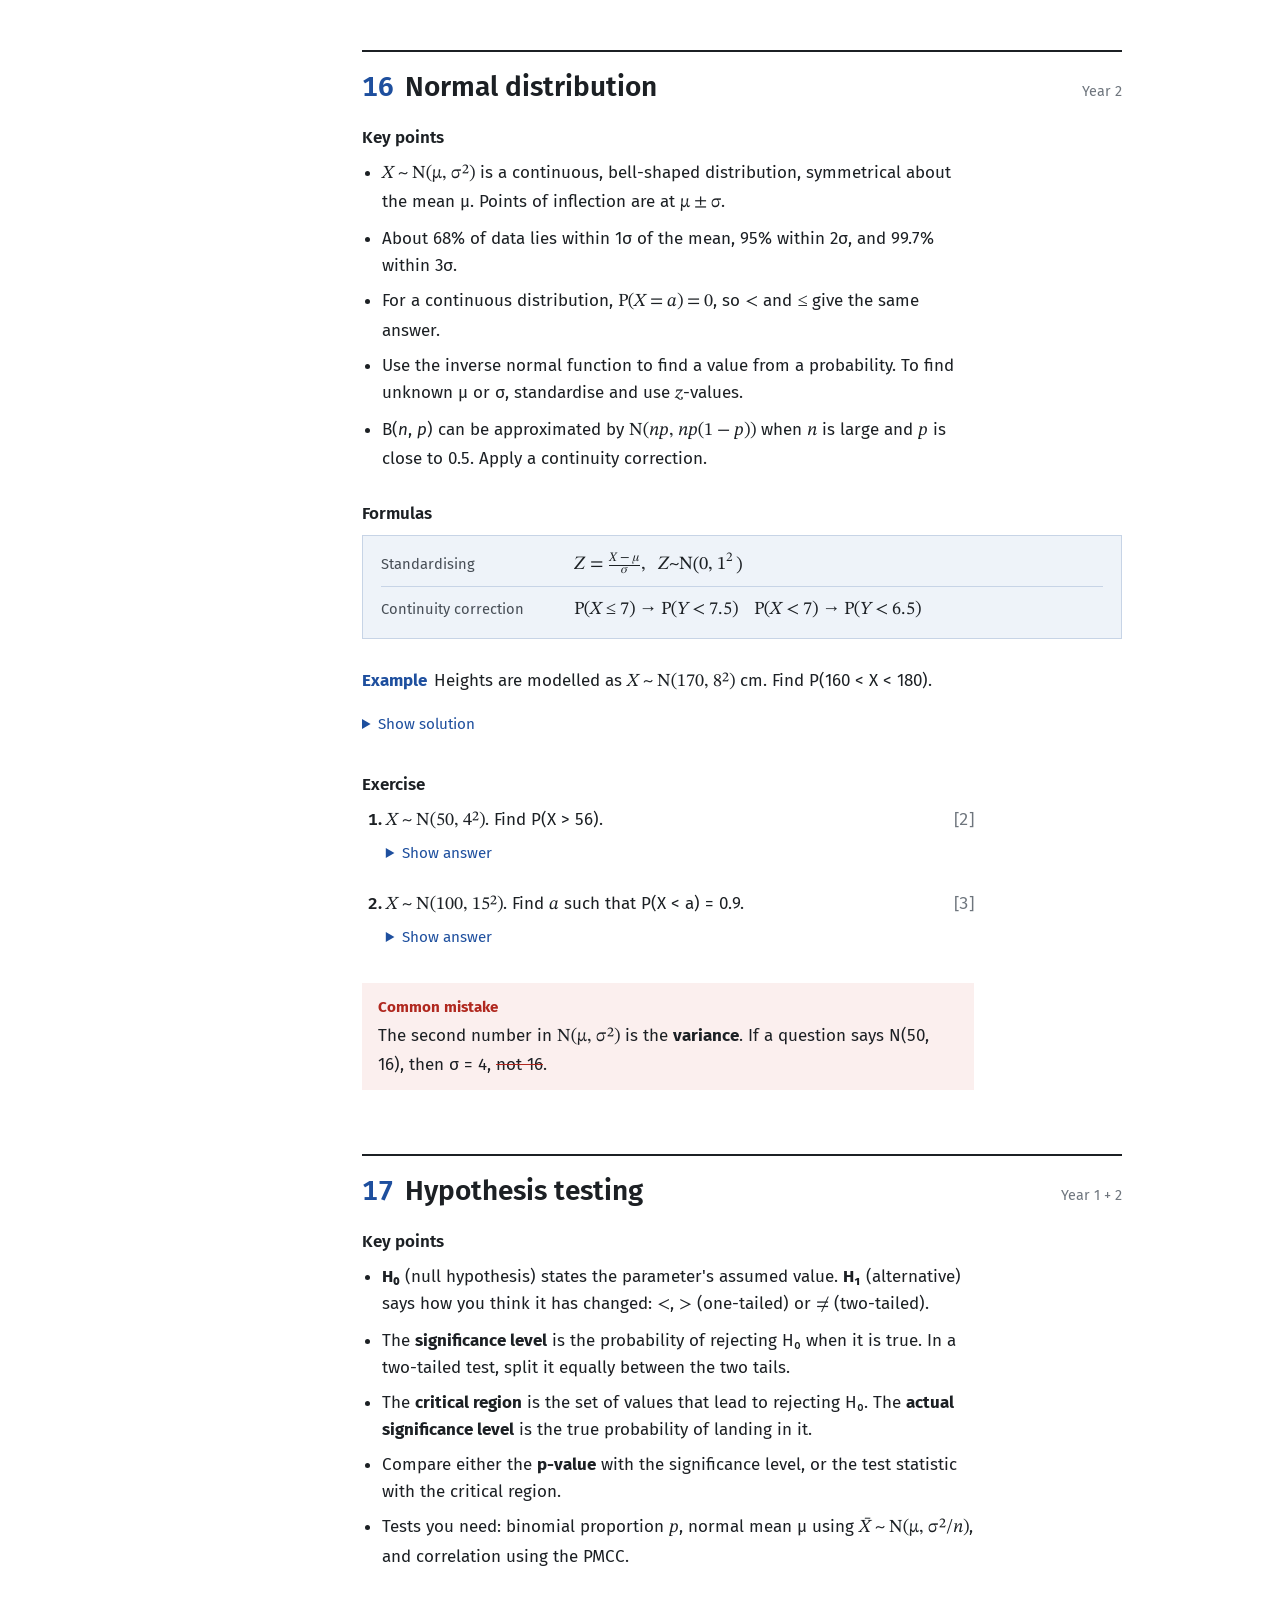
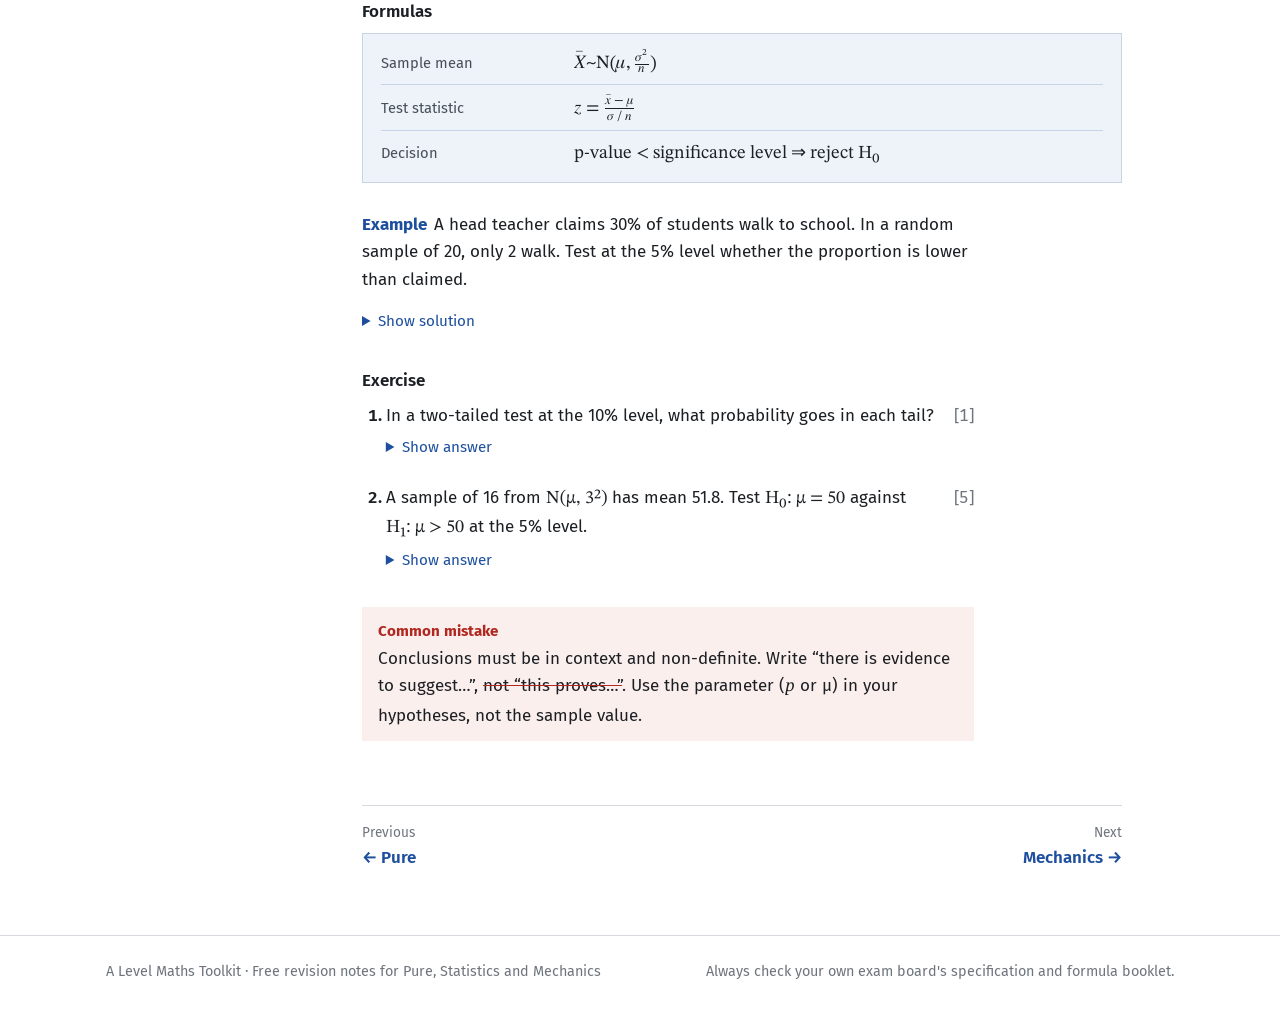
<file: study-tools/statistics.html>
<!DOCTYPE html>
<html lang="en">
<head>
  <meta charset="UTF-8">
  <meta name="viewport" content="width=device-width, initial-scale=1, viewport-fit=cover">
  <title>Statistics Notes</title>
  <meta name="claude:viewport-fit-sides" content="cover">
  <meta name="description" content="A Level Statistics revision notes, key formulas, worked examples and practice questions with answers.">
  <link rel="preconnect" href="https://fonts.googleapis.com">
  <link rel="preconnect" href="https://fonts.gstatic.com" crossorigin>
  <link rel="stylesheet" href="https://fonts.googleapis.com/css2?family=Fira+Sans:ital,wght@0,400;0,600;0,700;1,400&family=STIX+Two+Text:ital@0;1&display=swap">
  <link rel="stylesheet" href="study.css">
</head>
<body style="--s: var(--stats);">

<header class="top">
  <div class="wrap">
    <a class="brand" href="index.html"><b>∂</b> A Level Maths Toolkit</a>
    <nav aria-label="Main">
      <ul class="menu">
        <li><a href="index.html">Home</a></li>
        <li><a href="pure.html">Pure</a></li>
        <li><a href="statistics.html" aria-current="page">Statistics</a></li>
        <li><a href="mechanics.html">Mechanics</a></li>
        <li><a href="formulas.html">Formula sheet</a></li>
        <li><a href="exam.html">Exam skills</a></li>
      </ul>
    </nav>
  </div>
</header>

<main class="wrap">
  <div class="page-head">
    <span class="label strand">Paper 3, Section A · about one-sixth of the marks</span>
    <h1>Statistics</h1>
    <p>Statistics questions reward clear interpretation as much as calculation. Always give conclusions in the context of the question, and use your calculator's distribution functions to save time.</p>
  </div>

  <div class="layout">
    <nav class="toc" aria-label="Topics">
      <span class="label">Topics</span>
      <ol start="12">
        <li><a href="#sampling">Sampling</a></li>
        <li><a href="#data">Data presentation</a></li>
        <li><a href="#probability">Probability</a></li>
        <li><a href="#binomial">Binomial distribution</a></li>
        <li><a href="#normal">Normal distribution</a></li>
        <li><a href="#hypothesis">Hypothesis testing</a></li>
      </ol>
    </nav>

    <div>
      <!-- ============ 1. SAMPLING ============ -->
      <article class="topic" id="sampling">
        <header class="topic-head"><h2><span class="num">12</span>Sampling</h2><span class="label">Year 1</span></header>
        <section class="block">
          <span class="label">Key points</span>
          <ul class="notes">
            <li>The <b>population</b> is everyone or everything of interest. A <b>census</b> measures the whole population; a <b>sample</b> measures part of it.</li>
            <li>The <b>sampling frame</b> is the list of members the sample is chosen from.</li>
            <li><b>Random methods:</b> simple random (every sample equally likely), systematic (every <span class="m"><i>k</i></span>th item after a random start), stratified (sample each group in proportion to its size).</li>
            <li><b>Non-random methods:</b> quota (the interviewer fills set numbers from each group) and opportunity (whoever is available). Cheap and quick, but likely to be biased.</li>
          </ul>
        </section>
        <section class="block">
          <span class="label">Formulas</span>
          <ul class="formulas">
            <li><span class="what">Stratified sample size</span><span class="hl"><math><mtext>from a stratum</mtext><mo>=</mo><mfrac><mtext>stratum size</mtext><mtext>population size</mtext></mfrac><mo>×</mo><mtext>sample size</mtext></math></span></li>
            <li><span class="what">Systematic interval</span><span class="hl m"><i>k</i> = population size ÷ sample size</span></li>
          </ul>
        </section>
        <section class="block">
          <div class="example">
            <div class="q"><span class="label">Example</span>A sixth form has 120 students in Year 12 and 80 in Year 13. Describe how to take a stratified sample of 30.</div>
            <details>
              <summary><span class="closed">Show solution</span><span class="open">Hide solution</span></summary>
              <ol class="steps">
                <li>Total population is 200. Year 12: <span class="m">120/200 × 30 = 18</span>. Year 13: <span class="m">80/200 × 30 = 12</span>.</li>
                <li>Number the students in each year group separately (Year 12: 1–120, Year 13: 1–80).</li>
                <li>Use a random number generator to choose 18 different numbers from Year 12 and 12 from Year 13.</li>
              </ol>
              <span class="ans">18 from Year 12 and 12 from Year 13, chosen at random within each group</span>
            </details>
          </div>
        </section>
        <section class="block">
          <span class="label">Exercise</span>
          <ol class="practice">
            <li><span class="marks">[2]</span>Give one advantage and one disadvantage of opportunity sampling.
              <details><summary>Show answer</summary>
                <p>Advantage: quick, easy and cheap. Disadvantage: unlikely to be representative of the population.</p>
              </details>
            </li>
            <li><span class="marks">[2]</span>A researcher picks every 10th name from a register of 500 students, starting from a random number between 1 and 10. Name the method and state the sample size.
              <details><summary>Show answer</summary>
                <p>Systematic sampling; sample size 50.</p>
              </details>
            </li>
          </ol>
        </section>
        <section class="block">
          <div class="watch"><span class="hand">Common mistake</span>
            <p>Quota sampling looks like stratified sampling because both use groups, but quota is <b>not random</b>. Stratified needs a sampling frame; quota does not.</p>
          </div>
        </section>
      </article>

      <!-- ============ 2. DATA ============ -->
      <article class="topic" id="data">
        <header class="topic-head"><h2><span class="num">13</span>Data presentation &amp; interpretation</h2><span class="label">Year 1</span></header>
        <section class="block">
          <span class="label">Key points</span>
          <ul class="notes">
            <li>Measures of location: mean, median, mode. Measures of spread: range, interquartile range (IQR), standard deviation.</li>
            <li>In a <b>histogram</b>, the area of each bar is proportional to frequency, so the height is <b>frequency density</b>.</li>
            <li>Use linear interpolation to estimate the median and quartiles from grouped data.</li>
            <li>Coding: if <span class="m"><i>y</i> = (<i>x</i> − <i>a</i>)/<i>b</i></span>, then <span class="m"><i>x̄</i> = <i>bȳ</i> + <i>a</i></span> and <span class="m">σ<sub><i>x</i></sub> = <i>b</i>σ<sub><i>y</i></sub></span>. Adding a constant doesn't change the spread.</li>
            <li>The PMCC <span class="m"><i>r</i></span> measures linear correlation, from −1 to 1. Correlation does not imply causation. Only use a regression line to predict within the range of the data (interpolation).</li>
          </ul>
        </section>
        <section class="block">
          <span class="label">Formulas</span>
          <ul class="formulas">
            <li><span class="what">Mean</span><span class="hl"><math><mover><mi>x</mi><mo>‾</mo></mover><mo>=</mo><mfrac><mrow><mo>Σ</mo><mi>x</mi></mrow><mi>n</mi></mfrac></math></span></li>
            <li><span class="what">Variance</span><span class="hl"><math><msup><mi>σ</mi><mn>2</mn></msup><mo>=</mo><mfrac><mrow><mo>Σ</mo><msup><mi>x</mi><mn>2</mn></msup></mrow><mi>n</mi></mfrac><mo>−</mo><msup><mover><mi>x</mi><mo>‾</mo></mover><mn>2</mn></msup></math></span></li>
            <li><span class="what">Outlier (common rule)</span><span class="hl m">below <i>Q</i><sub>1</sub> − 1.5 × IQR or above <i>Q</i><sub>3</sub> + 1.5 × IQR</span></li>
            <li><span class="what">Frequency density</span><span class="hl m">frequency ÷ class width</span></li>
          </ul>
        </section>
        <section class="block">
          <div class="example">
            <div class="q"><span class="label">Example</span>Find the mean and standard deviation of 4, 7, 8, 10, 11.</div>
            <details>
              <summary><span class="closed">Show solution</span><span class="open">Hide solution</span></summary>
              <ol class="steps">
                <li><span class="m">Σ<i>x</i> = 40</span>, so <span class="m"><i>x̄</i> = 40/5 = 8</span>.</li>
                <li><span class="m">Σ<i>x</i>² = 16 + 49 + 64 + 100 + 121 = 350</span>.</li>
                <li><span class="m">σ² = 350/5 − 8² = 70 − 64 = 6</span>, so <span class="m">σ = √6</span>.</li>
              </ol>
              <span class="ans">Mean 8, standard deviation 2.45 (3 s.f.)</span>
            </details>
          </div>
        </section>
        <section class="block">
          <span class="label">Exercise</span>
          <ol class="practice">
            <li><span class="marks">[2]</span>A data set has <span class="m"><i>Q</i><sub>1</sub> = 22</span> and <span class="m"><i>Q</i><sub>3</sub> = 34</span>. Using the 1.5 × IQR rule, is 55 an outlier?
              <details><summary>Show answer</summary>
                <p>Yes. The upper limit is 52, and 55 &gt; 52.</p>
                <p class="how">IQR = 12, 1.5 × 12 = 18, 34 + 18 = 52. (Lower limit 22 − 18 = 4.)</p>
              </details>
            </li>
            <li><span class="marks">[1]</span>A histogram class 10–15 has frequency 30. Find the height of its bar.
              <details><summary>Show answer</summary>
                <p>Frequency density 6</p>
                <p class="how">30 ÷ 5 = 6.</p>
              </details>
            </li>
          </ol>
        </section>
        <section class="block">
          <div class="watch"><span class="hand">Common mistake</span>
            <p>Histogram questions often give a scale like “1 cm² represents 4 students”. Work out frequencies from <b>area</b>, not bar height.</p>
          </div>
        </section>
      </article>

      <!-- ============ 3. PROBABILITY ============ -->
      <article class="topic" id="probability">
        <header class="topic-head"><h2><span class="num">14</span>Probability</h2><span class="label">Year 1 + 2</span></header>
        <section class="block">
          <span class="label">Key points</span>
          <ul class="notes">
            <li><b>Mutually exclusive:</b> A and B can't both happen, so <span class="m">P(<i>A</i> ∩ <i>B</i>) = 0</span>.</li>
            <li><b>Independent:</b> one happening doesn't affect the other, so <span class="m">P(<i>A</i> ∩ <i>B</i>) = P(<i>A</i>) × P(<i>B</i>)</span>.</li>
            <li>Use <b>Venn diagrams</b> for overlapping events and <b>tree diagrams</b> for events in stages. Multiply along branches, add between outcomes.</li>
            <li><span class="m">P(<i>A</i> | <i>B</i>)</span> is the probability of A <b>given</b> B has happened. On a Venn diagram, B becomes the whole space.</li>
          </ul>
        </section>
        <section class="block">
          <span class="label">Formulas</span>
          <ul class="formulas">
            <li><span class="what">Addition rule</span><span class="hl m">P(<i>A</i> ∪ <i>B</i>) = P(<i>A</i>) + P(<i>B</i>) − P(<i>A</i> ∩ <i>B</i>)</span></li>
            <li><span class="what">Conditional</span><span class="hl"><math><mi>P</mi><mo>(</mo><mi>A</mi><mo>|</mo><mi>B</mi><mo>)</mo><mo>=</mo><mfrac><mrow><mi>P</mi><mo>(</mo><mi>A</mi><mo>∩</mo><mi>B</mi><mo>)</mo></mrow><mrow><mi>P</mi><mo>(</mo><mi>B</mi><mo>)</mo></mrow></mfrac></math></span></li>
            <li><span class="what">Independence test</span><span class="hl m">P(<i>A</i> ∩ <i>B</i>) = P(<i>A</i>)P(<i>B</i>) &nbsp;or&nbsp; P(<i>A</i> | <i>B</i>) = P(<i>A</i>)</span></li>
          </ul>
        </section>
        <section class="block">
          <div class="example">
            <div class="q"><span class="label">Example</span>P(A) = 0.5, P(B) = 0.4 and P(A ∪ B) = 0.7. Find P(A ∩ B), decide whether A and B are independent, and find P(A | B).</div>
            <details>
              <summary><span class="closed">Show solution</span><span class="open">Hide solution</span></summary>
              <ol class="steps">
                <li><span class="m">0.7 = 0.5 + 0.4 − P(<i>A</i> ∩ <i>B</i>)</span>, so <span class="m">P(<i>A</i> ∩ <i>B</i>) = 0.2</span>.</li>
                <li><span class="m">P(<i>A</i>) × P(<i>B</i>) = 0.5 × 0.4 = 0.2 = P(<i>A</i> ∩ <i>B</i>)</span>, so they are independent.</li>
                <li><span class="m">P(<i>A</i> | <i>B</i>) = 0.2 / 0.4 = 0.5</span>, which equals P(A), as expected for independent events.</li>
              </ol>
              <span class="ans">P(A ∩ B) = 0.2, independent, P(A | B) = 0.5</span>
            </details>
          </div>
        </section>
        <section class="block">
          <span class="label">Exercise</span>
          <ol class="practice">
            <li><span class="marks">[2]</span>A bag has 5 red and 3 blue counters. Two are taken without replacement. Find P(both red).
              <details><summary>Show answer</summary>
                <p>5/14</p>
                <p class="how">5/8 × 4/7 = 20/56.</p>
              </details>
            </li>
            <li><span class="marks">[2]</span>Using the same bag, find P(one of each colour).
              <details><summary>Show answer</summary>
                <p>15/28</p>
                <p class="how">Red then blue or blue then red: 2 × (5/8 × 3/7) = 30/56.</p>
              </details>
            </li>
          </ol>
        </section>
        <section class="block">
          <div class="watch"><span class="hand">Common mistake</span>
            <p>Mutually exclusive and independent are different. Two events with non-zero probabilities can't be both: if they are mutually exclusive, knowing one happened tells you the other didn't.</p>
          </div>
        </section>
      </article>

      <!-- ============ 4. BINOMIAL ============ -->
      <article class="topic" id="binomial">
        <header class="topic-head"><h2><span class="num">15</span>Binomial distribution</h2><span class="label">Year 1</span></header>
        <section class="block">
          <span class="label">Key points</span>
          <ul class="notes">
            <li><span class="m"><i>X</i> ~ B(<i>n</i>, <i>p</i>)</span> counts successes in <span class="m"><i>n</i></span> trials.</li>
            <li>Conditions: a fixed number of trials; two outcomes (success/failure); a constant probability <span class="m"><i>p</i></span>; independent trials.</li>
            <li>Calculators give <span class="m">P(<i>X</i> = <i>r</i>)</span> (binomial PD) and <span class="m">P(<i>X</i> ≤ <i>r</i>)</span> (binomial CD). Convert other inequalities to ≤ first.</li>
          </ul>
        </section>
        <section class="block">
          <span class="label">Formulas</span>
          <ul class="formulas">
            <li><span class="what">Probability</span><span class="hl"><math><mi>P</mi><mo>(</mo><mi>X</mi><mo>=</mo><mi>r</mi><mo>)</mo><mo>=</mo><mrow><mo>(</mo><mfrac linethickness="0"><mi>n</mi><mi>r</mi></mfrac><mo>)</mo></mrow><msup><mi>p</mi><mi>r</mi></msup><msup><mrow><mo>(</mo><mn>1</mn><mo>−</mo><mi>p</mi><mo>)</mo></mrow><mrow><mi>n</mi><mo>−</mo><mi>r</mi></mrow></msup></math></span></li>
            <li><span class="what">Mean and variance</span><span class="hl m">E(<i>X</i>) = <i>np</i></span><span class="hl m">Var(<i>X</i>) = <i>np</i>(1 − <i>p</i>)</span></li>
            <li><span class="what">Converting inequalities</span><span class="hl m">P(<i>X</i> ≥ <i>r</i>) = 1 − P(<i>X</i> ≤ <i>r</i> − 1)</span><span class="hl m">P(<i>X</i> &lt; <i>r</i>) = P(<i>X</i> ≤ <i>r</i> − 1)</span></li>
          </ul>
        </section>
        <section class="block">
          <div class="example">
            <div class="q"><span class="label">Example</span><span class="m"><i>X</i> ~ B(12, 0.3)</span>. Find (a) P(X = 4) and (b) P(X ≥ 3).</div>
            <details>
              <summary><span class="closed">Show solution</span><span class="open">Hide solution</span></summary>
              <ol class="steps">
                <li>(a) <span class="m">P(<i>X</i> = 4) = <sup>12</sup>C<sub>4</sub> × 0.3<sup>4</sup> × 0.7<sup>8</sup> = 495 × 0.0081 × 0.057648 = 0.2311</span>.</li>
                <li>(b) <span class="m">P(<i>X</i> ≥ 3) = 1 − P(<i>X</i> ≤ 2)</span>.</li>
                <li><span class="m">P(<i>X</i> ≤ 2) = 0.0138 + 0.0712 + 0.1678 = 0.2528</span> (or binomial CD on a calculator).</li>
              </ol>
              <span class="ans">(a) 0.2311 &nbsp;(b) 1 − 0.2528 = 0.7472</span>
            </details>
          </div>
        </section>
        <section class="block">
          <span class="label">Exercise</span>
          <ol class="practice">
            <li><span class="marks">[2]</span><span class="m"><i>X</i> ~ B(20, 0.25)</span>. Find E(X) and Var(X).
              <details><summary>Show answer</summary>
                <p>E(X) = 5, Var(X) = 3.75</p>
                <p class="how">20 × 0.25 = 5; 5 × 0.75 = 3.75.</p>
              </details>
            </li>
            <li><span class="marks">[2]</span>A fair coin is tossed 10 times. Find the probability of at most one head.
              <details><summary>Show answer</summary>
                <p>11/1024 ≈ 0.0107</p>
                <p class="how">P(0) + P(1) = 0.5¹⁰ + 10 × 0.5¹⁰ = 11 × 0.5¹⁰.</p>
              </details>
            </li>
          </ol>
        </section>
        <section class="block">
          <div class="watch"><span class="hand">Common mistake</span>
            <p>Read the inequality words carefully. “At least 3” is <span class="m">≥ 3</span>, “more than 3” is <span class="m">≥ 4</span>, “fewer than 3” is <span class="m">≤ 2</span>.</p>
          </div>
        </section>
      </article>

      <!-- ============ 5. NORMAL ============ -->
      <article class="topic" id="normal">
        <header class="topic-head"><h2><span class="num">16</span>Normal distribution</h2><span class="label">Year 2</span></header>
        <section class="block">
          <span class="label">Key points</span>
          <ul class="notes">
            <li><span class="m"><i>X</i> ~ N(μ, σ²)</span> is a continuous, bell-shaped distribution, symmetrical about the mean μ. Points of inflection are at <span class="m">μ ± σ</span>.</li>
            <li>About 68% of data lies within 1σ of the mean, 95% within 2σ, and 99.7% within 3σ.</li>
            <li>For a continuous distribution, <span class="m">P(<i>X</i> = <i>a</i>) = 0</span>, so <span class="m">&lt;</span> and <span class="m">≤</span> give the same answer.</li>
            <li>Use the inverse normal function to find a value from a probability. To find unknown μ or σ, standardise and use <span class="m"><i>z</i></span>-values.</li>
            <li>B(<i>n</i>, <i>p</i>) can be approximated by <span class="m">N(<i>np</i>, <i>np</i>(1 − <i>p</i>))</span> when <span class="m"><i>n</i></span> is large and <span class="m"><i>p</i></span> is close to 0.5. Apply a continuity correction.</li>
          </ul>
        </section>
        <section class="block">
          <span class="label">Formulas</span>
          <ul class="formulas">
            <li><span class="what">Standardising</span><span class="hl"><math><mi>Z</mi><mo>=</mo><mfrac><mrow><mi>X</mi><mo>−</mo><mi>μ</mi></mrow><mi>σ</mi></mfrac><mo>,</mo><mspace width="0.5em"></mspace><mi>Z</mi><mo>~</mo><mi mathvariant="normal">N</mi><mo>(</mo><mn>0</mn><mo>,</mo><msup><mn>1</mn><mn>2</mn></msup><mo>)</mo></math></span></li>
            <li><span class="what">Continuity correction</span><span class="hl m">P(<i>X</i> ≤ 7) → P(<i>Y</i> &lt; 7.5)</span><span class="hl m">P(<i>X</i> &lt; 7) → P(<i>Y</i> &lt; 6.5)</span></li>
          </ul>
        </section>
        <section class="block">
          <div class="example">
            <div class="q"><span class="label">Example</span>Heights are modelled as <span class="m"><i>X</i> ~ N(170, 8²)</span> cm. Find P(160 &lt; X &lt; 180).</div>
            <details>
              <summary><span class="closed">Show solution</span><span class="open">Hide solution</span></summary>
              <ol class="steps">
                <li>Standardise: <span class="m">(160 − 170)/8 = −1.25</span> and <span class="m">(180 − 170)/8 = 1.25</span>.</li>
                <li><span class="m">P(−1.25 &lt; <i>Z</i> &lt; 1.25) = 2Φ(1.25) − 1</span> by symmetry.</li>
                <li><span class="m">= 2(0.89435) − 1 = 0.7887</span>. (A calculator's normal CD gives this directly.)</li>
              </ol>
              <span class="ans">0.7887 (4 d.p.)</span>
            </details>
          </div>
        </section>
        <section class="block">
          <span class="label">Exercise</span>
          <ol class="practice">
            <li><span class="marks">[2]</span><span class="m"><i>X</i> ~ N(50, 4²)</span>. Find P(X &gt; 56).
              <details><summary>Show answer</summary>
                <p>0.0668</p>
                <p class="how">z = 6/4 = 1.5; 1 − Φ(1.5) = 1 − 0.9332.</p>
              </details>
            </li>
            <li><span class="marks">[3]</span><span class="m"><i>X</i> ~ N(100, 15²)</span>. Find <span class="m"><i>a</i></span> such that P(X &lt; a) = 0.9.
              <details><summary>Show answer</summary>
                <p>a = 119.2 (1 d.p.)</p>
                <p class="how">Φ⁻¹(0.9) = 1.2816, so a = 100 + 1.2816 × 15.</p>
              </details>
            </li>
          </ol>
        </section>
        <section class="block">
          <div class="watch"><span class="hand">Common mistake</span>
            <p>The second number in <span class="m">N(μ, σ²)</span> is the <b>variance</b>. If a question says N(50, 16), then σ = 4, <span class="wrong">not 16</span>.</p>
          </div>
        </section>
      </article>

      <!-- ============ 6. HYPOTHESIS ============ -->
      <article class="topic" id="hypothesis">
        <header class="topic-head"><h2><span class="num">17</span>Hypothesis testing</h2><span class="label">Year 1 + 2</span></header>
        <section class="block">
          <span class="label">Key points</span>
          <ul class="notes">
            <li><b>H₀</b> (null hypothesis) states the parameter's assumed value. <b>H₁</b> (alternative) says how you think it has changed: <span class="m">&lt;</span>, <span class="m">&gt;</span> (one-tailed) or <span class="m">≠</span> (two-tailed).</li>
            <li>The <b>significance level</b> is the probability of rejecting H₀ when it is true. In a two-tailed test, split it equally between the two tails.</li>
            <li>The <b>critical region</b> is the set of values that lead to rejecting H₀. The <b>actual significance level</b> is the true probability of landing in it.</li>
            <li>Compare either the <b>p-value</b> with the significance level, or the test statistic with the critical region.</li>
            <li>Tests you need: binomial proportion <span class="m"><i>p</i></span>, normal mean μ using <span class="m"><i>X̄</i> ~ N(μ, σ²/<i>n</i>)</span>, and correlation using the PMCC.</li>
          </ul>
        </section>
        <section class="block">
          <span class="label">Formulas</span>
          <ul class="formulas">
            <li><span class="what">Sample mean</span><span class="hl"><math><mover><mi>X</mi><mo>‾</mo></mover><mo>~</mo><mi mathvariant="normal">N</mi><mrow><mo>(</mo><mi>μ</mi><mo>,</mo><mfrac><msup><mi>σ</mi><mn>2</mn></msup><mi>n</mi></mfrac><mo>)</mo></mrow></math></span></li>
            <li><span class="what">Test statistic</span><span class="hl"><math><mi>z</mi><mo>=</mo><mfrac><mrow><mover><mi>x</mi><mo>‾</mo></mover><mo>−</mo><mi>μ</mi></mrow><mrow><mi>σ</mi><mo>/</mo><msqrt><mi>n</mi></msqrt></mrow></mfrac></math></span></li>
            <li><span class="what">Decision</span><span class="hl m">p-value &lt; significance level ⇒ reject H₀</span></li>
          </ul>
        </section>
        <section class="block">
          <div class="example">
            <div class="q"><span class="label">Example</span>A head teacher claims 30% of students walk to school. In a random sample of 20, only 2 walk. Test at the 5% level whether the proportion is lower than claimed.</div>
            <details>
              <summary><span class="closed">Show solution</span><span class="open">Hide solution</span></summary>
              <ol class="steps">
                <li><span class="m">H₀: <i>p</i> = 0.3 &nbsp; H₁: <i>p</i> &lt; 0.3</span> (one-tailed, 5%).</li>
                <li>Under H₀, <span class="m"><i>X</i> ~ B(20, 0.3)</span>.</li>
                <li><span class="m">P(<i>X</i> ≤ 2) = 0.0355</span>, which is less than 0.05.</li>
                <li>The result is significant, so reject H₀.</li>
              </ol>
              <span class="ans">There is evidence that fewer than 30% of students walk to school.</span>
            </details>
          </div>
        </section>
        <section class="block">
          <span class="label">Exercise</span>
          <ol class="practice">
            <li><span class="marks">[1]</span>In a two-tailed test at the 10% level, what probability goes in each tail?
              <details><summary>Show answer</summary>
                <p>5% in each tail</p>
              </details>
            </li>
            <li><span class="marks">[5]</span>A sample of 16 from <span class="m">N(μ, 3²)</span> has mean 51.8. Test <span class="m">H₀: μ = 50</span> against <span class="m">H₁: μ &gt; 50</span> at the 5% level.
              <details><summary>Show answer</summary>
                <p>z = 2.4 &gt; 1.6449, so reject H₀. There is evidence the mean is greater than 50.</p>
                <p class="how">X̄ ~ N(50, 9/16), so the standard error is 0.75 and z = 1.8 / 0.75 = 2.4. (p-value = 0.0082.)</p>
              </details>
            </li>
          </ol>
        </section>
        <section class="block">
          <div class="watch"><span class="hand">Common mistake</span>
            <p>Conclusions must be in context and non-definite. Write “there is evidence to suggest…”, <span class="wrong">not “this proves…”</span>. Use the parameter (<span class="m"><i>p</i></span> or μ) in your hypotheses, not the sample value.</p>
          </div>
        </section>
      </article>

      <nav class="next-page" aria-label="More pages">
        <a href="pure.html"><span>Previous</span>← Pure</a>
        <a href="mechanics.html"><span>Next</span>Mechanics →</a>
      </nav>
    </div>
  </div>
</main>

<footer class="foot">
  <div class="wrap">
    <span>A Level Maths Toolkit · Free revision notes for Pure, Statistics and Mechanics</span>
    <span>Always check your own exam board's specification and formula booklet.</span>
  </div>
</footer>

</body>
</html>
</file>
<file: styles.css>
/* ==========================================================
   Apex Maths — A Level Mathematics Tutoring
   Pure CSS, no frameworks.
   ========================================================== */

:root {
  --ink: #14213d;
  --ink-soft: #3d4a66;
  --muted: #6b7591;
  --paper: #fbfaf7;
  --card: #ffffff;
  --line: #e4e2dc;
  --accent: #e4572e;      /* warm orange-red */
  --accent-dark: #c4421d;
  --pure: #2a6fdb;        /* Pure maths blue */
  --stats: #1b998b;       /* Statistics teal */
  --mech: #8f3fd1;        /* Mechanics purple */
  --gold: #f2b134;
  --radius: 14px;
  --shadow: 0 1px 2px rgba(20, 33, 61, .06), 0 8px 24px rgba(20, 33, 61, .08);
  --max: 1160px;
  --font-body: "Inter", system-ui, -apple-system, "Segoe UI", Roboto, sans-serif;
  --font-head: "Fraunces", Georgia, "Times New Roman", serif;
  --font-math: "Cambria Math", "STIX Two Math", Cambria, Georgia, serif;
}

*, *::before, *::after { box-sizing: border-box; }

html { scroll-behavior: smooth; }

body {
  margin: 0;
  font-family: var(--font-body);
  font-size: 1.0625rem;
  line-height: 1.65;
  color: var(--ink);
  background: var(--paper);
  -webkit-font-smoothing: antialiased;
}

img { max-width: 100%; display: block; }

a { color: var(--accent-dark); }
a:hover { color: var(--accent); }

h1, h2, h3, h4 {
  font-family: var(--font-head);
  line-height: 1.2;
  margin: 0 0 .5em;
  font-weight: 600;
}

h1 { font-size: clamp(2.2rem, 5vw, 3.6rem); letter-spacing: -.02em; }
h2 { font-size: clamp(1.7rem, 3.5vw, 2.5rem); letter-spacing: -.01em; }
h3 { font-size: 1.3rem; }

p { margin: 0 0 1em; }

.container {
  width: 100%;
  max-width: var(--max);
  margin: 0 auto;
  padding: 0 20px;
}

.math {
  font-family: var(--font-math);
  font-style: italic;
  white-space: nowrap;
}

.eyebrow {
  display: inline-block;
  font-size: .8rem;
  font-weight: 700;
  letter-spacing: .12em;
  text-transform: uppercase;
  color: var(--accent-dark);
  margin-bottom: .75rem;
}

.section { padding: 88px 0; }
.section--alt { background: #f3f1ea; }
.section--dark { background: var(--ink); color: #e9ecf4; }
.section--dark h2, .section--dark h3 { color: #fff; }

.section-head {
  max-width: 680px;
  margin-bottom: 48px;
}
.section-head p { color: var(--ink-soft); font-size: 1.1rem; }
.section--dark .section-head p { color: #b8c0d6; }
.section-head--center { margin-left: auto; margin-right: auto; text-align: center; }

/* ---------- Buttons ---------- */
.btn {
  display: inline-flex;
  align-items: center;
  gap: .5em;
  padding: .85em 1.5em;
  border-radius: 999px;
  font-weight: 600;
  font-size: 1rem;
  text-decoration: none;
  border: 2px solid transparent;
  transition: transform .15s ease, background .15s ease, color .15s ease, border-color .15s ease;
  cursor: pointer;
}
.btn:hover { transform: translateY(-2px); }
.btn--primary { background: var(--accent); color: #fff; }
.btn--primary:hover { background: var(--accent-dark); color: #fff; }
.btn--ghost { border-color: var(--ink); color: var(--ink); background: transparent; }
.btn--ghost:hover { background: var(--ink); color: #fff; }
.btn--light { background: #fff; color: var(--ink); }
.btn--light:hover { background: var(--gold); color: var(--ink); }
.btn--block { width: 100%; justify-content: center; }

/* ---------- Header / Nav ---------- */
.site-header {
  position: sticky;
  top: 0;
  z-index: 50;
  background: rgba(251, 250, 247, .92);
  backdrop-filter: saturate(160%) blur(10px);
  border-bottom: 1px solid var(--line);
}
.nav {
  display: flex;
  align-items: center;
  justify-content: space-between;
  height: 72px;
}
.logo {
  display: flex;
  align-items: center;
  gap: .6rem;
  font-family: var(--font-head);
  font-weight: 700;
  font-size: 1.35rem;
  color: var(--ink);
  text-decoration: none;
}
.logo-mark {
  display: grid;
  place-items: center;
  width: 38px;
  height: 38px;
  border-radius: 10px;
  background: var(--ink);
  color: var(--gold);
  font-family: var(--font-math);
  font-size: 1.4rem;
  font-style: italic;
}
.nav-links {
  display: flex;
  align-items: center;
  gap: 28px;
  list-style: none;
  margin: 0;
  padding: 0;
}
.nav-links a {
  color: var(--ink-soft);
  text-decoration: none;
  font-weight: 500;
  font-size: .98rem;
}
.nav-links a:hover, .nav-links a[aria-current="page"] { color: var(--ink); }
.nav-links a[aria-current="page"] { box-shadow: inset 0 -2px 0 var(--accent); }
.nav-links .btn { color: #fff; padding: .6em 1.2em; }

/* CSS-only mobile menu toggle */
.nav-toggle { display: none; }
.nav-burger {
  display: none;
  width: 44px;
  height: 44px;
  border-radius: 10px;
  cursor: pointer;
  align-items: center;
  justify-content: center;
}
.nav-burger span,
.nav-burger span::before,
.nav-burger span::after {
  display: block;
  width: 22px;
  height: 2px;
  background: var(--ink);
  border-radius: 2px;
  position: relative;
  transition: transform .2s ease, background .2s ease;
}
.nav-burger span::before, .nav-burger span::after { content: ""; position: absolute; left: 0; }
.nav-burger span::before { top: -7px; }
.nav-burger span::after { top: 7px; }

/* ---------- Hero ---------- */
.hero {
  position: relative;
  overflow: hidden;
  padding: 96px 0 104px;
}
.hero::before {
  /* graph-paper background */
  content: "";
  position: absolute;
  inset: 0;
  background-image:
    linear-gradient(rgba(20, 33, 61, .05) 1px, transparent 1px),
    linear-gradient(90deg, rgba(20, 33, 61, .05) 1px, transparent 1px);
  background-size: 32px 32px;
  mask-image: radial-gradient(ellipse at 70% 40%, #000 30%, transparent 75%);
  -webkit-mask-image: radial-gradient(ellipse at 70% 40%, #000 30%, transparent 75%);
  pointer-events: none;
}
.hero-grid {
  position: relative;
  display: grid;
  grid-template-columns: 1.1fr .9fr;
  gap: 56px;
  align-items: center;
}
.hero h1 em {
  font-style: italic;
  color: var(--accent);
}
.hero-lead {
  font-size: 1.2rem;
  color: var(--ink-soft);
  max-width: 560px;
  margin-bottom: 2rem;
}
.hero-actions { display: flex; flex-wrap: wrap; gap: 14px; margin-bottom: 2.5rem; }
.hero-stats {
  display: flex;
  flex-wrap: wrap;
  gap: 36px;
  list-style: none;
  padding: 0;
  margin: 0;
}
.hero-stats strong {
  display: block;
  font-family: var(--font-head);
  font-size: 2rem;
  line-height: 1;
}
.hero-stats span { font-size: .9rem; color: var(--muted); }

/* Hero visual: equation card stack */
.hero-visual { position: relative; min-height: 420px; }
.eq-card {
  position: absolute;
  background: var(--card);
  border: 1px solid var(--line);
  border-radius: var(--radius);
  box-shadow: var(--shadow);
  padding: 22px 26px;
  font-family: var(--font-math);
}
.eq-card small {
  display: block;
  font-family: var(--font-body);
  font-size: .72rem;
  font-weight: 700;
  letter-spacing: .1em;
  text-transform: uppercase;
  margin-bottom: 8px;
}
.eq-card .big { font-size: 1.6rem; font-style: italic; }
.eq-card--1 { top: 0; left: 4%; transform: rotate(-3deg); border-top: 4px solid var(--pure); }
.eq-card--1 small { color: var(--pure); }
.eq-card--2 { top: 150px; right: 0; transform: rotate(2.5deg); border-top: 4px solid var(--stats); }
.eq-card--2 small { color: var(--stats); }
.eq-card--3 { bottom: 0; left: 12%; transform: rotate(-1deg); border-top: 4px solid var(--mech); }
.eq-card--3 small { color: var(--mech); }

/* simple CSS fraction */
.frac {
  display: inline-flex;
  flex-direction: column;
  vertical-align: middle;
  text-align: center;
  font-size: .85em;
  margin: 0 .15em;
}
.frac > span:first-child { border-bottom: 1.5px solid currentColor; padding: 0 .2em; }
.frac > span:last-child { padding: 0 .2em; }

/* ---------- Trust bar ---------- */
.boards {
  border-top: 1px solid var(--line);
  border-bottom: 1px solid var(--line);
  padding: 26px 0;
  background: var(--card);
}
.boards .container {
  display: flex;
  flex-wrap: wrap;
  align-items: center;
  justify-content: center;
  gap: 18px 44px;
  color: var(--muted);
  font-weight: 600;
}
.boards .label { font-weight: 500; font-size: .9rem; }
.boards .board { font-family: var(--font-head); font-size: 1.2rem; color: var(--ink-soft); }

/* ---------- Course cards ---------- */
.grid-3 {
  display: grid;
  grid-template-columns: repeat(3, 1fr);
  gap: 28px;
}
.course-card {
  display: flex;
  flex-direction: column;
  background: var(--card);
  border: 1px solid var(--line);
  border-radius: var(--radius);
  padding: 32px;
  box-shadow: var(--shadow);
  transition: transform .2s ease, box-shadow .2s ease;
  position: relative;
  overflow: hidden;
}
.course-card:hover { transform: translateY(-6px); box-shadow: 0 2px 4px rgba(20,33,61,.06), 0 18px 40px rgba(20,33,61,.14); }
.course-card::after {
  content: "";
  position: absolute;
  top: 0; left: 0; right: 0;
  height: 5px;
  background: var(--c, var(--accent));
}
.course-card--pure  { --c: var(--pure); }
.course-card--stats { --c: var(--stats); }
.course-card--mech  { --c: var(--mech); }
.course-card--further { --c: var(--gold); }

.course-icon {
  width: 56px;
  height: 56px;
  border-radius: 14px;
  display: grid;
  place-items: center;
  font-family: var(--font-math);
  font-size: 1.7rem;
  font-style: italic;
  color: #fff;
  background: var(--c);
  margin-bottom: 20px;
}
.course-card p { color: var(--ink-soft); }
.topic-list {
  list-style: none;
  padding: 0;
  margin: 0 0 24px;
  display: flex;
  flex-wrap: wrap;
  gap: 8px;
}
.topic-list li {
  font-size: .82rem;
  font-weight: 600;
  padding: .3em .8em;
  border-radius: 999px;
  background: color-mix(in srgb, var(--c) 12%, white);
  color: color-mix(in srgb, var(--c) 80%, black);
}
.course-card .more {
  margin-top: auto;
  font-weight: 600;
  text-decoration: none;
  color: var(--ink);
}
.course-card .more::after { content: " →"; transition: margin .2s; }
.course-card .more:hover::after { margin-left: 4px; }

/* ---------- Features ---------- */
.features {
  display: grid;
  grid-template-columns: repeat(4, 1fr);
  gap: 32px;
}
.feature-num {
  font-family: var(--font-head);
  font-size: 2.6rem;
  color: var(--gold);
  line-height: 1;
  margin-bottom: 14px;
}
.feature p { color: #b8c0d6; font-size: .98rem; }

/* ---------- How it works / steps ---------- */
.steps {
  counter-reset: step;
  display: grid;
  grid-template-columns: repeat(3, 1fr);
  gap: 28px;
  list-style: none;
  padding: 0;
  margin: 0;
}
.steps li {
  counter-increment: step;
  position: relative;
  padding: 28px 28px 28px 28px;
  background: var(--card);
  border-radius: var(--radius);
  border: 1px solid var(--line);
}
.steps li::before {
  content: counter(step);
  display: grid;
  place-items: center;
  width: 44px;
  height: 44px;
  border-radius: 50%;
  background: var(--accent);
  color: #fff;
  font-weight: 700;
  font-family: var(--font-head);
  font-size: 1.2rem;
  margin-bottom: 16px;
}
.steps p { color: var(--ink-soft); margin: 0; }

/* ---------- Pricing ---------- */
.pricing {
  display: grid;
  grid-template-columns: repeat(3, 1fr);
  gap: 28px;
  align-items: stretch;
}
.plan {
  display: flex;
  flex-direction: column;
  background: var(--card);
  border: 1px solid var(--line);
  border-radius: var(--radius);
  padding: 36px 32px;
  position: relative;
}
.plan--featured {
  border: 2px solid var(--accent);
  box-shadow: var(--shadow);
  transform: scale(1.03);
}
.plan-badge {
  position: absolute;
  top: -14px;
  left: 50%;
  transform: translateX(-50%);
  background: var(--accent);
  color: #fff;
  font-size: .75rem;
  font-weight: 700;
  letter-spacing: .08em;
  text-transform: uppercase;
  padding: .35em 1em;
  border-radius: 999px;
}
.plan-price {
  font-family: var(--font-head);
  font-size: 2.8rem;
  line-height: 1;
  margin: 8px 0 4px;
}
.plan-price span { font-size: 1rem; font-family: var(--font-body); color: var(--muted); }
.plan-desc { color: var(--muted); font-size: .95rem; }
.checklist {
  list-style: none;
  padding: 0;
  margin: 20px 0 28px;
}
.checklist li {
  padding-left: 30px;
  position: relative;
  margin-bottom: 10px;
  color: var(--ink-soft);
}
.checklist li::before {
  content: "✓";
  position: absolute;
  left: 0;
  top: 1px;
  width: 20px;
  height: 20px;
  border-radius: 50%;
  background: color-mix(in srgb, var(--stats) 15%, white);
  color: var(--stats);
  font-size: .75rem;
  font-weight: 700;
  display: grid;
  place-items: center;
}
.plan .btn { margin-top: auto; }

/* ---------- Tutors ---------- */
.tutor {
  text-align: center;
  background: var(--card);
  border: 1px solid var(--line);
  border-radius: var(--radius);
  padding: 32px 24px;
}
.avatar {
  width: 96px;
  height: 96px;
  border-radius: 50%;
  margin: 0 auto 16px;
  display: grid;
  place-items: center;
  font-family: var(--font-head);
  font-size: 2rem;
  font-weight: 700;
  color: #fff;
  background: linear-gradient(135deg, var(--a1, var(--pure)), var(--a2, var(--mech)));
}
.tutor .role { color: var(--accent-dark); font-weight: 600; font-size: .9rem; margin-bottom: .75em; }
.tutor p { color: var(--ink-soft); font-size: .95rem; }

/* ---------- Testimonials ---------- */
.quote {
  background: var(--card);
  border-radius: var(--radius);
  padding: 32px;
  border: 1px solid var(--line);
  margin: 0;
}
.quote blockquote {
  margin: 0 0 20px;
  font-family: var(--font-head);
  font-size: 1.15rem;
  line-height: 1.5;
}
.quote blockquote::before {
  content: "“";
  display: block;
  font-size: 3.5rem;
  line-height: .6;
  color: var(--accent);
  margin-bottom: 8px;
}
.quote figcaption { font-weight: 600; }
.quote figcaption span { display: block; font-weight: 400; color: var(--muted); font-size: .9rem; }
.quote figcaption .grade {
  display: inline-block;
  margin-top: 8px;
  padding: .15em .7em;
  background: var(--ink);
  color: var(--gold);
  border-radius: 6px;
  font-weight: 700;
  font-size: .85rem;
}

/* ---------- FAQ (native details/summary) ---------- */
.faq { max-width: 820px; margin: 0 auto; }
.faq details {
  background: var(--card);
  border: 1px solid var(--line);
  border-radius: 12px;
  margin-bottom: 12px;
  padding: 0 24px;
}
.faq summary {
  cursor: pointer;
  list-style: none;
  padding: 20px 0;
  font-weight: 600;
  font-size: 1.05rem;
  display: flex;
  justify-content: space-between;
  align-items: center;
  gap: 16px;
}
.faq summary::-webkit-details-marker { display: none; }
.faq summary::after {
  content: "+";
  font-size: 1.5rem;
  font-weight: 400;
  color: var(--accent);
  transition: transform .2s;
}
.faq details[open] summary::after { transform: rotate(45deg); }
.faq details p { color: var(--ink-soft); padding-bottom: 20px; margin: 0; }

/* ---------- CTA / Contact ---------- */
.cta {
  background: linear-gradient(135deg, var(--ink) 0%, #23315a 100%);
  color: #fff;
  border-radius: 24px;
  padding: 56px;
  display: grid;
  grid-template-columns: 1fr 1fr;
  gap: 48px;
  align-items: start;
}
.cta h2 { color: #fff; }
.cta p { color: #c3cbe0; }
.form { display: grid; gap: 14px; }
.form-row { display: grid; grid-template-columns: 1fr 1fr; gap: 14px; }
.form label { display: block; font-size: .85rem; font-weight: 600; margin-bottom: 6px; color: #dfe4f0; }
.form input, .form select, .form textarea {
  width: 100%;
  font: inherit;
  font-size: 1rem;
  padding: .75em 1em;
  border-radius: 10px;
  border: 1px solid rgba(255,255,255,.18);
  background: rgba(255,255,255,.07);
  color: #fff;
}
.form select option { color: var(--ink); }
.form input::placeholder, .form textarea::placeholder { color: #8f9ab5; }
.form input:focus, .form select:focus, .form textarea:focus {
  outline: none;
  border-color: var(--gold);
  background: rgba(255,255,255,.12);
}
.form textarea { min-height: 110px; resize: vertical; }

/* ---------- Footer ---------- */
.site-footer {
  background: #0e1730;
  color: #9aa5c2;
  padding: 64px 0 32px;
  font-size: .95rem;
}
.footer-grid {
  display: grid;
  grid-template-columns: 2fr 1fr 1fr 1fr;
  gap: 40px;
  margin-bottom: 48px;
}
.site-footer h4 { color: #fff; font-family: var(--font-body); font-size: .95rem; margin-bottom: 1em; }
.site-footer ul { list-style: none; padding: 0; margin: 0; }
.site-footer li { margin-bottom: .5em; }
.site-footer a { color: #9aa5c2; text-decoration: none; }
.site-footer a:hover { color: #fff; }
.site-footer .logo { color: #fff; margin-bottom: 1em; }
.footer-bottom {
  border-top: 1px solid rgba(255,255,255,.08);
  padding-top: 24px;
  display: flex;
  justify-content: space-between;
  flex-wrap: wrap;
  gap: 12px;
  font-size: .85rem;
}

/* ==========================================================
   Courses page
   ========================================================== */
.page-hero {
  padding: 72px 0 56px;
  background: var(--ink);
  color: #fff;
  position: relative;
  overflow: hidden;
}
.page-hero h1 { color: #fff; }
.page-hero p { color: #c3cbe0; font-size: 1.15rem; max-width: 640px; }
.page-hero .eyebrow { color: var(--gold); }

.tabs-nav {
  display: flex;
  flex-wrap: wrap;
  gap: 10px;
  margin-top: 28px;
}
.tabs-nav a {
  padding: .5em 1.1em;
  border-radius: 999px;
  border: 1px solid rgba(255,255,255,.25);
  color: #fff;
  text-decoration: none;
  font-weight: 500;
  font-size: .95rem;
}
.tabs-nav a:hover { background: #fff; color: var(--ink); }

.module {
  display: grid;
  grid-template-columns: 300px 1fr;
  gap: 48px;
  padding: 72px 0;
  border-bottom: 1px solid var(--line);
  scroll-margin-top: 80px;
}
.module:last-child { border-bottom: 0; }
.module-aside { position: sticky; top: 104px; align-self: start; }
.module-aside .course-icon { margin-bottom: 16px; }
.module-aside p { color: var(--ink-soft); }
.module-meta { list-style: none; padding: 0; margin: 20px 0 0; font-size: .92rem; }
.module-meta li {
  display: flex;
  justify-content: space-between;
  padding: 10px 0;
  border-top: 1px dashed var(--line);
}
.module-meta li span:first-child { color: var(--muted); }
.module-meta li span:last-child { font-weight: 600; }

.unit-grid {
  display: grid;
  grid-template-columns: repeat(2, 1fr);
  gap: 18px;
}
.unit {
  background: var(--card);
  border: 1px solid var(--line);
  border-left: 4px solid var(--c);
  border-radius: 10px;
  padding: 22px 24px;
}
.unit h3 { font-size: 1.1rem; font-family: var(--font-body); font-weight: 700; margin-bottom: .4em; }
.unit p { color: var(--ink-soft); font-size: .95rem; margin-bottom: .6em; }
.unit .eg {
  font-family: var(--font-math);
  font-style: italic;
  background: #f6f5f0;
  padding: .5em .8em;
  border-radius: 6px;
  font-size: .98rem;
  overflow-x: auto;
}
.unit .tag {
  display: inline-block;
  font-size: .72rem;
  font-weight: 700;
  letter-spacing: .06em;
  text-transform: uppercase;
  color: var(--muted);
  margin-bottom: .5em;
}

/* Worked example */
.worked {
  margin-top: 28px;
  background: #fffaf0;
  border: 1px solid #f3dfb1;
  border-radius: var(--radius);
  padding: 28px 32px;
}
.worked h4 { font-family: var(--font-body); font-size: .8rem; letter-spacing: .1em; text-transform: uppercase; color: #a87412; }
.worked .q { font-weight: 600; margin-bottom: 1em; }
.worked ol { margin: 0; padding-left: 1.3em; color: var(--ink-soft); }
.worked ol li { margin-bottom: .4em; }
.worked .answer {
  margin-top: 1em;
  padding: .6em 1em;
  background: #fff;
  border-radius: 8px;
  border: 1px solid #f3dfb1;
  font-family: var(--font-math);
}

/* Timetable */
.table-wrap { overflow-x: auto; border-radius: var(--radius); border: 1px solid var(--line); background: var(--card); }
table { width: 100%; border-collapse: collapse; min-width: 640px; }
th, td { padding: 14px 18px; text-align: left; border-bottom: 1px solid var(--line); }
th { background: #f3f1ea; font-size: .82rem; letter-spacing: .06em; text-transform: uppercase; color: var(--muted); }
tbody tr:last-child td { border-bottom: 0; }
tbody tr:hover { background: #faf9f5; }
.pill {
  display: inline-block;
  font-size: .78rem;
  font-weight: 700;
  padding: .2em .7em;
  border-radius: 999px;
  color: #fff;
  background: var(--c);
}

/* ==========================================================
   Responsive
   ========================================================== */
@media (max-width: 1000px) {
  .hero-grid { grid-template-columns: 1fr; }
  .hero-visual { min-height: 380px; max-width: 520px; width: 100%; margin: 0 auto; }
  .features { grid-template-columns: repeat(2, 1fr); }
  .grid-3, .pricing, .steps { grid-template-columns: 1fr 1fr; }
  .plan--featured { transform: none; }
  .cta { grid-template-columns: 1fr; padding: 40px; }
  .footer-grid { grid-template-columns: 1fr 1fr; }
  .module { grid-template-columns: 1fr; gap: 28px; }
  .module-aside { position: static; }
}

@media (max-width: 760px) {
  .section { padding: 64px 0; }
  .hero { padding: 56px 0 64px; }

  .nav-burger { display: flex; }
  .nav-links {
    position: absolute;
    top: 72px;
    left: 0;
    right: 0;
    flex-direction: column;
    align-items: stretch;
    gap: 0;
    background: var(--paper);
    border-bottom: 1px solid var(--line);
    padding: 8px 20px 20px;
    display: none;
  }
  .nav-links li a { display: block; padding: 12px 0; }
  .nav-links .btn { margin-top: 8px; justify-content: center; }
  .nav-toggle:checked ~ .nav-links { display: flex; }
  .nav-toggle:checked + .nav-burger span { background: transparent; }
  .nav-toggle:checked + .nav-burger span::before { transform: translateY(7px) rotate(45deg); }
  .nav-toggle:checked + .nav-burger span::after { transform: translateY(-7px) rotate(-45deg); }

  .grid-3, .pricing, .steps, .features, .unit-grid { grid-template-columns: 1fr; }
  .form-row { grid-template-columns: 1fr; }
  .cta { padding: 28px 22px; border-radius: 18px; }
  .footer-grid { grid-template-columns: 1fr; }
  .hero-visual { min-height: 400px; }
  .eq-card { padding: 16px 18px; }
  .eq-card .big { font-size: 1.3rem; }
  .eq-card--1 { left: 0; }
  .eq-card--3 { left: 4%; }
}

@media (prefers-reduced-motion: reduce) {
  * { transition: none !important; scroll-behavior: auto !important; }
}

/* Inline CTA banner (courses page) */
.cta--inline { grid-template-columns: 1fr auto; align-items: center; }
.cta--inline p { margin: 0; }
@media (max-width: 760px) { .cta--inline { grid-template-columns: 1fr; } }

/* Demo / sample-content notice */
.demo-note {
  background: var(--gold);
  color: var(--ink);
  text-align: center;
  font-size: .85rem;
  font-weight: 600;
  padding: 8px 16px;
}

/* ==========================================================
   JavaScript-powered features (script.js)
   ========================================================== */
[hidden] { display: none !important; }

.visually-hidden {
  position: absolute; width: 1px; height: 1px; padding: 0; margin: -1px;
  overflow: hidden; clip: rect(0 0 0 0); white-space: nowrap; border: 0;
}

.nav-links a.is-active { color: var(--ink); box-shadow: inset 0 -2px 0 var(--accent); }

/* Scroll reveal */
.js .reveal { opacity: 0; transform: translateY(18px); transition: opacity .6s ease, transform .6s ease; }
.js .reveal.is-visible { opacity: 1; transform: none; }
.js .course-card.reveal.is-visible:hover { transform: translateY(-6px); }

/* ---------- Quiz ---------- */
.quiz {
  max-width: 760px;
  margin: 0 auto;
  background: var(--card);
  border: 1px solid var(--line);
  border-radius: 20px;
  box-shadow: var(--shadow);
  overflow: hidden;
}
.quiz-noscript { padding: 32px; margin: 0; text-align: center; color: var(--ink-soft); }
.quiz-progress-bar { height: 6px; background: #efede6; }
.quiz-progress-bar span {
  display: block; height: 100%; width: 0;
  background: linear-gradient(90deg, var(--pure), var(--stats), var(--mech));
  transition: width .4s ease;
}
.quiz-body, .quiz-result { padding: 32px 36px 36px; }
.quiz-meta {
  display: flex; justify-content: space-between; gap: 12px; flex-wrap: wrap;
  font-size: .82rem; font-weight: 600; color: var(--muted);
  margin-bottom: 14px;
}
.quiz-topic { color: var(--accent-dark); text-transform: uppercase; letter-spacing: .08em; }
.quiz-question {
  font-family: var(--font-head);
  font-size: 1.4rem;
  line-height: 1.4;
  margin-bottom: 22px;
}
.quiz-options { display: grid; grid-template-columns: 1fr 1fr; gap: 12px; }
.quiz-option {
  display: flex; align-items: center; gap: 12px;
  font: inherit; font-family: var(--font-math); font-size: 1.05rem;
  text-align: left;
  padding: 14px 16px;
  border: 2px solid var(--line);
  border-radius: 12px;
  background: #fff;
  color: var(--ink);
  cursor: pointer;
  transition: border-color .15s, background .15s, transform .15s;
}
.quiz-option:hover:not(:disabled) { border-color: var(--ink); transform: translateY(-1px); }
.quiz-option:disabled { cursor: default; }
.quiz-letter {
  flex: none;
  display: grid; place-items: center;
  width: 30px; height: 30px; border-radius: 8px;
  background: #f3f1ea;
  font-family: var(--font-body); font-weight: 700; font-size: .85rem;
}
.quiz-option.is-correct { border-color: var(--stats); background: #e8f6f4; }
.quiz-option.is-correct .quiz-letter { background: var(--stats); color: #fff; }
.quiz-option.is-wrong { border-color: var(--accent); background: #fdeee9; }
.quiz-option.is-wrong .quiz-letter { background: var(--accent); color: #fff; }
.quiz-feedback {
  margin: 20px 0 0;
  padding: 14px 18px;
  border-radius: 10px;
  font-size: .98rem;
}
.quiz-feedback.is-correct { background: #e8f6f4; color: #0f5d54; }
.quiz-feedback.is-wrong { background: #fdeee9; color: #8a2e13; }
.quiz-next { margin-top: 20px; }
.quiz-result { text-align: center; }
.quiz-score { font-family: var(--font-head); font-size: 4rem; line-height: 1; margin: 6px 0 14px; }
.quiz-message { color: var(--ink-soft); font-size: 1.1rem; max-width: 460px; margin: 0 auto 6px; }
.quiz-best { color: var(--muted); font-size: .9rem; margin-bottom: 24px; }

/* ---------- Booking form feedback ---------- */
.field-error { display: block; margin-top: 6px; font-size: .82rem; color: #ffb59e; }
.form [aria-invalid="true"] { border-color: #ff8a65; }
.form-success { text-align: center; padding: 24px 8px; outline: none; }
.form-success-icon {
  width: 64px; height: 64px; margin: 0 auto 16px;
  display: grid; place-items: center;
  border-radius: 50%;
  background: var(--stats); color: #fff;
  font-size: 2rem; font-weight: 700;
}
.form-success h3 { color: #fff; font-size: 1.6rem; }

/* ---------- Syllabus search ---------- */
.search { margin-top: 24px; max-width: 560px; }
.search input {
  width: 100%;
  font: inherit;
  padding: .85em 1.1em .85em 2.8em;
  border-radius: 999px;
  border: 1px solid rgba(255,255,255,.25);
  background: rgba(255,255,255,.08) url("data:image/svg+xml,%3Csvg xmlns='http://www.w3.org/2000/svg' width='18' height='18' fill='none' stroke='%23c3cbe0' stroke-width='2'%3E%3Ccircle cx='8' cy='8' r='6'/%3E%3Cpath d='m13 13 4 4'/%3E%3C/svg%3E") no-repeat 1.1em center;
  color: #fff;
}
.search input::placeholder { color: #8f9ab5; }
.search input:focus { outline: none; border-color: var(--gold); background-color: rgba(255,255,255,.14); }
.search-status { margin: 10px 0 0; min-height: 1.5em; font-size: .92rem; color: var(--gold); }

/* ---------- Progress tracker ---------- */
.progress { margin-top: 20px; }
.progress-label { display: flex; justify-content: space-between; font-size: .88rem; font-weight: 600; margin-bottom: 8px; }
.progress-label span:first-child { color: var(--muted); }
.progress-track { height: 8px; border-radius: 999px; background: #e9e7e0; overflow: hidden; }
.progress-track span { display: block; height: 100%; width: 0; background: var(--c); border-radius: inherit; transition: width .3s ease; }
.unit { display: flex; flex-direction: column; }
.unit-done {
  align-self: flex-start;
  margin-top: auto;
  font: inherit; font-size: .82rem; font-weight: 600;
  padding: .4em .9em;
  border-radius: 999px;
  border: 1px solid var(--line);
  background: #fff;
  color: var(--ink-soft);
  cursor: pointer;
}
.unit .eg { margin-bottom: 14px; }
.unit p:last-of-type { margin-bottom: 14px; }
.unit-done:hover { border-color: var(--c); color: var(--ink); }
.unit.is-done { background: color-mix(in srgb, var(--c) 6%, white); }
.unit.is-done .unit-done { background: var(--c); border-color: var(--c); color: #fff; }

/* ---------- Timetable: today ---------- */
tbody tr.is-today { background: #fff7e3; }
.today-badge {
  margin-left: 8px;
  font-size: .7rem; font-weight: 700; text-transform: uppercase; letter-spacing: .06em;
  padding: .15em .6em; border-radius: 999px;
  background: var(--gold); color: var(--ink);
}

/* ---------- Back to top ---------- */
.to-top {
  position: fixed; right: 20px; bottom: 20px; z-index: 40;
  width: 48px; height: 48px; border-radius: 50%;
  border: 0; background: var(--ink); color: #fff;
  font-size: 1.3rem; cursor: pointer;
  box-shadow: var(--shadow);
  opacity: 0; transform: translateY(12px); pointer-events: none;
  transition: opacity .2s, transform .2s, background .2s;
}
.to-top.is-visible { opacity: 1; transform: none; pointer-events: auto; }
.to-top:hover { background: var(--accent); }

@media (max-width: 760px) {
  .quiz-body, .quiz-result { padding: 24px 20px 28px; }
  .quiz-options { grid-template-columns: 1fr; }
  .quiz-question { font-size: 1.2rem; }
}
.nav-links:has(.is-active) a[aria-current="page"] { box-shadow: none; }
</file>
<file: study-tools/study.css>
/* ==========================================================
   A Level Maths Toolkit — shared stylesheet (pure CSS)
   Layout: a printed revision guide. Plain pages, chapters
   separated by rules, contents list on the left, one reading
   column. Boxes only where a textbook would use them:
   formulas, solutions and common mistakes.
   ========================================================== */

:root {
  --paper: #ffffff;
  --ink: #1c2024;
  --ink-2: #474e56;
  --muted: #6e757d;
  --rule: #d6dade;
  --accent: #1e4f9e;
  --box: #eef3f9;
  --box-line: #c7d4e6;
  --sol: #f6f7f8;
  --red: #b0281f;
  --red-tint: #fbefee;
  --grid: #e6ebf1;

  --f-text: "Fira Sans", "Segoe UI", Helvetica, Arial, sans-serif;
  --f-math: "STIX Two Text", "Cambria Math", Cambria, "Times New Roman", serif;
  --measure: 68ch;
}

@media (prefers-color-scheme: dark) {
  :root:not([data-theme="light"]) {
    --paper: #15181c;
    --ink: #e3e6ea;
    --ink-2: #b4bbc4;
    --muted: #8c949d;
    --rule: #30363d;
    --accent: #8fb3f5;
    --box: #1c2530;
    --box-line: #33445a;
    --sol: #1b1f24;
    --red: #ff8e84;
    --red-tint: #2b1d1c;
    --grid: #232a32;
    color-scheme: dark;
  }
}
:root[data-theme="dark"] {
  --paper: #15181c;
  --ink: #e3e6ea;
  --ink-2: #b4bbc4;
  --muted: #8c949d;
  --rule: #30363d;
  --accent: #8fb3f5;
  --box: #1c2530;
  --box-line: #33445a;
  --sol: #1b1f24;
  --red: #ff8e84;
  --red-tint: #2b1d1c;
  --grid: #232a32;
  color-scheme: dark;
}

*, *::before, *::after { box-sizing: border-box; }
html { scroll-behavior: smooth; }

body {
  margin: 0;
  font-family: var(--f-text);
  font-size: 1.0625rem;
  line-height: 1.6;
  color: var(--ink);
  background: var(--paper);
}

a { color: var(--accent); text-underline-offset: 2px; }
a:focus-visible, summary:focus-visible { outline: 2px solid var(--accent); outline-offset: 2px; }

h1, h2, h3 { line-height: 1.2; text-wrap: balance; margin: 0 0 .5em; }
h1 { font-size: clamp(1.9rem, 4vw, 2.5rem); font-weight: 700; }
h2 { font-size: clamp(1.4rem, 2.6vw, 1.75rem); font-weight: 600; }
h3 { font-size: 1.05rem; font-weight: 600; }
p { margin: 0 0 1em; }

.wrap {
  max-width: 1100px;
  margin: 0 auto;
  padding-left: max(16px, env(safe-area-inset-left, 0px));
  padding-right: max(16px, env(safe-area-inset-right, 0px));
}

/* Maths */
.m { font-family: var(--f-math); font-size: 1.08em; white-space: nowrap; }
.m i { font-family: var(--f-math); }
math { font-family: "STIX Two Math", "Cambria Math", "Latin Modern Math", "STIX Two Text", math; font-size: 1.1em; }

/* ---------- Header ---------- */
.top {
  position: sticky;
  top: env(safe-area-inset-top, 0px);
  z-index: 20;
  background: var(--paper);
  border-bottom: 1px solid var(--rule);
}
.top .wrap {
  display: flex;
  align-items: baseline;
  justify-content: space-between;
  gap: 6px 28px;
  flex-wrap: wrap;
  padding-block: 14px;
}
.brand { font-weight: 700; font-size: 1.05rem; color: var(--ink); text-decoration: none; }
.brand b { display: none; }
.menu { display: flex; flex-wrap: wrap; gap: 4px 20px; list-style: none; margin: 0; padding: 0; }
.menu a { color: var(--ink-2); text-decoration: none; font-size: .95rem; }
.menu a:hover { color: var(--ink); text-decoration: underline; }
.menu a[aria-current="page"] { color: var(--ink); font-weight: 600; text-decoration: underline; text-decoration-thickness: 2px; text-underline-offset: 6px; }

/* ---------- Page heading ---------- */
.page-head { padding-block: 40px 28px; }
.page-head h1 { margin-bottom: .2em; }
.page-head .label { display: block; color: var(--muted); font-size: .95rem; margin-bottom: 14px; }
.page-head p { max-width: var(--measure); color: var(--ink-2); }

/* ---------- Topic pages ---------- */
.layout {
  display: grid;
  grid-template-columns: 200px minmax(0, 1fr);
  gap: 56px;
  align-items: start;
  padding-bottom: 64px;
}
.toc { position: sticky; top: 72px; font-size: .93rem; }
.toc .label { font-weight: 600; color: var(--ink); }
.toc ol { margin: 8px 0 0; padding-left: 1.8em; }
.toc li { padding: 3px 0; }
.toc li::marker { color: var(--muted); font-variant-numeric: tabular-nums; }
.toc a { color: var(--ink-2); text-decoration: none; }
.toc a:hover { color: var(--accent); text-decoration: underline; }

.topic {
  border-top: 2px solid var(--ink);
  padding-top: 18px;
  margin-bottom: 64px;
  scroll-margin-top: 72px;
  max-width: 760px;
  min-width: 0;
}
.topic-head {
  display: flex;
  justify-content: space-between;
  align-items: baseline;
  gap: 4px 16px;
  flex-wrap: wrap;
  margin-bottom: 20px;
}
.topic-head h2 { margin: 0; }
.topic-head h2 .num { color: var(--accent); margin-right: .4em; font-variant-numeric: tabular-nums; }
.topic-head .label { color: var(--muted); font-size: .9rem; }

.block { margin-top: 28px; }
.block:first-of-type { margin-top: 0; }
.block > .label { display: block; font-weight: 600; margin-bottom: 8px; }

.notes { margin: 0; padding-left: 1.2em; max-width: var(--measure); }
.notes li { margin-bottom: .45em; }

/* Formula box */
.formulas {
  list-style: none;
  margin: 0;
  padding: 6px 18px;
  background: var(--box);
  border: 1px solid var(--box-line);
}
.formulas li {
  display: flex;
  flex-wrap: wrap;
  align-items: baseline;
  gap: 2px 16px;
  padding: 8px 0;
  border-bottom: 1px solid var(--box-line);
}
.formulas li:last-child { border-bottom: 0; }
.formulas li > * { min-width: 0; max-width: 100%; }
.formulas .what { color: var(--ink-2); font-size: .92rem; width: 12em; flex: none; }
.hl:has(math) { display: inline-block; max-width: 100%; overflow-x: auto; vertical-align: middle; }

/* Example + solution */
.example .q { max-width: var(--measure); }
.example .q .label { font-weight: 700; color: var(--accent); margin-right: .4em; }
.example details { margin-top: 10px; }
.example details[open] { background: var(--sol); border-left: 2px solid var(--rule); padding: 0 18px 14px; }
.steps { margin: 4px 0 10px; padding-left: 1.4em; max-width: var(--measure); }
.steps li { margin-bottom: .45em; }
.ans { display: block; font-weight: 600; }

summary {
  cursor: pointer;
  color: var(--accent);
  font-size: .95rem;
  padding: 6px 0;
  width: fit-content;
}
summary:hover { text-decoration: underline; }
details[open] > summary .closed, summary .open { display: none; }
details[open] > summary .open { display: inline; }

/* Exercise */
.practice { margin: 0; padding-left: 1.4em; max-width: var(--measure); }
.practice > li { margin-bottom: 18px; }
.practice > li::marker { font-weight: 600; }
.marks { float: right; margin-left: 12px; color: var(--muted); font-variant-numeric: tabular-nums; }
.practice details { clear: both; }
.practice details p { margin: 2px 0 4px; font-weight: 600; }
.practice details p.how { font-weight: 400; color: var(--ink-2); font-size: .95rem; }

/* Common mistake */
.watch { background: var(--red-tint); padding: 12px 16px; max-width: var(--measure); }
.watch .hand { display: block; color: var(--red); font-weight: 700; font-size: .95rem; margin-bottom: 2px; }
.watch p { margin: 0; }
.wrong { text-decoration: line-through; text-decoration-color: var(--red); }

/* ---------- Tables ---------- */
.table-wrap { overflow-x: auto; }
table { border-collapse: collapse; width: 100%; font-variant-numeric: tabular-nums; }
th, td { padding: 8px 12px; text-align: left; border-bottom: 1px solid var(--rule); vertical-align: top; }
thead th { border-bottom: 2px solid var(--ink); font-weight: 600; font-size: .92rem; }
td.c, th.c { text-align: center; }

/* ---------- Home: contents ---------- */
.intro { padding-block: 48px 8px; max-width: 760px; }
.intro p { color: var(--ink-2); font-size: 1.1rem; }
.contents {
  display: grid;
  grid-template-columns: repeat(3, minmax(0, 1fr));
  gap: 32px 40px;
  padding-block: 24px 16px;
}
.contents h2 { font-size: 1.15rem; border-bottom: 2px solid var(--ink); padding-bottom: 6px; margin-bottom: 8px; }
.contents h2 a { color: var(--ink); text-decoration: none; }
.contents h2 a:hover { color: var(--accent); }
.contents .meta { display: block; font-weight: 400; font-size: .85rem; color: var(--muted); }
.contents ol { margin: 0; padding-left: 1.9em; }
.contents li { padding: 3px 0; }
.contents li::marker { color: var(--muted); font-variant-numeric: tabular-nums; }
.contents li a { color: var(--ink); text-decoration: none; }
.contents li a:hover { color: var(--accent); text-decoration: underline; }
.also { display: grid; grid-template-columns: repeat(2, minmax(0, 1fr)); gap: 32px 40px; padding-block: 24px; }
.also h2 { font-size: 1.15rem; margin-bottom: 4px; }
.also p { color: var(--ink-2); margin: 0; }

.quick { padding-block: 24px 64px; max-width: 760px; }
.quick h2 { font-size: 1.15rem; border-bottom: 2px solid var(--ink); padding-bottom: 6px; }
.quick ol { padding-left: 1.4em; margin: 0; }
.quick li { margin-bottom: 10px; }
.quick details p { margin: 0; font-weight: 600; }
.quick summary { display: inline; margin-left: 10px; font-size: .9rem; }
.quick details { display: inline; }
.quick details[open] { display: block; }

/* ---------- Formula sheet ---------- */
.section { padding-block: 28px; }
.section h2 { border-top: 2px solid var(--ink); padding-top: 16px; }
.section-intro { color: var(--ink-2); max-width: var(--measure); }
.sheet { display: grid; grid-template-columns: repeat(2, minmax(0, 1fr)); gap: 32px; }
.panel { min-width: 0; }
.panel h3 { font-size: 1.1rem; }
.panel .dot { display: none; }
.tag-learn, .tag-given { font-size: .85rem; white-space: nowrap; margin-left: auto; }
.tag-learn { color: var(--red); font-weight: 600; }
.tag-given { color: var(--muted); }

.graphs { display: grid; grid-template-columns: repeat(3, minmax(0, 1fr)); gap: 28px 32px; }
.graph { margin: 0; }
.graph svg {
  width: 100%;
  height: auto;
  display: block;
  border: 1px solid var(--rule);
  background-color: var(--paper);
  background-image:
    linear-gradient(var(--grid) 1px, transparent 1px),
    linear-gradient(90deg, var(--grid) 1px, transparent 1px);
  background-size: 12px 12px;
}
.graph .axis { stroke: var(--muted); stroke-width: 1; fill: none; }
.graph .asym { stroke: var(--red); stroke-width: 1; stroke-dasharray: 4 4; fill: none; }
.graph .curve { stroke: var(--accent); stroke-width: 2.2; fill: none; stroke-linecap: round; stroke-linejoin: round; }
.graph .pt { fill: var(--accent); }
.graph text { fill: var(--ink-2); font-family: var(--f-math); font-size: 11px; paint-order: stroke; stroke: var(--paper); stroke-width: 4px; stroke-linejoin: round; }
.graph figcaption { margin-top: 8px; }
.graph figcaption b { font-family: var(--f-math); font-size: 1.1rem; font-weight: 400; font-style: italic; display: block; }
.graph figcaption span { font-size: .9rem; color: var(--ink-2); }

/* ---------- Exam skills ---------- */
.cmd { margin: 0; max-width: 860px; }
.cmd > div {
  display: grid;
  grid-template-columns: 13em minmax(0, 1fr);
  gap: 4px 24px;
  padding: 10px 0;
  border-bottom: 1px solid var(--rule);
}
.cmd dt { font-weight: 600; }
.cmd dd { margin: 0; color: var(--ink-2); }
.cmd .tip { display: block; margin-top: 4px; color: var(--ink); font-style: italic; }

.marks-key { max-width: 860px; }
.marks-key > div { display: grid; grid-template-columns: 3em minmax(0, 1fr); gap: 12px; padding: 10px 0; border-bottom: 1px solid var(--rule); }
.marks-key b { font-size: 1.15rem; color: var(--accent); }
.marks-key p { margin: 0; color: var(--ink-2); }

.timer { margin: 0; padding-left: 1.2em; max-width: var(--measure); }
.timer li { margin-bottom: .4em; }

.mistakes { margin: 0; padding-left: 1.6em; max-width: var(--measure); }
.mistakes li { margin-bottom: 12px; }
.mistakes li::marker { font-weight: 600; color: var(--red); }
.mistakes b { display: block; }
.mistakes span { color: var(--ink-2); }

.checklist { display: grid; grid-template-columns: repeat(3, minmax(0, 1fr)); gap: 24px 40px; }
.checklist fieldset { border: 0; margin: 0; padding: 0; min-width: 0; }
.checklist legend { font-weight: 600; font-size: 1.05rem; padding: 0 0 6px; border-bottom: 2px solid var(--ink); width: 100%; margin-bottom: 6px; }
.checklist label { display: flex; gap: 10px; align-items: flex-start; padding: 5px 0; cursor: pointer; }
.checklist input { accent-color: var(--accent); width: 17px; height: 17px; margin: 3px 0 0; flex: none; }
.checklist input:checked + span { color: var(--muted); text-decoration: line-through; }

/* ---------- Footer ---------- */
.foot { border-top: 1px solid var(--rule); padding-block: 24px 32px; color: var(--muted); font-size: .9rem; }
.foot .wrap { display: flex; flex-wrap: wrap; justify-content: space-between; gap: 8px 24px; }
.next-page { display: flex; justify-content: space-between; gap: 16px; flex-wrap: wrap; border-top: 1px solid var(--rule); padding-top: 16px; max-width: 760px; }
.next-page a { text-decoration: none; font-weight: 600; }
.next-page a span { display: block; font-size: .85rem; color: var(--muted); font-weight: 400; }
.next-page a:last-child { text-align: right; }

/* ---------- Responsive ---------- */
@media (max-width: 900px) {
  .layout { grid-template-columns: minmax(0, 1fr); gap: 0; }
  .toc { position: static; margin-bottom: 32px; padding-bottom: 16px; border-bottom: 1px solid var(--rule); }
  .toc ol { columns: 2; column-gap: 32px; }
  .contents { grid-template-columns: repeat(2, minmax(0, 1fr)); }
  .graphs, .checklist { grid-template-columns: repeat(2, minmax(0, 1fr)); }
}
@media (max-width: 640px) {
  body { font-size: 1rem; }
  .m { white-space: normal; }
  .toc ol { columns: 1; }
  .contents, .also, .graphs, .sheet, .checklist { grid-template-columns: minmax(0, 1fr); }
  .formulas .what { width: 100%; }
  .cmd > div { grid-template-columns: minmax(0, 1fr); }
  .menu { gap: 4px 14px; }
}
@media (prefers-reduced-motion: reduce) { html { scroll-behavior: auto; } }
</file>
